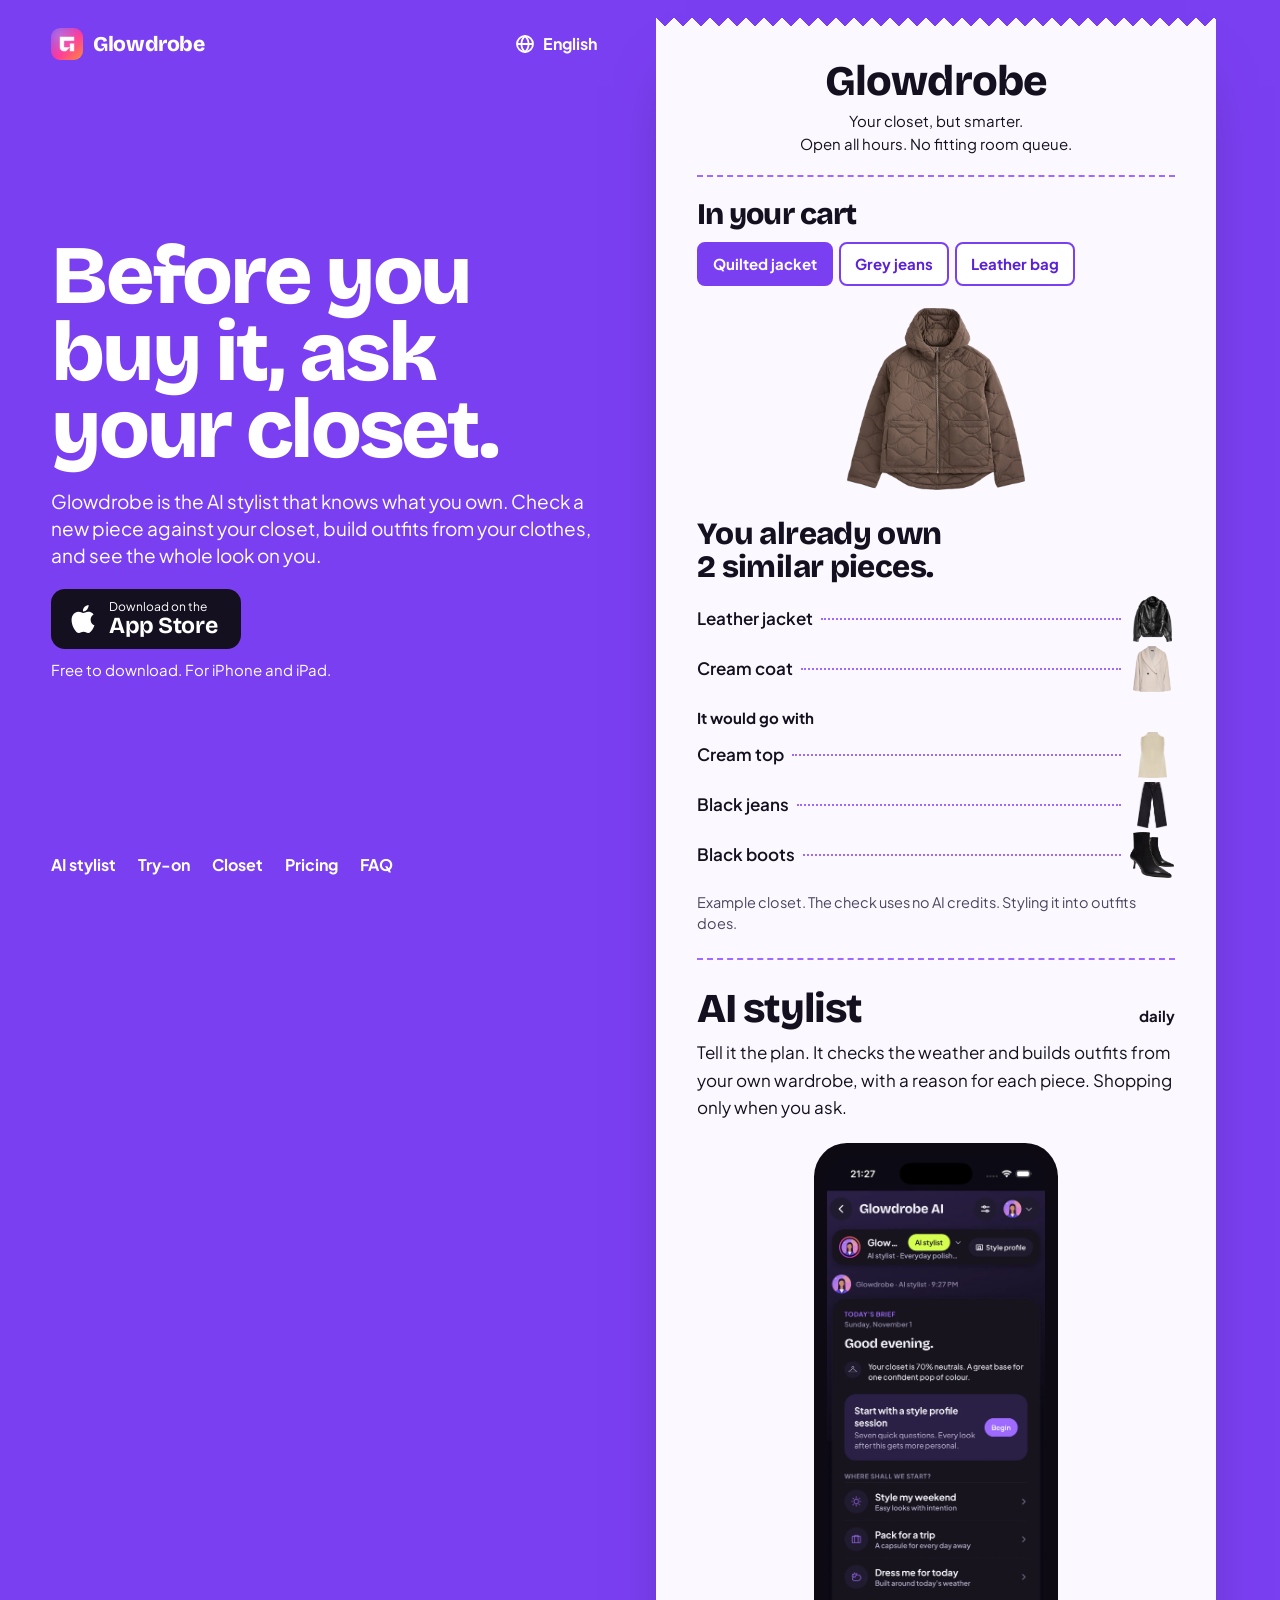
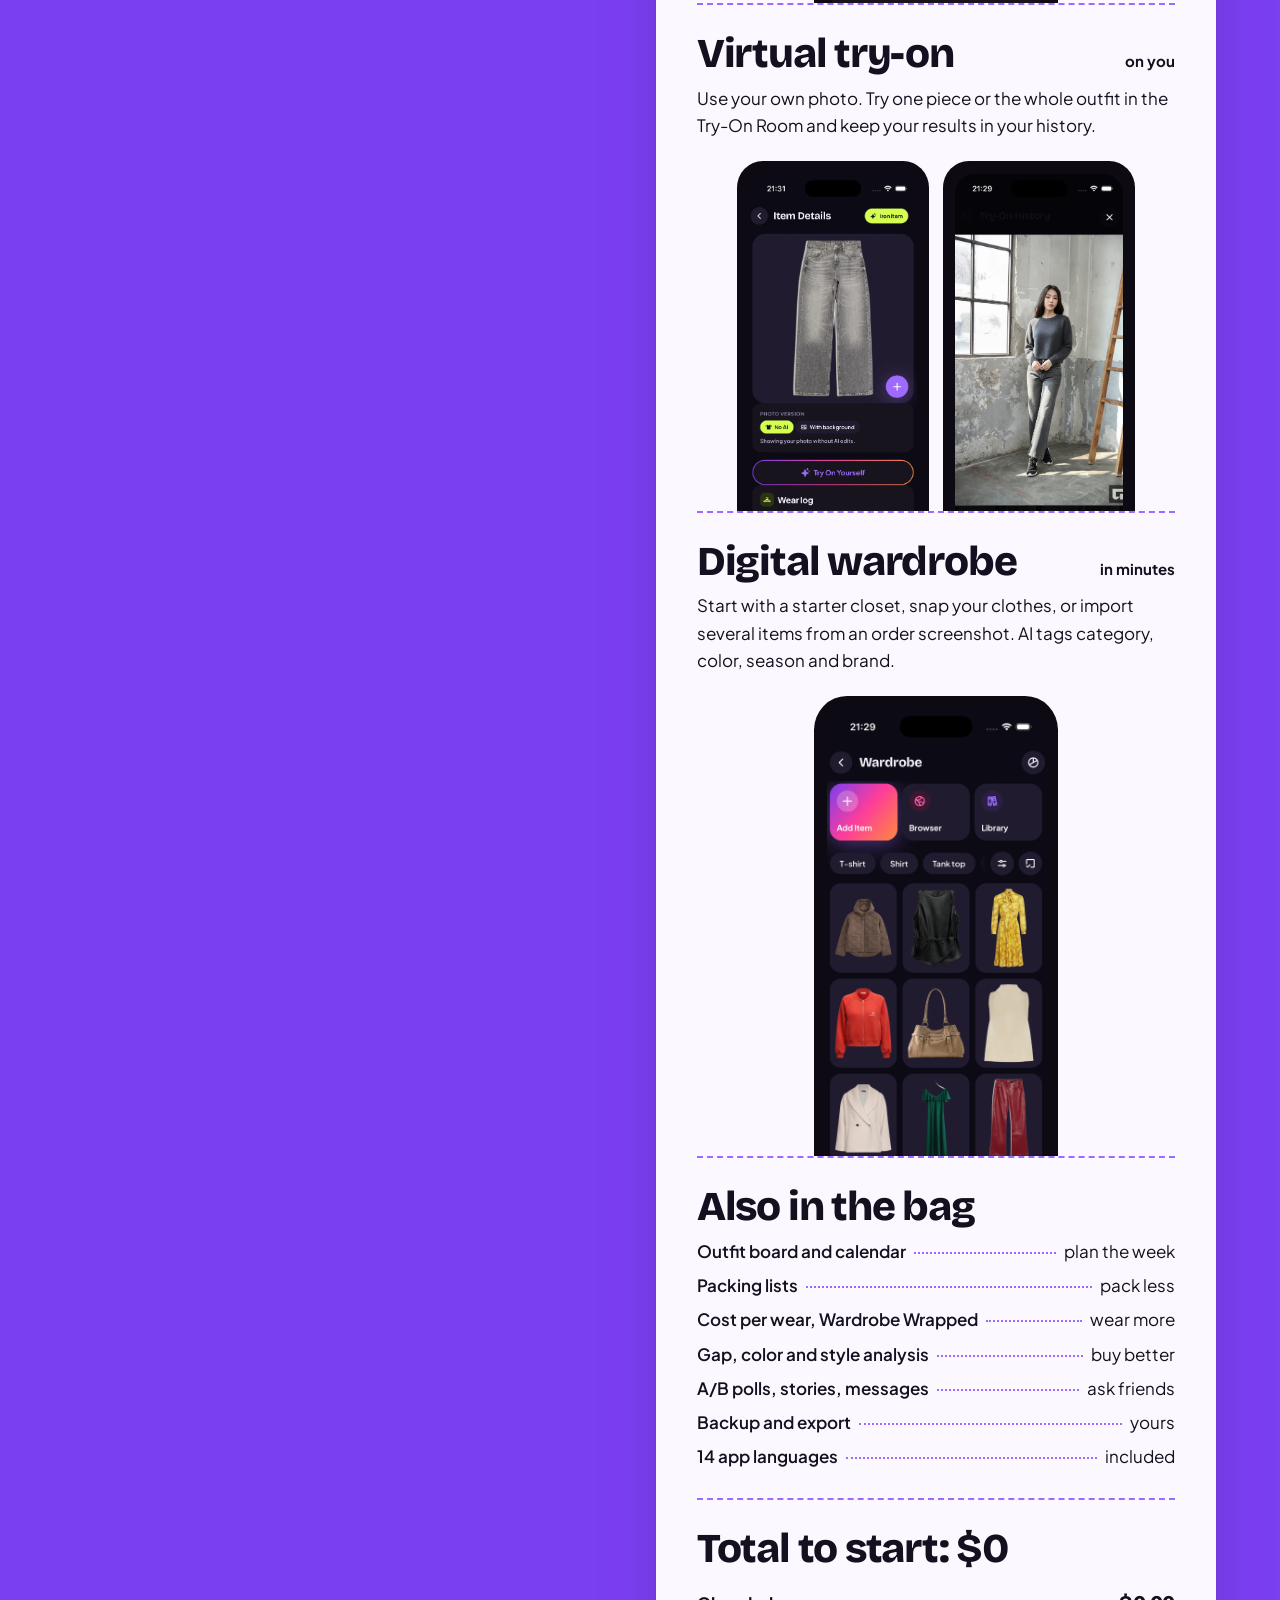
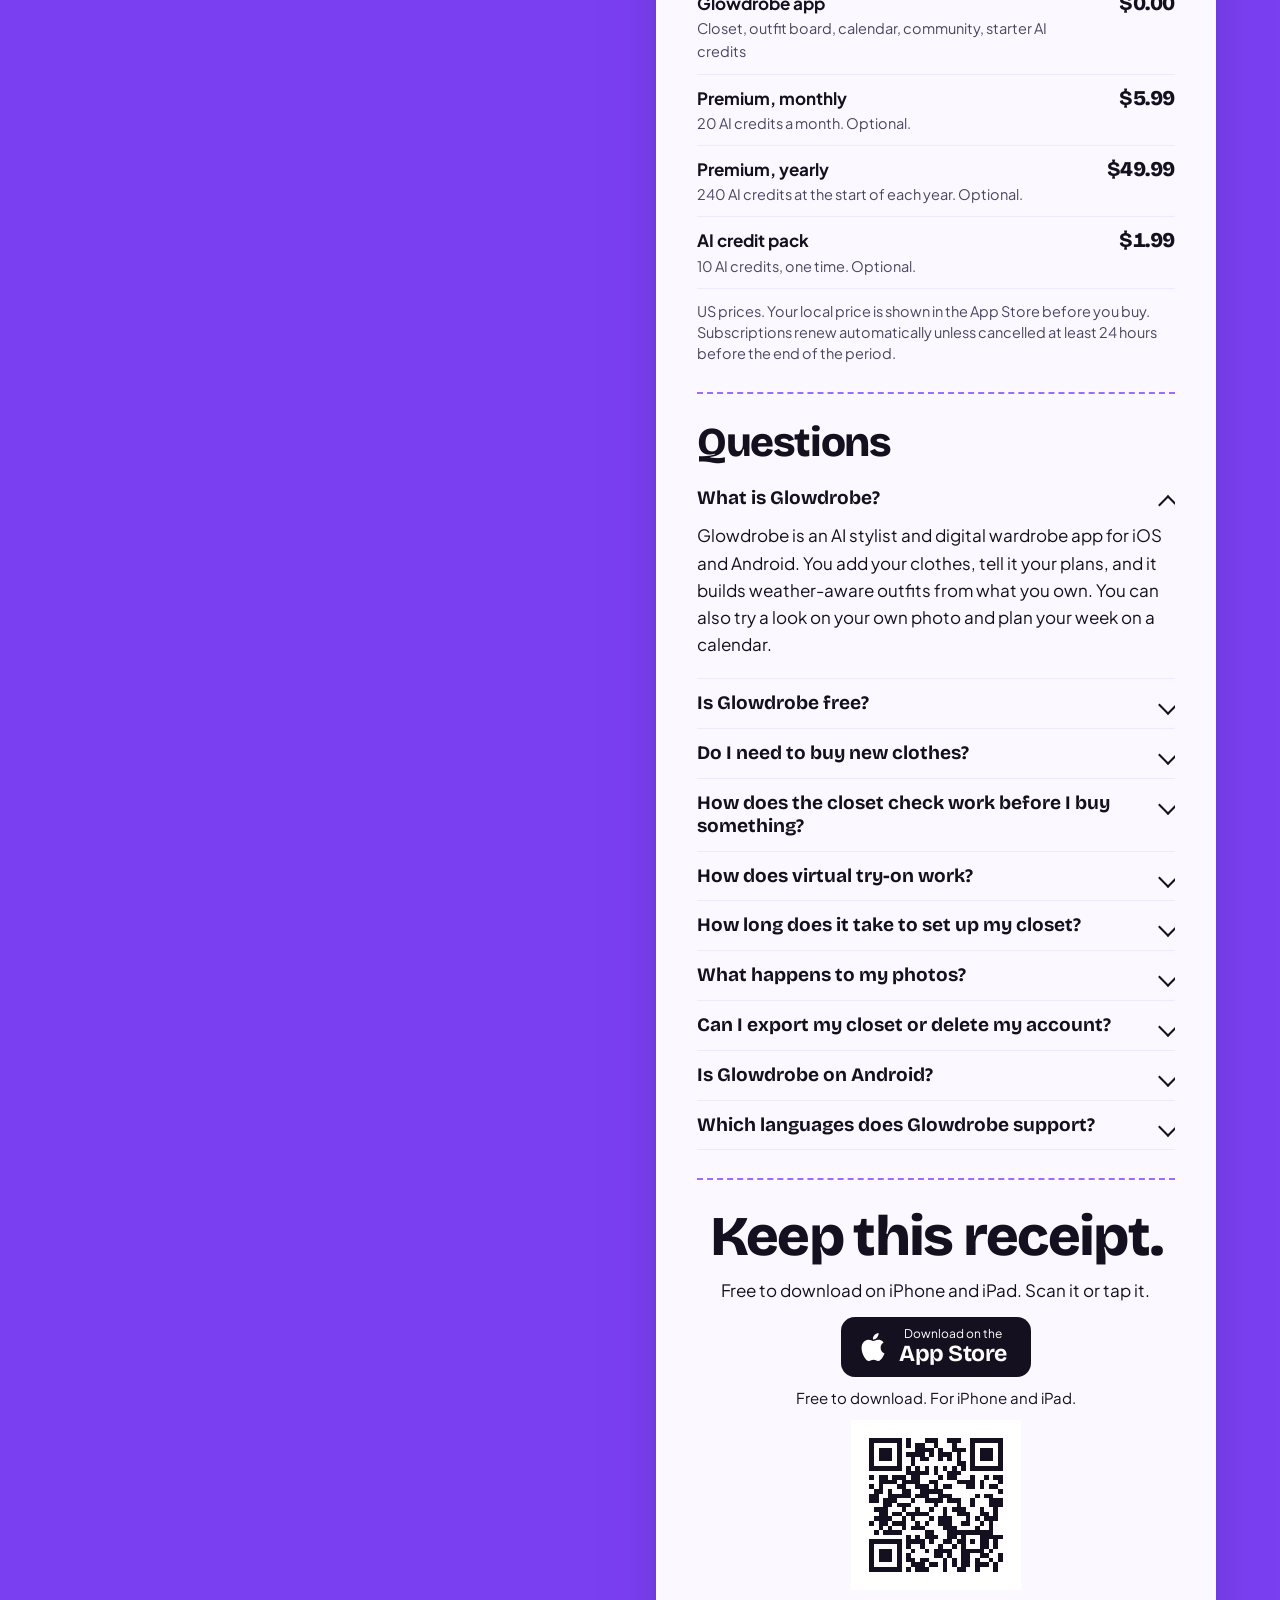
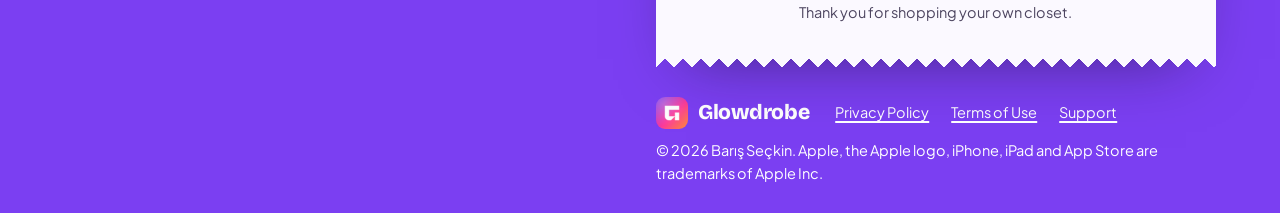
<file: index.html>
<!doctype html>
<html lang="en" dir="ltr" data-launch="live">
<head>
<meta charset="utf-8">
<meta name="viewport" content="width=device-width, initial-scale=1, viewport-fit=cover">
<title>Glowdrobe: AI Stylist &amp; Outfit Planner for Your Own Closet</title>
<meta name="description" content="Glowdrobe is an AI stylist for iOS and Android. Build outfits from clothes you own, check new pieces against your closet, and see the look on your photo.">
<meta name="theme-color" content="#7B3FF2">
<link rel="canonical" href="https://glowdrobe.ai/">
<link rel="alternate" hreflang="en" href="https://glowdrobe.ai/">
<link rel="alternate" hreflang="ar" href="https://glowdrobe.ai/ar/">
<link rel="alternate" hreflang="de" href="https://glowdrobe.ai/de/">
<link rel="alternate" hreflang="es" href="https://glowdrobe.ai/es/">
<link rel="alternate" hreflang="fr" href="https://glowdrobe.ai/fr/">
<link rel="alternate" hreflang="id" href="https://glowdrobe.ai/id/">
<link rel="alternate" hreflang="it" href="https://glowdrobe.ai/it/">
<link rel="alternate" hreflang="ja" href="https://glowdrobe.ai/ja/">
<link rel="alternate" hreflang="ko" href="https://glowdrobe.ai/ko/">
<link rel="alternate" hreflang="nl" href="https://glowdrobe.ai/nl/">
<link rel="alternate" hreflang="pl" href="https://glowdrobe.ai/pl/">
<link rel="alternate" hreflang="pt" href="https://glowdrobe.ai/pt/">
<link rel="alternate" hreflang="ru" href="https://glowdrobe.ai/ru/">
<link rel="alternate" hreflang="tr" href="https://glowdrobe.ai/tr/">
<link rel="alternate" hreflang="x-default" href="https://glowdrobe.ai/">
<meta property="og:type" content="website">
<meta property="og:site_name" content="Glowdrobe">
<meta property="og:url" content="https://glowdrobe.ai/">
<meta property="og:title" content="Glowdrobe: AI Stylist &amp; Outfit Planner for Your Own Closet">
<meta property="og:description" content="Glowdrobe is an AI stylist for iOS and Android. Build outfits from clothes you own, check new pieces against your closet, and see the look on your photo.">
<meta property="og:image" content="https://glowdrobe.ai/assets/og-image.jpg">
<meta property="og:image:width" content="1200">
<meta property="og:image:height" content="630">
<meta property="og:locale" content="en_US">
<meta name="twitter:card" content="summary_large_image">
<meta name="twitter:title" content="Glowdrobe: AI Stylist &amp; Outfit Planner for Your Own Closet">
<meta name="twitter:description" content="Glowdrobe is an AI stylist for iOS and Android. Build outfits from clothes you own, check new pieces against your closet, and see the look on your photo.">
<meta name="twitter:image" content="https://glowdrobe.ai/assets/og-image.jpg">
<meta name="apple-itunes-app" content="app-id=6757796829">
<link rel="icon" type="image/png" sizes="32x32" href="/assets/icons/icon-32.png">
<link rel="icon" type="image/png" sizes="192x192" href="/assets/icons/icon-192.png">
<link rel="apple-touch-icon" href="/assets/icons/icon-180.png">
<link rel="manifest" href="/site.webmanifest">
<link rel="preload" href="/assets/fonts/BricolageGrotesque_800ExtraBold.woff2" as="font" type="font/woff2" crossorigin>
<link rel="preload" href="/assets/fonts/PlusJakartaSans_400Regular.woff2" as="font" type="font/woff2" crossorigin>

<script src="/assets/js/config.js"></script>
<link rel="stylesheet" href="/assets/css/site.css">
<script src="/assets/js/site.js" defer></script>
<script src="/assets/js/pixels.js" defer></script>
<script type="application/ld+json">[{"@context": "https://schema.org", "@type": "MobileApplication", "name": "Glowdrobe", "alternateName": "Glowdrobe: AI Outfit Planner", "operatingSystem": "iOS, iPadOS", "applicationCategory": "LifestyleApplication", "description": "Glowdrobe is an AI stylist for iOS and Android. Build outfits from clothes you own, check new pieces against your closet, and see the look on your photo.", "url": "https://glowdrobe.ai/", "image": "https://glowdrobe.ai/assets/icons/icon-512.png", "inLanguage": "en", "offers": {"@type": "Offer", "price": "0", "priceCurrency": "USD"}, "author": {"@type": "Person", "name": "Barış Seçkin"}, "downloadUrl": "https://apps.apple.com/app/id6757796829", "installUrl": "https://apps.apple.com/app/id6757796829"}, {"@context": "https://schema.org", "@type": "FAQPage", "inLanguage": "en", "mainEntity": [{"@type": "Question", "name": "What is Glowdrobe?", "acceptedAnswer": {"@type": "Answer", "text": "Glowdrobe is an AI stylist and digital wardrobe app for iOS and Android. You add your clothes, tell it your plans, and it builds weather-aware outfits from what you own. You can also try a look on your own photo and plan your week on a calendar."}}, {"@type": "Question", "name": "Is Glowdrobe free?", "acceptedAnswer": {"@type": "Answer", "text": "It's free to download. AI features such as outfit suggestions and virtual try-on use AI credits. You can buy a one-time pack of 10 AI credits or subscribe to Premium."}}, {"@type": "Question", "name": "Do I need to buy new clothes?", "acceptedAnswer": {"@type": "Answer", "text": "No. Outfits are built from your closet, and shopping suggestions only appear when you ask for them."}}, {"@type": "Question", "name": "How does the closet check work before I buy something?", "acceptedAnswer": {"@type": "Answer", "text": "Add a product from your browser, a screenshot or your photo library. Glowdrobe compares it with your closet and tells you if you already own something similar. The check itself uses no AI credits."}}, {"@type": "Question", "name": "How does virtual try-on work?", "acceptedAnswer": {"@type": "Answer", "text": "Upload a photo of yourself, pick a piece or a whole outfit, and Glowdrobe generates a preview of the look on you. Results are saved in your try-on history."}}, {"@type": "Question", "name": "How long does it take to set up my closet?", "acceptedAnswer": {"@type": "Answer", "text": "Minutes, not a weekend. Start with a starter closet, photograph your clothes, or import several items from one order screenshot. AI tags each piece for you."}}, {"@type": "Question", "name": "What happens to my photos?", "acceptedAnswer": {"@type": "Answer", "text": "Photos are processed to deliver the feature you asked for, like tagging an item or generating a try-on. The full details are in our Privacy Policy."}}, {"@type": "Question", "name": "Can I export my closet or delete my account?", "acceptedAnswer": {"@type": "Answer", "text": "Yes to both. You can back up and export your data, and you can delete your account right inside the app."}}, {"@type": "Question", "name": "Is Glowdrobe on Android?", "acceptedAnswer": {"@type": "Answer", "text": "Yes, it's on the way. Glowdrobe is coming to both iOS and Android."}}, {"@type": "Question", "name": "Which languages does Glowdrobe support?", "acceptedAnswer": {"@type": "Answer", "text": "The app is available in 14 languages: Arabic, Dutch, English, French, German, Indonesian, Italian, Japanese, Korean, Polish, Portuguese, Russian, Spanish and Turkish."}}]}]</script>
<script>(function(){var l=new URLSearchParams(location.search).get('lang');if(l&&["ar", "de", "es", "fr", "id", "it", "ja", "ko", "nl", "pl", "pt", "ru", "tr"].indexOf(l)>-1)location.replace('/'+l+'/');})();</script>
</head>
<body id="top">
<a class="skip" href="#main">Skip to content</a>
<div class="split">
  <aside class="side" data-hero>
    <div class="side-top">
      <a class="brand" href="/" aria-label="Glowdrobe home"><img src="/assets/icons/icon-192.png" width="32" height="32" alt="">Glowdrobe</a>
      <details class="langs"><summary><span class="sr">Language: </span><svg viewBox="0 0 20 20" aria-hidden="true"><circle cx="10" cy="10" r="8" fill="none" stroke="currentColor" stroke-width="1.8"/><path d="M2 10h16M10 2c2.4 2.2 3.6 4.9 3.6 8s-1.2 5.8-3.6 8c-2.4-2.2-3.6-4.9-3.6-8S7.6 4.2 10 2z" fill="none" stroke="currentColor" stroke-width="1.8"/></svg><span>English</span></summary><ul><li><a href="/id/" hreflang="id" lang="id">Bahasa Indonesia</a></li><li><a href="/de/" hreflang="de" lang="de">Deutsch</a></li><li><a href="/" hreflang="en" lang="en" aria-current="true">English</a></li><li><a href="/es/" hreflang="es" lang="es">Español</a></li><li><a href="/fr/" hreflang="fr" lang="fr">Français</a></li><li><a href="/it/" hreflang="it" lang="it">Italiano</a></li><li><a href="/nl/" hreflang="nl" lang="nl">Nederlands</a></li><li><a href="/pl/" hreflang="pl" lang="pl">Polski</a></li><li><a href="/pt/" hreflang="pt" lang="pt">Português</a></li><li><a href="/tr/" hreflang="tr" lang="tr">Türkçe</a></li><li><a href="/ru/" hreflang="ru" lang="ru">Русский</a></li><li><a href="/ar/" hreflang="ar" lang="ar">العربية</a></li><li><a href="/ja/" hreflang="ja" lang="ja">日本語</a></li><li><a href="/ko/" hreflang="ko" lang="ko">한국어</a></li></ul></details>
    </div>
    <div class="side-mid">
      <h1 class="">Before you buy it, ask your closet.</h1>
      <p>Glowdrobe is the AI stylist that knows what you own. Check a new piece against your closet, build outfits from your clothes, and see the whole look on you.</p>
      <div class="cta">
  <form class="notify" data-when="prelaunch" data-source="hero" novalidate>
    <label class="sr" for="n-hero">Email address</label>
    <div class="notify-row"><input id="n-hero" type="email" required autocomplete="email" inputmode="email" dir="ltr" placeholder="Your email"><button type="submit">Notify me</button></div>
    <input class="hp" type="text" name="website" tabindex="-1" autocomplete="off" aria-hidden="true">
    <p class="notify-msg" role="status" aria-live="polite"></p>
  </form>
  <a class="store" data-when="live" data-store-link href="#" rel="noopener" aria-label="Download Glowdrobe on the App Store" dir="ltr"><svg viewBox="0 0 24 24" aria-hidden="true"><path fill="currentColor" d="M12.152 6.896c-.948 0-2.415-1.078-3.96-1.04-2.04.027-3.91 1.183-4.961 3.014-2.117 3.675-.546 9.103 1.519 12.09 1.013 1.454 2.208 3.09 3.792 3.039 1.52-.065 2.09-.987 3.935-.987 1.831 0 2.35.987 3.96.948 1.637-.026 2.676-1.48 3.676-2.948 1.156-1.688 1.636-3.325 1.662-3.415-.039-.013-3.182-1.221-3.22-4.857-.026-3.04 2.48-4.494 2.597-4.559-1.429-2.09-3.623-2.324-4.39-2.376-2-.156-3.675 1.09-4.61 1.09zM15.53 3.83c.843-1.012 1.4-2.427 1.245-3.83-1.207.052-2.662.805-3.532 1.818-.78.896-1.454 2.338-1.273 3.714 1.338.104 2.715-.688 3.559-1.701"/></svg><span><small>Download on the</small><strong>App Store</strong></span></a>
  <p class="cta-note" data-when="prelaunch">Coming soon to iOS and Android. One email the day it&#x27;s live.</p><p class="cta-note" data-when="live">Free to download. For iPhone and iPad.</p>
</div>
    </div>
    <nav class="side-nav" aria-label="On this receipt">
      <a href="#stylist">AI stylist</a><a href="#tryon">Try-on</a><a href="#closet">Closet</a><a href="#total">Pricing</a><a href="#faq">FAQ</a>
    </nav>
  </aside>

  <div class="col">
  <main id="main" class="paper">
    <section class="head">
      <p class="shop">Glowdrobe</p>
      <p>Your closet, but smarter.</p>
      <p>Open all hours. No fitting room queue.</p>
    </section>

    <section class="scan" aria-labelledby="scan-h">
      <h2 id="scan-h">In your cart</h2>
      <div class="tabs" role="tablist" aria-label="Choose an example product">
        <button type="button" role="tab" aria-selected="true" aria-controls="result" data-p="plaid">Quilted jacket</button>
        <button type="button" role="tab" aria-selected="false" aria-controls="result" data-p="jeans">Grey jeans</button>
        <button type="button" role="tab" aria-selected="false" aria-controls="result" data-p="hoodie">Leather bag</button>
      </div>
      <div class="scan-item">
        <img id="cart-img" src="/assets/items/quilted_jacket.webp" width="979" height="1000" alt="Quilted jacket" fetchpriority="high" decoding="async">
        <div class="beam" aria-hidden="true"></div>
        <p class="line-check" aria-hidden="true">Checking your closet</p>
      </div>
      <div class="result" id="result" role="tabpanel" aria-live="polite">
        <p class="verdict" id="r-head">You already own 2 similar pieces.</p>
        <ul class="print" id="r-similar">
          <li><span>Leather jacket</span><i></i><img src="/assets/items/leather_jacket.webp" width="443" height="522" alt="" loading="lazy"></li>
          <li><span>Cream coat</span><i></i><img src="/assets/items/cream_coat.webp" width="482" height="585" alt="" loading="lazy"></li>
        </ul>
        <p class="line">It would go with</p>
        <ul class="print" id="r-goes">
          <li><span>Cream top</span><i></i><img src="/assets/items/cream_top.webp" width="274" height="434" alt="" loading="lazy"></li>
          <li><span>Black jeans</span><i></i><img src="/assets/items/dark_jeans.webp" width="505" height="771" alt="" loading="lazy"></li>
          <li><span>Black boots</span><i></i><img src="/assets/items/boots.webp" width="589" height="610" alt="" loading="lazy"></li>
        </ul>
      </div>
      <p class="small">Example closet. The check uses no AI credits. Styling it into outfits does.</p>
    </section>

    <section class="li" id="stylist">
      <h2>AI stylist <span class="qty">daily</span></h2>
      <p>Tell it the plan. It checks the weather and builds outfits from your own wardrobe, with a reason for each piece. Shopping only when you ask.</p>
      <div class="art"><div class="phone"><img src="/assets/app/en/ai.webp" width="1000" height="2174" alt="Glowdrobe AI screen with options such as Dress me for today and Pack for a trip" decoding="async" loading="lazy"></div></div>
    </section>

    <section class="li" id="tryon">
      <h2>Virtual try-on <span class="qty">on you</span></h2>
      <p>Use your own photo. Try one piece or the whole outfit in the Try-On Room and keep your results in your history.</p>
      <div class="art art-2"><div class="phone"><img src="/assets/app/en/item.webp" width="1000" height="2174" alt="Grey jeans in the closet with a button to try them on yourself" decoding="async" loading="lazy"></div><div class="phone"><img src="/assets/app/en/tryon.webp" width="1000" height="2174" alt="Try-on result showing a sweater and grey jeans on a person" decoding="async" loading="lazy"></div></div>
    </section>

    <section class="li" id="closet">
      <h2>Digital wardrobe <span class="qty">in minutes</span></h2>
      <p>Start with a starter closet, snap your clothes, or import several items from an order screenshot. AI tags category, color, season and brand.</p>
      <div class="art"><div class="phone"><img src="/assets/app/en/wardrobe.webp" width="1000" height="2174" alt="Digital wardrobe with clothing tiles" decoding="async" loading="lazy"></div></div>
    </section>

    <section class="li">
      <h2>Also in the bag</h2>
      <ul class="extras">
        <li><span>Outfit board and calendar</span><i></i><span>plan the week</span></li>
        <li><span>Packing lists</span><i></i><span>pack less</span></li>
        <li><span>Cost per wear, Wardrobe Wrapped</span><i></i><span>wear more</span></li>
        <li><span>Gap, color and style analysis</span><i></i><span>buy better</span></li>
        <li><span>A/B polls, stories, messages</span><i></i><span>ask friends</span></li>
        <li><span>Backup and export</span><i></i><span>yours</span></li>
        <li><span>14 app languages</span><i></i><span>included</span></li>
      </ul>
    </section>

    <section class="li" id="total">
      <h2>Total to start: $0</h2>
      <table class="prices">
        <caption class="sr">Glowdrobe plans and prices in US dollars</caption>
        <thead class="sr"><tr><th scope="col">Plan</th><th scope="col">Price</th></tr></thead>
        <tbody>
          <tr><th scope="row">Glowdrobe app<small>Closet, outfit board, calendar, community, starter AI credits</small></th><td dir="ltr">$0.00</td></tr>
          <tr><th scope="row">Premium, monthly<small>20 AI credits a month. Optional.</small></th><td dir="ltr">$5.99</td></tr>
          <tr><th scope="row">Premium, yearly<small>240 AI credits at the start of each year. Optional.</small></th><td dir="ltr">$49.99</td></tr>
          <tr><th scope="row">AI credit pack<small>10 AI credits, one time. Optional.</small></th><td dir="ltr">$1.99</td></tr>
        </tbody>
      </table>
      <p class="small">US prices. Your local price is shown in the App Store before you buy. Subscriptions renew automatically unless cancelled at least 24 hours before the end of the period.</p>
    </section>

    <section class="li" id="faq">
      <h2>Questions</h2>
      <div class="faq"><details open><summary>What is Glowdrobe?</summary><p>Glowdrobe is an AI stylist and digital wardrobe app for iOS and Android. You add your clothes, tell it your plans, and it builds weather-aware outfits from what you own. You can also try a look on your own photo and plan your week on a calendar.</p></details>
<details><summary>Is Glowdrobe free?</summary><p>It's free to download. AI features such as outfit suggestions and virtual try-on use AI credits. You can buy a one-time pack of 10 AI credits or subscribe to Premium.</p></details>
<details><summary>Do I need to buy new clothes?</summary><p>No. Outfits are built from your closet, and shopping suggestions only appear when you ask for them.</p></details>
<details><summary>How does the closet check work before I buy something?</summary><p>Add a product from your browser, a screenshot or your photo library. Glowdrobe compares it with your closet and tells you if you already own something similar. The check itself uses no AI credits.</p></details>
<details><summary>How does virtual try-on work?</summary><p>Upload a photo of yourself, pick a piece or a whole outfit, and Glowdrobe generates a preview of the look on you. Results are saved in your try-on history.</p></details>
<details><summary>How long does it take to set up my closet?</summary><p>Minutes, not a weekend. Start with a starter closet, photograph your clothes, or import several items from one order screenshot. AI tags each piece for you.</p></details>
<details><summary>What happens to my photos?</summary><p>Photos are processed to deliver the feature you asked for, like tagging an item or generating a try-on. The full details are in our <a href="https://legal.glowdrobe.ai/privacy-policy" target="_blank" rel="noopener">Privacy Policy</a>.</p></details>
<details><summary>Can I export my closet or delete my account?</summary><p>Yes to both. You can back up and export your data, and you can delete your account right inside the app.</p></details>
<details><summary>Is Glowdrobe on Android?</summary><p>Yes, it's on the way. Glowdrobe is coming to both iOS and Android.</p></details>
<details><summary>Which languages does Glowdrobe support?</summary><p>The app is available in 14 languages: Arabic, Dutch, English, French, German, Indonesian, Italian, Japanese, Korean, Polish, Portuguese, Russian, Spanish and Turkish.</p></details></div>
    </section>

    <section class="li last" id="close" data-close>
      <h2>Keep this receipt.</h2>
      <p data-when="prelaunch">Glowdrobe is coming to iOS and Android. Leave your email and we&#x27;ll tell you the day it lands.</p>
      <p data-when="live">Free to download on iPhone and iPad. Scan it or tap it.</p>
      <div class="cta">
  <form class="notify" data-when="prelaunch" data-source="close" novalidate>
    <label class="sr" for="n-close">Email address</label>
    <div class="notify-row"><input id="n-close" type="email" required autocomplete="email" inputmode="email" dir="ltr" placeholder="Your email"><button type="submit">Notify me</button></div>
    <input class="hp" type="text" name="website" tabindex="-1" autocomplete="off" aria-hidden="true">
    <p class="notify-msg" role="status" aria-live="polite"></p>
  </form>
  <a class="store" data-when="live" data-store-link href="#" rel="noopener" aria-label="Download Glowdrobe on the App Store" dir="ltr"><svg viewBox="0 0 24 24" aria-hidden="true"><path fill="currentColor" d="M12.152 6.896c-.948 0-2.415-1.078-3.96-1.04-2.04.027-3.91 1.183-4.961 3.014-2.117 3.675-.546 9.103 1.519 12.09 1.013 1.454 2.208 3.09 3.792 3.039 1.52-.065 2.09-.987 3.935-.987 1.831 0 2.35.987 3.96.948 1.637-.026 2.676-1.48 3.676-2.948 1.156-1.688 1.636-3.325 1.662-3.415-.039-.013-3.182-1.221-3.22-4.857-.026-3.04 2.48-4.494 2.597-4.559-1.429-2.09-3.623-2.324-4.39-2.376-2-.156-3.675 1.09-4.61 1.09zM15.53 3.83c.843-1.012 1.4-2.427 1.245-3.83-1.207.052-2.662.805-3.532 1.818-.78.896-1.454 2.338-1.273 3.714 1.338.104 2.715-.688 3.559-1.701"/></svg><span><small>Download on the</small><strong>App Store</strong></span></a>
  <p class="cta-note" data-when="prelaunch">Coming soon to iOS and Android. One email the day it&#x27;s live.</p><p class="cta-note" data-when="live">Free to download. For iPhone and iPad.</p>
</div>
      <div class="barcode" data-when="prelaunch" aria-hidden="true"><svg viewBox="0 0 270 60" preserveAspectRatio="none" fill="currentColor"><rect x="0" width="2" height="60"/><rect x="4" width="1" height="60"/><rect x="7" width="1" height="60"/><rect x="11" width="4" height="60"/><rect x="17" width="1" height="60"/><rect x="20" width="2" height="60"/><rect x="25" width="4" height="60"/><rect x="30" width="1" height="60"/><rect x="33" width="1" height="60"/><rect x="35" width="1" height="60"/><rect x="38" width="4" height="60"/><rect x="43" width="3" height="60"/><rect x="47" width="4" height="60"/><rect x="54" width="3" height="60"/><rect x="60" width="1" height="60"/><rect x="63" width="1" height="60"/><rect x="66" width="3" height="60"/><rect x="72" width="4" height="60"/><rect x="77" width="1" height="60"/><rect x="81" width="1" height="60"/><rect x="83" width="1" height="60"/><rect x="85" width="4" height="60"/><rect x="92" width="1" height="60"/><rect x="96" width="1" height="60"/><rect x="100" width="2" height="60"/><rect x="104" width="1" height="60"/><rect x="108" width="4" height="60"/><rect x="113" width="3" height="60"/><rect x="118" width="2" height="60"/><rect x="122" width="3" height="60"/><rect x="127" width="2" height="60"/><rect x="131" width="1" height="60"/><rect x="135" width="2" height="60"/><rect x="139" width="1" height="60"/><rect x="142" width="1" height="60"/><rect x="146" width="4" height="60"/><rect x="152" width="1" height="60"/><rect x="155" width="2" height="60"/><rect x="160" width="4" height="60"/><rect x="165" width="1" height="60"/><rect x="168" width="1" height="60"/><rect x="170" width="1" height="60"/><rect x="173" width="4" height="60"/><rect x="178" width="3" height="60"/><rect x="182" width="4" height="60"/><rect x="189" width="3" height="60"/><rect x="195" width="1" height="60"/><rect x="198" width="1" height="60"/><rect x="201" width="3" height="60"/><rect x="207" width="4" height="60"/><rect x="212" width="1" height="60"/><rect x="216" width="1" height="60"/><rect x="218" width="1" height="60"/><rect x="220" width="4" height="60"/><rect x="227" width="1" height="60"/><rect x="231" width="1" height="60"/><rect x="235" width="2" height="60"/><rect x="239" width="1" height="60"/><rect x="243" width="4" height="60"/><rect x="248" width="3" height="60"/><rect x="253" width="2" height="60"/><rect x="257" width="3" height="60"/><rect x="262" width="2" height="60"/><rect x="266" width="1" height="60"/></svg></div>
      <figure class="qr" data-when="live"><img src="/assets/qr-appstore.svg" width="170" height="170" alt="QR code linking to Glowdrobe on the App Store" loading="lazy"></figure>
      <p class="small center">Thank you for shopping your own closet.</p>
    </section>

  </main>
    <footer class="foot"><div class="foot-in">
      <a class="brand" href="/"><img src="/assets/icons/icon-192.png" width="32" height="32" alt="" loading="lazy">Glowdrobe</a>
      <nav aria-label="Legal"><a href="https://legal.glowdrobe.ai/privacy-policy" target="_blank" rel="noopener">Privacy Policy</a><a href="https://legal.glowdrobe.ai/terms-of-use" target="_blank" rel="noopener">Terms of Use</a><a href="https://legal.glowdrobe.ai/support" target="_blank" rel="noopener">Support</a></nav>
      <p class="legal">© 2026 Barış Seçkin. Apple, the Apple logo, iPhone, iPad and App Store are trademarks of Apple Inc.</p>
    </div></footer>
  </div>
</div>
<div class="dock"><a href="#close" data-when="prelaunch">Tell me when it&#x27;s live</a><a data-when="live" data-store-link href="#" rel="noopener">Get it on the App Store</a></div>
<script id="gd-i18n" type="application/json">{"in_cart_suffix": "in the cart", "similar_two": "You already own 2 similar pieces.", "similar_none": "Nothing like this in your closet yet — it would be a new addition.", "p_plaid": "Quilted jacket", "p_jeans": "Grey jeans", "p_hoodie": "Leather bag", "i_leather": "Leather jacket", "i_shirt": "Cream coat", "i_tee": "Cream top", "i_navy": "Black jeans", "i_boots": "Black boots", "i_light": "Light jeans", "i_henley": "Black top", "i_sneakers": "Burgundy loafers", "i_bag": "Leather bag", "err_email": "That email doesn't look right. Check it and try again.", "mail_subject": "Glowdrobe launch list", "mail_body": "Please tell me when Glowdrobe launches:", "mail_opened": "If your mail app opened, hit send and you're on the list. If not, email contact@glowdrobe.ai.", "adding": "Adding you...", "added": "You're on the list. We'll email you the day it's live.", "err_send": "That didn't go through. Try again in a moment.", "consent_text": "We'd like to use Meta and TikTok cookies to measure our ads. Your choice.", "consent_accept": "Accept", "consent_decline": "No thanks", "consent_policy": "Privacy Policy"}</script>
</body>
</html>
</file>
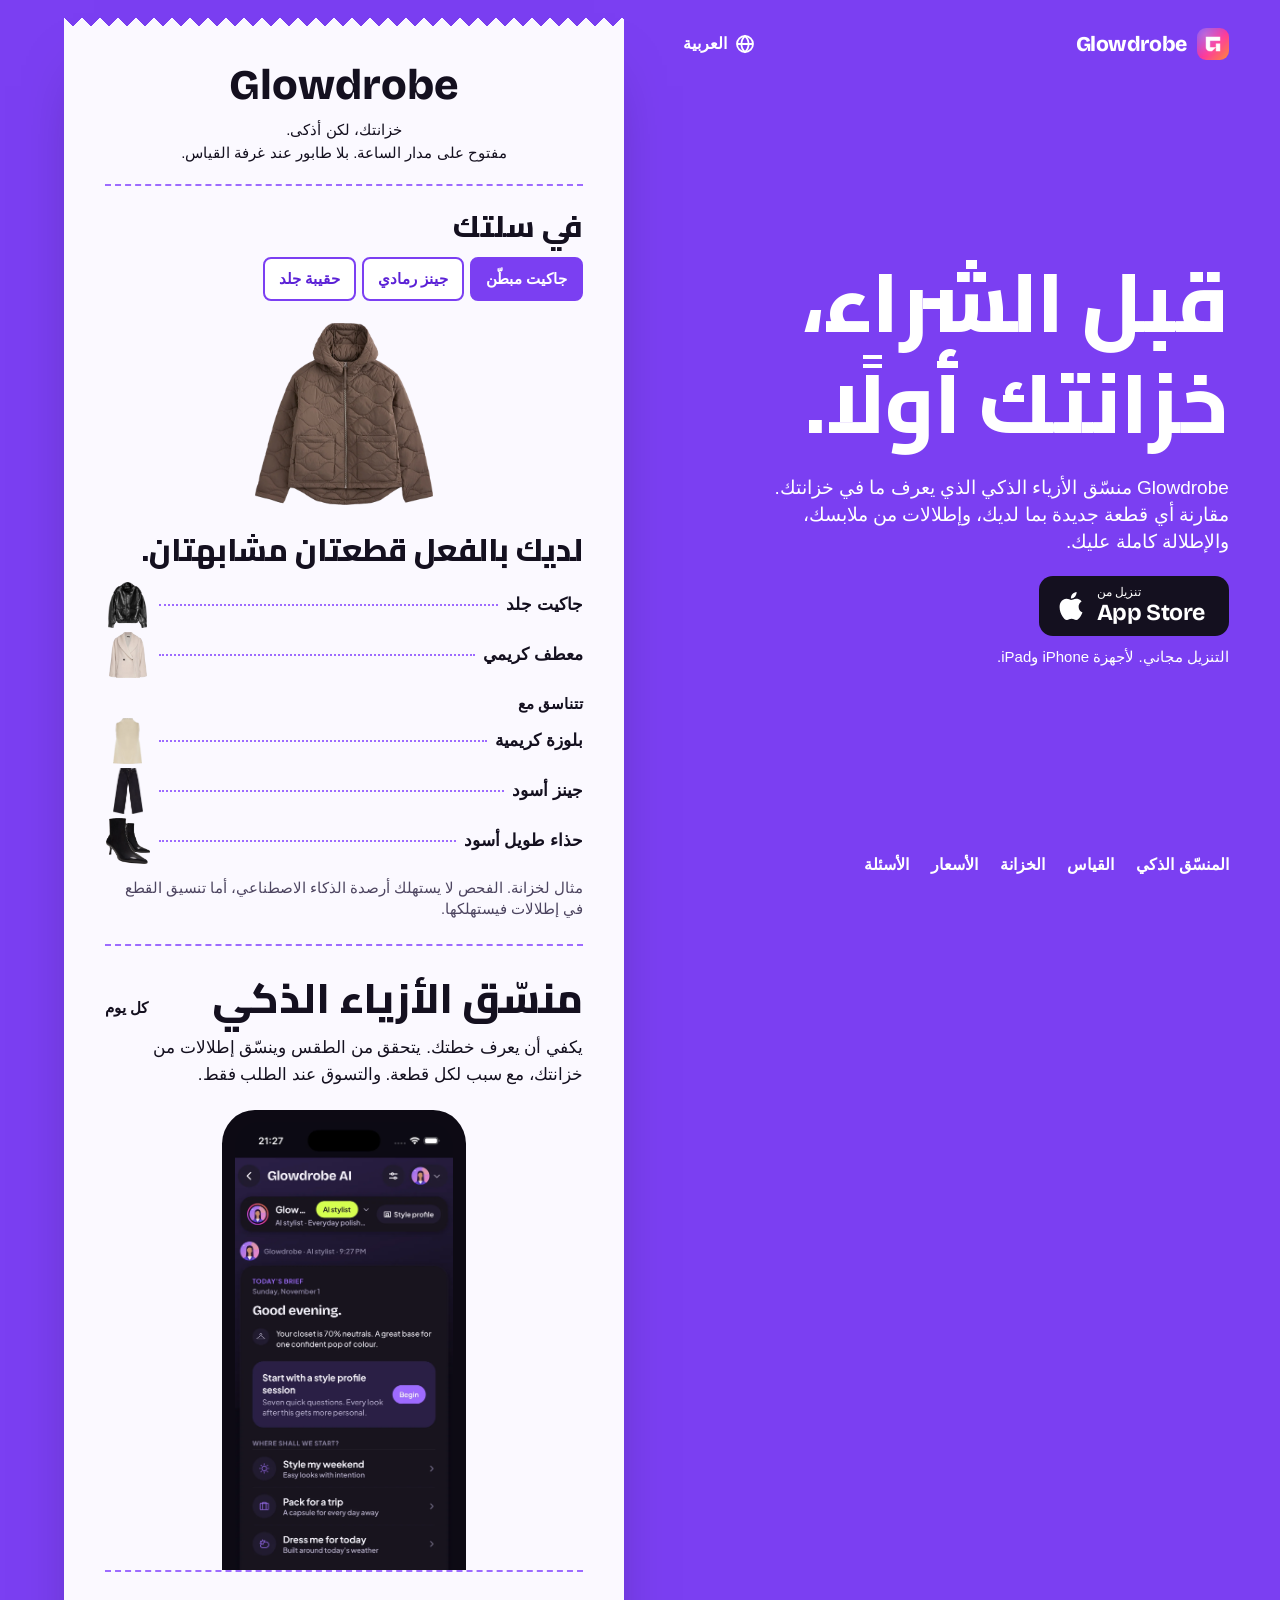
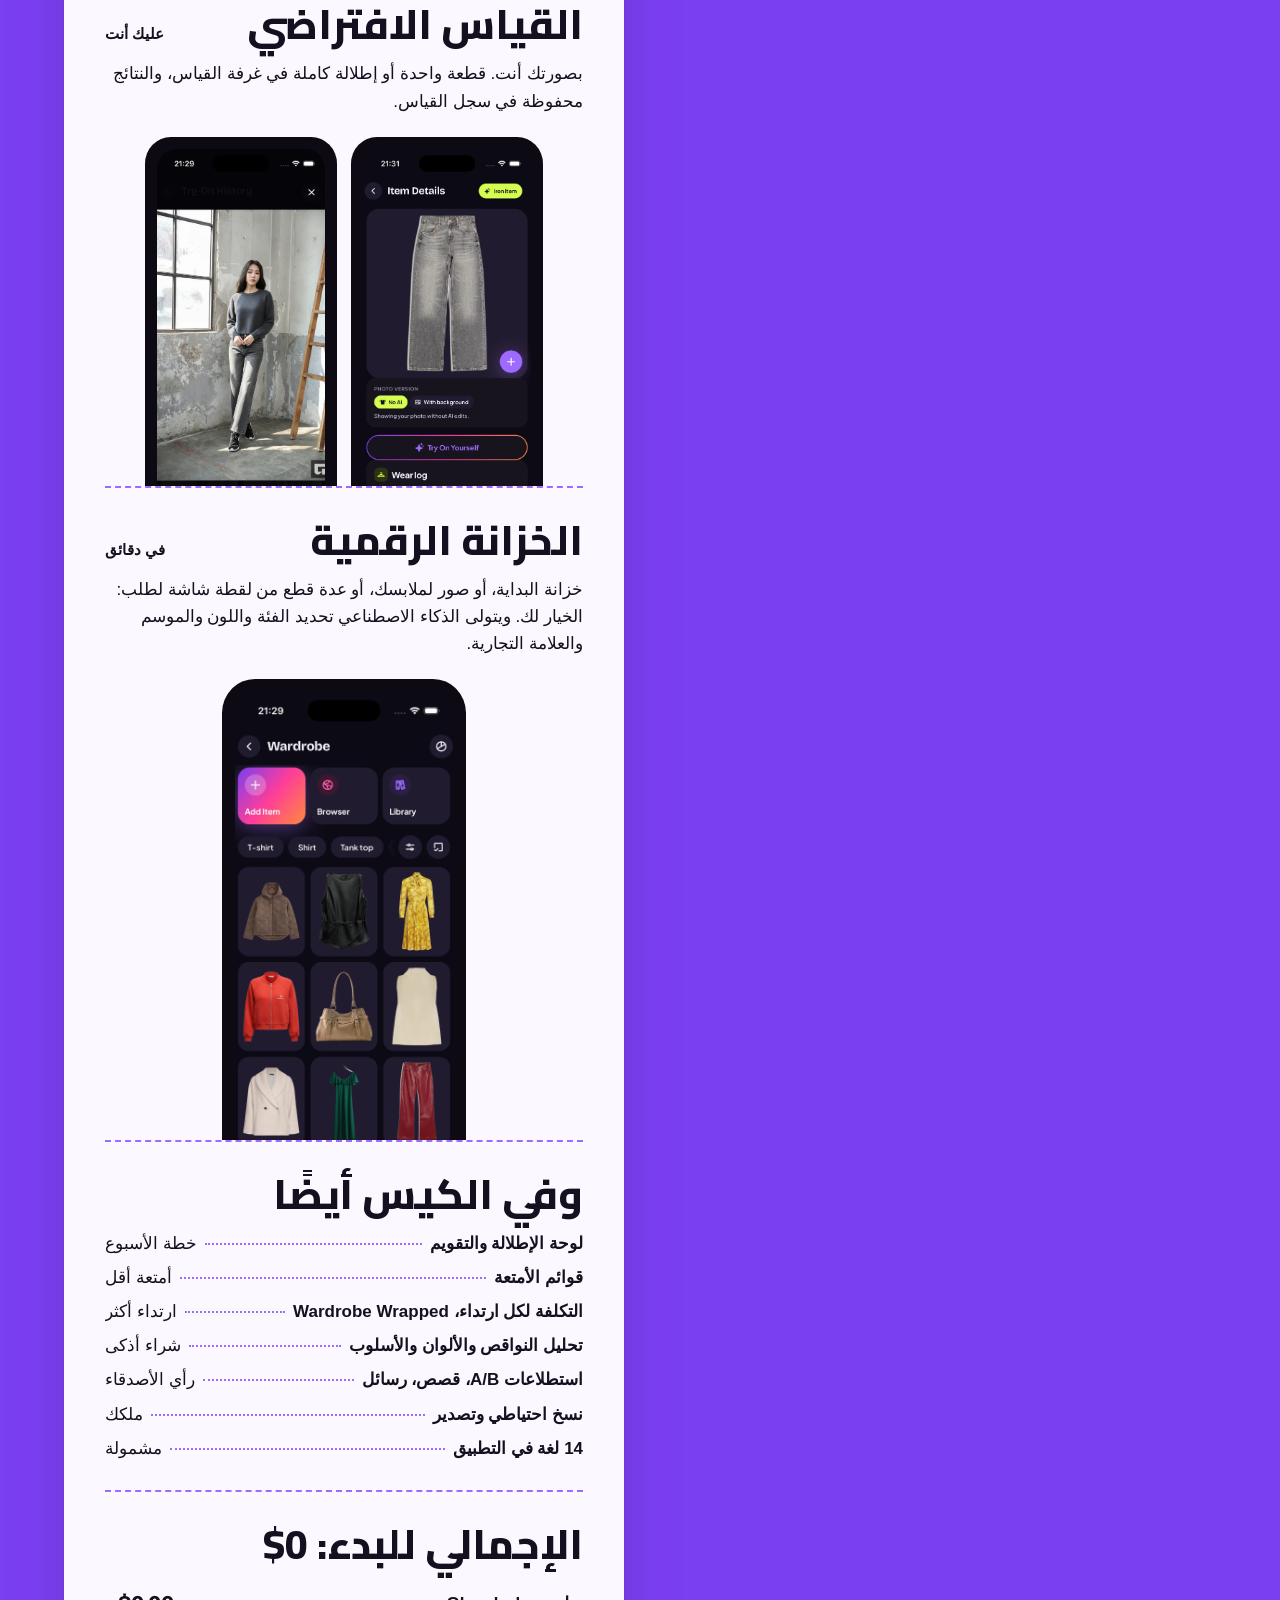
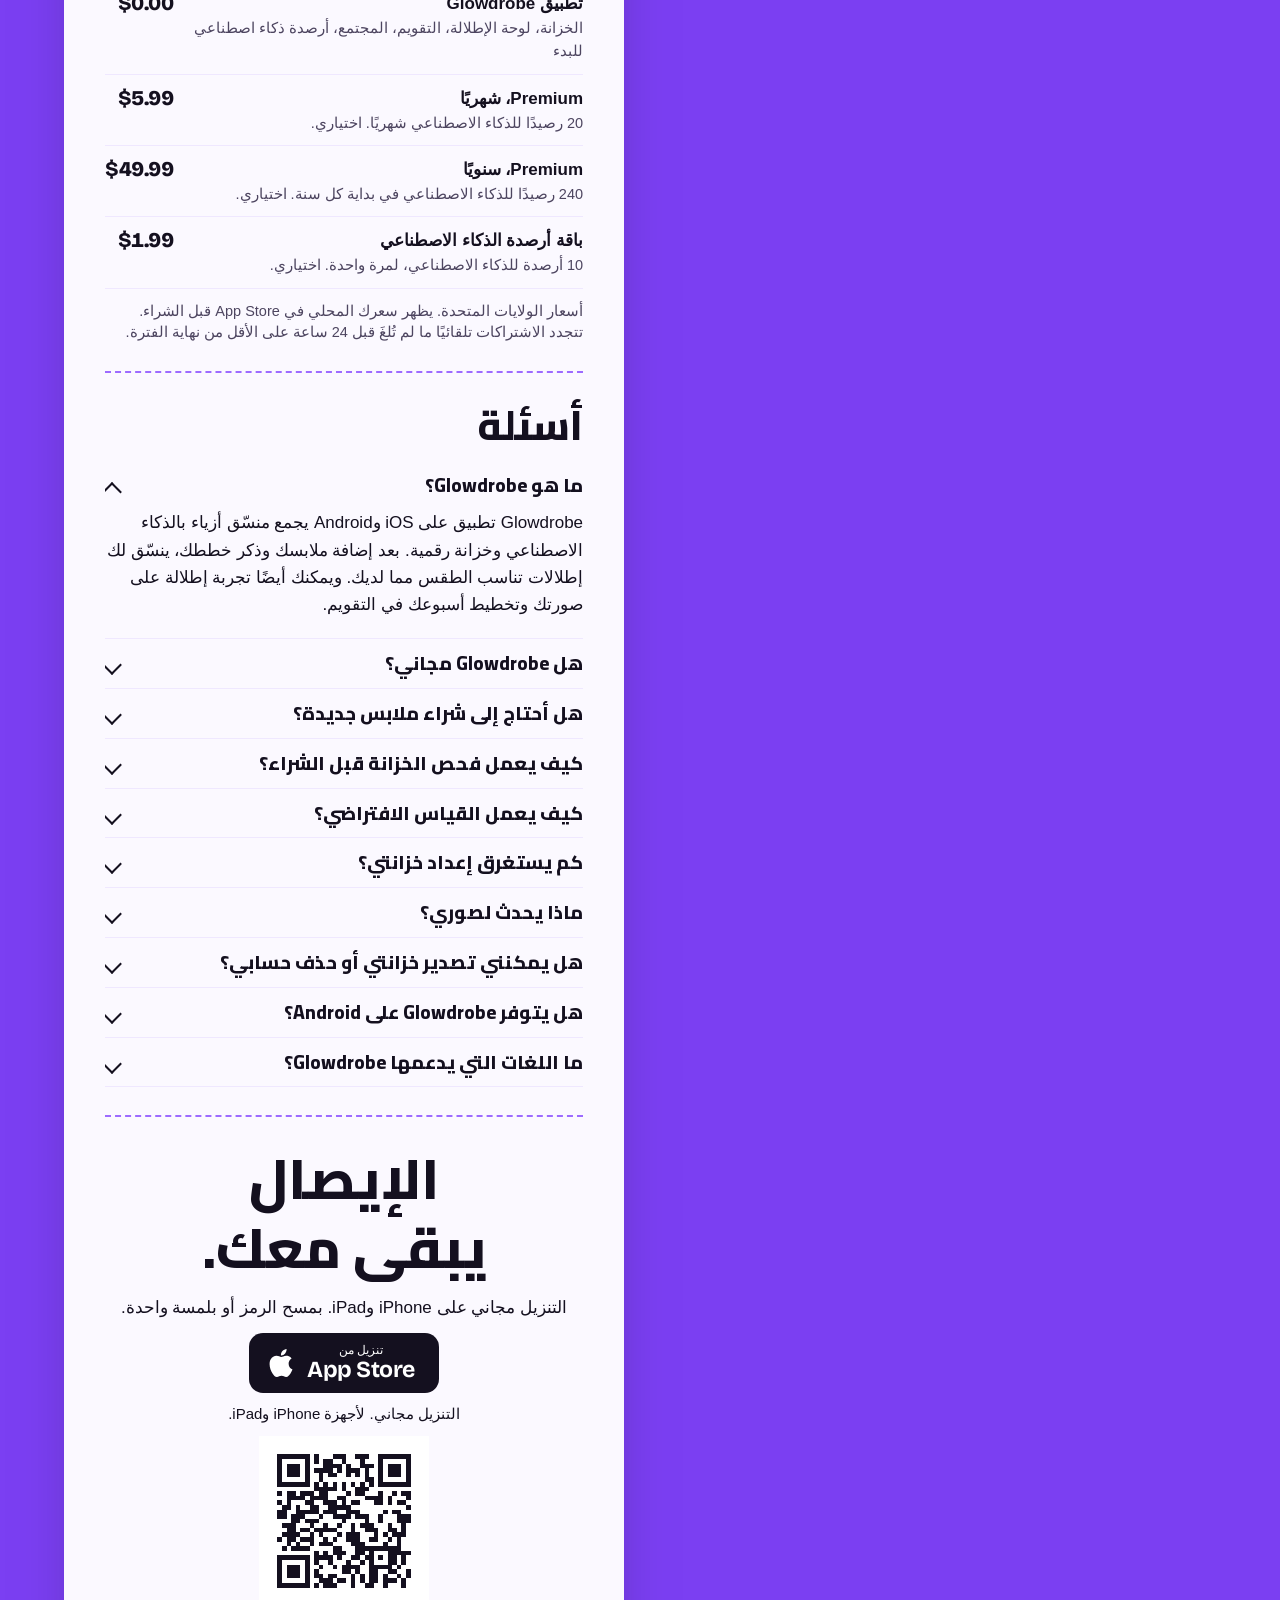
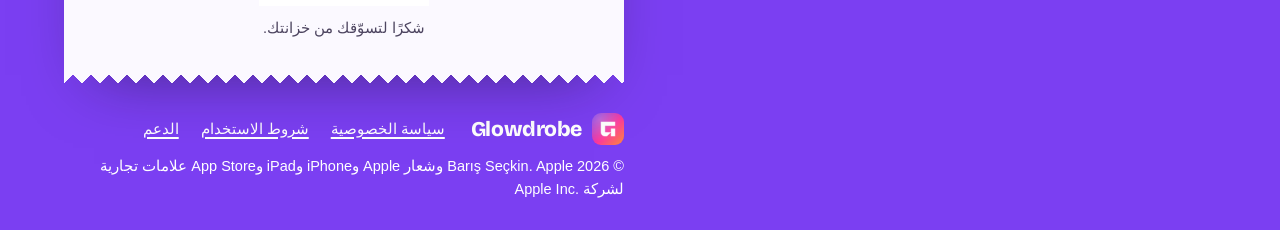
<file: ar/index.html>
<!doctype html>
<html lang="ar" dir="rtl" data-launch="live">
<head>
<meta charset="utf-8">
<meta name="viewport" content="width=device-width, initial-scale=1, viewport-fit=cover">
<title>Glowdrobe: تطبيق خزانة الملابس ومنسق أزياء بالذكاء الاصطناعي</title>
<meta name="description" content="Glowdrobe منسق أزياء بالذكاء الاصطناعي على iOS وAndroid: إطلالات من ملابسك، ومقارنة القطع الجديدة بخزانتك، ومعاينة الإطلالة على صورتك.">
<meta name="theme-color" content="#7B3FF2">
<link rel="canonical" href="https://glowdrobe.ai/ar/">
<link rel="alternate" hreflang="en" href="https://glowdrobe.ai/">
<link rel="alternate" hreflang="ar" href="https://glowdrobe.ai/ar/">
<link rel="alternate" hreflang="de" href="https://glowdrobe.ai/de/">
<link rel="alternate" hreflang="es" href="https://glowdrobe.ai/es/">
<link rel="alternate" hreflang="fr" href="https://glowdrobe.ai/fr/">
<link rel="alternate" hreflang="id" href="https://glowdrobe.ai/id/">
<link rel="alternate" hreflang="it" href="https://glowdrobe.ai/it/">
<link rel="alternate" hreflang="ja" href="https://glowdrobe.ai/ja/">
<link rel="alternate" hreflang="ko" href="https://glowdrobe.ai/ko/">
<link rel="alternate" hreflang="nl" href="https://glowdrobe.ai/nl/">
<link rel="alternate" hreflang="pl" href="https://glowdrobe.ai/pl/">
<link rel="alternate" hreflang="pt" href="https://glowdrobe.ai/pt/">
<link rel="alternate" hreflang="ru" href="https://glowdrobe.ai/ru/">
<link rel="alternate" hreflang="tr" href="https://glowdrobe.ai/tr/">
<link rel="alternate" hreflang="x-default" href="https://glowdrobe.ai/">
<meta property="og:type" content="website">
<meta property="og:site_name" content="Glowdrobe">
<meta property="og:url" content="https://glowdrobe.ai/ar/">
<meta property="og:title" content="Glowdrobe: تطبيق خزانة الملابس ومنسق أزياء بالذكاء الاصطناعي">
<meta property="og:description" content="Glowdrobe منسق أزياء بالذكاء الاصطناعي على iOS وAndroid: إطلالات من ملابسك، ومقارنة القطع الجديدة بخزانتك، ومعاينة الإطلالة على صورتك.">
<meta property="og:image" content="https://glowdrobe.ai/assets/og-image.jpg">
<meta property="og:image:width" content="1200">
<meta property="og:image:height" content="630">
<meta property="og:locale" content="ar_AR">
<meta name="twitter:card" content="summary_large_image">
<meta name="twitter:title" content="Glowdrobe: تطبيق خزانة الملابس ومنسق أزياء بالذكاء الاصطناعي">
<meta name="twitter:description" content="Glowdrobe منسق أزياء بالذكاء الاصطناعي على iOS وAndroid: إطلالات من ملابسك، ومقارنة القطع الجديدة بخزانتك، ومعاينة الإطلالة على صورتك.">
<meta name="twitter:image" content="https://glowdrobe.ai/assets/og-image.jpg">
<meta name="apple-itunes-app" content="app-id=6757796829">
<link rel="icon" type="image/png" sizes="32x32" href="/assets/icons/icon-32.png">
<link rel="icon" type="image/png" sizes="192x192" href="/assets/icons/icon-192.png">
<link rel="apple-touch-icon" href="/assets/icons/icon-180.png">
<link rel="manifest" href="/site.webmanifest">

<link rel="preload" href="/assets/fonts/display-ar.woff2" as="font" type="font/woff2" crossorigin>
<script src="/assets/js/config.js"></script>
<link rel="stylesheet" href="/assets/css/site.css">
<script src="/assets/js/site.js" defer></script>
<script src="/assets/js/pixels.js" defer></script>
<script type="application/ld+json">[{"@context": "https://schema.org", "@type": "MobileApplication", "name": "Glowdrobe", "alternateName": "Glowdrobe: AI Outfit Planner", "operatingSystem": "iOS, iPadOS", "applicationCategory": "LifestyleApplication", "description": "Glowdrobe منسق أزياء بالذكاء الاصطناعي على iOS وAndroid: إطلالات من ملابسك، ومقارنة القطع الجديدة بخزانتك، ومعاينة الإطلالة على صورتك.", "url": "https://glowdrobe.ai/ar/", "image": "https://glowdrobe.ai/assets/icons/icon-512.png", "inLanguage": "ar", "offers": {"@type": "Offer", "price": "0", "priceCurrency": "USD"}, "author": {"@type": "Person", "name": "Barış Seçkin"}, "downloadUrl": "https://apps.apple.com/app/id6757796829", "installUrl": "https://apps.apple.com/app/id6757796829"}, {"@context": "https://schema.org", "@type": "FAQPage", "inLanguage": "ar", "mainEntity": [{"@type": "Question", "name": "ما هو Glowdrobe؟", "acceptedAnswer": {"@type": "Answer", "text": "Glowdrobe تطبيق على iOS وAndroid يجمع منسّق أزياء بالذكاء الاصطناعي وخزانة رقمية. بعد إضافة ملابسك وذكر خططك، ينسّق لك إطلالات تناسب الطقس مما لديك. ويمكنك أيضًا تجربة إطلالة على صورتك وتخطيط أسبوعك في التقويم."}}, {"@type": "Question", "name": "هل Glowdrobe مجاني؟", "acceptedAnswer": {"@type": "Answer", "text": "التنزيل مجاني. أما ميزات الذكاء الاصطناعي، مثل اقتراحات الإطلالات والقياس الافتراضي، فتستهلك أرصدة الذكاء الاصطناعي. ويمكنك شراء باقة لمرة واحدة من 10 أرصدة أو الاشتراك في Premium."}}, {"@type": "Question", "name": "هل أحتاج إلى شراء ملابس جديدة؟", "acceptedAnswer": {"@type": "Answer", "text": "لا. الإطلالات تُنسَّق من خزانتك، واقتراحات التسوق لا تظهر إلا عند طلبها."}}, {"@type": "Question", "name": "كيف يعمل فحص الخزانة قبل الشراء؟", "acceptedAnswer": {"@type": "Answer", "text": "يمكنك إضافة منتج من المتصفح أو من لقطة شاشة أو من مكتبة الصور. يقارنه Glowdrobe بخزانتك ويخبرك إن كان لديك ما يشبهه. والفحص نفسه لا يستهلك أرصدة الذكاء الاصطناعي."}}, {"@type": "Question", "name": "كيف يعمل القياس الافتراضي؟", "acceptedAnswer": {"@type": "Answer", "text": "بعد رفع صورة لك واختيار قطعة أو إطلالة كاملة، يُنشئ Glowdrobe معاينة للإطلالة عليك. وتُحفظ النتائج في سجل القياس."}}, {"@type": "Question", "name": "كم يستغرق إعداد خزانتي؟", "acceptedAnswer": {"@type": "Answer", "text": "دقائق، لا عطلة نهاية أسبوع كاملة. يمكنك البدء بخزانة البداية أو تصوير ملابسك أو استيراد عدة قطع من لقطة شاشة لطلب واحد. والذكاء الاصطناعي يحدد تفاصيل كل قطعة نيابةً عنك."}}, {"@type": "Question", "name": "ماذا يحدث لصوري؟", "acceptedAnswer": {"@type": "Answer", "text": "تُعالَج الصور لتقديم الميزة التي طلبتها، مثل وسم قطعة أو إنشاء نتيجة قياس. التفاصيل كاملة في سياسة الخصوصية."}}, {"@type": "Question", "name": "هل يمكنني تصدير خزانتي أو حذف حسابي؟", "acceptedAnswer": {"@type": "Answer", "text": "نعم، كلاهما. يمكنك نسخ بياناتك احتياطيًا وتصديرها، ويمكنك حذف حسابك من داخل التطبيق مباشرة."}}, {"@type": "Question", "name": "هل يتوفر Glowdrobe على Android؟", "acceptedAnswer": {"@type": "Answer", "text": "نعم، قريبًا جدًا. سيتوفر Glowdrobe على iOS وAndroid."}}, {"@type": "Question", "name": "ما اللغات التي يدعمها Glowdrobe؟", "acceptedAnswer": {"@type": "Answer", "text": "التطبيق متاح بـ14 لغة: الإسبانية والألمانية والإنجليزية والإندونيسية والإيطالية والبرتغالية والبولندية والتركية والروسية والعربية والفرنسية والكورية والهولندية واليابانية."}}]}]</script>

</head>
<body id="top">
<a class="skip" href="#main">الانتقال إلى المحتوى</a>
<div class="split">
  <aside class="side" data-hero>
    <div class="side-top">
      <a class="brand" href="/ar/" aria-label="الصفحة الرئيسية لـGlowdrobe"><img src="/assets/icons/icon-192.png" width="32" height="32" alt="">Glowdrobe</a>
      <details class="langs"><summary><span class="sr">اللغة: </span><svg viewBox="0 0 20 20" aria-hidden="true"><circle cx="10" cy="10" r="8" fill="none" stroke="currentColor" stroke-width="1.8"/><path d="M2 10h16M10 2c2.4 2.2 3.6 4.9 3.6 8s-1.2 5.8-3.6 8c-2.4-2.2-3.6-4.9-3.6-8S7.6 4.2 10 2z" fill="none" stroke="currentColor" stroke-width="1.8"/></svg><span>العربية</span></summary><ul><li><a href="/id/" hreflang="id" lang="id">Bahasa Indonesia</a></li><li><a href="/de/" hreflang="de" lang="de">Deutsch</a></li><li><a href="/" hreflang="en" lang="en">English</a></li><li><a href="/es/" hreflang="es" lang="es">Español</a></li><li><a href="/fr/" hreflang="fr" lang="fr">Français</a></li><li><a href="/it/" hreflang="it" lang="it">Italiano</a></li><li><a href="/nl/" hreflang="nl" lang="nl">Nederlands</a></li><li><a href="/pl/" hreflang="pl" lang="pl">Polski</a></li><li><a href="/pt/" hreflang="pt" lang="pt">Português</a></li><li><a href="/tr/" hreflang="tr" lang="tr">Türkçe</a></li><li><a href="/ru/" hreflang="ru" lang="ru">Русский</a></li><li><a href="/ar/" hreflang="ar" lang="ar" aria-current="true">العربية</a></li><li><a href="/ja/" hreflang="ja" lang="ja">日本語</a></li><li><a href="/ko/" hreflang="ko" lang="ko">한국어</a></li></ul></details>
    </div>
    <div class="side-mid">
      <h1 class="">قبل الشراء، خزانتك أولًا.</h1>
      <p>Glowdrobe منسّق الأزياء الذكي الذي يعرف ما في خزانتك. مقارنة أي قطعة جديدة بما لديك، وإطلالات من ملابسك، والإطلالة كاملة عليك.</p>
      <div class="cta">
  <form class="notify" data-when="prelaunch" data-source="hero" novalidate>
    <label class="sr" for="n-hero">البريد الإلكتروني</label>
    <div class="notify-row"><input id="n-hero" type="email" required autocomplete="email" inputmode="email" dir="ltr" placeholder="بريدك الإلكتروني"><button type="submit">أبلغوني</button></div>
    <input class="hp" type="text" name="website" tabindex="-1" autocomplete="off" aria-hidden="true">
    <p class="notify-msg" role="status" aria-live="polite"></p>
  </form>
  <a class="store" data-when="live" data-store-link href="#" rel="noopener" aria-label="تنزيل Glowdrobe من App Store" dir="ltr"><svg viewBox="0 0 24 24" aria-hidden="true"><path fill="currentColor" d="M12.152 6.896c-.948 0-2.415-1.078-3.96-1.04-2.04.027-3.91 1.183-4.961 3.014-2.117 3.675-.546 9.103 1.519 12.09 1.013 1.454 2.208 3.09 3.792 3.039 1.52-.065 2.09-.987 3.935-.987 1.831 0 2.35.987 3.96.948 1.637-.026 2.676-1.48 3.676-2.948 1.156-1.688 1.636-3.325 1.662-3.415-.039-.013-3.182-1.221-3.22-4.857-.026-3.04 2.48-4.494 2.597-4.559-1.429-2.09-3.623-2.324-4.39-2.376-2-.156-3.675 1.09-4.61 1.09zM15.53 3.83c.843-1.012 1.4-2.427 1.245-3.83-1.207.052-2.662.805-3.532 1.818-.78.896-1.454 2.338-1.273 3.714 1.338.104 2.715-.688 3.559-1.701"/></svg><span><small>تنزيل من</small><strong>App Store</strong></span></a>
  <p class="cta-note" data-when="prelaunch">قريبًا على iOS وAndroid. رسالة واحدة في يوم الإطلاق.</p><p class="cta-note" data-when="live">التنزيل مجاني. لأجهزة iPhone وiPad.</p>
</div>
    </div>
    <nav class="side-nav" aria-label="في هذا الإيصال">
      <a href="#stylist">المنسّق الذكي</a><a href="#tryon">القياس</a><a href="#closet">الخزانة</a><a href="#total">الأسعار</a><a href="#faq">الأسئلة</a>
    </nav>
  </aside>

  <div class="col">
  <main id="main" class="paper">
    <section class="head">
      <p class="shop">Glowdrobe</p>
      <p>خزانتك، لكن أذكى.</p>
      <p>مفتوح على مدار الساعة. بلا طابور عند غرفة القياس.</p>
    </section>

    <section class="scan" aria-labelledby="scan-h">
      <h2 id="scan-h">في سلتك</h2>
      <div class="tabs" role="tablist" aria-label="اختيار منتج كمثال">
        <button type="button" role="tab" aria-selected="true" aria-controls="result" data-p="plaid">جاكيت مبطّن</button>
        <button type="button" role="tab" aria-selected="false" aria-controls="result" data-p="jeans">جينز رمادي</button>
        <button type="button" role="tab" aria-selected="false" aria-controls="result" data-p="hoodie">حقيبة جلد</button>
      </div>
      <div class="scan-item">
        <img id="cart-img" src="/assets/items/quilted_jacket.webp" width="979" height="1000" alt="جاكيت مبطّن" fetchpriority="high" decoding="async">
        <div class="beam" aria-hidden="true"></div>
        <p class="line-check" aria-hidden="true">جارٍ فحص خزانتك</p>
      </div>
      <div class="result" id="result" role="tabpanel" aria-live="polite">
        <p class="verdict" id="r-head">لديك بالفعل قطعتان مشابهتان.</p>
        <ul class="print" id="r-similar">
          <li><span>جاكيت جلد</span><i></i><img src="/assets/items/leather_jacket.webp" width="443" height="522" alt="" loading="lazy"></li>
          <li><span>معطف كريمي</span><i></i><img src="/assets/items/cream_coat.webp" width="482" height="585" alt="" loading="lazy"></li>
        </ul>
        <p class="line">تتناسق مع</p>
        <ul class="print" id="r-goes">
          <li><span>بلوزة كريمية</span><i></i><img src="/assets/items/cream_top.webp" width="274" height="434" alt="" loading="lazy"></li>
          <li><span>جينز أسود</span><i></i><img src="/assets/items/dark_jeans.webp" width="505" height="771" alt="" loading="lazy"></li>
          <li><span>حذاء طويل أسود</span><i></i><img src="/assets/items/boots.webp" width="589" height="610" alt="" loading="lazy"></li>
        </ul>
      </div>
      <p class="small">مثال لخزانة. الفحص لا يستهلك أرصدة الذكاء الاصطناعي، أما تنسيق القطع في إطلالات فيستهلكها.</p>
    </section>

    <section class="li" id="stylist">
      <h2>منسّق الأزياء الذكي <span class="qty">كل يوم</span></h2>
      <p>يكفي أن يعرف خطتك. يتحقق من الطقس وينسّق إطلالات من خزانتك، مع سبب لكل قطعة. والتسوق عند الطلب فقط.</p>
      <div class="art"><div class="phone"><img src="/assets/app/en/ai.webp" width="1000" height="2174" alt="شاشة Glowdrobe AI مع خيارات مثل إطلالة اليوم وتجهيز حقيبة السفر" decoding="async" loading="lazy"></div></div>
    </section>

    <section class="li" id="tryon">
      <h2>القياس الافتراضي <span class="qty">عليك أنت</span></h2>
      <p>بصورتك أنت. قطعة واحدة أو إطلالة كاملة في غرفة القياس، والنتائج محفوظة في سجل القياس.</p>
      <div class="art art-2"><div class="phone"><img src="/assets/app/en/item.webp" width="1000" height="2174" alt="جينز رمادي في الخزانة مع زر لتجربته" decoding="async" loading="lazy"></div><div class="phone"><img src="/assets/app/en/tryon.webp" width="1000" height="2174" alt="نتيجة التجربة الافتراضية: كنزة وجينز رمادي على شخص" decoding="async" loading="lazy"></div></div>
    </section>

    <section class="li" id="closet">
      <h2>الخزانة الرقمية <span class="qty">في دقائق</span></h2>
      <p>خزانة البداية، أو صور لملابسك، أو عدة قطع من لقطة شاشة لطلب: الخيار لك. ويتولى الذكاء الاصطناعي تحديد الفئة واللون والموسم والعلامة التجارية.</p>
      <div class="art"><div class="phone"><img src="/assets/app/en/wardrobe.webp" width="1000" height="2174" alt="خزانة رقمية ببطاقات للملابس" decoding="async" loading="lazy"></div></div>
    </section>

    <section class="li">
      <h2>وفي الكيس أيضًا</h2>
      <ul class="extras">
        <li><span>لوحة الإطلالة والتقويم</span><i></i><span>خطة الأسبوع</span></li>
        <li><span>قوائم الأمتعة</span><i></i><span>أمتعة أقل</span></li>
        <li><span>التكلفة لكل ارتداء، Wardrobe Wrapped</span><i></i><span>ارتداء أكثر</span></li>
        <li><span>تحليل النواقص والألوان والأسلوب</span><i></i><span>شراء أذكى</span></li>
        <li><span>استطلاعات A/B، قصص، رسائل</span><i></i><span>رأي الأصدقاء</span></li>
        <li><span>نسخ احتياطي وتصدير</span><i></i><span>ملكك</span></li>
        <li><span>14 لغة في التطبيق</span><i></i><span>مشمولة</span></li>
      </ul>
    </section>

    <section class="li" id="total">
      <h2>الإجمالي للبدء: ⁦$0⁩</h2>
      <table class="prices">
        <caption class="sr">خطط Glowdrobe وأسعارها بالدولار الأمريكي</caption>
        <thead class="sr"><tr><th scope="col">الخطة</th><th scope="col">السعر</th></tr></thead>
        <tbody>
          <tr><th scope="row">تطبيق Glowdrobe<small>الخزانة، لوحة الإطلالة، التقويم، المجتمع، أرصدة ذكاء اصطناعي للبدء</small></th><td dir="ltr">$0.00</td></tr>
          <tr><th scope="row">Premium، شهريًا<small>20 رصيدًا للذكاء الاصطناعي شهريًا. اختياري.</small></th><td dir="ltr">$5.99</td></tr>
          <tr><th scope="row">Premium، سنويًا<small>240 رصيدًا للذكاء الاصطناعي في بداية كل سنة. اختياري.</small></th><td dir="ltr">$49.99</td></tr>
          <tr><th scope="row">باقة أرصدة الذكاء الاصطناعي<small>10 أرصدة للذكاء الاصطناعي، لمرة واحدة. اختياري.</small></th><td dir="ltr">$1.99</td></tr>
        </tbody>
      </table>
      <p class="small">أسعار الولايات المتحدة. يظهر سعرك المحلي في App Store قبل الشراء. تتجدد الاشتراكات تلقائيًا ما لم تُلغَ قبل 24 ساعة على الأقل من نهاية الفترة.</p>
    </section>

    <section class="li" id="faq">
      <h2>أسئلة</h2>
      <div class="faq"><details open><summary>ما هو Glowdrobe؟</summary><p>Glowdrobe تطبيق على iOS وAndroid يجمع منسّق أزياء بالذكاء الاصطناعي وخزانة رقمية. بعد إضافة ملابسك وذكر خططك، ينسّق لك إطلالات تناسب الطقس مما لديك. ويمكنك أيضًا تجربة إطلالة على صورتك وتخطيط أسبوعك في التقويم.</p></details>
<details><summary>هل Glowdrobe مجاني؟</summary><p>التنزيل مجاني. أما ميزات الذكاء الاصطناعي، مثل اقتراحات الإطلالات والقياس الافتراضي، فتستهلك أرصدة الذكاء الاصطناعي. ويمكنك شراء باقة لمرة واحدة من 10 أرصدة أو الاشتراك في Premium.</p></details>
<details><summary>هل أحتاج إلى شراء ملابس جديدة؟</summary><p>لا. الإطلالات تُنسَّق من خزانتك، واقتراحات التسوق لا تظهر إلا عند طلبها.</p></details>
<details><summary>كيف يعمل فحص الخزانة قبل الشراء؟</summary><p>يمكنك إضافة منتج من المتصفح أو من لقطة شاشة أو من مكتبة الصور. يقارنه Glowdrobe بخزانتك ويخبرك إن كان لديك ما يشبهه. والفحص نفسه لا يستهلك أرصدة الذكاء الاصطناعي.</p></details>
<details><summary>كيف يعمل القياس الافتراضي؟</summary><p>بعد رفع صورة لك واختيار قطعة أو إطلالة كاملة، يُنشئ Glowdrobe معاينة للإطلالة عليك. وتُحفظ النتائج في سجل القياس.</p></details>
<details><summary>كم يستغرق إعداد خزانتي؟</summary><p>دقائق، لا عطلة نهاية أسبوع كاملة. يمكنك البدء بخزانة البداية أو تصوير ملابسك أو استيراد عدة قطع من لقطة شاشة لطلب واحد. والذكاء الاصطناعي يحدد تفاصيل كل قطعة نيابةً عنك.</p></details>
<details><summary>ماذا يحدث لصوري؟</summary><p>تُعالَج الصور لتقديم الميزة التي طلبتها، مثل وسم قطعة أو إنشاء نتيجة قياس. التفاصيل كاملة في <a href="https://legal.glowdrobe.ai/privacy-policy" target="_blank" rel="noopener">سياسة الخصوصية</a>.</p></details>
<details><summary>هل يمكنني تصدير خزانتي أو حذف حسابي؟</summary><p>نعم، كلاهما. يمكنك نسخ بياناتك احتياطيًا وتصديرها، ويمكنك حذف حسابك من داخل التطبيق مباشرة.</p></details>
<details><summary>هل يتوفر Glowdrobe على Android؟</summary><p>نعم، قريبًا جدًا. سيتوفر Glowdrobe على iOS وAndroid.</p></details>
<details><summary>ما اللغات التي يدعمها Glowdrobe؟</summary><p>التطبيق متاح بـ14 لغة: الإسبانية والألمانية والإنجليزية والإندونيسية والإيطالية والبرتغالية والبولندية والتركية والروسية والعربية والفرنسية والكورية والهولندية واليابانية.</p></details></div>
    </section>

    <section class="li last" id="close" data-close>
      <h2>الإيصال يبقى معك.</h2>
      <p data-when="prelaunch">Glowdrobe قادم إلى iOS وAndroid. يكفي بريدك الإلكتروني لنخبرك في يوم وصوله.</p>
      <p data-when="live">التنزيل مجاني على iPhone وiPad. بمسح الرمز أو بلمسة واحدة.</p>
      <div class="cta">
  <form class="notify" data-when="prelaunch" data-source="close" novalidate>
    <label class="sr" for="n-close">البريد الإلكتروني</label>
    <div class="notify-row"><input id="n-close" type="email" required autocomplete="email" inputmode="email" dir="ltr" placeholder="بريدك الإلكتروني"><button type="submit">أبلغوني</button></div>
    <input class="hp" type="text" name="website" tabindex="-1" autocomplete="off" aria-hidden="true">
    <p class="notify-msg" role="status" aria-live="polite"></p>
  </form>
  <a class="store" data-when="live" data-store-link href="#" rel="noopener" aria-label="تنزيل Glowdrobe من App Store" dir="ltr"><svg viewBox="0 0 24 24" aria-hidden="true"><path fill="currentColor" d="M12.152 6.896c-.948 0-2.415-1.078-3.96-1.04-2.04.027-3.91 1.183-4.961 3.014-2.117 3.675-.546 9.103 1.519 12.09 1.013 1.454 2.208 3.09 3.792 3.039 1.52-.065 2.09-.987 3.935-.987 1.831 0 2.35.987 3.96.948 1.637-.026 2.676-1.48 3.676-2.948 1.156-1.688 1.636-3.325 1.662-3.415-.039-.013-3.182-1.221-3.22-4.857-.026-3.04 2.48-4.494 2.597-4.559-1.429-2.09-3.623-2.324-4.39-2.376-2-.156-3.675 1.09-4.61 1.09zM15.53 3.83c.843-1.012 1.4-2.427 1.245-3.83-1.207.052-2.662.805-3.532 1.818-.78.896-1.454 2.338-1.273 3.714 1.338.104 2.715-.688 3.559-1.701"/></svg><span><small>تنزيل من</small><strong>App Store</strong></span></a>
  <p class="cta-note" data-when="prelaunch">قريبًا على iOS وAndroid. رسالة واحدة في يوم الإطلاق.</p><p class="cta-note" data-when="live">التنزيل مجاني. لأجهزة iPhone وiPad.</p>
</div>
      <div class="barcode" data-when="prelaunch" aria-hidden="true"><svg viewBox="0 0 270 60" preserveAspectRatio="none" fill="currentColor"><rect x="0" width="2" height="60"/><rect x="4" width="1" height="60"/><rect x="7" width="1" height="60"/><rect x="11" width="4" height="60"/><rect x="17" width="1" height="60"/><rect x="20" width="2" height="60"/><rect x="25" width="4" height="60"/><rect x="30" width="1" height="60"/><rect x="33" width="1" height="60"/><rect x="35" width="1" height="60"/><rect x="38" width="4" height="60"/><rect x="43" width="3" height="60"/><rect x="47" width="4" height="60"/><rect x="54" width="3" height="60"/><rect x="60" width="1" height="60"/><rect x="63" width="1" height="60"/><rect x="66" width="3" height="60"/><rect x="72" width="4" height="60"/><rect x="77" width="1" height="60"/><rect x="81" width="1" height="60"/><rect x="83" width="1" height="60"/><rect x="85" width="4" height="60"/><rect x="92" width="1" height="60"/><rect x="96" width="1" height="60"/><rect x="100" width="2" height="60"/><rect x="104" width="1" height="60"/><rect x="108" width="4" height="60"/><rect x="113" width="3" height="60"/><rect x="118" width="2" height="60"/><rect x="122" width="3" height="60"/><rect x="127" width="2" height="60"/><rect x="131" width="1" height="60"/><rect x="135" width="2" height="60"/><rect x="139" width="1" height="60"/><rect x="142" width="1" height="60"/><rect x="146" width="4" height="60"/><rect x="152" width="1" height="60"/><rect x="155" width="2" height="60"/><rect x="160" width="4" height="60"/><rect x="165" width="1" height="60"/><rect x="168" width="1" height="60"/><rect x="170" width="1" height="60"/><rect x="173" width="4" height="60"/><rect x="178" width="3" height="60"/><rect x="182" width="4" height="60"/><rect x="189" width="3" height="60"/><rect x="195" width="1" height="60"/><rect x="198" width="1" height="60"/><rect x="201" width="3" height="60"/><rect x="207" width="4" height="60"/><rect x="212" width="1" height="60"/><rect x="216" width="1" height="60"/><rect x="218" width="1" height="60"/><rect x="220" width="4" height="60"/><rect x="227" width="1" height="60"/><rect x="231" width="1" height="60"/><rect x="235" width="2" height="60"/><rect x="239" width="1" height="60"/><rect x="243" width="4" height="60"/><rect x="248" width="3" height="60"/><rect x="253" width="2" height="60"/><rect x="257" width="3" height="60"/><rect x="262" width="2" height="60"/><rect x="266" width="1" height="60"/></svg></div>
      <figure class="qr" data-when="live"><img src="/assets/qr-appstore.svg" width="170" height="170" alt="رمز QR يؤدي إلى Glowdrobe على App Store" loading="lazy"></figure>
      <p class="small center">شكرًا لتسوّقك من خزانتك.</p>
    </section>

  </main>
    <footer class="foot"><div class="foot-in">
      <a class="brand" href="/ar/"><img src="/assets/icons/icon-192.png" width="32" height="32" alt="" loading="lazy">Glowdrobe</a>
      <nav aria-label="الشؤون القانونية"><a href="https://legal.glowdrobe.ai/privacy-policy" target="_blank" rel="noopener">سياسة الخصوصية</a><a href="https://legal.glowdrobe.ai/terms-of-use" target="_blank" rel="noopener">شروط الاستخدام</a><a href="https://legal.glowdrobe.ai/support" target="_blank" rel="noopener">الدعم</a></nav>
      <p class="legal">© 2026 Barış Seçkin. Apple وشعار Apple وiPhone وiPad وApp Store علامات تجارية لشركة ⁦Apple Inc.⁩</p>
    </div></footer>
  </div>
</div>
<div class="dock"><a href="#close" data-when="prelaunch">أبلغوني عند الإطلاق</a><a data-when="live" data-store-link href="#" rel="noopener">التنزيل من App Store</a></div>
<script id="gd-i18n" type="application/json">{"in_cart_suffix": "في السلة", "similar_two": "لديك بالفعل قطعتان مشابهتان.", "similar_none": "لا يوجد في خزانتك ما يشبه هذه القطعة بعد، ستكون إضافة جديدة.", "p_plaid": "جاكيت مبطّن", "p_jeans": "جينز رمادي", "p_hoodie": "حقيبة جلد", "i_leather": "جاكيت جلد", "i_shirt": "معطف كريمي", "i_tee": "بلوزة كريمية", "i_navy": "جينز أسود", "i_boots": "حذاء طويل أسود", "i_light": "جينز فاتح", "i_henley": "بلوزة سوداء", "i_sneakers": "حذاء لوفر عنابي", "i_bag": "حقيبة جلد", "err_email": "هذا البريد لا يبدو صحيحًا. يُرجى التحقق منه والمحاولة مرة أخرى.", "mail_subject": "قائمة إطلاق Glowdrobe", "mail_body": "أبلغوني عند إطلاق Glowdrobe:", "mail_opened": "إذا فُتح تطبيق البريد، فاضغط على إرسال لتنضم إلى القائمة. وإن لم يُفتح، راسلنا على contact@glowdrobe.ai.", "adding": "جارٍ إضافتك...", "added": "تمت إضافتك إلى القائمة. سنراسلك في يوم الإطلاق.", "err_send": "لم يتم الإرسال. يُرجى المحاولة بعد قليل.", "consent_text": "نود استخدام ملفات تعريف الارتباط من Meta وTikTok لقياس إعلاناتنا. القرار لك.", "consent_accept": "قبول", "consent_decline": "لا، شكرًا", "consent_policy": "الخصوصية"}</script>
</body>
</html>
</file>
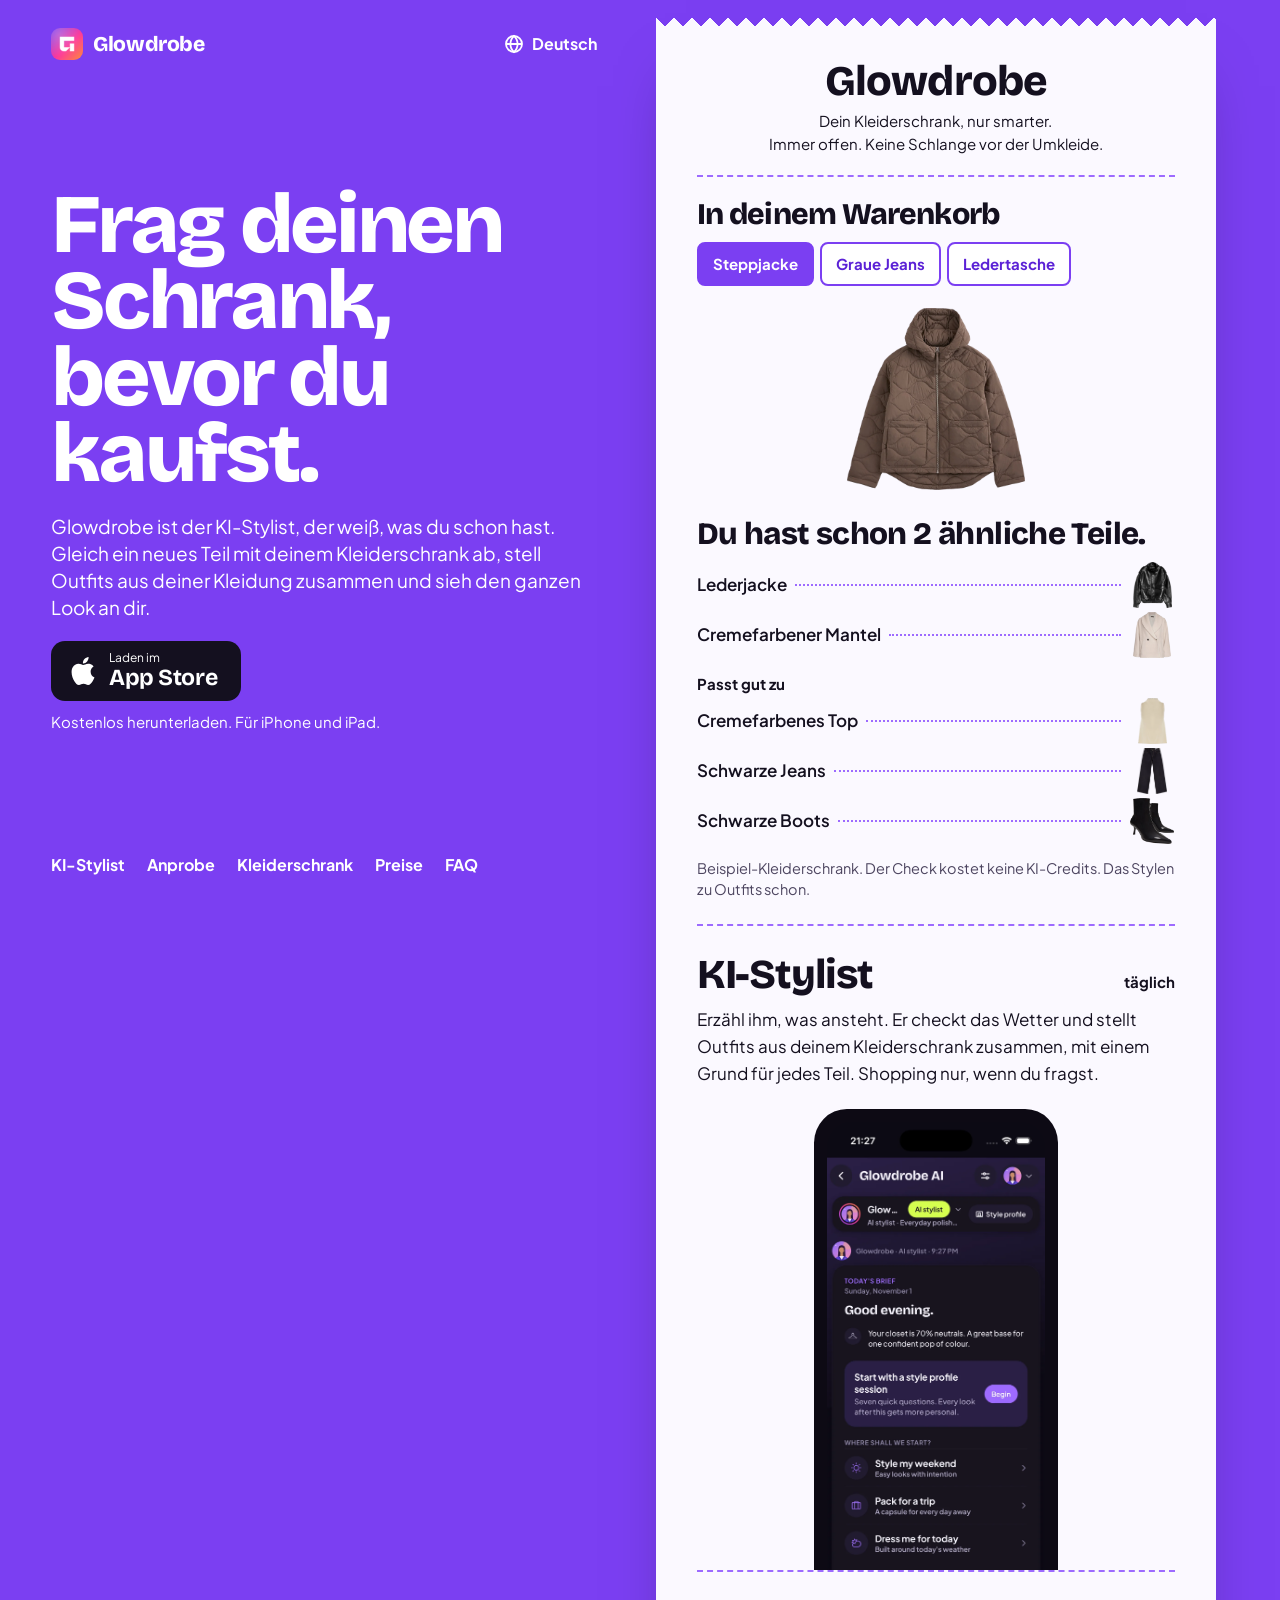
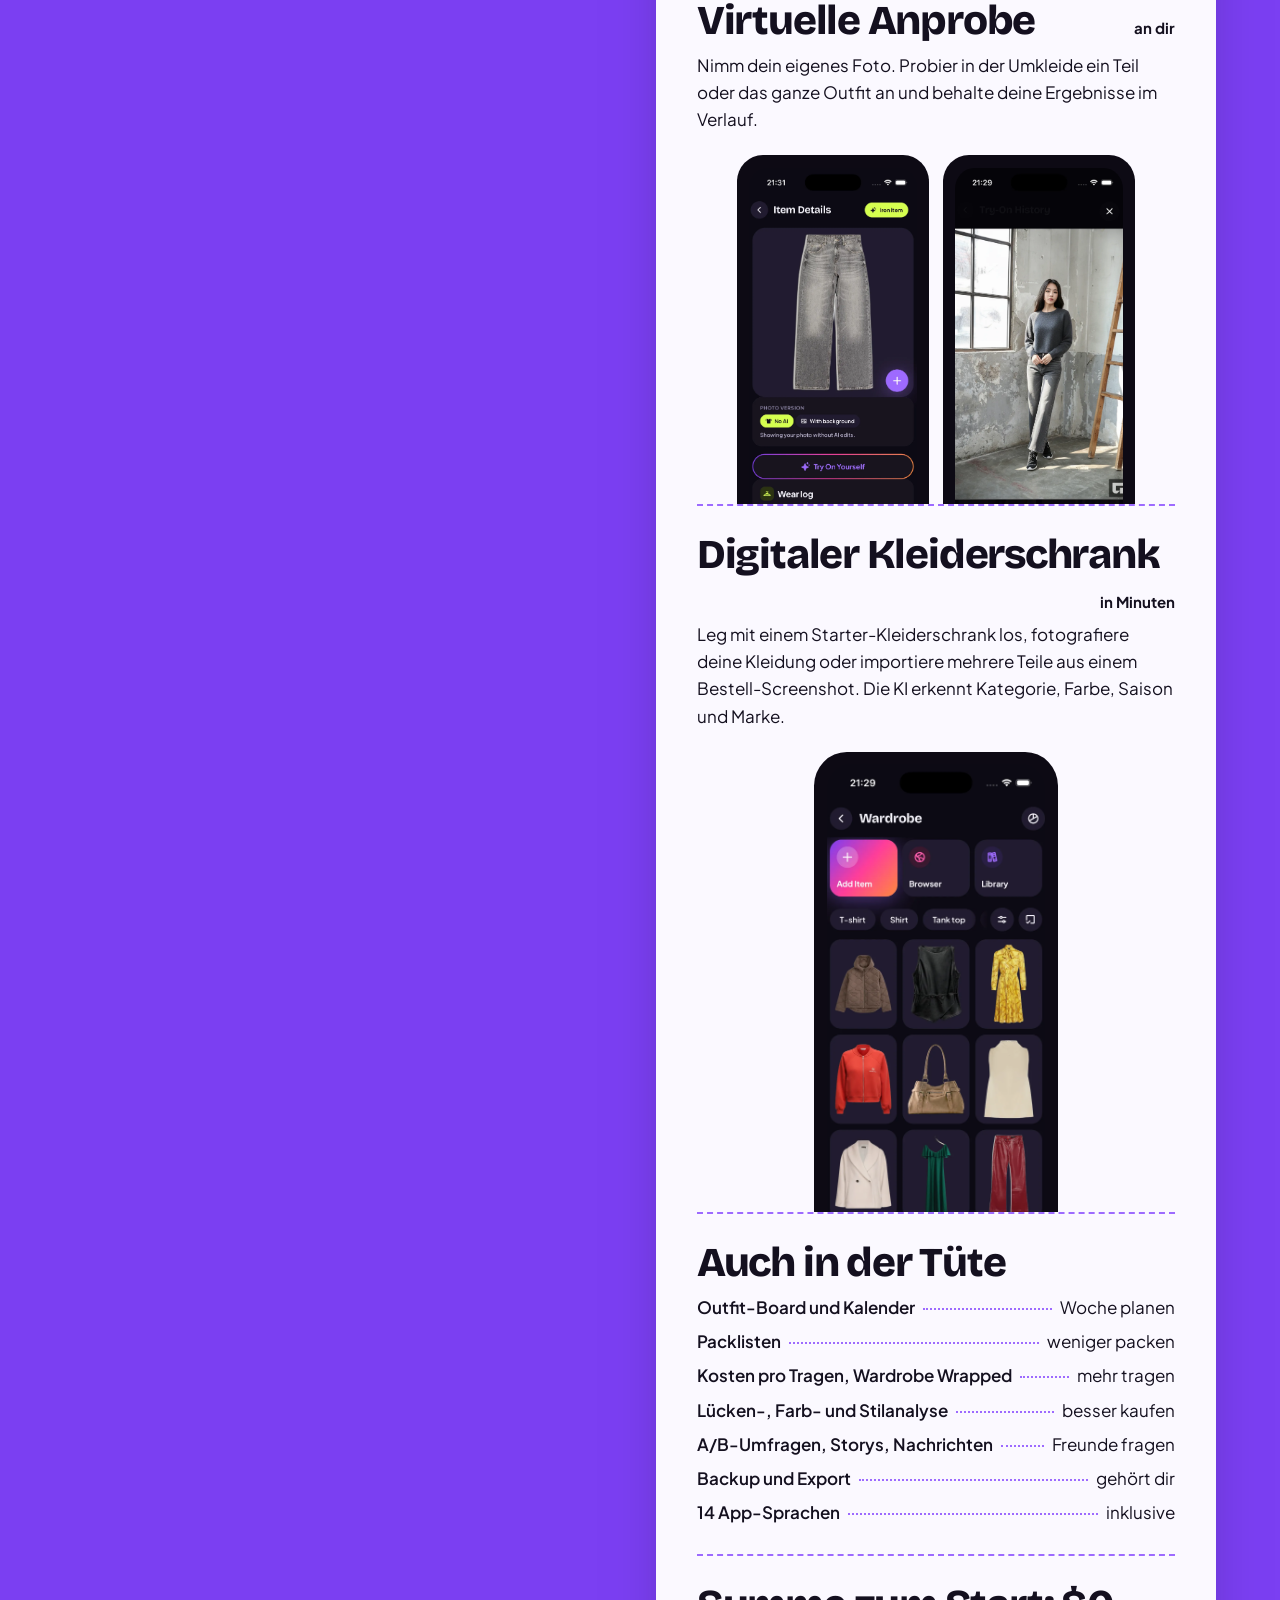
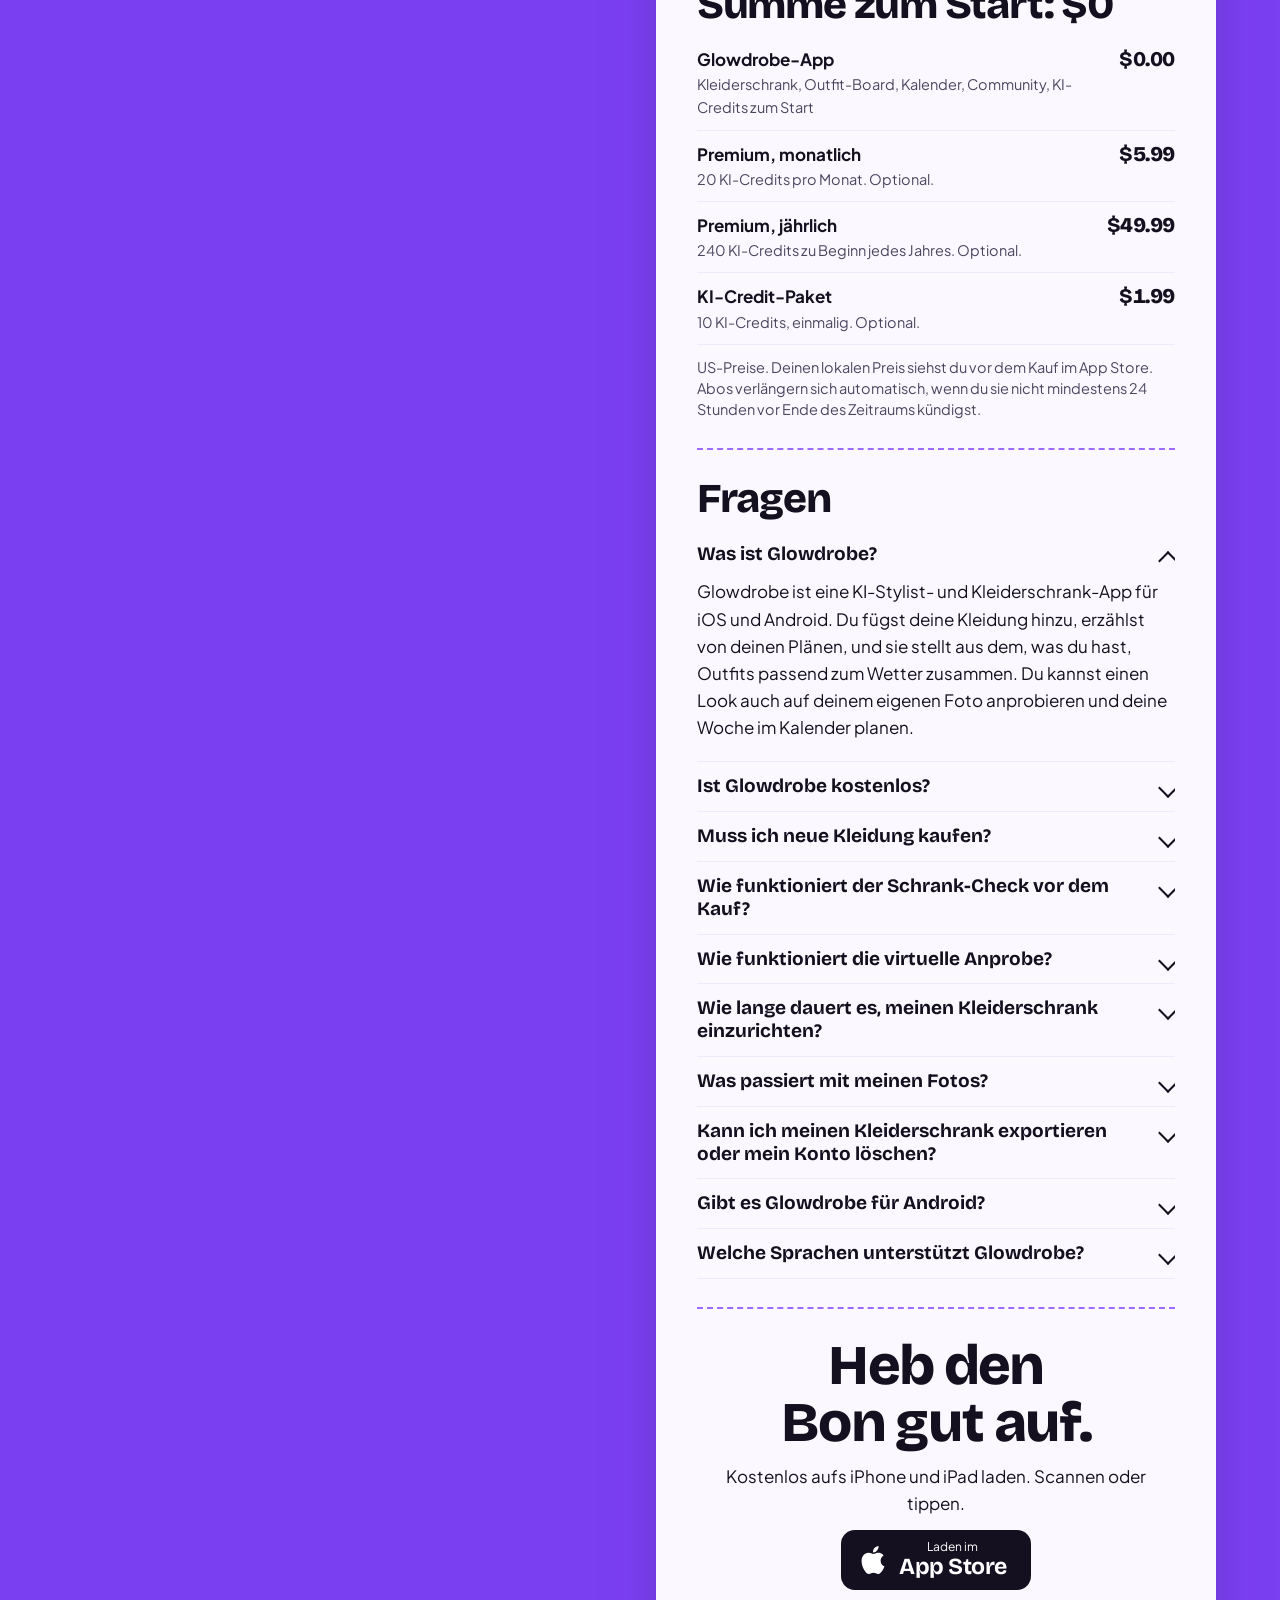
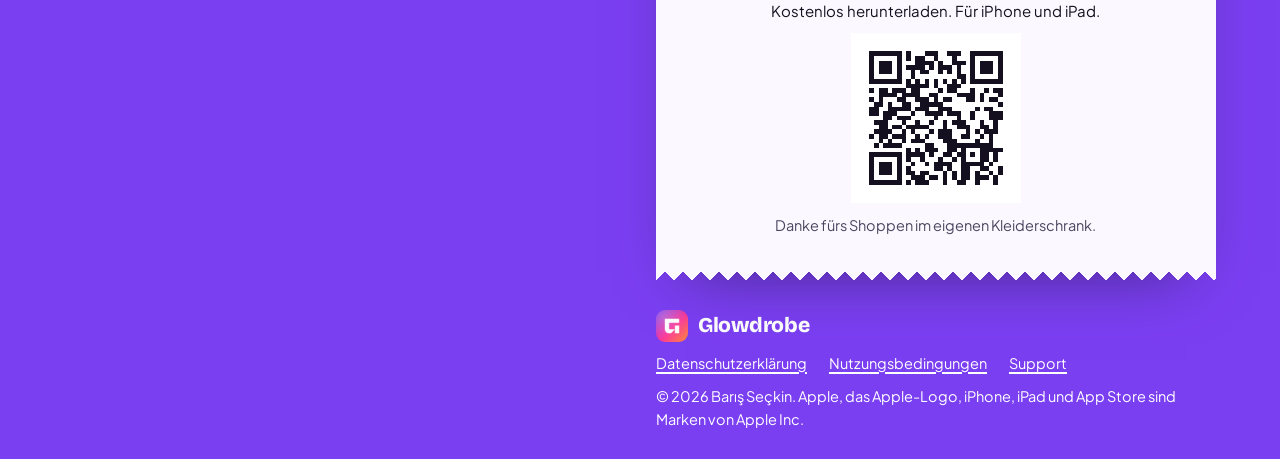
<file: de/index.html>
<!doctype html>
<html lang="de" dir="ltr" data-launch="live">
<head>
<meta charset="utf-8">
<meta name="viewport" content="width=device-width, initial-scale=1, viewport-fit=cover">
<title>Glowdrobe: Kleiderschrank-App mit KI-Stylist &amp; Outfit-Planer</title>
<meta name="description" content="Glowdrobe ist dein KI-Stylist für iOS und Android. Stell Outfits aus deiner Kleidung zusammen, gleich Neues mit dem Schrank ab und sieh den Look an dir.">
<meta name="theme-color" content="#7B3FF2">
<link rel="canonical" href="https://glowdrobe.ai/de/">
<link rel="alternate" hreflang="en" href="https://glowdrobe.ai/">
<link rel="alternate" hreflang="ar" href="https://glowdrobe.ai/ar/">
<link rel="alternate" hreflang="de" href="https://glowdrobe.ai/de/">
<link rel="alternate" hreflang="es" href="https://glowdrobe.ai/es/">
<link rel="alternate" hreflang="fr" href="https://glowdrobe.ai/fr/">
<link rel="alternate" hreflang="id" href="https://glowdrobe.ai/id/">
<link rel="alternate" hreflang="it" href="https://glowdrobe.ai/it/">
<link rel="alternate" hreflang="ja" href="https://glowdrobe.ai/ja/">
<link rel="alternate" hreflang="ko" href="https://glowdrobe.ai/ko/">
<link rel="alternate" hreflang="nl" href="https://glowdrobe.ai/nl/">
<link rel="alternate" hreflang="pl" href="https://glowdrobe.ai/pl/">
<link rel="alternate" hreflang="pt" href="https://glowdrobe.ai/pt/">
<link rel="alternate" hreflang="ru" href="https://glowdrobe.ai/ru/">
<link rel="alternate" hreflang="tr" href="https://glowdrobe.ai/tr/">
<link rel="alternate" hreflang="x-default" href="https://glowdrobe.ai/">
<meta property="og:type" content="website">
<meta property="og:site_name" content="Glowdrobe">
<meta property="og:url" content="https://glowdrobe.ai/de/">
<meta property="og:title" content="Glowdrobe: Kleiderschrank-App mit KI-Stylist &amp; Outfit-Planer">
<meta property="og:description" content="Glowdrobe ist dein KI-Stylist für iOS und Android. Stell Outfits aus deiner Kleidung zusammen, gleich Neues mit dem Schrank ab und sieh den Look an dir.">
<meta property="og:image" content="https://glowdrobe.ai/assets/og-image.jpg">
<meta property="og:image:width" content="1200">
<meta property="og:image:height" content="630">
<meta property="og:locale" content="de_DE">
<meta name="twitter:card" content="summary_large_image">
<meta name="twitter:title" content="Glowdrobe: Kleiderschrank-App mit KI-Stylist &amp; Outfit-Planer">
<meta name="twitter:description" content="Glowdrobe ist dein KI-Stylist für iOS und Android. Stell Outfits aus deiner Kleidung zusammen, gleich Neues mit dem Schrank ab und sieh den Look an dir.">
<meta name="twitter:image" content="https://glowdrobe.ai/assets/og-image.jpg">
<meta name="apple-itunes-app" content="app-id=6757796829">
<link rel="icon" type="image/png" sizes="32x32" href="/assets/icons/icon-32.png">
<link rel="icon" type="image/png" sizes="192x192" href="/assets/icons/icon-192.png">
<link rel="apple-touch-icon" href="/assets/icons/icon-180.png">
<link rel="manifest" href="/site.webmanifest">
<link rel="preload" href="/assets/fonts/BricolageGrotesque_800ExtraBold.woff2" as="font" type="font/woff2" crossorigin>
<link rel="preload" href="/assets/fonts/PlusJakartaSans_400Regular.woff2" as="font" type="font/woff2" crossorigin>

<script src="/assets/js/config.js"></script>
<link rel="stylesheet" href="/assets/css/site.css">
<script src="/assets/js/site.js" defer></script>
<script src="/assets/js/pixels.js" defer></script>
<script type="application/ld+json">[{"@context": "https://schema.org", "@type": "MobileApplication", "name": "Glowdrobe", "alternateName": "Glowdrobe: AI Outfit Planner", "operatingSystem": "iOS, iPadOS", "applicationCategory": "LifestyleApplication", "description": "Glowdrobe ist dein KI-Stylist für iOS und Android. Stell Outfits aus deiner Kleidung zusammen, gleich Neues mit dem Schrank ab und sieh den Look an dir.", "url": "https://glowdrobe.ai/de/", "image": "https://glowdrobe.ai/assets/icons/icon-512.png", "inLanguage": "de", "offers": {"@type": "Offer", "price": "0", "priceCurrency": "USD"}, "author": {"@type": "Person", "name": "Barış Seçkin"}, "downloadUrl": "https://apps.apple.com/app/id6757796829", "installUrl": "https://apps.apple.com/app/id6757796829"}, {"@context": "https://schema.org", "@type": "FAQPage", "inLanguage": "de", "mainEntity": [{"@type": "Question", "name": "Was ist Glowdrobe?", "acceptedAnswer": {"@type": "Answer", "text": "Glowdrobe ist eine KI-Stylist- und Kleiderschrank-App für iOS und Android. Du fügst deine Kleidung hinzu, erzählst von deinen Plänen, und sie stellt aus dem, was du hast, Outfits passend zum Wetter zusammen. Du kannst einen Look auch auf deinem eigenen Foto anprobieren und deine Woche im Kalender planen."}}, {"@type": "Question", "name": "Ist Glowdrobe kostenlos?", "acceptedAnswer": {"@type": "Answer", "text": "Der Download ist kostenlos. KI-Funktionen wie Outfit-Vorschläge und die virtuelle Anprobe verbrauchen KI-Credits. Du kannst ein einmaliges Paket mit 10 KI-Credits kaufen oder Premium abonnieren."}}, {"@type": "Question", "name": "Muss ich neue Kleidung kaufen?", "acceptedAnswer": {"@type": "Answer", "text": "Nein. Outfits entstehen aus deinem Kleiderschrank, und Shopping-Vorschläge erscheinen nur, wenn du danach fragst."}}, {"@type": "Question", "name": "Wie funktioniert der Schrank-Check vor dem Kauf?", "acceptedAnswer": {"@type": "Answer", "text": "Füg ein Produkt aus deinem Browser, einem Screenshot oder deiner Fotomediathek hinzu. Glowdrobe gleicht es mit deinem Kleiderschrank ab und sagt dir, ob du schon etwas Ähnliches hast. Der Check selbst kostet keine KI-Credits."}}, {"@type": "Question", "name": "Wie funktioniert die virtuelle Anprobe?", "acceptedAnswer": {"@type": "Answer", "text": "Lade ein Foto von dir hoch, wähl ein Teil oder ein ganzes Outfit, und Glowdrobe erstellt eine Vorschau des Looks an dir. Die Ergebnisse landen in deinem Anprobe-Verlauf."}}, {"@type": "Question", "name": "Wie lange dauert es, meinen Kleiderschrank einzurichten?", "acceptedAnswer": {"@type": "Answer", "text": "Minuten, kein ganzes Wochenende. Leg mit einem Starter-Kleiderschrank los, fotografiere deine Kleidung oder importiere mehrere Teile aus einem Bestell-Screenshot. Die KI verschlagwortet jedes Teil für dich."}}, {"@type": "Question", "name": "Was passiert mit meinen Fotos?", "acceptedAnswer": {"@type": "Answer", "text": "Fotos werden verarbeitet, um die Funktion bereitzustellen, die du angefordert hast, zum Beispiel um ein Teil zu verschlagworten oder eine Anprobe zu erstellen. Alle Details stehen in unserer Datenschutzerklärung."}}, {"@type": "Question", "name": "Kann ich meinen Kleiderschrank exportieren oder mein Konto löschen?", "acceptedAnswer": {"@type": "Answer", "text": "Beides ja. Du kannst deine Daten sichern und exportieren und dein Konto direkt in der App löschen."}}, {"@type": "Question", "name": "Gibt es Glowdrobe für Android?", "acceptedAnswer": {"@type": "Answer", "text": "Ja, es ist unterwegs. Glowdrobe kommt für iOS und Android."}}, {"@type": "Question", "name": "Welche Sprachen unterstützt Glowdrobe?", "acceptedAnswer": {"@type": "Answer", "text": "Die App gibt es in 14 Sprachen: Arabisch, Deutsch, Englisch, Französisch, Indonesisch, Italienisch, Japanisch, Koreanisch, Niederländisch, Polnisch, Portugiesisch, Russisch, Spanisch und Türkisch."}}]}]</script>

</head>
<body id="top">
<a class="skip" href="#main">Zum Inhalt springen</a>
<div class="split">
  <aside class="side" data-hero>
    <div class="side-top">
      <a class="brand" href="/de/" aria-label="Glowdrobe Startseite"><img src="/assets/icons/icon-192.png" width="32" height="32" alt="">Glowdrobe</a>
      <details class="langs"><summary><span class="sr">Sprache: </span><svg viewBox="0 0 20 20" aria-hidden="true"><circle cx="10" cy="10" r="8" fill="none" stroke="currentColor" stroke-width="1.8"/><path d="M2 10h16M10 2c2.4 2.2 3.6 4.9 3.6 8s-1.2 5.8-3.6 8c-2.4-2.2-3.6-4.9-3.6-8S7.6 4.2 10 2z" fill="none" stroke="currentColor" stroke-width="1.8"/></svg><span>Deutsch</span></summary><ul><li><a href="/id/" hreflang="id" lang="id">Bahasa Indonesia</a></li><li><a href="/de/" hreflang="de" lang="de" aria-current="true">Deutsch</a></li><li><a href="/" hreflang="en" lang="en">English</a></li><li><a href="/es/" hreflang="es" lang="es">Español</a></li><li><a href="/fr/" hreflang="fr" lang="fr">Français</a></li><li><a href="/it/" hreflang="it" lang="it">Italiano</a></li><li><a href="/nl/" hreflang="nl" lang="nl">Nederlands</a></li><li><a href="/pl/" hreflang="pl" lang="pl">Polski</a></li><li><a href="/pt/" hreflang="pt" lang="pt">Português</a></li><li><a href="/tr/" hreflang="tr" lang="tr">Türkçe</a></li><li><a href="/ru/" hreflang="ru" lang="ru">Русский</a></li><li><a href="/ar/" hreflang="ar" lang="ar">العربية</a></li><li><a href="/ja/" hreflang="ja" lang="ja">日本語</a></li><li><a href="/ko/" hreflang="ko" lang="ko">한국어</a></li></ul></details>
    </div>
    <div class="side-mid">
      <h1 class="">Frag deinen Schrank, bevor du kaufst.</h1>
      <p>Glowdrobe ist der KI-Stylist, der weiß, was du schon hast. Gleich ein neues Teil mit deinem Kleiderschrank ab, stell Outfits aus deiner Kleidung zusammen und sieh den ganzen Look an dir.</p>
      <div class="cta">
  <form class="notify" data-when="prelaunch" data-source="hero" novalidate>
    <label class="sr" for="n-hero">E-Mail-Adresse</label>
    <div class="notify-row"><input id="n-hero" type="email" required autocomplete="email" inputmode="email" dir="ltr" placeholder="Deine E-Mail"><button type="submit">Sag mir Bescheid</button></div>
    <input class="hp" type="text" name="website" tabindex="-1" autocomplete="off" aria-hidden="true">
    <p class="notify-msg" role="status" aria-live="polite"></p>
  </form>
  <a class="store" data-when="live" data-store-link href="#" rel="noopener" aria-label="Glowdrobe im App Store laden" dir="ltr"><svg viewBox="0 0 24 24" aria-hidden="true"><path fill="currentColor" d="M12.152 6.896c-.948 0-2.415-1.078-3.96-1.04-2.04.027-3.91 1.183-4.961 3.014-2.117 3.675-.546 9.103 1.519 12.09 1.013 1.454 2.208 3.09 3.792 3.039 1.52-.065 2.09-.987 3.935-.987 1.831 0 2.35.987 3.96.948 1.637-.026 2.676-1.48 3.676-2.948 1.156-1.688 1.636-3.325 1.662-3.415-.039-.013-3.182-1.221-3.22-4.857-.026-3.04 2.48-4.494 2.597-4.559-1.429-2.09-3.623-2.324-4.39-2.376-2-.156-3.675 1.09-4.61 1.09zM15.53 3.83c.843-1.012 1.4-2.427 1.245-3.83-1.207.052-2.662.805-3.532 1.818-.78.896-1.454 2.338-1.273 3.714 1.338.104 2.715-.688 3.559-1.701"/></svg><span><small>Laden im</small><strong>App Store</strong></span></a>
  <p class="cta-note" data-when="prelaunch">Bald für iOS und Android. Eine E-Mail am Tag des Starts.</p><p class="cta-note" data-when="live">Kostenlos herunterladen. Für iPhone und iPad.</p>
</div>
    </div>
    <nav class="side-nav" aria-label="Auf diesem Kassenbon">
      <a href="#stylist">KI-Stylist</a><a href="#tryon">Anprobe</a><a href="#closet">Kleiderschrank</a><a href="#total">Preise</a><a href="#faq">FAQ</a>
    </nav>
  </aside>

  <div class="col">
  <main id="main" class="paper">
    <section class="head">
      <p class="shop">Glowdrobe</p>
      <p>Dein Kleiderschrank, nur smarter.</p>
      <p>Immer offen. Keine Schlange vor der Umkleide.</p>
    </section>

    <section class="scan" aria-labelledby="scan-h">
      <h2 id="scan-h">In deinem Warenkorb</h2>
      <div class="tabs" role="tablist" aria-label="Beispielprodukt wählen">
        <button type="button" role="tab" aria-selected="true" aria-controls="result" data-p="plaid">Steppjacke</button>
        <button type="button" role="tab" aria-selected="false" aria-controls="result" data-p="jeans">Graue Jeans</button>
        <button type="button" role="tab" aria-selected="false" aria-controls="result" data-p="hoodie">Ledertasche</button>
      </div>
      <div class="scan-item">
        <img id="cart-img" src="/assets/items/quilted_jacket.webp" width="979" height="1000" alt="Steppjacke" fetchpriority="high" decoding="async">
        <div class="beam" aria-hidden="true"></div>
        <p class="line-check" aria-hidden="true">Dein Kleiderschrank wird geprüft</p>
      </div>
      <div class="result" id="result" role="tabpanel" aria-live="polite">
        <p class="verdict" id="r-head">Du hast schon 2 ähnliche Teile.</p>
        <ul class="print" id="r-similar">
          <li><span>Lederjacke</span><i></i><img src="/assets/items/leather_jacket.webp" width="443" height="522" alt="" loading="lazy"></li>
          <li><span>Cremefarbener Mantel</span><i></i><img src="/assets/items/cream_coat.webp" width="482" height="585" alt="" loading="lazy"></li>
        </ul>
        <p class="line">Passt gut zu</p>
        <ul class="print" id="r-goes">
          <li><span>Cremefarbenes Top</span><i></i><img src="/assets/items/cream_top.webp" width="274" height="434" alt="" loading="lazy"></li>
          <li><span>Schwarze Jeans</span><i></i><img src="/assets/items/dark_jeans.webp" width="505" height="771" alt="" loading="lazy"></li>
          <li><span>Schwarze Boots</span><i></i><img src="/assets/items/boots.webp" width="589" height="610" alt="" loading="lazy"></li>
        </ul>
      </div>
      <p class="small">Beispiel-Kleiderschrank. Der Check kostet keine KI-Credits. Das Stylen zu Outfits schon.</p>
    </section>

    <section class="li" id="stylist">
      <h2>KI-Stylist <span class="qty">täglich</span></h2>
      <p>Erzähl ihm, was ansteht. Er checkt das Wetter und stellt Outfits aus deinem Kleiderschrank zusammen, mit einem Grund für jedes Teil. Shopping nur, wenn du fragst.</p>
      <div class="art"><div class="phone"><img src="/assets/app/en/ai.webp" width="1000" height="2174" alt="Glowdrobe-KI-Bildschirm mit Optionen wie „Outfit für heute“ und „Reise packen“" decoding="async" loading="lazy"></div></div>
    </section>

    <section class="li" id="tryon">
      <h2>Virtuelle Anprobe <span class="qty">an dir</span></h2>
      <p>Nimm dein eigenes Foto. Probier in der Umkleide ein Teil oder das ganze Outfit an und behalte deine Ergebnisse im Verlauf.</p>
      <div class="art art-2"><div class="phone"><img src="/assets/app/en/item.webp" width="1000" height="2174" alt="Graue Jeans im Kleiderschrank mit einer Schaltfläche zum Anprobieren" decoding="async" loading="lazy"></div><div class="phone"><img src="/assets/app/en/tryon.webp" width="1000" height="2174" alt="Anprobe-Ergebnis mit Pullover und grauer Jeans an einer Person" decoding="async" loading="lazy"></div></div>
    </section>

    <section class="li" id="closet">
      <h2>Digitaler Kleiderschrank <span class="qty">in Minuten</span></h2>
      <p>Leg mit einem Starter-Kleiderschrank los, fotografiere deine Kleidung oder importiere mehrere Teile aus einem Bestell-Screenshot. Die KI erkennt Kategorie, Farbe, Saison und Marke.</p>
      <div class="art"><div class="phone"><img src="/assets/app/en/wardrobe.webp" width="1000" height="2174" alt="Digitaler Kleiderschrank mit Kleidungskacheln" decoding="async" loading="lazy"></div></div>
    </section>

    <section class="li">
      <h2>Auch in der Tüte</h2>
      <ul class="extras">
        <li><span>Outfit-Board und Kalender</span><i></i><span>Woche planen</span></li>
        <li><span>Packlisten</span><i></i><span>weniger packen</span></li>
        <li><span>Kosten pro Tragen, Wardrobe Wrapped</span><i></i><span>mehr tragen</span></li>
        <li><span>Lücken-, Farb- und Stilanalyse</span><i></i><span>besser kaufen</span></li>
        <li><span>A/B-Umfragen, Storys, Nachrichten</span><i></i><span>Freunde fragen</span></li>
        <li><span>Backup und Export</span><i></i><span>gehört dir</span></li>
        <li><span>14 App-Sprachen</span><i></i><span>inklusive</span></li>
      </ul>
    </section>

    <section class="li" id="total">
      <h2>Summe zum Start: $0</h2>
      <table class="prices">
        <caption class="sr">Glowdrobe-Tarife und Preise in US-Dollar</caption>
        <thead class="sr"><tr><th scope="col">Tarif</th><th scope="col">Preis</th></tr></thead>
        <tbody>
          <tr><th scope="row">Glowdrobe-App<small>Kleiderschrank, Outfit-Board, Kalender, Community, KI-Credits zum Start</small></th><td dir="ltr">$0.00</td></tr>
          <tr><th scope="row">Premium, monatlich<small>20 KI-Credits pro Monat. Optional.</small></th><td dir="ltr">$5.99</td></tr>
          <tr><th scope="row">Premium, jährlich<small>240 KI-Credits zu Beginn jedes Jahres. Optional.</small></th><td dir="ltr">$49.99</td></tr>
          <tr><th scope="row">KI-Credit-Paket<small>10 KI-Credits, einmalig. Optional.</small></th><td dir="ltr">$1.99</td></tr>
        </tbody>
      </table>
      <p class="small">US-Preise. Deinen lokalen Preis siehst du vor dem Kauf im App Store. Abos verlängern sich automatisch, wenn du sie nicht mindestens 24 Stunden vor Ende des Zeitraums kündigst.</p>
    </section>

    <section class="li" id="faq">
      <h2>Fragen</h2>
      <div class="faq"><details open><summary>Was ist Glowdrobe?</summary><p>Glowdrobe ist eine KI-Stylist- und Kleiderschrank-App für iOS und Android. Du fügst deine Kleidung hinzu, erzählst von deinen Plänen, und sie stellt aus dem, was du hast, Outfits passend zum Wetter zusammen. Du kannst einen Look auch auf deinem eigenen Foto anprobieren und deine Woche im Kalender planen.</p></details>
<details><summary>Ist Glowdrobe kostenlos?</summary><p>Der Download ist kostenlos. KI-Funktionen wie Outfit-Vorschläge und die virtuelle Anprobe verbrauchen KI-Credits. Du kannst ein einmaliges Paket mit 10 KI-Credits kaufen oder Premium abonnieren.</p></details>
<details><summary>Muss ich neue Kleidung kaufen?</summary><p>Nein. Outfits entstehen aus deinem Kleiderschrank, und Shopping-Vorschläge erscheinen nur, wenn du danach fragst.</p></details>
<details><summary>Wie funktioniert der Schrank-Check vor dem Kauf?</summary><p>Füg ein Produkt aus deinem Browser, einem Screenshot oder deiner Fotomediathek hinzu. Glowdrobe gleicht es mit deinem Kleiderschrank ab und sagt dir, ob du schon etwas Ähnliches hast. Der Check selbst kostet keine KI-Credits.</p></details>
<details><summary>Wie funktioniert die virtuelle Anprobe?</summary><p>Lade ein Foto von dir hoch, wähl ein Teil oder ein ganzes Outfit, und Glowdrobe erstellt eine Vorschau des Looks an dir. Die Ergebnisse landen in deinem Anprobe-Verlauf.</p></details>
<details><summary>Wie lange dauert es, meinen Kleiderschrank einzurichten?</summary><p>Minuten, kein ganzes Wochenende. Leg mit einem Starter-Kleiderschrank los, fotografiere deine Kleidung oder importiere mehrere Teile aus einem Bestell-Screenshot. Die KI verschlagwortet jedes Teil für dich.</p></details>
<details><summary>Was passiert mit meinen Fotos?</summary><p>Fotos werden verarbeitet, um die Funktion bereitzustellen, die du angefordert hast, zum Beispiel um ein Teil zu verschlagworten oder eine Anprobe zu erstellen. Alle Details stehen in unserer <a href="https://legal.glowdrobe.ai/privacy-policy" target="_blank" rel="noopener">Datenschutzerklärung</a>.</p></details>
<details><summary>Kann ich meinen Kleiderschrank exportieren oder mein Konto löschen?</summary><p>Beides ja. Du kannst deine Daten sichern und exportieren und dein Konto direkt in der App löschen.</p></details>
<details><summary>Gibt es Glowdrobe für Android?</summary><p>Ja, es ist unterwegs. Glowdrobe kommt für iOS und Android.</p></details>
<details><summary>Welche Sprachen unterstützt Glowdrobe?</summary><p>Die App gibt es in 14 Sprachen: Arabisch, Deutsch, Englisch, Französisch, Indonesisch, Italienisch, Japanisch, Koreanisch, Niederländisch, Polnisch, Portugiesisch, Russisch, Spanisch und Türkisch.</p></details></div>
    </section>

    <section class="li last" id="close" data-close>
      <h2>Heb den Bon gut auf.</h2>
      <p data-when="prelaunch">Glowdrobe kommt bald für iOS und Android. Lass deine E-Mail da, und wir sagen dir am Tag des Starts Bescheid.</p>
      <p data-when="live">Kostenlos aufs iPhone und iPad laden. Scannen oder tippen.</p>
      <div class="cta">
  <form class="notify" data-when="prelaunch" data-source="close" novalidate>
    <label class="sr" for="n-close">E-Mail-Adresse</label>
    <div class="notify-row"><input id="n-close" type="email" required autocomplete="email" inputmode="email" dir="ltr" placeholder="Deine E-Mail"><button type="submit">Sag mir Bescheid</button></div>
    <input class="hp" type="text" name="website" tabindex="-1" autocomplete="off" aria-hidden="true">
    <p class="notify-msg" role="status" aria-live="polite"></p>
  </form>
  <a class="store" data-when="live" data-store-link href="#" rel="noopener" aria-label="Glowdrobe im App Store laden" dir="ltr"><svg viewBox="0 0 24 24" aria-hidden="true"><path fill="currentColor" d="M12.152 6.896c-.948 0-2.415-1.078-3.96-1.04-2.04.027-3.91 1.183-4.961 3.014-2.117 3.675-.546 9.103 1.519 12.09 1.013 1.454 2.208 3.09 3.792 3.039 1.52-.065 2.09-.987 3.935-.987 1.831 0 2.35.987 3.96.948 1.637-.026 2.676-1.48 3.676-2.948 1.156-1.688 1.636-3.325 1.662-3.415-.039-.013-3.182-1.221-3.22-4.857-.026-3.04 2.48-4.494 2.597-4.559-1.429-2.09-3.623-2.324-4.39-2.376-2-.156-3.675 1.09-4.61 1.09zM15.53 3.83c.843-1.012 1.4-2.427 1.245-3.83-1.207.052-2.662.805-3.532 1.818-.78.896-1.454 2.338-1.273 3.714 1.338.104 2.715-.688 3.559-1.701"/></svg><span><small>Laden im</small><strong>App Store</strong></span></a>
  <p class="cta-note" data-when="prelaunch">Bald für iOS und Android. Eine E-Mail am Tag des Starts.</p><p class="cta-note" data-when="live">Kostenlos herunterladen. Für iPhone und iPad.</p>
</div>
      <div class="barcode" data-when="prelaunch" aria-hidden="true"><svg viewBox="0 0 270 60" preserveAspectRatio="none" fill="currentColor"><rect x="0" width="2" height="60"/><rect x="4" width="1" height="60"/><rect x="7" width="1" height="60"/><rect x="11" width="4" height="60"/><rect x="17" width="1" height="60"/><rect x="20" width="2" height="60"/><rect x="25" width="4" height="60"/><rect x="30" width="1" height="60"/><rect x="33" width="1" height="60"/><rect x="35" width="1" height="60"/><rect x="38" width="4" height="60"/><rect x="43" width="3" height="60"/><rect x="47" width="4" height="60"/><rect x="54" width="3" height="60"/><rect x="60" width="1" height="60"/><rect x="63" width="1" height="60"/><rect x="66" width="3" height="60"/><rect x="72" width="4" height="60"/><rect x="77" width="1" height="60"/><rect x="81" width="1" height="60"/><rect x="83" width="1" height="60"/><rect x="85" width="4" height="60"/><rect x="92" width="1" height="60"/><rect x="96" width="1" height="60"/><rect x="100" width="2" height="60"/><rect x="104" width="1" height="60"/><rect x="108" width="4" height="60"/><rect x="113" width="3" height="60"/><rect x="118" width="2" height="60"/><rect x="122" width="3" height="60"/><rect x="127" width="2" height="60"/><rect x="131" width="1" height="60"/><rect x="135" width="2" height="60"/><rect x="139" width="1" height="60"/><rect x="142" width="1" height="60"/><rect x="146" width="4" height="60"/><rect x="152" width="1" height="60"/><rect x="155" width="2" height="60"/><rect x="160" width="4" height="60"/><rect x="165" width="1" height="60"/><rect x="168" width="1" height="60"/><rect x="170" width="1" height="60"/><rect x="173" width="4" height="60"/><rect x="178" width="3" height="60"/><rect x="182" width="4" height="60"/><rect x="189" width="3" height="60"/><rect x="195" width="1" height="60"/><rect x="198" width="1" height="60"/><rect x="201" width="3" height="60"/><rect x="207" width="4" height="60"/><rect x="212" width="1" height="60"/><rect x="216" width="1" height="60"/><rect x="218" width="1" height="60"/><rect x="220" width="4" height="60"/><rect x="227" width="1" height="60"/><rect x="231" width="1" height="60"/><rect x="235" width="2" height="60"/><rect x="239" width="1" height="60"/><rect x="243" width="4" height="60"/><rect x="248" width="3" height="60"/><rect x="253" width="2" height="60"/><rect x="257" width="3" height="60"/><rect x="262" width="2" height="60"/><rect x="266" width="1" height="60"/></svg></div>
      <figure class="qr" data-when="live"><img src="/assets/qr-appstore.svg" width="170" height="170" alt="QR-Code, der zu Glowdrobe im App Store führt" loading="lazy"></figure>
      <p class="small center">Danke fürs Shoppen im eigenen Kleiderschrank.</p>
    </section>

  </main>
    <footer class="foot"><div class="foot-in">
      <a class="brand" href="/de/"><img src="/assets/icons/icon-192.png" width="32" height="32" alt="" loading="lazy">Glowdrobe</a>
      <nav aria-label="Rechtliches"><a href="https://legal.glowdrobe.ai/privacy-policy" target="_blank" rel="noopener">Datenschutzerklärung</a><a href="https://legal.glowdrobe.ai/terms-of-use" target="_blank" rel="noopener">Nutzungsbedingungen</a><a href="https://legal.glowdrobe.ai/support" target="_blank" rel="noopener">Support</a></nav>
      <p class="legal">© 2026 Barış Seçkin. Apple, das Apple-Logo, iPhone, iPad und App Store sind Marken von Apple Inc.</p>
    </div></footer>
  </div>
</div>
<div class="dock"><a href="#close" data-when="prelaunch">Sag Bescheid, wenn&#x27;s da ist</a><a data-when="live" data-store-link href="#" rel="noopener">Im App Store laden</a></div>
<script id="gd-i18n" type="application/json">{"in_cart_suffix": "im Warenkorb", "similar_two": "Du hast schon 2 ähnliche Teile.", "similar_none": "So etwas hast du noch nicht im Schrank – es wäre ein neues Teil.", "p_plaid": "Steppjacke", "p_jeans": "Graue Jeans", "p_hoodie": "Ledertasche", "i_leather": "Lederjacke", "i_shirt": "Cremefarbener Mantel", "i_tee": "Cremefarbenes Top", "i_navy": "Schwarze Jeans", "i_boots": "Schwarze Boots", "i_light": "Helle Jeans", "i_henley": "Schwarzes Top", "i_sneakers": "Bordeauxrote Loafer", "i_bag": "Ledertasche", "err_email": "Die E-Mail sieht nicht richtig aus. Prüf sie und versuch's nochmal.", "mail_subject": "Glowdrobe Launch-Liste", "mail_body": "Bitte sagt mir Bescheid, wenn Glowdrobe startet:", "mail_opened": "Wenn sich deine Mail-App geöffnet hat, tippe auf Senden und du bist auf der Liste. Falls nicht, schreib an contact@glowdrobe.ai.", "adding": "Wird eingetragen...", "added": "Du bist auf der Liste. Wir schreiben dir am Tag des Starts.", "err_send": "Das hat nicht geklappt. Versuch's gleich nochmal.", "consent_text": "Wir möchten Meta- und TikTok-Cookies nutzen, um unsere Werbung zu messen. Du entscheidest.", "consent_accept": "Akzeptieren", "consent_decline": "Nein, danke", "consent_policy": "Datenschutz"}</script>
</body>
</html>
</file>
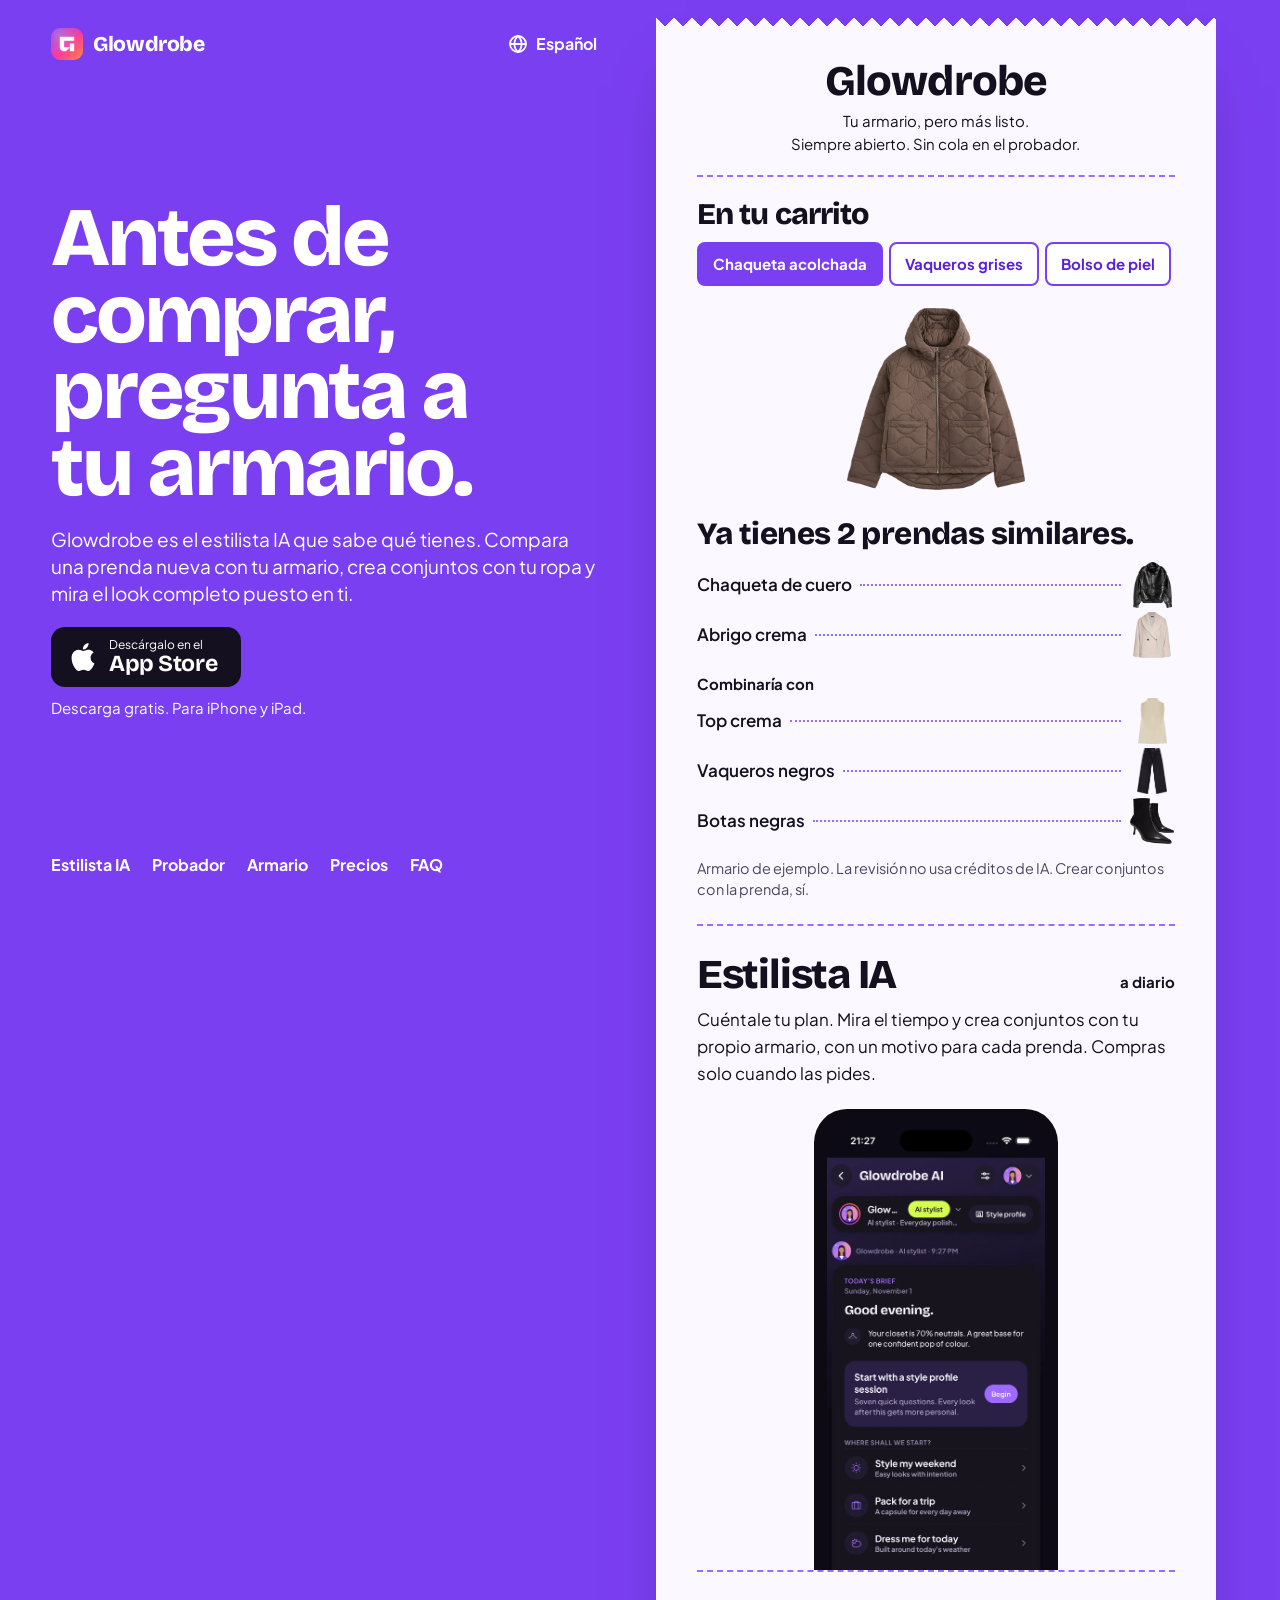
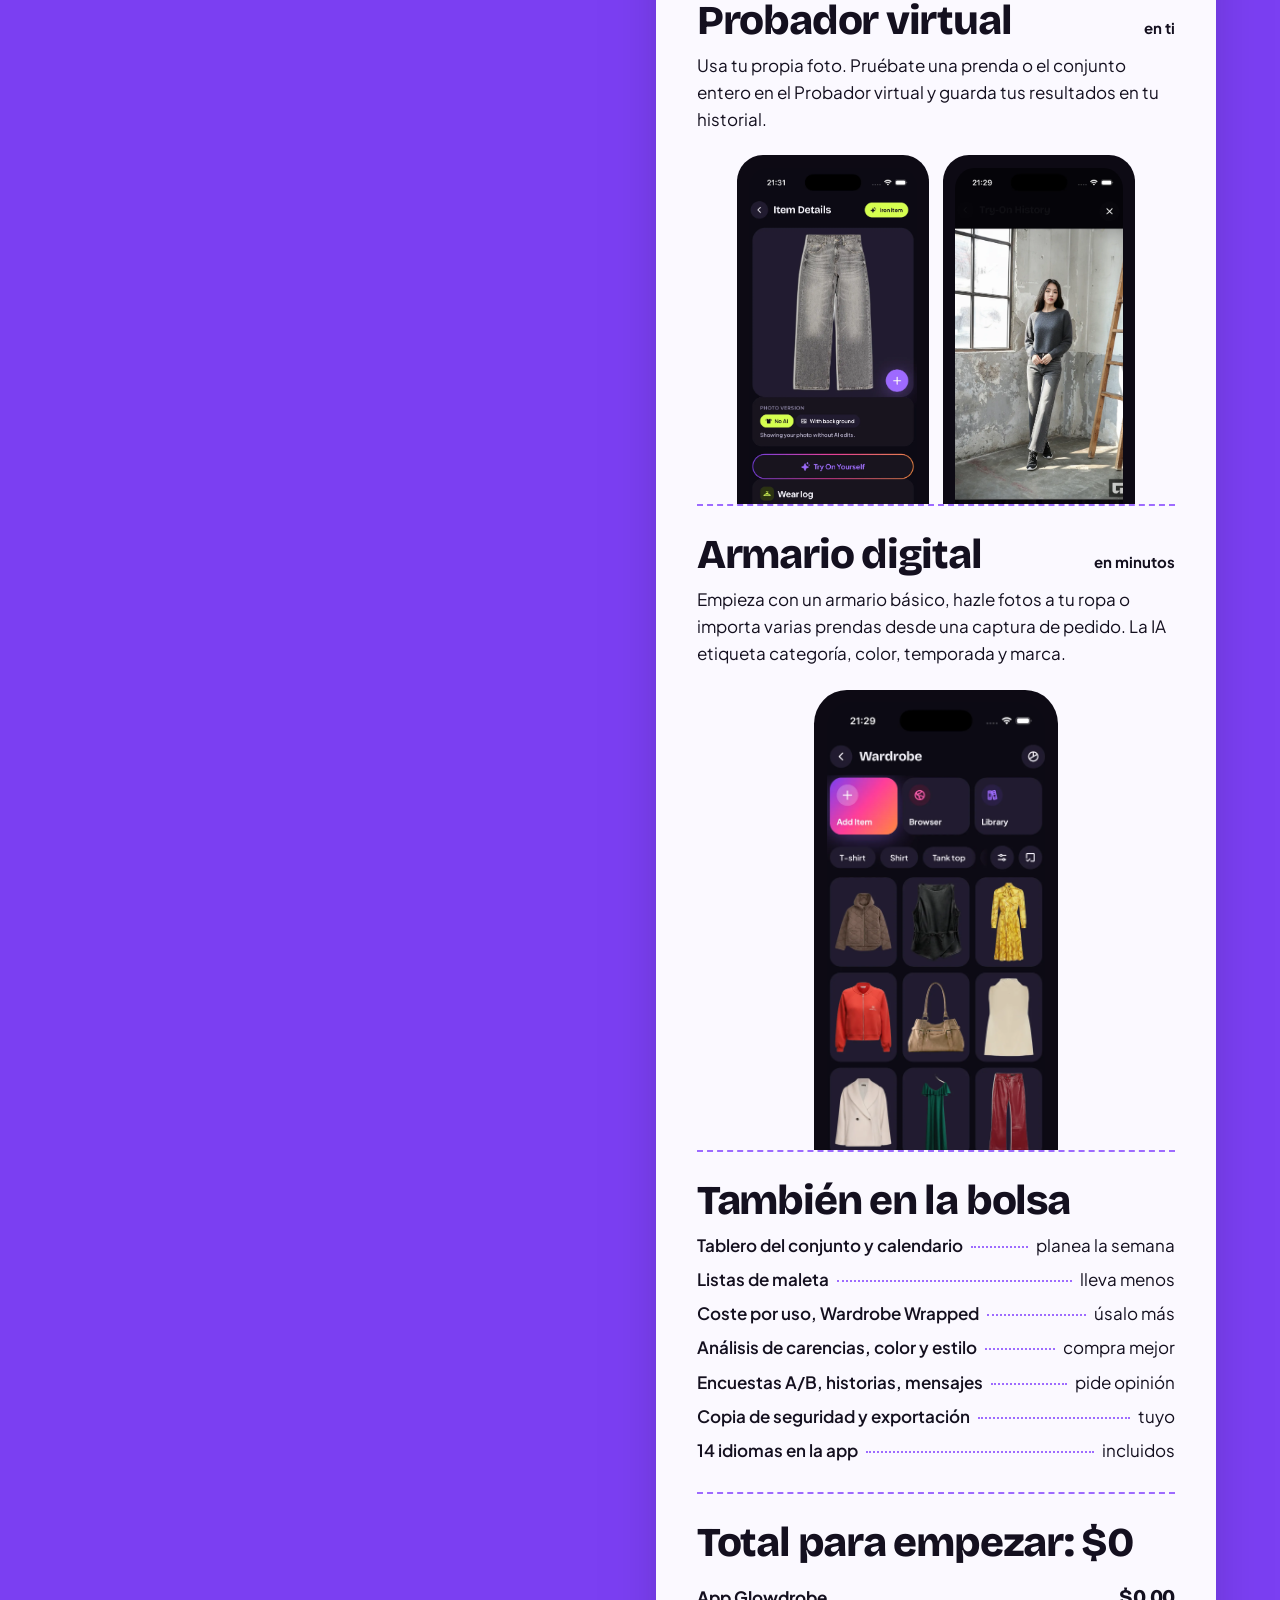
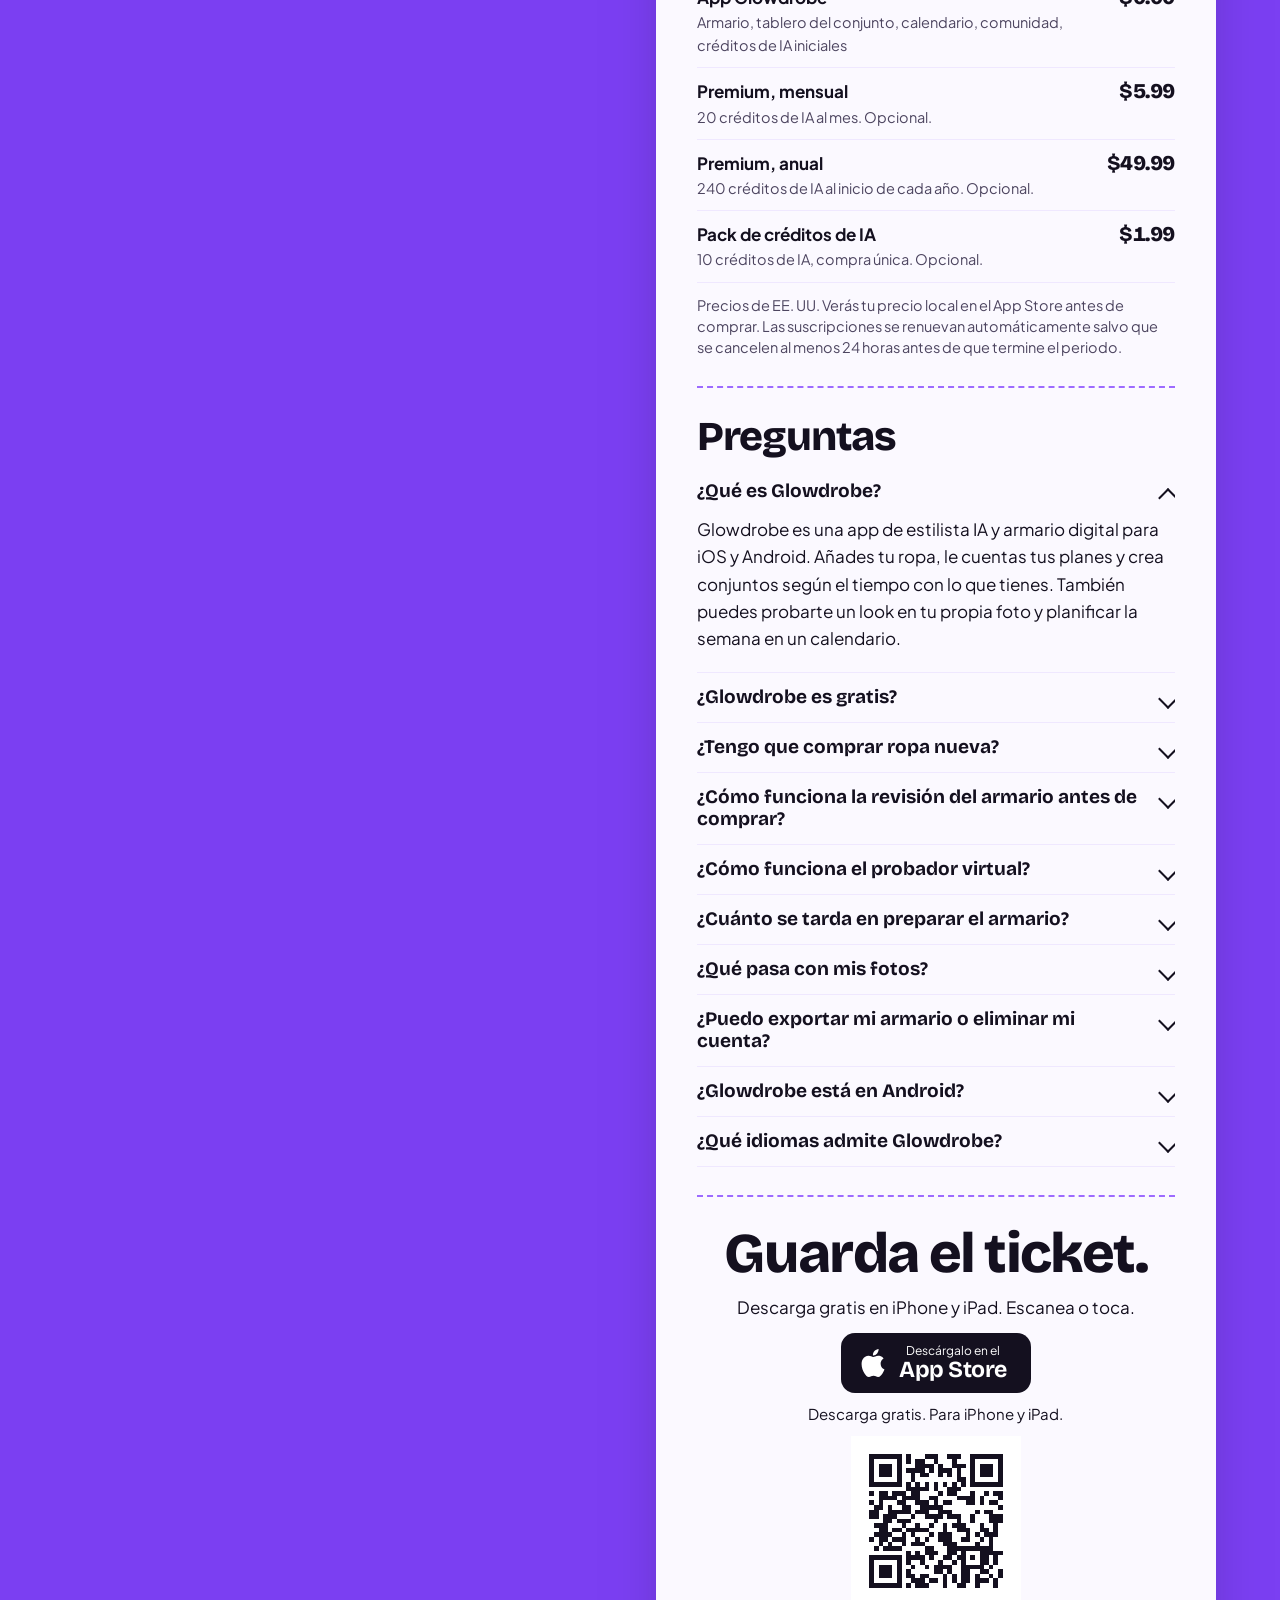
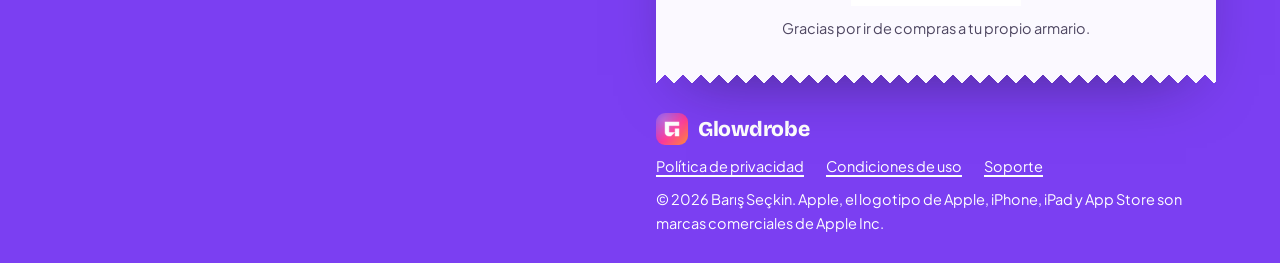
<file: es/index.html>
<!doctype html>
<html lang="es" dir="ltr" data-launch="live">
<head>
<meta charset="utf-8">
<meta name="viewport" content="width=device-width, initial-scale=1, viewport-fit=cover">
<title>Glowdrobe: estilista IA y app de armario para tus outfits</title>
<meta name="description" content="Glowdrobe es un estilista IA para iOS y Android. Crea conjuntos con tu ropa, compara prendas nuevas con tu armario y mira el look en tu propia foto.">
<meta name="theme-color" content="#7B3FF2">
<link rel="canonical" href="https://glowdrobe.ai/es/">
<link rel="alternate" hreflang="en" href="https://glowdrobe.ai/">
<link rel="alternate" hreflang="ar" href="https://glowdrobe.ai/ar/">
<link rel="alternate" hreflang="de" href="https://glowdrobe.ai/de/">
<link rel="alternate" hreflang="es" href="https://glowdrobe.ai/es/">
<link rel="alternate" hreflang="fr" href="https://glowdrobe.ai/fr/">
<link rel="alternate" hreflang="id" href="https://glowdrobe.ai/id/">
<link rel="alternate" hreflang="it" href="https://glowdrobe.ai/it/">
<link rel="alternate" hreflang="ja" href="https://glowdrobe.ai/ja/">
<link rel="alternate" hreflang="ko" href="https://glowdrobe.ai/ko/">
<link rel="alternate" hreflang="nl" href="https://glowdrobe.ai/nl/">
<link rel="alternate" hreflang="pl" href="https://glowdrobe.ai/pl/">
<link rel="alternate" hreflang="pt" href="https://glowdrobe.ai/pt/">
<link rel="alternate" hreflang="ru" href="https://glowdrobe.ai/ru/">
<link rel="alternate" hreflang="tr" href="https://glowdrobe.ai/tr/">
<link rel="alternate" hreflang="x-default" href="https://glowdrobe.ai/">
<meta property="og:type" content="website">
<meta property="og:site_name" content="Glowdrobe">
<meta property="og:url" content="https://glowdrobe.ai/es/">
<meta property="og:title" content="Glowdrobe: estilista IA y app de armario para tus outfits">
<meta property="og:description" content="Glowdrobe es un estilista IA para iOS y Android. Crea conjuntos con tu ropa, compara prendas nuevas con tu armario y mira el look en tu propia foto.">
<meta property="og:image" content="https://glowdrobe.ai/assets/og-image.jpg">
<meta property="og:image:width" content="1200">
<meta property="og:image:height" content="630">
<meta property="og:locale" content="es_ES">
<meta name="twitter:card" content="summary_large_image">
<meta name="twitter:title" content="Glowdrobe: estilista IA y app de armario para tus outfits">
<meta name="twitter:description" content="Glowdrobe es un estilista IA para iOS y Android. Crea conjuntos con tu ropa, compara prendas nuevas con tu armario y mira el look en tu propia foto.">
<meta name="twitter:image" content="https://glowdrobe.ai/assets/og-image.jpg">
<meta name="apple-itunes-app" content="app-id=6757796829">
<link rel="icon" type="image/png" sizes="32x32" href="/assets/icons/icon-32.png">
<link rel="icon" type="image/png" sizes="192x192" href="/assets/icons/icon-192.png">
<link rel="apple-touch-icon" href="/assets/icons/icon-180.png">
<link rel="manifest" href="/site.webmanifest">
<link rel="preload" href="/assets/fonts/BricolageGrotesque_800ExtraBold.woff2" as="font" type="font/woff2" crossorigin>
<link rel="preload" href="/assets/fonts/PlusJakartaSans_400Regular.woff2" as="font" type="font/woff2" crossorigin>

<script src="/assets/js/config.js"></script>
<link rel="stylesheet" href="/assets/css/site.css">
<script src="/assets/js/site.js" defer></script>
<script src="/assets/js/pixels.js" defer></script>
<script type="application/ld+json">[{"@context": "https://schema.org", "@type": "MobileApplication", "name": "Glowdrobe", "alternateName": "Glowdrobe: AI Outfit Planner", "operatingSystem": "iOS, iPadOS", "applicationCategory": "LifestyleApplication", "description": "Glowdrobe es un estilista IA para iOS y Android. Crea conjuntos con tu ropa, compara prendas nuevas con tu armario y mira el look en tu propia foto.", "url": "https://glowdrobe.ai/es/", "image": "https://glowdrobe.ai/assets/icons/icon-512.png", "inLanguage": "es", "offers": {"@type": "Offer", "price": "0", "priceCurrency": "USD"}, "author": {"@type": "Person", "name": "Barış Seçkin"}, "downloadUrl": "https://apps.apple.com/app/id6757796829", "installUrl": "https://apps.apple.com/app/id6757796829"}, {"@context": "https://schema.org", "@type": "FAQPage", "inLanguage": "es", "mainEntity": [{"@type": "Question", "name": "¿Qué es Glowdrobe?", "acceptedAnswer": {"@type": "Answer", "text": "Glowdrobe es una app de estilista IA y armario digital para iOS y Android. Añades tu ropa, le cuentas tus planes y crea conjuntos según el tiempo con lo que tienes. También puedes probarte un look en tu propia foto y planificar la semana en un calendario."}}, {"@type": "Question", "name": "¿Glowdrobe es gratis?", "acceptedAnswer": {"@type": "Answer", "text": "Se descarga gratis. Las funciones de IA, como las sugerencias de conjuntos y el probador virtual, usan créditos de IA. Puedes comprar un pack único de 10 créditos de IA o suscribirte a Premium."}}, {"@type": "Question", "name": "¿Tengo que comprar ropa nueva?", "acceptedAnswer": {"@type": "Answer", "text": "No. Los conjuntos se crean con tu armario, y las sugerencias de compra solo aparecen cuando las pides."}}, {"@type": "Question", "name": "¿Cómo funciona la revisión del armario antes de comprar?", "acceptedAnswer": {"@type": "Answer", "text": "Añade un producto desde tu navegador, una captura o tu fototeca. Glowdrobe lo compara con tu armario y te dice si ya tienes algo parecido. La revisión en sí no usa créditos de IA."}}, {"@type": "Question", "name": "¿Cómo funciona el probador virtual?", "acceptedAnswer": {"@type": "Answer", "text": "Sube una foto tuya, elige una prenda o un conjunto completo y Glowdrobe genera una vista previa del look puesto en ti. Los resultados se guardan en tu historial de pruebas."}}, {"@type": "Question", "name": "¿Cuánto se tarda en preparar el armario?", "acceptedAnswer": {"@type": "Answer", "text": "Minutos, no un fin de semana. Empieza con un armario básico, hazle fotos a tu ropa o importa varias prendas desde una sola captura de pedido. La IA etiqueta cada prenda por ti."}}, {"@type": "Question", "name": "¿Qué pasa con mis fotos?", "acceptedAnswer": {"@type": "Answer", "text": "Las fotos se procesan para darte la función que pediste, como etiquetar una prenda o generar una prueba. Tienes todos los detalles en nuestra Política de privacidad."}}, {"@type": "Question", "name": "¿Puedo exportar mi armario o eliminar mi cuenta?", "acceptedAnswer": {"@type": "Answer", "text": "Sí a las dos cosas. Puedes hacer una copia de seguridad y exportar tus datos, y eliminar tu cuenta dentro de la app."}}, {"@type": "Question", "name": "¿Glowdrobe está en Android?", "acceptedAnswer": {"@type": "Answer", "text": "Sí, ya casi. Glowdrobe llega muy pronto a iOS y Android."}}, {"@type": "Question", "name": "¿Qué idiomas admite Glowdrobe?", "acceptedAnswer": {"@type": "Answer", "text": "La app está disponible en 14 idiomas: alemán, árabe, coreano, español, francés, indonesio, inglés, italiano, japonés, neerlandés, polaco, portugués, ruso y turco."}}]}]</script>

</head>
<body id="top">
<a class="skip" href="#main">Saltar al contenido</a>
<div class="split">
  <aside class="side" data-hero>
    <div class="side-top">
      <a class="brand" href="/es/" aria-label="Inicio de Glowdrobe"><img src="/assets/icons/icon-192.png" width="32" height="32" alt="">Glowdrobe</a>
      <details class="langs"><summary><span class="sr">Idioma: </span><svg viewBox="0 0 20 20" aria-hidden="true"><circle cx="10" cy="10" r="8" fill="none" stroke="currentColor" stroke-width="1.8"/><path d="M2 10h16M10 2c2.4 2.2 3.6 4.9 3.6 8s-1.2 5.8-3.6 8c-2.4-2.2-3.6-4.9-3.6-8S7.6 4.2 10 2z" fill="none" stroke="currentColor" stroke-width="1.8"/></svg><span>Español</span></summary><ul><li><a href="/id/" hreflang="id" lang="id">Bahasa Indonesia</a></li><li><a href="/de/" hreflang="de" lang="de">Deutsch</a></li><li><a href="/" hreflang="en" lang="en">English</a></li><li><a href="/es/" hreflang="es" lang="es" aria-current="true">Español</a></li><li><a href="/fr/" hreflang="fr" lang="fr">Français</a></li><li><a href="/it/" hreflang="it" lang="it">Italiano</a></li><li><a href="/nl/" hreflang="nl" lang="nl">Nederlands</a></li><li><a href="/pl/" hreflang="pl" lang="pl">Polski</a></li><li><a href="/pt/" hreflang="pt" lang="pt">Português</a></li><li><a href="/tr/" hreflang="tr" lang="tr">Türkçe</a></li><li><a href="/ru/" hreflang="ru" lang="ru">Русский</a></li><li><a href="/ar/" hreflang="ar" lang="ar">العربية</a></li><li><a href="/ja/" hreflang="ja" lang="ja">日本語</a></li><li><a href="/ko/" hreflang="ko" lang="ko">한국어</a></li></ul></details>
    </div>
    <div class="side-mid">
      <h1 class="">Antes de comprar, pregunta a tu armario.</h1>
      <p>Glowdrobe es el estilista IA que sabe qué tienes. Compara una prenda nueva con tu armario, crea conjuntos con tu ropa y mira el look completo puesto en ti.</p>
      <div class="cta">
  <form class="notify" data-when="prelaunch" data-source="hero" novalidate>
    <label class="sr" for="n-hero">Correo electrónico</label>
    <div class="notify-row"><input id="n-hero" type="email" required autocomplete="email" inputmode="email" dir="ltr" placeholder="Tu email"><button type="submit">Avísame</button></div>
    <input class="hp" type="text" name="website" tabindex="-1" autocomplete="off" aria-hidden="true">
    <p class="notify-msg" role="status" aria-live="polite"></p>
  </form>
  <a class="store" data-when="live" data-store-link href="#" rel="noopener" aria-label="Descargar Glowdrobe en el App Store" dir="ltr"><svg viewBox="0 0 24 24" aria-hidden="true"><path fill="currentColor" d="M12.152 6.896c-.948 0-2.415-1.078-3.96-1.04-2.04.027-3.91 1.183-4.961 3.014-2.117 3.675-.546 9.103 1.519 12.09 1.013 1.454 2.208 3.09 3.792 3.039 1.52-.065 2.09-.987 3.935-.987 1.831 0 2.35.987 3.96.948 1.637-.026 2.676-1.48 3.676-2.948 1.156-1.688 1.636-3.325 1.662-3.415-.039-.013-3.182-1.221-3.22-4.857-.026-3.04 2.48-4.494 2.597-4.559-1.429-2.09-3.623-2.324-4.39-2.376-2-.156-3.675 1.09-4.61 1.09zM15.53 3.83c.843-1.012 1.4-2.427 1.245-3.83-1.207.052-2.662.805-3.532 1.818-.78.896-1.454 2.338-1.273 3.714 1.338.104 2.715-.688 3.559-1.701"/></svg><span><small>Descárgalo en el</small><strong>App Store</strong></span></a>
  <p class="cta-note" data-when="prelaunch">Muy pronto en iOS y Android. Un solo email, el día que salga.</p><p class="cta-note" data-when="live">Descarga gratis. Para iPhone y iPad.</p>
</div>
    </div>
    <nav class="side-nav" aria-label="En este ticket">
      <a href="#stylist">Estilista IA</a><a href="#tryon">Probador</a><a href="#closet">Armario</a><a href="#total">Precios</a><a href="#faq">FAQ</a>
    </nav>
  </aside>

  <div class="col">
  <main id="main" class="paper">
    <section class="head">
      <p class="shop">Glowdrobe</p>
      <p>Tu armario, pero más listo.</p>
      <p>Siempre abierto. Sin cola en el probador.</p>
    </section>

    <section class="scan" aria-labelledby="scan-h">
      <h2 id="scan-h">En tu carrito</h2>
      <div class="tabs" role="tablist" aria-label="Elige un producto de ejemplo">
        <button type="button" role="tab" aria-selected="true" aria-controls="result" data-p="plaid">Chaqueta acolchada</button>
        <button type="button" role="tab" aria-selected="false" aria-controls="result" data-p="jeans">Vaqueros grises</button>
        <button type="button" role="tab" aria-selected="false" aria-controls="result" data-p="hoodie">Bolso de piel</button>
      </div>
      <div class="scan-item">
        <img id="cart-img" src="/assets/items/quilted_jacket.webp" width="979" height="1000" alt="Chaqueta acolchada" fetchpriority="high" decoding="async">
        <div class="beam" aria-hidden="true"></div>
        <p class="line-check" aria-hidden="true">Revisando tu armario</p>
      </div>
      <div class="result" id="result" role="tabpanel" aria-live="polite">
        <p class="verdict" id="r-head">Ya tienes 2 prendas similares.</p>
        <ul class="print" id="r-similar">
          <li><span>Chaqueta de cuero</span><i></i><img src="/assets/items/leather_jacket.webp" width="443" height="522" alt="" loading="lazy"></li>
          <li><span>Abrigo crema</span><i></i><img src="/assets/items/cream_coat.webp" width="482" height="585" alt="" loading="lazy"></li>
        </ul>
        <p class="line">Combinaría con</p>
        <ul class="print" id="r-goes">
          <li><span>Top crema</span><i></i><img src="/assets/items/cream_top.webp" width="274" height="434" alt="" loading="lazy"></li>
          <li><span>Vaqueros negros</span><i></i><img src="/assets/items/dark_jeans.webp" width="505" height="771" alt="" loading="lazy"></li>
          <li><span>Botas negras</span><i></i><img src="/assets/items/boots.webp" width="589" height="610" alt="" loading="lazy"></li>
        </ul>
      </div>
      <p class="small">Armario de ejemplo. La revisión no usa créditos de IA. Crear conjuntos con la prenda, sí.</p>
    </section>

    <section class="li" id="stylist">
      <h2>Estilista IA <span class="qty">a diario</span></h2>
      <p>Cuéntale tu plan. Mira el tiempo y crea conjuntos con tu propio armario, con un motivo para cada prenda. Compras solo cuando las pides.</p>
      <div class="art"><div class="phone"><img src="/assets/app/en/ai.webp" width="1000" height="2174" alt="Pantalla de Glowdrobe IA con opciones como el conjunto de hoy o la maleta de viaje" decoding="async" loading="lazy"></div></div>
    </section>

    <section class="li" id="tryon">
      <h2>Probador virtual <span class="qty">en ti</span></h2>
      <p>Usa tu propia foto. Pruébate una prenda o el conjunto entero en el Probador virtual y guarda tus resultados en tu historial.</p>
      <div class="art art-2"><div class="phone"><img src="/assets/app/en/item.webp" width="1000" height="2174" alt="Vaqueros grises en el armario con un botón para probártelos" decoding="async" loading="lazy"></div><div class="phone"><img src="/assets/app/en/tryon.webp" width="1000" height="2174" alt="Resultado de la prueba virtual con un jersey y vaqueros grises en una persona" decoding="async" loading="lazy"></div></div>
    </section>

    <section class="li" id="closet">
      <h2>Armario digital <span class="qty">en minutos</span></h2>
      <p>Empieza con un armario básico, hazle fotos a tu ropa o importa varias prendas desde una captura de pedido. La IA etiqueta categoría, color, temporada y marca.</p>
      <div class="art"><div class="phone"><img src="/assets/app/en/wardrobe.webp" width="1000" height="2174" alt="Armario digital con fichas de ropa" decoding="async" loading="lazy"></div></div>
    </section>

    <section class="li">
      <h2>También en la bolsa</h2>
      <ul class="extras">
        <li><span>Tablero del conjunto y calendario</span><i></i><span>planea la semana</span></li>
        <li><span>Listas de maleta</span><i></i><span>lleva menos</span></li>
        <li><span>Coste por uso, Wardrobe Wrapped</span><i></i><span>úsalo más</span></li>
        <li><span>Análisis de carencias, color y estilo</span><i></i><span>compra mejor</span></li>
        <li><span>Encuestas A/B, historias, mensajes</span><i></i><span>pide opinión</span></li>
        <li><span>Copia de seguridad y exportación</span><i></i><span>tuyo</span></li>
        <li><span>14 idiomas en la app</span><i></i><span>incluidos</span></li>
      </ul>
    </section>

    <section class="li" id="total">
      <h2>Total para empezar: $0</h2>
      <table class="prices">
        <caption class="sr">Planes y precios de Glowdrobe en dólares estadounidenses</caption>
        <thead class="sr"><tr><th scope="col">Plan</th><th scope="col">Precio</th></tr></thead>
        <tbody>
          <tr><th scope="row">App Glowdrobe<small>Armario, tablero del conjunto, calendario, comunidad, créditos de IA iniciales</small></th><td dir="ltr">$0.00</td></tr>
          <tr><th scope="row">Premium, mensual<small>20 créditos de IA al mes. Opcional.</small></th><td dir="ltr">$5.99</td></tr>
          <tr><th scope="row">Premium, anual<small>240 créditos de IA al inicio de cada año. Opcional.</small></th><td dir="ltr">$49.99</td></tr>
          <tr><th scope="row">Pack de créditos de IA<small>10 créditos de IA, compra única. Opcional.</small></th><td dir="ltr">$1.99</td></tr>
        </tbody>
      </table>
      <p class="small">Precios de EE. UU. Verás tu precio local en el App Store antes de comprar. Las suscripciones se renuevan automáticamente salvo que se cancelen al menos 24 horas antes de que termine el periodo.</p>
    </section>

    <section class="li" id="faq">
      <h2>Preguntas</h2>
      <div class="faq"><details open><summary>¿Qué es Glowdrobe?</summary><p>Glowdrobe es una app de estilista IA y armario digital para iOS y Android. Añades tu ropa, le cuentas tus planes y crea conjuntos según el tiempo con lo que tienes. También puedes probarte un look en tu propia foto y planificar la semana en un calendario.</p></details>
<details><summary>¿Glowdrobe es gratis?</summary><p>Se descarga gratis. Las funciones de IA, como las sugerencias de conjuntos y el probador virtual, usan créditos de IA. Puedes comprar un pack único de 10 créditos de IA o suscribirte a Premium.</p></details>
<details><summary>¿Tengo que comprar ropa nueva?</summary><p>No. Los conjuntos se crean con tu armario, y las sugerencias de compra solo aparecen cuando las pides.</p></details>
<details><summary>¿Cómo funciona la revisión del armario antes de comprar?</summary><p>Añade un producto desde tu navegador, una captura o tu fototeca. Glowdrobe lo compara con tu armario y te dice si ya tienes algo parecido. La revisión en sí no usa créditos de IA.</p></details>
<details><summary>¿Cómo funciona el probador virtual?</summary><p>Sube una foto tuya, elige una prenda o un conjunto completo y Glowdrobe genera una vista previa del look puesto en ti. Los resultados se guardan en tu historial de pruebas.</p></details>
<details><summary>¿Cuánto se tarda en preparar el armario?</summary><p>Minutos, no un fin de semana. Empieza con un armario básico, hazle fotos a tu ropa o importa varias prendas desde una sola captura de pedido. La IA etiqueta cada prenda por ti.</p></details>
<details><summary>¿Qué pasa con mis fotos?</summary><p>Las fotos se procesan para darte la función que pediste, como etiquetar una prenda o generar una prueba. Tienes todos los detalles en nuestra <a href="https://legal.glowdrobe.ai/privacy-policy" target="_blank" rel="noopener">Política de privacidad</a>.</p></details>
<details><summary>¿Puedo exportar mi armario o eliminar mi cuenta?</summary><p>Sí a las dos cosas. Puedes hacer una copia de seguridad y exportar tus datos, y eliminar tu cuenta dentro de la app.</p></details>
<details><summary>¿Glowdrobe está en Android?</summary><p>Sí, ya casi. Glowdrobe llega muy pronto a iOS y Android.</p></details>
<details><summary>¿Qué idiomas admite Glowdrobe?</summary><p>La app está disponible en 14 idiomas: alemán, árabe, coreano, español, francés, indonesio, inglés, italiano, japonés, neerlandés, polaco, portugués, ruso y turco.</p></details></div>
    </section>

    <section class="li last" id="close" data-close>
      <h2>Guarda el ticket.</h2>
      <p data-when="prelaunch">Glowdrobe llega a iOS y Android. Déjanos tu email y te avisamos el día que salga.</p>
      <p data-when="live">Descarga gratis en iPhone y iPad. Escanea o toca.</p>
      <div class="cta">
  <form class="notify" data-when="prelaunch" data-source="close" novalidate>
    <label class="sr" for="n-close">Correo electrónico</label>
    <div class="notify-row"><input id="n-close" type="email" required autocomplete="email" inputmode="email" dir="ltr" placeholder="Tu email"><button type="submit">Avísame</button></div>
    <input class="hp" type="text" name="website" tabindex="-1" autocomplete="off" aria-hidden="true">
    <p class="notify-msg" role="status" aria-live="polite"></p>
  </form>
  <a class="store" data-when="live" data-store-link href="#" rel="noopener" aria-label="Descargar Glowdrobe en el App Store" dir="ltr"><svg viewBox="0 0 24 24" aria-hidden="true"><path fill="currentColor" d="M12.152 6.896c-.948 0-2.415-1.078-3.96-1.04-2.04.027-3.91 1.183-4.961 3.014-2.117 3.675-.546 9.103 1.519 12.09 1.013 1.454 2.208 3.09 3.792 3.039 1.52-.065 2.09-.987 3.935-.987 1.831 0 2.35.987 3.96.948 1.637-.026 2.676-1.48 3.676-2.948 1.156-1.688 1.636-3.325 1.662-3.415-.039-.013-3.182-1.221-3.22-4.857-.026-3.04 2.48-4.494 2.597-4.559-1.429-2.09-3.623-2.324-4.39-2.376-2-.156-3.675 1.09-4.61 1.09zM15.53 3.83c.843-1.012 1.4-2.427 1.245-3.83-1.207.052-2.662.805-3.532 1.818-.78.896-1.454 2.338-1.273 3.714 1.338.104 2.715-.688 3.559-1.701"/></svg><span><small>Descárgalo en el</small><strong>App Store</strong></span></a>
  <p class="cta-note" data-when="prelaunch">Muy pronto en iOS y Android. Un solo email, el día que salga.</p><p class="cta-note" data-when="live">Descarga gratis. Para iPhone y iPad.</p>
</div>
      <div class="barcode" data-when="prelaunch" aria-hidden="true"><svg viewBox="0 0 270 60" preserveAspectRatio="none" fill="currentColor"><rect x="0" width="2" height="60"/><rect x="4" width="1" height="60"/><rect x="7" width="1" height="60"/><rect x="11" width="4" height="60"/><rect x="17" width="1" height="60"/><rect x="20" width="2" height="60"/><rect x="25" width="4" height="60"/><rect x="30" width="1" height="60"/><rect x="33" width="1" height="60"/><rect x="35" width="1" height="60"/><rect x="38" width="4" height="60"/><rect x="43" width="3" height="60"/><rect x="47" width="4" height="60"/><rect x="54" width="3" height="60"/><rect x="60" width="1" height="60"/><rect x="63" width="1" height="60"/><rect x="66" width="3" height="60"/><rect x="72" width="4" height="60"/><rect x="77" width="1" height="60"/><rect x="81" width="1" height="60"/><rect x="83" width="1" height="60"/><rect x="85" width="4" height="60"/><rect x="92" width="1" height="60"/><rect x="96" width="1" height="60"/><rect x="100" width="2" height="60"/><rect x="104" width="1" height="60"/><rect x="108" width="4" height="60"/><rect x="113" width="3" height="60"/><rect x="118" width="2" height="60"/><rect x="122" width="3" height="60"/><rect x="127" width="2" height="60"/><rect x="131" width="1" height="60"/><rect x="135" width="2" height="60"/><rect x="139" width="1" height="60"/><rect x="142" width="1" height="60"/><rect x="146" width="4" height="60"/><rect x="152" width="1" height="60"/><rect x="155" width="2" height="60"/><rect x="160" width="4" height="60"/><rect x="165" width="1" height="60"/><rect x="168" width="1" height="60"/><rect x="170" width="1" height="60"/><rect x="173" width="4" height="60"/><rect x="178" width="3" height="60"/><rect x="182" width="4" height="60"/><rect x="189" width="3" height="60"/><rect x="195" width="1" height="60"/><rect x="198" width="1" height="60"/><rect x="201" width="3" height="60"/><rect x="207" width="4" height="60"/><rect x="212" width="1" height="60"/><rect x="216" width="1" height="60"/><rect x="218" width="1" height="60"/><rect x="220" width="4" height="60"/><rect x="227" width="1" height="60"/><rect x="231" width="1" height="60"/><rect x="235" width="2" height="60"/><rect x="239" width="1" height="60"/><rect x="243" width="4" height="60"/><rect x="248" width="3" height="60"/><rect x="253" width="2" height="60"/><rect x="257" width="3" height="60"/><rect x="262" width="2" height="60"/><rect x="266" width="1" height="60"/></svg></div>
      <figure class="qr" data-when="live"><img src="/assets/qr-appstore.svg" width="170" height="170" alt="Código QR que lleva a Glowdrobe en el App Store" loading="lazy"></figure>
      <p class="small center">Gracias por ir de compras a tu propio armario.</p>
    </section>

  </main>
    <footer class="foot"><div class="foot-in">
      <a class="brand" href="/es/"><img src="/assets/icons/icon-192.png" width="32" height="32" alt="" loading="lazy">Glowdrobe</a>
      <nav aria-label="Legal"><a href="https://legal.glowdrobe.ai/privacy-policy" target="_blank" rel="noopener">Política de privacidad</a><a href="https://legal.glowdrobe.ai/terms-of-use" target="_blank" rel="noopener">Condiciones de uso</a><a href="https://legal.glowdrobe.ai/support" target="_blank" rel="noopener">Soporte</a></nav>
      <p class="legal">© 2026 Barış Seçkin. Apple, el logotipo de Apple, iPhone, iPad y App Store son marcas comerciales de Apple Inc.</p>
    </div></footer>
  </div>
</div>
<div class="dock"><a href="#close" data-when="prelaunch">Avísame cuando salga</a><a data-when="live" data-store-link href="#" rel="noopener">Descárgalo en el App Store</a></div>
<script id="gd-i18n" type="application/json">{"in_cart_suffix": "en el carrito", "similar_two": "Ya tienes 2 prendas similares.", "similar_none": "Aún no tienes nada parecido en tu armario: sería una novedad.", "p_plaid": "Chaqueta acolchada", "p_jeans": "Vaqueros grises", "p_hoodie": "Bolso de piel", "i_leather": "Chaqueta de cuero", "i_shirt": "Abrigo crema", "i_tee": "Top crema", "i_navy": "Vaqueros negros", "i_boots": "Botas negras", "i_light": "Vaqueros claros", "i_henley": "Top negro", "i_sneakers": "Mocasines burdeos", "i_bag": "Bolso de piel", "err_email": "Ese email no parece correcto. Revísalo e inténtalo de nuevo.", "mail_subject": "Lista de lanzamiento de Glowdrobe", "mail_body": "Avisadme cuando salga Glowdrobe, por favor:", "mail_opened": "Si se abrió tu app de correo, pulsa enviar y ya estás en la lista. Si no, escribe a contact@glowdrobe.ai.", "adding": "Apuntándote...", "added": "Ya estás en la lista. Te escribimos el día que salga.", "err_send": "No se ha podido enviar. Inténtalo de nuevo en un momento.", "consent_text": "Queremos usar cookies de Meta y TikTok para medir nuestros anuncios. Tú decides.", "consent_accept": "Aceptar", "consent_decline": "No, gracias", "consent_policy": "Privacidad"}</script>
</body>
</html>
</file>
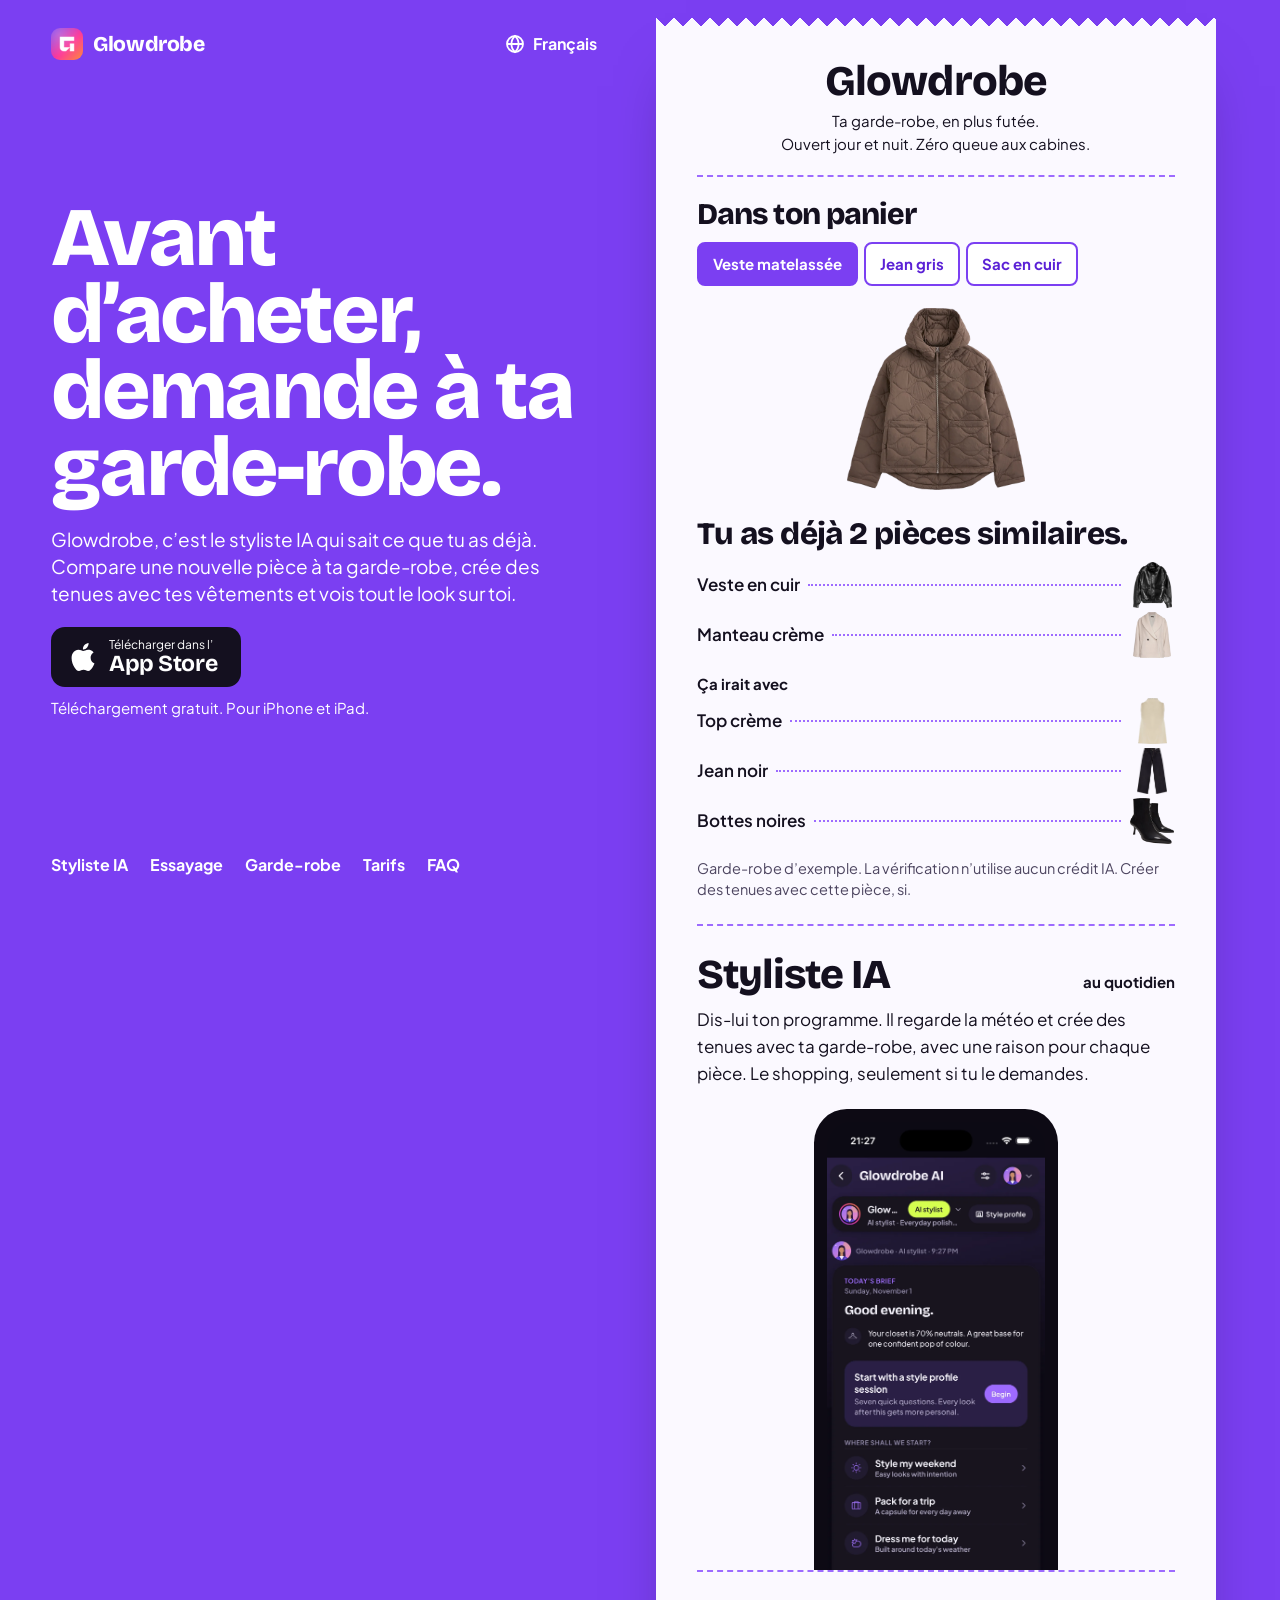
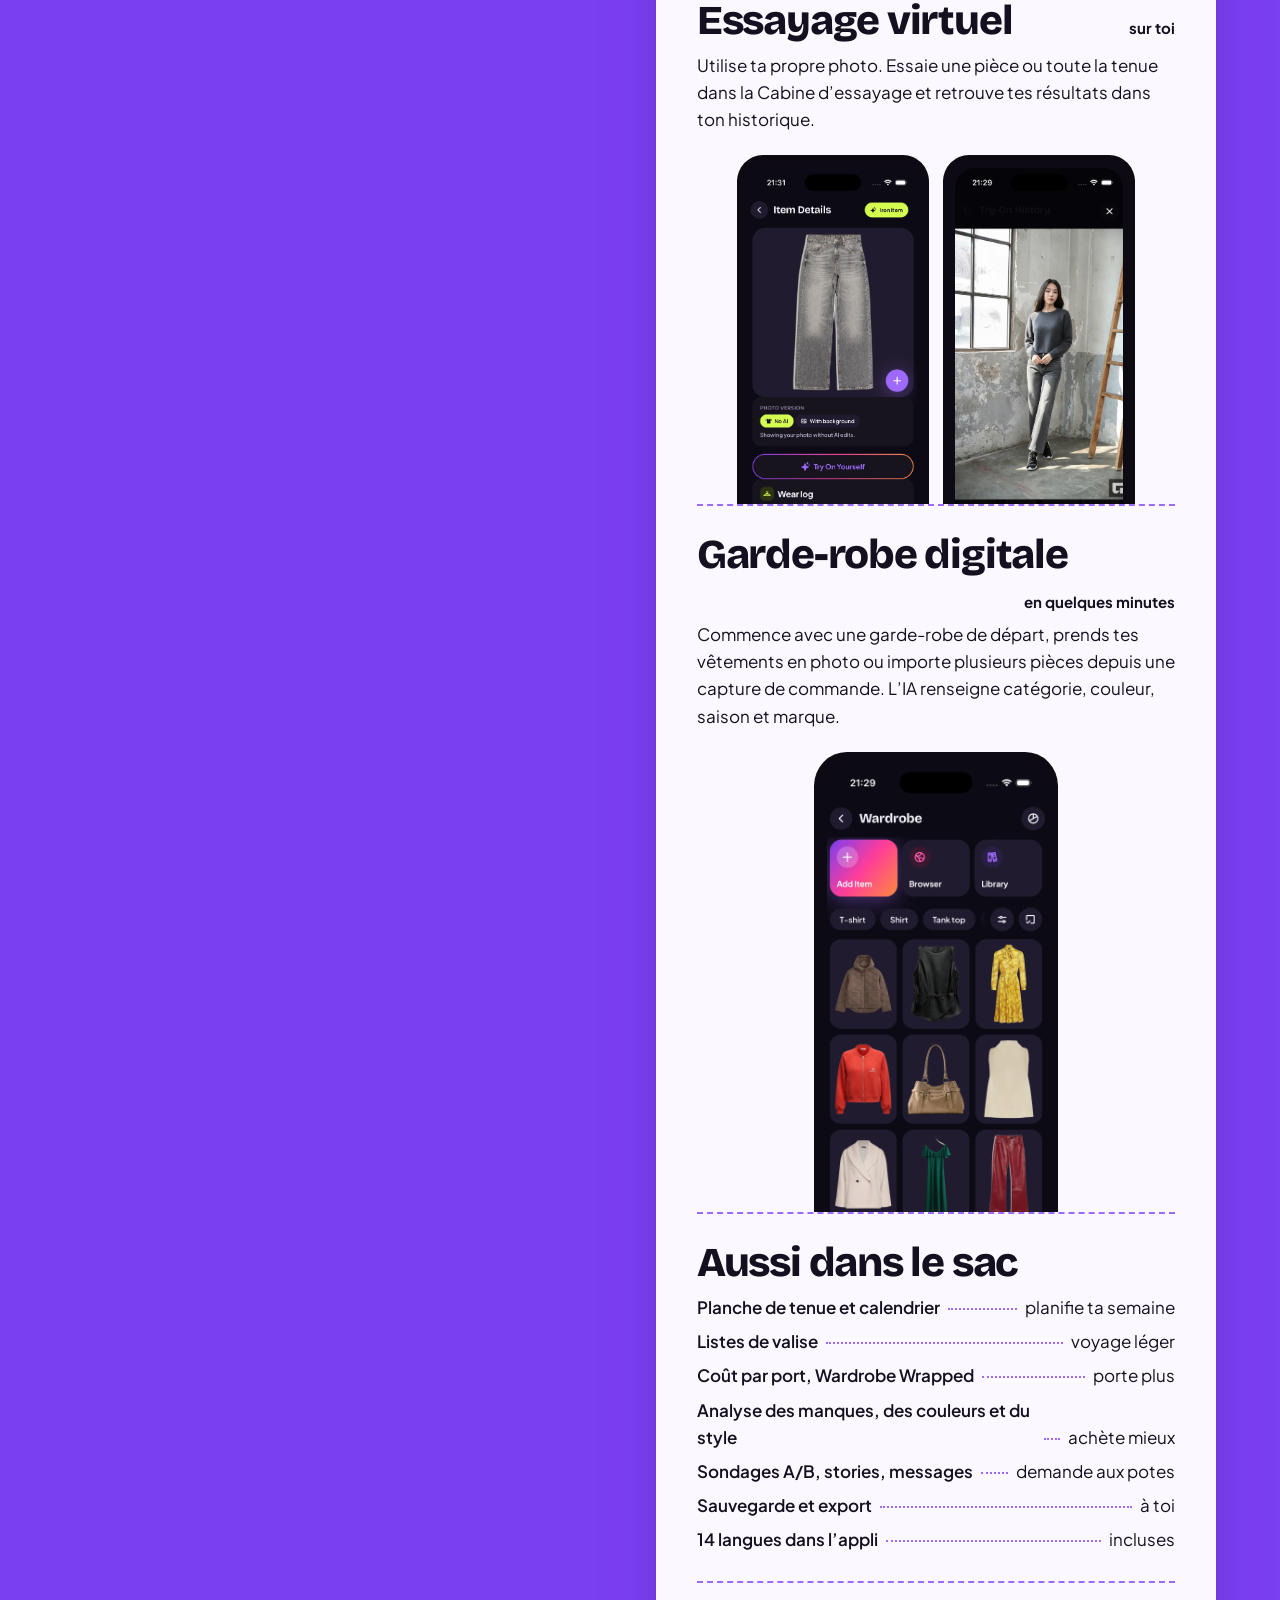
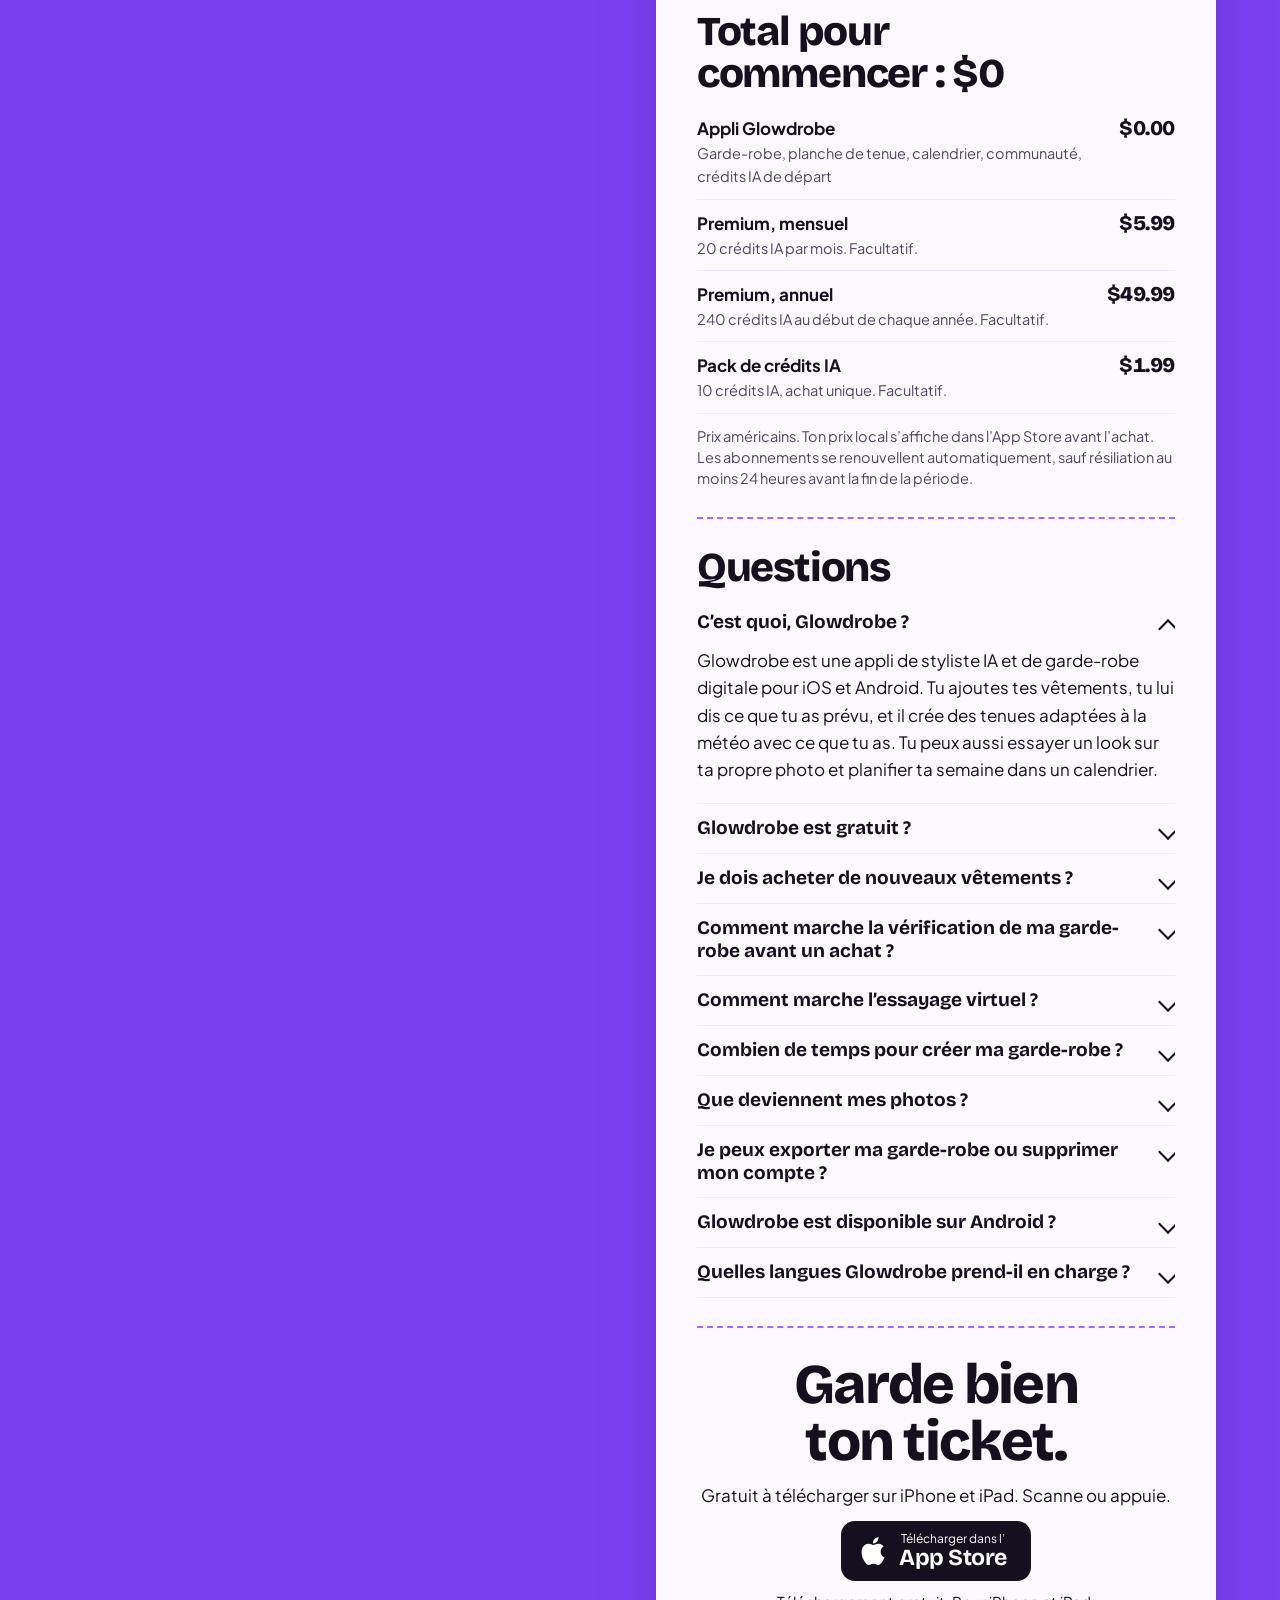
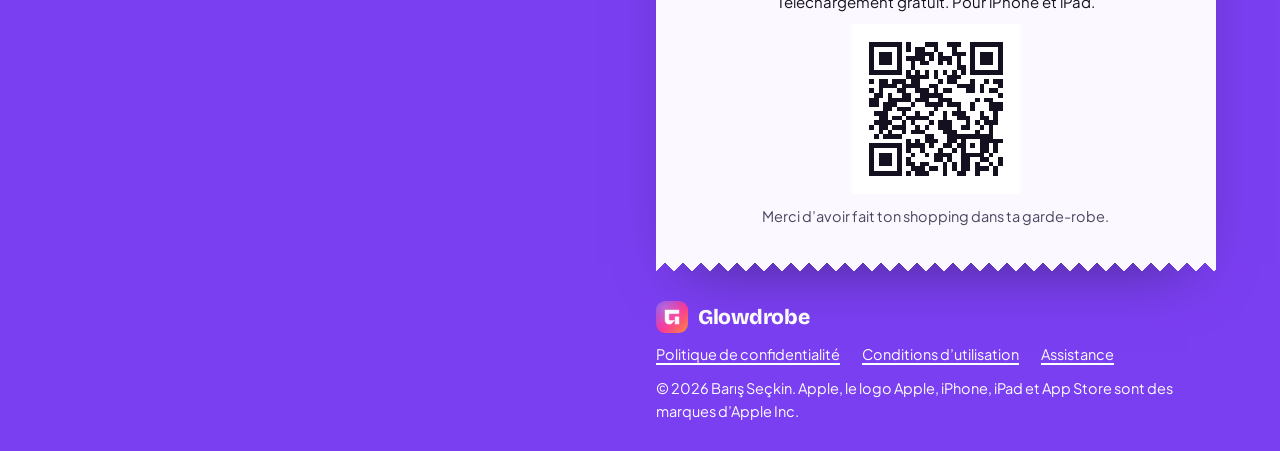
<file: fr/index.html>
<!doctype html>
<html lang="fr" dir="ltr" data-launch="live">
<head>
<meta charset="utf-8">
<meta name="viewport" content="width=device-width, initial-scale=1, viewport-fit=cover">
<title>Glowdrobe : styliste IA et appli dressing pour tes tenues</title>
<meta name="description" content="Glowdrobe, le styliste IA sur iOS et Android. Crée des tenues avec tes vêtements, compare une pièce à ta garde-robe et vois le look sur ta photo.">
<meta name="theme-color" content="#7B3FF2">
<link rel="canonical" href="https://glowdrobe.ai/fr/">
<link rel="alternate" hreflang="en" href="https://glowdrobe.ai/">
<link rel="alternate" hreflang="ar" href="https://glowdrobe.ai/ar/">
<link rel="alternate" hreflang="de" href="https://glowdrobe.ai/de/">
<link rel="alternate" hreflang="es" href="https://glowdrobe.ai/es/">
<link rel="alternate" hreflang="fr" href="https://glowdrobe.ai/fr/">
<link rel="alternate" hreflang="id" href="https://glowdrobe.ai/id/">
<link rel="alternate" hreflang="it" href="https://glowdrobe.ai/it/">
<link rel="alternate" hreflang="ja" href="https://glowdrobe.ai/ja/">
<link rel="alternate" hreflang="ko" href="https://glowdrobe.ai/ko/">
<link rel="alternate" hreflang="nl" href="https://glowdrobe.ai/nl/">
<link rel="alternate" hreflang="pl" href="https://glowdrobe.ai/pl/">
<link rel="alternate" hreflang="pt" href="https://glowdrobe.ai/pt/">
<link rel="alternate" hreflang="ru" href="https://glowdrobe.ai/ru/">
<link rel="alternate" hreflang="tr" href="https://glowdrobe.ai/tr/">
<link rel="alternate" hreflang="x-default" href="https://glowdrobe.ai/">
<meta property="og:type" content="website">
<meta property="og:site_name" content="Glowdrobe">
<meta property="og:url" content="https://glowdrobe.ai/fr/">
<meta property="og:title" content="Glowdrobe : styliste IA et appli dressing pour tes tenues">
<meta property="og:description" content="Glowdrobe, le styliste IA sur iOS et Android. Crée des tenues avec tes vêtements, compare une pièce à ta garde-robe et vois le look sur ta photo.">
<meta property="og:image" content="https://glowdrobe.ai/assets/og-image.jpg">
<meta property="og:image:width" content="1200">
<meta property="og:image:height" content="630">
<meta property="og:locale" content="fr_FR">
<meta name="twitter:card" content="summary_large_image">
<meta name="twitter:title" content="Glowdrobe : styliste IA et appli dressing pour tes tenues">
<meta name="twitter:description" content="Glowdrobe, le styliste IA sur iOS et Android. Crée des tenues avec tes vêtements, compare une pièce à ta garde-robe et vois le look sur ta photo.">
<meta name="twitter:image" content="https://glowdrobe.ai/assets/og-image.jpg">
<meta name="apple-itunes-app" content="app-id=6757796829">
<link rel="icon" type="image/png" sizes="32x32" href="/assets/icons/icon-32.png">
<link rel="icon" type="image/png" sizes="192x192" href="/assets/icons/icon-192.png">
<link rel="apple-touch-icon" href="/assets/icons/icon-180.png">
<link rel="manifest" href="/site.webmanifest">
<link rel="preload" href="/assets/fonts/BricolageGrotesque_800ExtraBold.woff2" as="font" type="font/woff2" crossorigin>
<link rel="preload" href="/assets/fonts/PlusJakartaSans_400Regular.woff2" as="font" type="font/woff2" crossorigin>

<script src="/assets/js/config.js"></script>
<link rel="stylesheet" href="/assets/css/site.css">
<script src="/assets/js/site.js" defer></script>
<script src="/assets/js/pixels.js" defer></script>
<script type="application/ld+json">[{"@context": "https://schema.org", "@type": "MobileApplication", "name": "Glowdrobe", "alternateName": "Glowdrobe: AI Outfit Planner", "operatingSystem": "iOS, iPadOS", "applicationCategory": "LifestyleApplication", "description": "Glowdrobe, le styliste IA sur iOS et Android. Crée des tenues avec tes vêtements, compare une pièce à ta garde-robe et vois le look sur ta photo.", "url": "https://glowdrobe.ai/fr/", "image": "https://glowdrobe.ai/assets/icons/icon-512.png", "inLanguage": "fr", "offers": {"@type": "Offer", "price": "0", "priceCurrency": "USD"}, "author": {"@type": "Person", "name": "Barış Seçkin"}, "downloadUrl": "https://apps.apple.com/app/id6757796829", "installUrl": "https://apps.apple.com/app/id6757796829"}, {"@context": "https://schema.org", "@type": "FAQPage", "inLanguage": "fr", "mainEntity": [{"@type": "Question", "name": "C’est quoi, Glowdrobe ?", "acceptedAnswer": {"@type": "Answer", "text": "Glowdrobe est une appli de styliste IA et de garde-robe digitale pour iOS et Android. Tu ajoutes tes vêtements, tu lui dis ce que tu as prévu, et il crée des tenues adaptées à la météo avec ce que tu as. Tu peux aussi essayer un look sur ta propre photo et planifier ta semaine dans un calendrier."}}, {"@type": "Question", "name": "Glowdrobe est gratuit ?", "acceptedAnswer": {"@type": "Answer", "text": "Il est gratuit à télécharger. Les fonctions IA, comme les suggestions de tenues et l’essayage virtuel, utilisent des crédits IA. Tu peux acheter un pack unique de 10 crédits IA ou t’abonner à Premium."}}, {"@type": "Question", "name": "Je dois acheter de nouveaux vêtements ?", "acceptedAnswer": {"@type": "Answer", "text": "Non. Les tenues sont créées à partir de ta garde-robe, et les suggestions de shopping n’apparaissent que si tu les demandes."}}, {"@type": "Question", "name": "Comment marche la vérification de ma garde-robe avant un achat ?", "acceptedAnswer": {"@type": "Answer", "text": "Ajoute un produit depuis ton navigateur, une capture d’écran ou ta photothèque. Glowdrobe le compare à ta garde-robe et te dit si tu as déjà quelque chose de similaire. La vérification elle-même n’utilise aucun crédit IA."}}, {"@type": "Question", "name": "Comment marche l’essayage virtuel ?", "acceptedAnswer": {"@type": "Answer", "text": "Importe une photo de toi, choisis une pièce ou une tenue complète, et Glowdrobe génère un aperçu du look sur toi. Les résultats sont enregistrés dans ton historique d’essayage."}}, {"@type": "Question", "name": "Combien de temps pour créer ma garde-robe ?", "acceptedAnswer": {"@type": "Answer", "text": "Quelques minutes, pas tout un week-end. Commence avec une garde-robe de départ, prends tes vêtements en photo ou importe plusieurs pièces depuis une seule capture de commande. L’IA renseigne chaque pièce pour toi."}}, {"@type": "Question", "name": "Que deviennent mes photos ?", "acceptedAnswer": {"@type": "Answer", "text": "Tes photos sont traitées pour te fournir la fonction demandée, comme renseigner une pièce ou générer un essayage. Tous les détails sont dans notre Politique de confidentialité."}}, {"@type": "Question", "name": "Je peux exporter ma garde-robe ou supprimer mon compte ?", "acceptedAnswer": {"@type": "Answer", "text": "Oui, les deux. Tu peux sauvegarder et exporter tes données, et supprimer ton compte directement dans l’appli."}}, {"@type": "Question", "name": "Glowdrobe est disponible sur Android ?", "acceptedAnswer": {"@type": "Answer", "text": "Oui, ça arrive. Glowdrobe sort bientôt sur iOS et Android."}}, {"@type": "Question", "name": "Quelles langues Glowdrobe prend-il en charge ?", "acceptedAnswer": {"@type": "Answer", "text": "L’appli est disponible en 14 langues : allemand, anglais, arabe, coréen, espagnol, français, indonésien, italien, japonais, néerlandais, polonais, portugais, russe et turc."}}]}]</script>

</head>
<body id="top">
<a class="skip" href="#main">Aller au contenu</a>
<div class="split">
  <aside class="side" data-hero>
    <div class="side-top">
      <a class="brand" href="/fr/" aria-label="Accueil Glowdrobe"><img src="/assets/icons/icon-192.png" width="32" height="32" alt="">Glowdrobe</a>
      <details class="langs"><summary><span class="sr">Langue: </span><svg viewBox="0 0 20 20" aria-hidden="true"><circle cx="10" cy="10" r="8" fill="none" stroke="currentColor" stroke-width="1.8"/><path d="M2 10h16M10 2c2.4 2.2 3.6 4.9 3.6 8s-1.2 5.8-3.6 8c-2.4-2.2-3.6-4.9-3.6-8S7.6 4.2 10 2z" fill="none" stroke="currentColor" stroke-width="1.8"/></svg><span>Français</span></summary><ul><li><a href="/id/" hreflang="id" lang="id">Bahasa Indonesia</a></li><li><a href="/de/" hreflang="de" lang="de">Deutsch</a></li><li><a href="/" hreflang="en" lang="en">English</a></li><li><a href="/es/" hreflang="es" lang="es">Español</a></li><li><a href="/fr/" hreflang="fr" lang="fr" aria-current="true">Français</a></li><li><a href="/it/" hreflang="it" lang="it">Italiano</a></li><li><a href="/nl/" hreflang="nl" lang="nl">Nederlands</a></li><li><a href="/pl/" hreflang="pl" lang="pl">Polski</a></li><li><a href="/pt/" hreflang="pt" lang="pt">Português</a></li><li><a href="/tr/" hreflang="tr" lang="tr">Türkçe</a></li><li><a href="/ru/" hreflang="ru" lang="ru">Русский</a></li><li><a href="/ar/" hreflang="ar" lang="ar">العربية</a></li><li><a href="/ja/" hreflang="ja" lang="ja">日本語</a></li><li><a href="/ko/" hreflang="ko" lang="ko">한국어</a></li></ul></details>
    </div>
    <div class="side-mid">
      <h1 class="">Avant d’acheter, demande à ta garde-robe.</h1>
      <p>Glowdrobe, c’est le styliste IA qui sait ce que tu as déjà. Compare une nouvelle pièce à ta garde-robe, crée des tenues avec tes vêtements et vois tout le look sur toi.</p>
      <div class="cta">
  <form class="notify" data-when="prelaunch" data-source="hero" novalidate>
    <label class="sr" for="n-hero">Adresse e-mail</label>
    <div class="notify-row"><input id="n-hero" type="email" required autocomplete="email" inputmode="email" dir="ltr" placeholder="Ton e-mail"><button type="submit">Préviens-moi</button></div>
    <input class="hp" type="text" name="website" tabindex="-1" autocomplete="off" aria-hidden="true">
    <p class="notify-msg" role="status" aria-live="polite"></p>
  </form>
  <a class="store" data-when="live" data-store-link href="#" rel="noopener" aria-label="Télécharger Glowdrobe sur l’App Store" dir="ltr"><svg viewBox="0 0 24 24" aria-hidden="true"><path fill="currentColor" d="M12.152 6.896c-.948 0-2.415-1.078-3.96-1.04-2.04.027-3.91 1.183-4.961 3.014-2.117 3.675-.546 9.103 1.519 12.09 1.013 1.454 2.208 3.09 3.792 3.039 1.52-.065 2.09-.987 3.935-.987 1.831 0 2.35.987 3.96.948 1.637-.026 2.676-1.48 3.676-2.948 1.156-1.688 1.636-3.325 1.662-3.415-.039-.013-3.182-1.221-3.22-4.857-.026-3.04 2.48-4.494 2.597-4.559-1.429-2.09-3.623-2.324-4.39-2.376-2-.156-3.675 1.09-4.61 1.09zM15.53 3.83c.843-1.012 1.4-2.427 1.245-3.83-1.207.052-2.662.805-3.532 1.818-.78.896-1.454 2.338-1.273 3.714 1.338.104 2.715-.688 3.559-1.701"/></svg><span><small>Télécharger dans l’</small><strong>App Store</strong></span></a>
  <p class="cta-note" data-when="prelaunch">Bientôt sur iOS et Android. Un seul e-mail, le jour de la sortie.</p><p class="cta-note" data-when="live">Téléchargement gratuit. Pour iPhone et iPad.</p>
</div>
    </div>
    <nav class="side-nav" aria-label="Sur ce ticket">
      <a href="#stylist">Styliste IA</a><a href="#tryon">Essayage</a><a href="#closet">Garde-robe</a><a href="#total">Tarifs</a><a href="#faq">FAQ</a>
    </nav>
  </aside>

  <div class="col">
  <main id="main" class="paper">
    <section class="head">
      <p class="shop">Glowdrobe</p>
      <p>Ta garde-robe, en plus futée.</p>
      <p>Ouvert jour et nuit. Zéro queue aux cabines.</p>
    </section>

    <section class="scan" aria-labelledby="scan-h">
      <h2 id="scan-h">Dans ton panier</h2>
      <div class="tabs" role="tablist" aria-label="Choisis un produit d’exemple">
        <button type="button" role="tab" aria-selected="true" aria-controls="result" data-p="plaid">Veste matelassée</button>
        <button type="button" role="tab" aria-selected="false" aria-controls="result" data-p="jeans">Jean gris</button>
        <button type="button" role="tab" aria-selected="false" aria-controls="result" data-p="hoodie">Sac en cuir</button>
      </div>
      <div class="scan-item">
        <img id="cart-img" src="/assets/items/quilted_jacket.webp" width="979" height="1000" alt="Veste matelassée" fetchpriority="high" decoding="async">
        <div class="beam" aria-hidden="true"></div>
        <p class="line-check" aria-hidden="true">Vérification de ta garde-robe</p>
      </div>
      <div class="result" id="result" role="tabpanel" aria-live="polite">
        <p class="verdict" id="r-head">Tu as déjà 2 pièces similaires.</p>
        <ul class="print" id="r-similar">
          <li><span>Veste en cuir</span><i></i><img src="/assets/items/leather_jacket.webp" width="443" height="522" alt="" loading="lazy"></li>
          <li><span>Manteau crème</span><i></i><img src="/assets/items/cream_coat.webp" width="482" height="585" alt="" loading="lazy"></li>
        </ul>
        <p class="line">Ça irait avec</p>
        <ul class="print" id="r-goes">
          <li><span>Top crème</span><i></i><img src="/assets/items/cream_top.webp" width="274" height="434" alt="" loading="lazy"></li>
          <li><span>Jean noir</span><i></i><img src="/assets/items/dark_jeans.webp" width="505" height="771" alt="" loading="lazy"></li>
          <li><span>Bottes noires</span><i></i><img src="/assets/items/boots.webp" width="589" height="610" alt="" loading="lazy"></li>
        </ul>
      </div>
      <p class="small">Garde-robe d’exemple. La vérification n’utilise aucun crédit IA. Créer des tenues avec cette pièce, si.</p>
    </section>

    <section class="li" id="stylist">
      <h2>Styliste IA <span class="qty">au quotidien</span></h2>
      <p>Dis-lui ton programme. Il regarde la météo et crée des tenues avec ta garde-robe, avec une raison pour chaque pièce. Le shopping, seulement si tu le demandes.</p>
      <div class="art"><div class="phone"><img src="/assets/app/en/ai.webp" width="1000" height="2174" alt="Écran Glowdrobe IA avec des options comme la tenue du jour ou la valise de voyage" decoding="async" loading="lazy"></div></div>
    </section>

    <section class="li" id="tryon">
      <h2>Essayage virtuel <span class="qty">sur toi</span></h2>
      <p>Utilise ta propre photo. Essaie une pièce ou toute la tenue dans la Cabine d’essayage et retrouve tes résultats dans ton historique.</p>
      <div class="art art-2"><div class="phone"><img src="/assets/app/en/item.webp" width="1000" height="2174" alt="Jean gris dans la garde-robe avec un bouton pour l’essayer sur soi" decoding="async" loading="lazy"></div><div class="phone"><img src="/assets/app/en/tryon.webp" width="1000" height="2174" alt="Résultat d’essayage avec un pull et un jean gris sur une personne" decoding="async" loading="lazy"></div></div>
    </section>

    <section class="li" id="closet">
      <h2>Garde-robe digitale <span class="qty">en quelques minutes</span></h2>
      <p>Commence avec une garde-robe de départ, prends tes vêtements en photo ou importe plusieurs pièces depuis une capture de commande. L’IA renseigne catégorie, couleur, saison et marque.</p>
      <div class="art"><div class="phone"><img src="/assets/app/en/wardrobe.webp" width="1000" height="2174" alt="Garde-robe digitale avec des vignettes de vêtements" decoding="async" loading="lazy"></div></div>
    </section>

    <section class="li">
      <h2>Aussi dans le sac</h2>
      <ul class="extras">
        <li><span>Planche de tenue et calendrier</span><i></i><span>planifie ta semaine</span></li>
        <li><span>Listes de valise</span><i></i><span>voyage léger</span></li>
        <li><span>Coût par port, Wardrobe Wrapped</span><i></i><span>porte plus</span></li>
        <li><span>Analyse des manques, des couleurs et du style</span><i></i><span>achète mieux</span></li>
        <li><span>Sondages A/B, stories, messages</span><i></i><span>demande aux potes</span></li>
        <li><span>Sauvegarde et export</span><i></i><span>à toi</span></li>
        <li><span>14 langues dans l’appli</span><i></i><span>incluses</span></li>
      </ul>
    </section>

    <section class="li" id="total">
      <h2>Total pour commencer : $0</h2>
      <table class="prices">
        <caption class="sr">Formules et prix Glowdrobe en dollars américains</caption>
        <thead class="sr"><tr><th scope="col">Formule</th><th scope="col">Prix</th></tr></thead>
        <tbody>
          <tr><th scope="row">Appli Glowdrobe<small>Garde-robe, planche de tenue, calendrier, communauté, crédits IA de départ</small></th><td dir="ltr">$0.00</td></tr>
          <tr><th scope="row">Premium, mensuel<small>20 crédits IA par mois. Facultatif.</small></th><td dir="ltr">$5.99</td></tr>
          <tr><th scope="row">Premium, annuel<small>240 crédits IA au début de chaque année. Facultatif.</small></th><td dir="ltr">$49.99</td></tr>
          <tr><th scope="row">Pack de crédits IA<small>10 crédits IA, achat unique. Facultatif.</small></th><td dir="ltr">$1.99</td></tr>
        </tbody>
      </table>
      <p class="small">Prix américains. Ton prix local s’affiche dans l’App Store avant l’achat. Les abonnements se renouvellent automatiquement, sauf résiliation au moins 24 heures avant la fin de la période.</p>
    </section>

    <section class="li" id="faq">
      <h2>Questions</h2>
      <div class="faq"><details open><summary>C’est quoi, Glowdrobe ?</summary><p>Glowdrobe est une appli de styliste IA et de garde-robe digitale pour iOS et Android. Tu ajoutes tes vêtements, tu lui dis ce que tu as prévu, et il crée des tenues adaptées à la météo avec ce que tu as. Tu peux aussi essayer un look sur ta propre photo et planifier ta semaine dans un calendrier.</p></details>
<details><summary>Glowdrobe est gratuit ?</summary><p>Il est gratuit à télécharger. Les fonctions IA, comme les suggestions de tenues et l’essayage virtuel, utilisent des crédits IA. Tu peux acheter un pack unique de 10 crédits IA ou t’abonner à Premium.</p></details>
<details><summary>Je dois acheter de nouveaux vêtements ?</summary><p>Non. Les tenues sont créées à partir de ta garde-robe, et les suggestions de shopping n’apparaissent que si tu les demandes.</p></details>
<details><summary>Comment marche la vérification de ma garde-robe avant un achat ?</summary><p>Ajoute un produit depuis ton navigateur, une capture d’écran ou ta photothèque. Glowdrobe le compare à ta garde-robe et te dit si tu as déjà quelque chose de similaire. La vérification elle-même n’utilise aucun crédit IA.</p></details>
<details><summary>Comment marche l’essayage virtuel ?</summary><p>Importe une photo de toi, choisis une pièce ou une tenue complète, et Glowdrobe génère un aperçu du look sur toi. Les résultats sont enregistrés dans ton historique d’essayage.</p></details>
<details><summary>Combien de temps pour créer ma garde-robe ?</summary><p>Quelques minutes, pas tout un week-end. Commence avec une garde-robe de départ, prends tes vêtements en photo ou importe plusieurs pièces depuis une seule capture de commande. L’IA renseigne chaque pièce pour toi.</p></details>
<details><summary>Que deviennent mes photos ?</summary><p>Tes photos sont traitées pour te fournir la fonction demandée, comme renseigner une pièce ou générer un essayage. Tous les détails sont dans notre <a href="https://legal.glowdrobe.ai/privacy-policy" target="_blank" rel="noopener">Politique de confidentialité</a>.</p></details>
<details><summary>Je peux exporter ma garde-robe ou supprimer mon compte ?</summary><p>Oui, les deux. Tu peux sauvegarder et exporter tes données, et supprimer ton compte directement dans l’appli.</p></details>
<details><summary>Glowdrobe est disponible sur Android ?</summary><p>Oui, ça arrive. Glowdrobe sort bientôt sur iOS et Android.</p></details>
<details><summary>Quelles langues Glowdrobe prend-il en charge ?</summary><p>L’appli est disponible en 14 langues : allemand, anglais, arabe, coréen, espagnol, français, indonésien, italien, japonais, néerlandais, polonais, portugais, russe et turc.</p></details></div>
    </section>

    <section class="li last" id="close" data-close>
      <h2>Garde bien ton ticket.</h2>
      <p data-when="prelaunch">Glowdrobe arrive sur iOS et Android. Laisse ton e-mail et on te prévient le jour J.</p>
      <p data-when="live">Gratuit à télécharger sur iPhone et iPad. Scanne ou appuie.</p>
      <div class="cta">
  <form class="notify" data-when="prelaunch" data-source="close" novalidate>
    <label class="sr" for="n-close">Adresse e-mail</label>
    <div class="notify-row"><input id="n-close" type="email" required autocomplete="email" inputmode="email" dir="ltr" placeholder="Ton e-mail"><button type="submit">Préviens-moi</button></div>
    <input class="hp" type="text" name="website" tabindex="-1" autocomplete="off" aria-hidden="true">
    <p class="notify-msg" role="status" aria-live="polite"></p>
  </form>
  <a class="store" data-when="live" data-store-link href="#" rel="noopener" aria-label="Télécharger Glowdrobe sur l’App Store" dir="ltr"><svg viewBox="0 0 24 24" aria-hidden="true"><path fill="currentColor" d="M12.152 6.896c-.948 0-2.415-1.078-3.96-1.04-2.04.027-3.91 1.183-4.961 3.014-2.117 3.675-.546 9.103 1.519 12.09 1.013 1.454 2.208 3.09 3.792 3.039 1.52-.065 2.09-.987 3.935-.987 1.831 0 2.35.987 3.96.948 1.637-.026 2.676-1.48 3.676-2.948 1.156-1.688 1.636-3.325 1.662-3.415-.039-.013-3.182-1.221-3.22-4.857-.026-3.04 2.48-4.494 2.597-4.559-1.429-2.09-3.623-2.324-4.39-2.376-2-.156-3.675 1.09-4.61 1.09zM15.53 3.83c.843-1.012 1.4-2.427 1.245-3.83-1.207.052-2.662.805-3.532 1.818-.78.896-1.454 2.338-1.273 3.714 1.338.104 2.715-.688 3.559-1.701"/></svg><span><small>Télécharger dans l’</small><strong>App Store</strong></span></a>
  <p class="cta-note" data-when="prelaunch">Bientôt sur iOS et Android. Un seul e-mail, le jour de la sortie.</p><p class="cta-note" data-when="live">Téléchargement gratuit. Pour iPhone et iPad.</p>
</div>
      <div class="barcode" data-when="prelaunch" aria-hidden="true"><svg viewBox="0 0 270 60" preserveAspectRatio="none" fill="currentColor"><rect x="0" width="2" height="60"/><rect x="4" width="1" height="60"/><rect x="7" width="1" height="60"/><rect x="11" width="4" height="60"/><rect x="17" width="1" height="60"/><rect x="20" width="2" height="60"/><rect x="25" width="4" height="60"/><rect x="30" width="1" height="60"/><rect x="33" width="1" height="60"/><rect x="35" width="1" height="60"/><rect x="38" width="4" height="60"/><rect x="43" width="3" height="60"/><rect x="47" width="4" height="60"/><rect x="54" width="3" height="60"/><rect x="60" width="1" height="60"/><rect x="63" width="1" height="60"/><rect x="66" width="3" height="60"/><rect x="72" width="4" height="60"/><rect x="77" width="1" height="60"/><rect x="81" width="1" height="60"/><rect x="83" width="1" height="60"/><rect x="85" width="4" height="60"/><rect x="92" width="1" height="60"/><rect x="96" width="1" height="60"/><rect x="100" width="2" height="60"/><rect x="104" width="1" height="60"/><rect x="108" width="4" height="60"/><rect x="113" width="3" height="60"/><rect x="118" width="2" height="60"/><rect x="122" width="3" height="60"/><rect x="127" width="2" height="60"/><rect x="131" width="1" height="60"/><rect x="135" width="2" height="60"/><rect x="139" width="1" height="60"/><rect x="142" width="1" height="60"/><rect x="146" width="4" height="60"/><rect x="152" width="1" height="60"/><rect x="155" width="2" height="60"/><rect x="160" width="4" height="60"/><rect x="165" width="1" height="60"/><rect x="168" width="1" height="60"/><rect x="170" width="1" height="60"/><rect x="173" width="4" height="60"/><rect x="178" width="3" height="60"/><rect x="182" width="4" height="60"/><rect x="189" width="3" height="60"/><rect x="195" width="1" height="60"/><rect x="198" width="1" height="60"/><rect x="201" width="3" height="60"/><rect x="207" width="4" height="60"/><rect x="212" width="1" height="60"/><rect x="216" width="1" height="60"/><rect x="218" width="1" height="60"/><rect x="220" width="4" height="60"/><rect x="227" width="1" height="60"/><rect x="231" width="1" height="60"/><rect x="235" width="2" height="60"/><rect x="239" width="1" height="60"/><rect x="243" width="4" height="60"/><rect x="248" width="3" height="60"/><rect x="253" width="2" height="60"/><rect x="257" width="3" height="60"/><rect x="262" width="2" height="60"/><rect x="266" width="1" height="60"/></svg></div>
      <figure class="qr" data-when="live"><img src="/assets/qr-appstore.svg" width="170" height="170" alt="QR code vers Glowdrobe sur l’App Store" loading="lazy"></figure>
      <p class="small center">Merci d’avoir fait ton shopping dans ta garde-robe.</p>
    </section>

  </main>
    <footer class="foot"><div class="foot-in">
      <a class="brand" href="/fr/"><img src="/assets/icons/icon-192.png" width="32" height="32" alt="" loading="lazy">Glowdrobe</a>
      <nav aria-label="Mentions légales"><a href="https://legal.glowdrobe.ai/privacy-policy" target="_blank" rel="noopener">Politique de confidentialité</a><a href="https://legal.glowdrobe.ai/terms-of-use" target="_blank" rel="noopener">Conditions d’utilisation</a><a href="https://legal.glowdrobe.ai/support" target="_blank" rel="noopener">Assistance</a></nav>
      <p class="legal">© 2026 Barış Seçkin. Apple, le logo Apple, iPhone, iPad et App Store sont des marques d’Apple Inc.</p>
    </div></footer>
  </div>
</div>
<div class="dock"><a href="#close" data-when="prelaunch">Préviens-moi à la sortie</a><a data-when="live" data-store-link href="#" rel="noopener">Télécharger sur l’App Store</a></div>
<script id="gd-i18n" type="application/json">{"in_cart_suffix": "dans le panier", "similar_two": "Tu as déjà 2 pièces similaires.", "similar_none": "Rien de semblable dans ta garde-robe — ce serait une vraie nouveauté.", "p_plaid": "Veste matelassée", "p_jeans": "Jean gris", "p_hoodie": "Sac en cuir", "i_leather": "Veste en cuir", "i_shirt": "Manteau crème", "i_tee": "Top crème", "i_navy": "Jean noir", "i_boots": "Bottes noires", "i_light": "Jean clair", "i_henley": "Top noir", "i_sneakers": "Mocassins bordeaux", "i_bag": "Sac en cuir", "err_email": "Cet e-mail a l’air bizarre. Vérifie-le et réessaie.", "mail_subject": "Liste de lancement Glowdrobe", "mail_body": "Merci de me prévenir à la sortie de Glowdrobe :", "mail_opened": "Si ton appli mail s’est ouverte, appuie sur Envoyer et tu es sur la liste. Sinon, écris à contact@glowdrobe.ai.", "adding": "On t’ajoute...", "added": "Tu es sur la liste. On t’écrit le jour de la sortie.", "err_send": "Ça n’a pas marché. Réessaie dans un instant.", "consent_text": "Nous aimerions utiliser les cookies de Meta et TikTok pour mesurer nos publicités. À toi de choisir.", "consent_accept": "Accepter", "consent_decline": "Non merci", "consent_policy": "Confidentialité"}</script>
</body>
</html>
</file>
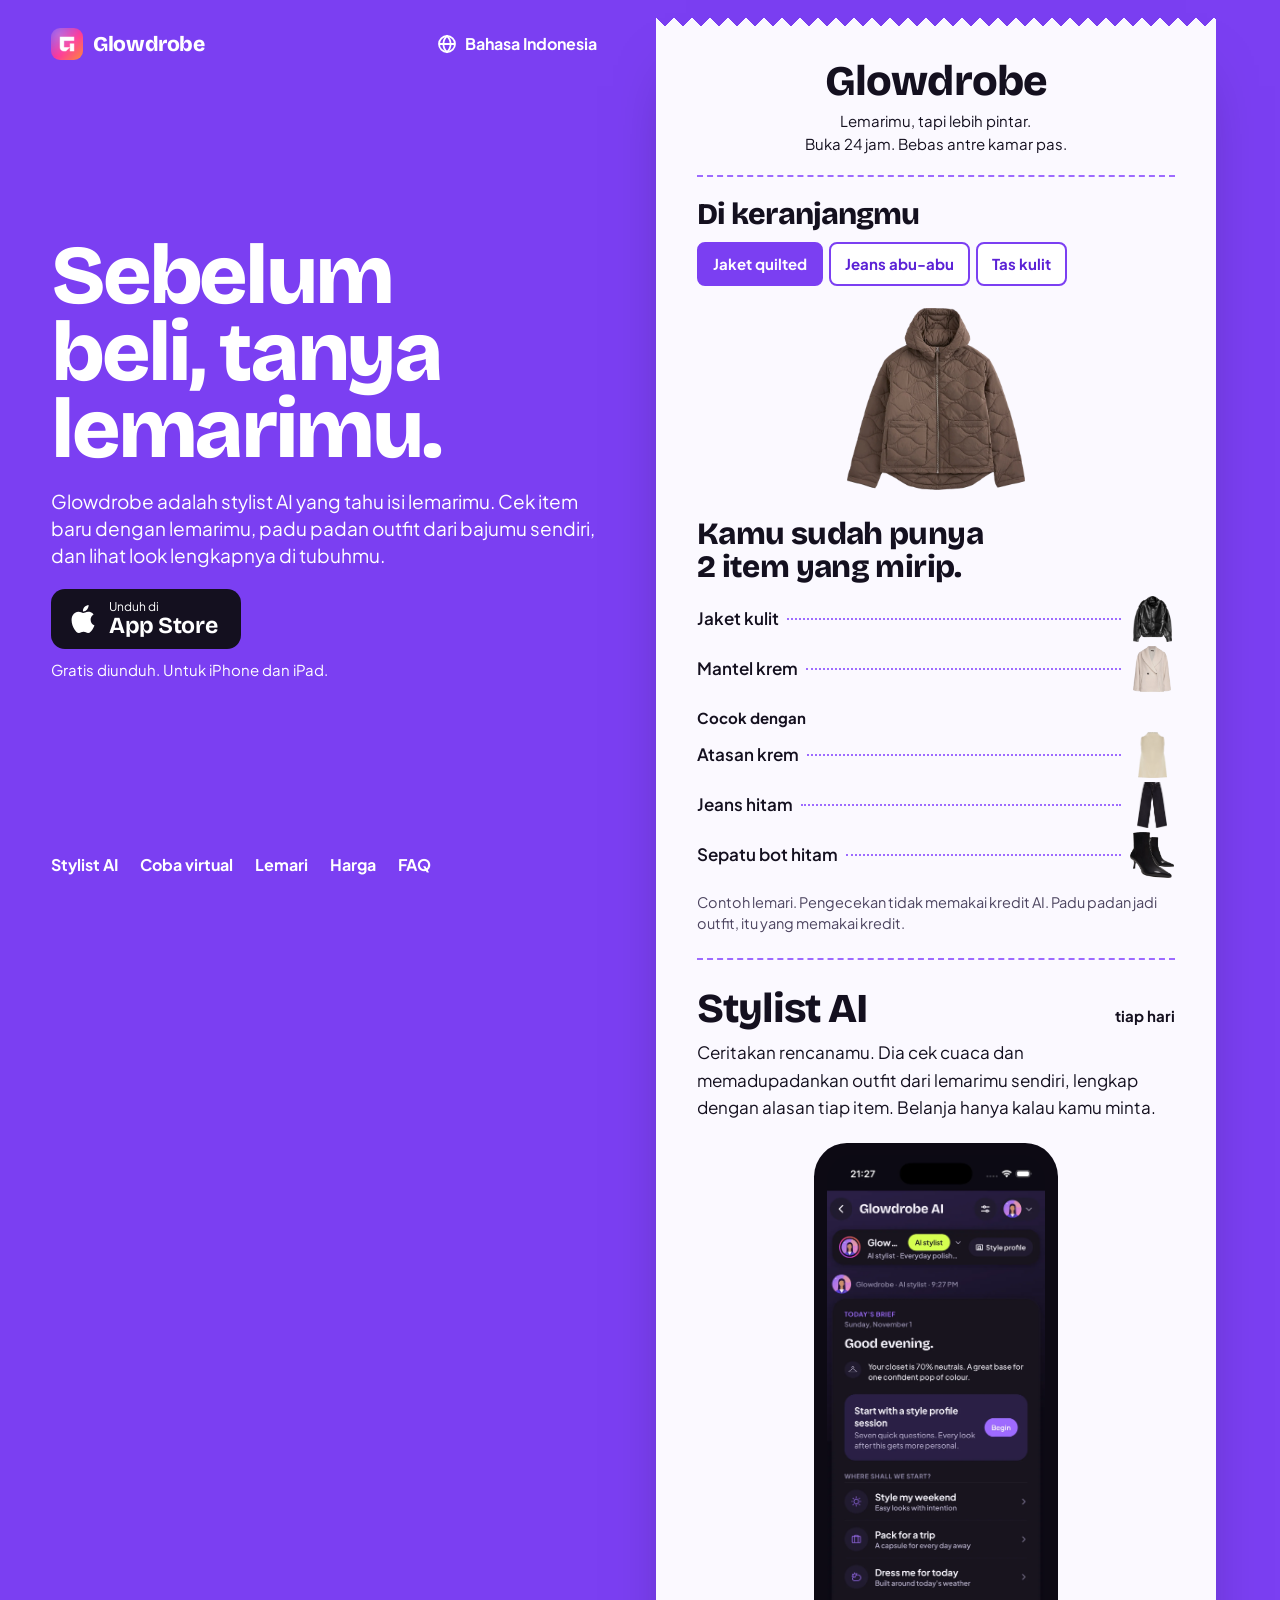
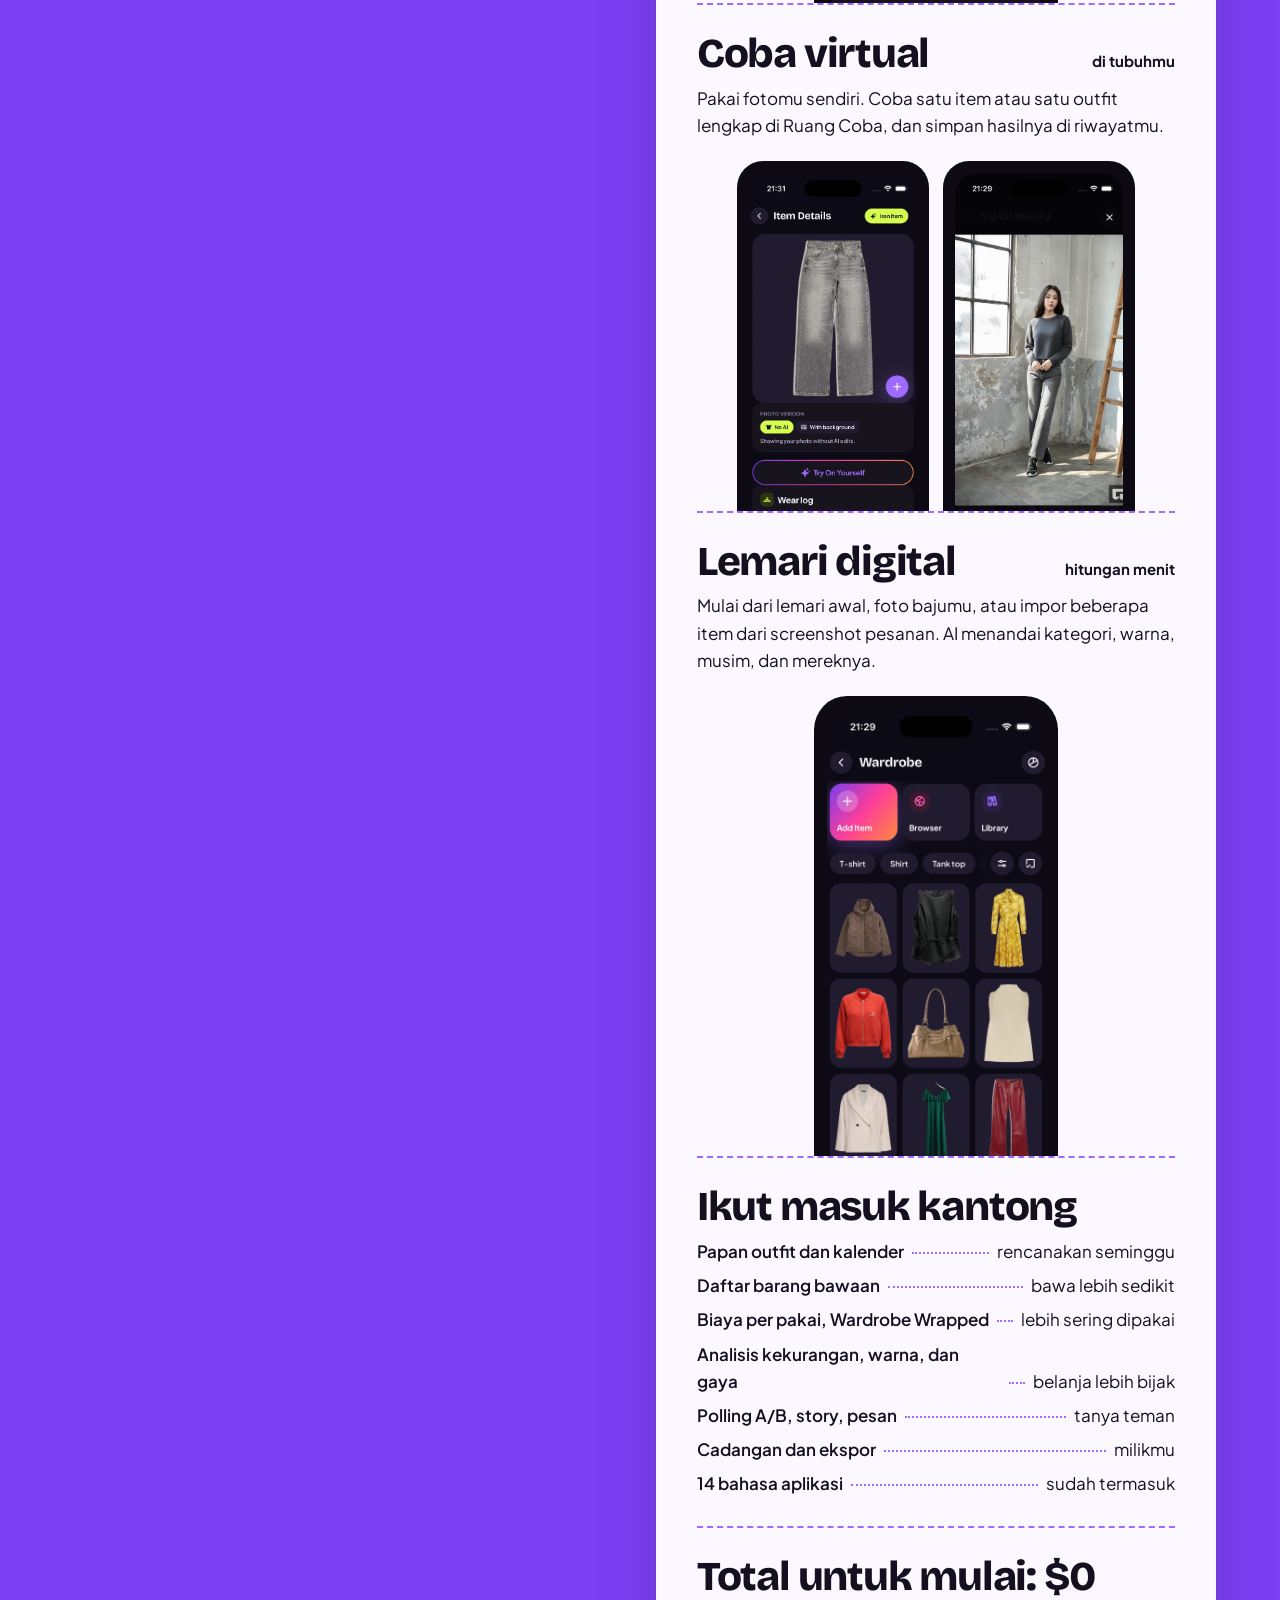
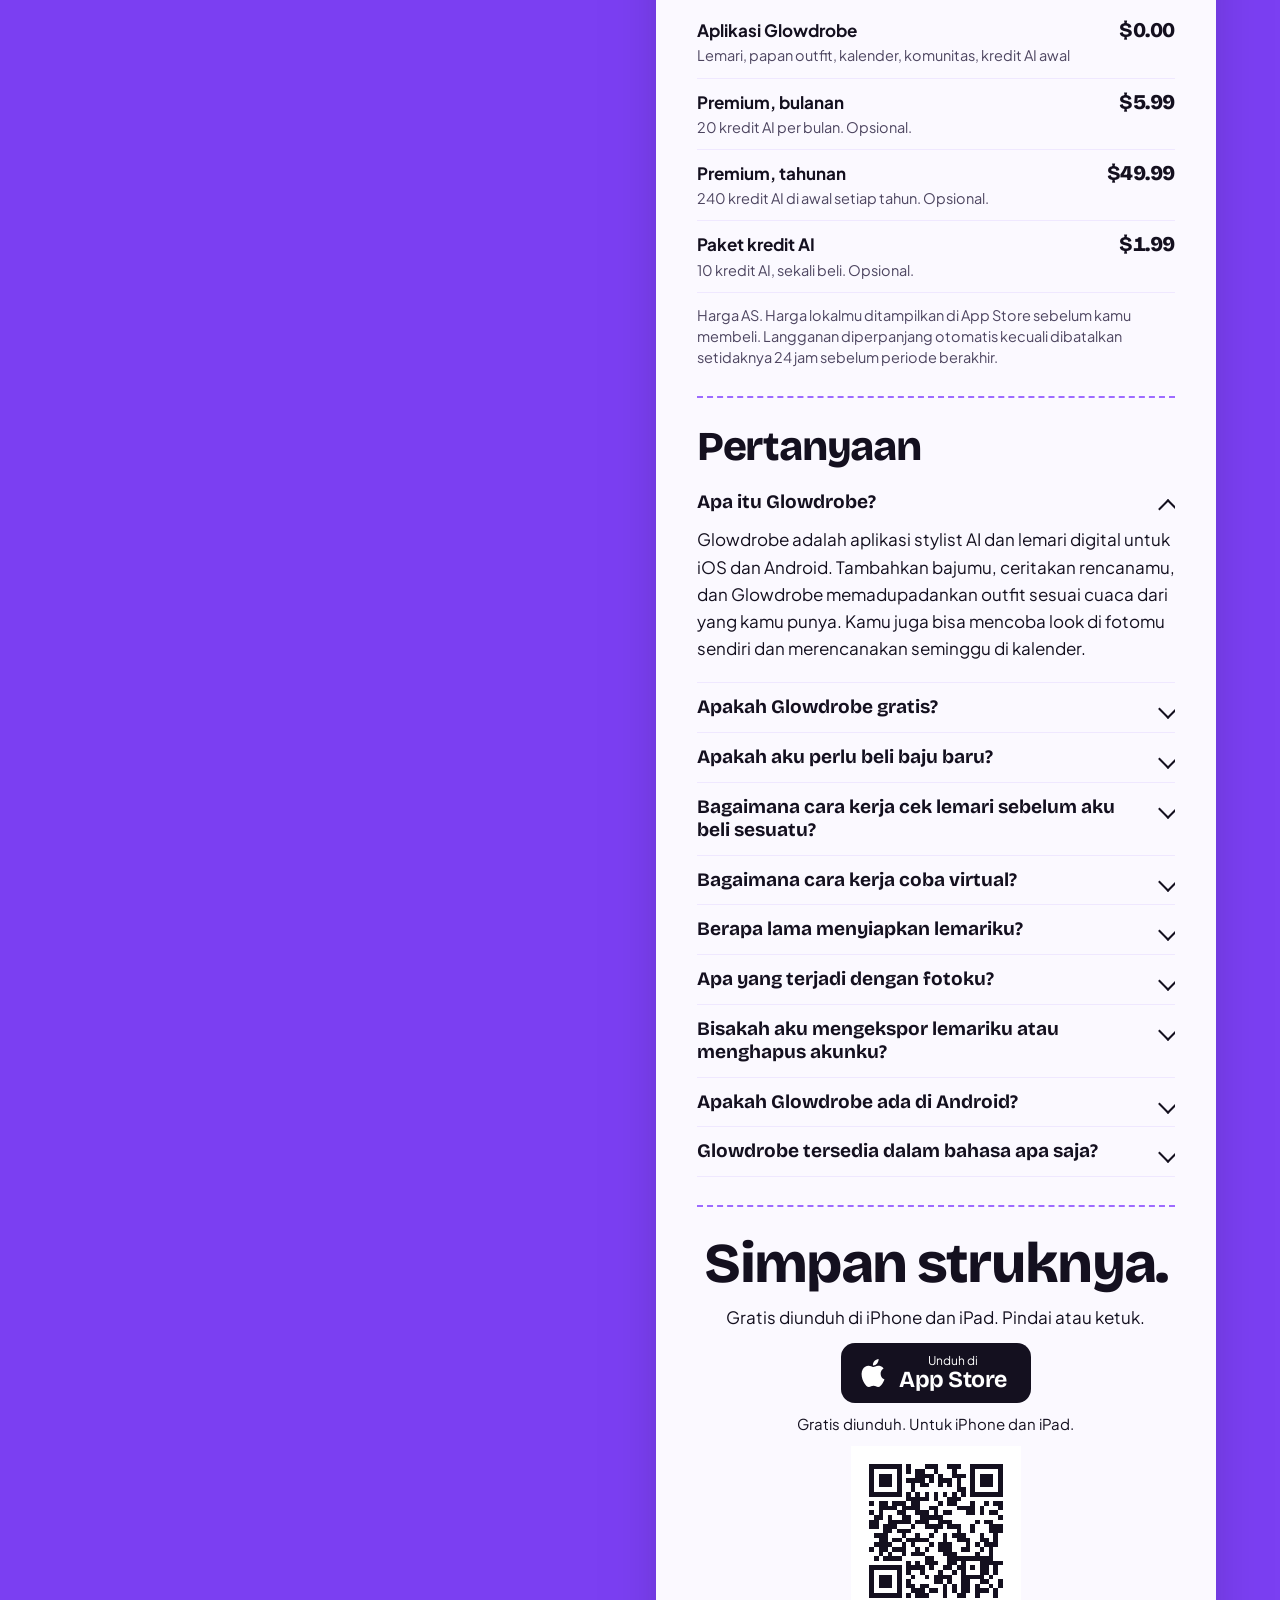
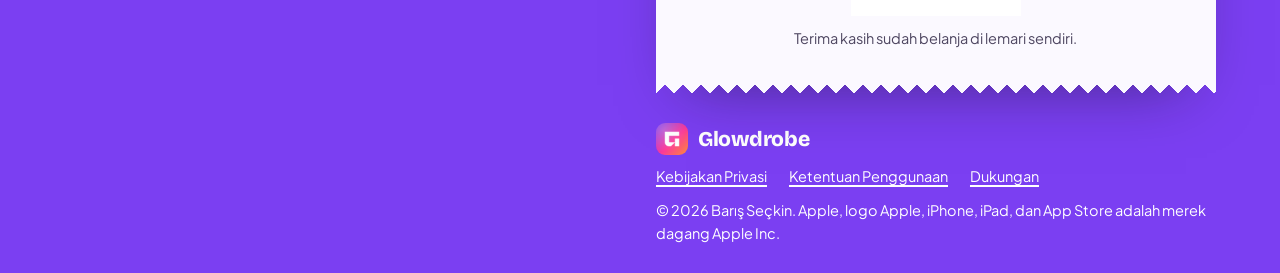
<file: id/index.html>
<!doctype html>
<html lang="id" dir="ltr" data-launch="live">
<head>
<meta charset="utf-8">
<meta name="viewport" content="width=device-width, initial-scale=1, viewport-fit=cover">
<title>Glowdrobe: Stylist AI, Lemari Digital &amp; Padu Padan Outfit</title>
<meta name="description" content="Glowdrobe adalah stylist AI untuk iOS dan Android. Padu padan outfit dari bajumu, cek item baru dengan lemarimu, dan lihat look-nya di fotomu.">
<meta name="theme-color" content="#7B3FF2">
<link rel="canonical" href="https://glowdrobe.ai/id/">
<link rel="alternate" hreflang="en" href="https://glowdrobe.ai/">
<link rel="alternate" hreflang="ar" href="https://glowdrobe.ai/ar/">
<link rel="alternate" hreflang="de" href="https://glowdrobe.ai/de/">
<link rel="alternate" hreflang="es" href="https://glowdrobe.ai/es/">
<link rel="alternate" hreflang="fr" href="https://glowdrobe.ai/fr/">
<link rel="alternate" hreflang="id" href="https://glowdrobe.ai/id/">
<link rel="alternate" hreflang="it" href="https://glowdrobe.ai/it/">
<link rel="alternate" hreflang="ja" href="https://glowdrobe.ai/ja/">
<link rel="alternate" hreflang="ko" href="https://glowdrobe.ai/ko/">
<link rel="alternate" hreflang="nl" href="https://glowdrobe.ai/nl/">
<link rel="alternate" hreflang="pl" href="https://glowdrobe.ai/pl/">
<link rel="alternate" hreflang="pt" href="https://glowdrobe.ai/pt/">
<link rel="alternate" hreflang="ru" href="https://glowdrobe.ai/ru/">
<link rel="alternate" hreflang="tr" href="https://glowdrobe.ai/tr/">
<link rel="alternate" hreflang="x-default" href="https://glowdrobe.ai/">
<meta property="og:type" content="website">
<meta property="og:site_name" content="Glowdrobe">
<meta property="og:url" content="https://glowdrobe.ai/id/">
<meta property="og:title" content="Glowdrobe: Stylist AI, Lemari Digital &amp; Padu Padan Outfit">
<meta property="og:description" content="Glowdrobe adalah stylist AI untuk iOS dan Android. Padu padan outfit dari bajumu, cek item baru dengan lemarimu, dan lihat look-nya di fotomu.">
<meta property="og:image" content="https://glowdrobe.ai/assets/og-image.jpg">
<meta property="og:image:width" content="1200">
<meta property="og:image:height" content="630">
<meta property="og:locale" content="id_ID">
<meta name="twitter:card" content="summary_large_image">
<meta name="twitter:title" content="Glowdrobe: Stylist AI, Lemari Digital &amp; Padu Padan Outfit">
<meta name="twitter:description" content="Glowdrobe adalah stylist AI untuk iOS dan Android. Padu padan outfit dari bajumu, cek item baru dengan lemarimu, dan lihat look-nya di fotomu.">
<meta name="twitter:image" content="https://glowdrobe.ai/assets/og-image.jpg">
<meta name="apple-itunes-app" content="app-id=6757796829">
<link rel="icon" type="image/png" sizes="32x32" href="/assets/icons/icon-32.png">
<link rel="icon" type="image/png" sizes="192x192" href="/assets/icons/icon-192.png">
<link rel="apple-touch-icon" href="/assets/icons/icon-180.png">
<link rel="manifest" href="/site.webmanifest">
<link rel="preload" href="/assets/fonts/BricolageGrotesque_800ExtraBold.woff2" as="font" type="font/woff2" crossorigin>
<link rel="preload" href="/assets/fonts/PlusJakartaSans_400Regular.woff2" as="font" type="font/woff2" crossorigin>

<script src="/assets/js/config.js"></script>
<link rel="stylesheet" href="/assets/css/site.css">
<script src="/assets/js/site.js" defer></script>
<script src="/assets/js/pixels.js" defer></script>
<script type="application/ld+json">[{"@context": "https://schema.org", "@type": "MobileApplication", "name": "Glowdrobe", "alternateName": "Glowdrobe: AI Outfit Planner", "operatingSystem": "iOS, iPadOS", "applicationCategory": "LifestyleApplication", "description": "Glowdrobe adalah stylist AI untuk iOS dan Android. Padu padan outfit dari bajumu, cek item baru dengan lemarimu, dan lihat look-nya di fotomu.", "url": "https://glowdrobe.ai/id/", "image": "https://glowdrobe.ai/assets/icons/icon-512.png", "inLanguage": "id", "offers": {"@type": "Offer", "price": "0", "priceCurrency": "USD"}, "author": {"@type": "Person", "name": "Barış Seçkin"}, "downloadUrl": "https://apps.apple.com/app/id6757796829", "installUrl": "https://apps.apple.com/app/id6757796829"}, {"@context": "https://schema.org", "@type": "FAQPage", "inLanguage": "id", "mainEntity": [{"@type": "Question", "name": "Apa itu Glowdrobe?", "acceptedAnswer": {"@type": "Answer", "text": "Glowdrobe adalah aplikasi stylist AI dan lemari digital untuk iOS dan Android. Tambahkan bajumu, ceritakan rencanamu, dan Glowdrobe memadupadankan outfit sesuai cuaca dari yang kamu punya. Kamu juga bisa mencoba look di fotomu sendiri dan merencanakan seminggu di kalender."}}, {"@type": "Question", "name": "Apakah Glowdrobe gratis?", "acceptedAnswer": {"@type": "Answer", "text": "Gratis diunduh. Fitur AI seperti saran outfit dan coba virtual memakai kredit AI. Kamu bisa membeli paket sekali beli berisi 10 kredit AI atau berlangganan Premium."}}, {"@type": "Question", "name": "Apakah aku perlu beli baju baru?", "acceptedAnswer": {"@type": "Answer", "text": "Tidak. Outfit dibuat dari isi lemarimu, dan saran belanja hanya muncul kalau kamu memintanya."}}, {"@type": "Question", "name": "Bagaimana cara kerja cek lemari sebelum aku beli sesuatu?", "acceptedAnswer": {"@type": "Answer", "text": "Tambahkan produk dari browser, screenshot, atau galeri fotomu. Glowdrobe membandingkannya dengan lemarimu dan memberi tahu kalau kamu sudah punya yang mirip. Pengecekannya sendiri tidak memakai kredit AI."}}, {"@type": "Question", "name": "Bagaimana cara kerja coba virtual?", "acceptedAnswer": {"@type": "Answer", "text": "Unggah fotomu, pilih satu item atau satu outfit lengkap, dan Glowdrobe membuat pratinjau look-nya di tubuhmu. Hasilnya tersimpan di riwayat coba virtual."}}, {"@type": "Question", "name": "Berapa lama menyiapkan lemariku?", "acceptedAnswer": {"@type": "Answer", "text": "Hitungan menit, bukan seharian di akhir pekan. Mulai dari lemari awal, foto bajumu, atau impor beberapa item dari satu screenshot pesanan. AI menandai tiap item untukmu."}}, {"@type": "Question", "name": "Apa yang terjadi dengan fotoku?", "acceptedAnswer": {"@type": "Answer", "text": "Foto diproses untuk menjalankan fitur yang kamu minta, seperti menandai item atau membuat hasil coba virtual. Detail lengkapnya ada di Kebijakan Privasi kami."}}, {"@type": "Question", "name": "Bisakah aku mengekspor lemariku atau menghapus akunku?", "acceptedAnswer": {"@type": "Answer", "text": "Bisa dua-duanya. Kamu bisa mencadangkan dan mengekspor datamu, dan menghapus akunmu langsung di dalam aplikasi."}}, {"@type": "Question", "name": "Apakah Glowdrobe ada di Android?", "acceptedAnswer": {"@type": "Answer", "text": "Ya, sedang disiapkan. Glowdrobe segera hadir di iOS dan Android."}}, {"@type": "Question", "name": "Glowdrobe tersedia dalam bahasa apa saja?", "acceptedAnswer": {"@type": "Answer", "text": "Aplikasinya tersedia dalam 14 bahasa: Arab, Belanda, Indonesia, Inggris, Italia, Jepang, Jerman, Korea, Polandia, Portugis, Prancis, Rusia, Spanyol, dan Turki."}}]}]</script>

</head>
<body id="top">
<a class="skip" href="#main">Lewati ke konten</a>
<div class="split">
  <aside class="side" data-hero>
    <div class="side-top">
      <a class="brand" href="/id/" aria-label="Beranda Glowdrobe"><img src="/assets/icons/icon-192.png" width="32" height="32" alt="">Glowdrobe</a>
      <details class="langs"><summary><span class="sr">Bahasa: </span><svg viewBox="0 0 20 20" aria-hidden="true"><circle cx="10" cy="10" r="8" fill="none" stroke="currentColor" stroke-width="1.8"/><path d="M2 10h16M10 2c2.4 2.2 3.6 4.9 3.6 8s-1.2 5.8-3.6 8c-2.4-2.2-3.6-4.9-3.6-8S7.6 4.2 10 2z" fill="none" stroke="currentColor" stroke-width="1.8"/></svg><span>Bahasa Indonesia</span></summary><ul><li><a href="/id/" hreflang="id" lang="id" aria-current="true">Bahasa Indonesia</a></li><li><a href="/de/" hreflang="de" lang="de">Deutsch</a></li><li><a href="/" hreflang="en" lang="en">English</a></li><li><a href="/es/" hreflang="es" lang="es">Español</a></li><li><a href="/fr/" hreflang="fr" lang="fr">Français</a></li><li><a href="/it/" hreflang="it" lang="it">Italiano</a></li><li><a href="/nl/" hreflang="nl" lang="nl">Nederlands</a></li><li><a href="/pl/" hreflang="pl" lang="pl">Polski</a></li><li><a href="/pt/" hreflang="pt" lang="pt">Português</a></li><li><a href="/tr/" hreflang="tr" lang="tr">Türkçe</a></li><li><a href="/ru/" hreflang="ru" lang="ru">Русский</a></li><li><a href="/ar/" hreflang="ar" lang="ar">العربية</a></li><li><a href="/ja/" hreflang="ja" lang="ja">日本語</a></li><li><a href="/ko/" hreflang="ko" lang="ko">한국어</a></li></ul></details>
    </div>
    <div class="side-mid">
      <h1 class="">Sebelum beli, tanya lemarimu.</h1>
      <p>Glowdrobe adalah stylist AI yang tahu isi lemarimu. Cek item baru dengan lemarimu, padu padan outfit dari bajumu sendiri, dan lihat look lengkapnya di tubuhmu.</p>
      <div class="cta">
  <form class="notify" data-when="prelaunch" data-source="hero" novalidate>
    <label class="sr" for="n-hero">Alamat email</label>
    <div class="notify-row"><input id="n-hero" type="email" required autocomplete="email" inputmode="email" dir="ltr" placeholder="Email kamu"><button type="submit">Kabari aku</button></div>
    <input class="hp" type="text" name="website" tabindex="-1" autocomplete="off" aria-hidden="true">
    <p class="notify-msg" role="status" aria-live="polite"></p>
  </form>
  <a class="store" data-when="live" data-store-link href="#" rel="noopener" aria-label="Unduh Glowdrobe di App Store" dir="ltr"><svg viewBox="0 0 24 24" aria-hidden="true"><path fill="currentColor" d="M12.152 6.896c-.948 0-2.415-1.078-3.96-1.04-2.04.027-3.91 1.183-4.961 3.014-2.117 3.675-.546 9.103 1.519 12.09 1.013 1.454 2.208 3.09 3.792 3.039 1.52-.065 2.09-.987 3.935-.987 1.831 0 2.35.987 3.96.948 1.637-.026 2.676-1.48 3.676-2.948 1.156-1.688 1.636-3.325 1.662-3.415-.039-.013-3.182-1.221-3.22-4.857-.026-3.04 2.48-4.494 2.597-4.559-1.429-2.09-3.623-2.324-4.39-2.376-2-.156-3.675 1.09-4.61 1.09zM15.53 3.83c.843-1.012 1.4-2.427 1.245-3.83-1.207.052-2.662.805-3.532 1.818-.78.896-1.454 2.338-1.273 3.714 1.338.104 2.715-.688 3.559-1.701"/></svg><span><small>Unduh di</small><strong>App Store</strong></span></a>
  <p class="cta-note" data-when="prelaunch">Segera hadir di iOS dan Android. Satu email di hari rilisnya.</p><p class="cta-note" data-when="live">Gratis diunduh. Untuk iPhone dan iPad.</p>
</div>
    </div>
    <nav class="side-nav" aria-label="Di struk ini">
      <a href="#stylist">Stylist AI</a><a href="#tryon">Coba virtual</a><a href="#closet">Lemari</a><a href="#total">Harga</a><a href="#faq">FAQ</a>
    </nav>
  </aside>

  <div class="col">
  <main id="main" class="paper">
    <section class="head">
      <p class="shop">Glowdrobe</p>
      <p>Lemarimu, tapi lebih pintar.</p>
      <p>Buka 24 jam. Bebas antre kamar pas.</p>
    </section>

    <section class="scan" aria-labelledby="scan-h">
      <h2 id="scan-h">Di keranjangmu</h2>
      <div class="tabs" role="tablist" aria-label="Pilih contoh produk">
        <button type="button" role="tab" aria-selected="true" aria-controls="result" data-p="plaid">Jaket quilted</button>
        <button type="button" role="tab" aria-selected="false" aria-controls="result" data-p="jeans">Jeans abu-abu</button>
        <button type="button" role="tab" aria-selected="false" aria-controls="result" data-p="hoodie">Tas kulit</button>
      </div>
      <div class="scan-item">
        <img id="cart-img" src="/assets/items/quilted_jacket.webp" width="979" height="1000" alt="Jaket quilted" fetchpriority="high" decoding="async">
        <div class="beam" aria-hidden="true"></div>
        <p class="line-check" aria-hidden="true">Mengecek lemarimu</p>
      </div>
      <div class="result" id="result" role="tabpanel" aria-live="polite">
        <p class="verdict" id="r-head">Kamu sudah punya 2 item yang mirip.</p>
        <ul class="print" id="r-similar">
          <li><span>Jaket kulit</span><i></i><img src="/assets/items/leather_jacket.webp" width="443" height="522" alt="" loading="lazy"></li>
          <li><span>Mantel krem</span><i></i><img src="/assets/items/cream_coat.webp" width="482" height="585" alt="" loading="lazy"></li>
        </ul>
        <p class="line">Cocok dengan</p>
        <ul class="print" id="r-goes">
          <li><span>Atasan krem</span><i></i><img src="/assets/items/cream_top.webp" width="274" height="434" alt="" loading="lazy"></li>
          <li><span>Jeans hitam</span><i></i><img src="/assets/items/dark_jeans.webp" width="505" height="771" alt="" loading="lazy"></li>
          <li><span>Sepatu bot hitam</span><i></i><img src="/assets/items/boots.webp" width="589" height="610" alt="" loading="lazy"></li>
        </ul>
      </div>
      <p class="small">Contoh lemari. Pengecekan tidak memakai kredit AI. Padu padan jadi outfit, itu yang memakai kredit.</p>
    </section>

    <section class="li" id="stylist">
      <h2>Stylist AI <span class="qty">tiap hari</span></h2>
      <p>Ceritakan rencanamu. Dia cek cuaca dan memadupadankan outfit dari lemarimu sendiri, lengkap dengan alasan tiap item. Belanja hanya kalau kamu minta.</p>
      <div class="art"><div class="phone"><img src="/assets/app/en/ai.webp" width="1000" height="2174" alt="Layar Glowdrobe AI dengan pilihan seperti outfit hari ini dan berkemas untuk perjalanan" decoding="async" loading="lazy"></div></div>
    </section>

    <section class="li" id="tryon">
      <h2>Coba virtual <span class="qty">di tubuhmu</span></h2>
      <p>Pakai fotomu sendiri. Coba satu item atau satu outfit lengkap di Ruang Coba, dan simpan hasilnya di riwayatmu.</p>
      <div class="art art-2"><div class="phone"><img src="/assets/app/en/item.webp" width="1000" height="2174" alt="Jeans abu-abu di lemari dengan tombol untuk mencobanya" decoding="async" loading="lazy"></div><div class="phone"><img src="/assets/app/en/tryon.webp" width="1000" height="2174" alt="Hasil coba virtual dengan sweter dan jeans abu-abu pada seseorang" decoding="async" loading="lazy"></div></div>
    </section>

    <section class="li" id="closet">
      <h2>Lemari digital <span class="qty">hitungan menit</span></h2>
      <p>Mulai dari lemari awal, foto bajumu, atau impor beberapa item dari screenshot pesanan. AI menandai kategori, warna, musim, dan mereknya.</p>
      <div class="art"><div class="phone"><img src="/assets/app/en/wardrobe.webp" width="1000" height="2174" alt="Lemari digital dengan kotak-kotak pakaian" decoding="async" loading="lazy"></div></div>
    </section>

    <section class="li">
      <h2>Ikut masuk kantong</h2>
      <ul class="extras">
        <li><span>Papan outfit dan kalender</span><i></i><span>rencanakan seminggu</span></li>
        <li><span>Daftar barang bawaan</span><i></i><span>bawa lebih sedikit</span></li>
        <li><span>Biaya per pakai, Wardrobe Wrapped</span><i></i><span>lebih sering dipakai</span></li>
        <li><span>Analisis kekurangan, warna, dan gaya</span><i></i><span>belanja lebih bijak</span></li>
        <li><span>Polling A/B, story, pesan</span><i></i><span>tanya teman</span></li>
        <li><span>Cadangan dan ekspor</span><i></i><span>milikmu</span></li>
        <li><span>14 bahasa aplikasi</span><i></i><span>sudah termasuk</span></li>
      </ul>
    </section>

    <section class="li" id="total">
      <h2>Total untuk mulai: $0</h2>
      <table class="prices">
        <caption class="sr">Paket dan harga Glowdrobe dalam dolar AS</caption>
        <thead class="sr"><tr><th scope="col">Paket</th><th scope="col">Harga</th></tr></thead>
        <tbody>
          <tr><th scope="row">Aplikasi Glowdrobe<small>Lemari, papan outfit, kalender, komunitas, kredit AI awal</small></th><td dir="ltr">$0.00</td></tr>
          <tr><th scope="row">Premium, bulanan<small>20 kredit AI per bulan. Opsional.</small></th><td dir="ltr">$5.99</td></tr>
          <tr><th scope="row">Premium, tahunan<small>240 kredit AI di awal setiap tahun. Opsional.</small></th><td dir="ltr">$49.99</td></tr>
          <tr><th scope="row">Paket kredit AI<small>10 kredit AI, sekali beli. Opsional.</small></th><td dir="ltr">$1.99</td></tr>
        </tbody>
      </table>
      <p class="small">Harga AS. Harga lokalmu ditampilkan di App Store sebelum kamu membeli. Langganan diperpanjang otomatis kecuali dibatalkan setidaknya 24 jam sebelum periode berakhir.</p>
    </section>

    <section class="li" id="faq">
      <h2>Pertanyaan</h2>
      <div class="faq"><details open><summary>Apa itu Glowdrobe?</summary><p>Glowdrobe adalah aplikasi stylist AI dan lemari digital untuk iOS dan Android. Tambahkan bajumu, ceritakan rencanamu, dan Glowdrobe memadupadankan outfit sesuai cuaca dari yang kamu punya. Kamu juga bisa mencoba look di fotomu sendiri dan merencanakan seminggu di kalender.</p></details>
<details><summary>Apakah Glowdrobe gratis?</summary><p>Gratis diunduh. Fitur AI seperti saran outfit dan coba virtual memakai kredit AI. Kamu bisa membeli paket sekali beli berisi 10 kredit AI atau berlangganan Premium.</p></details>
<details><summary>Apakah aku perlu beli baju baru?</summary><p>Tidak. Outfit dibuat dari isi lemarimu, dan saran belanja hanya muncul kalau kamu memintanya.</p></details>
<details><summary>Bagaimana cara kerja cek lemari sebelum aku beli sesuatu?</summary><p>Tambahkan produk dari browser, screenshot, atau galeri fotomu. Glowdrobe membandingkannya dengan lemarimu dan memberi tahu kalau kamu sudah punya yang mirip. Pengecekannya sendiri tidak memakai kredit AI.</p></details>
<details><summary>Bagaimana cara kerja coba virtual?</summary><p>Unggah fotomu, pilih satu item atau satu outfit lengkap, dan Glowdrobe membuat pratinjau look-nya di tubuhmu. Hasilnya tersimpan di riwayat coba virtual.</p></details>
<details><summary>Berapa lama menyiapkan lemariku?</summary><p>Hitungan menit, bukan seharian di akhir pekan. Mulai dari lemari awal, foto bajumu, atau impor beberapa item dari satu screenshot pesanan. AI menandai tiap item untukmu.</p></details>
<details><summary>Apa yang terjadi dengan fotoku?</summary><p>Foto diproses untuk menjalankan fitur yang kamu minta, seperti menandai item atau membuat hasil coba virtual. Detail lengkapnya ada di <a href="https://legal.glowdrobe.ai/privacy-policy" target="_blank" rel="noopener">Kebijakan Privasi</a> kami.</p></details>
<details><summary>Bisakah aku mengekspor lemariku atau menghapus akunku?</summary><p>Bisa dua-duanya. Kamu bisa mencadangkan dan mengekspor datamu, dan menghapus akunmu langsung di dalam aplikasi.</p></details>
<details><summary>Apakah Glowdrobe ada di Android?</summary><p>Ya, sedang disiapkan. Glowdrobe segera hadir di iOS dan Android.</p></details>
<details><summary>Glowdrobe tersedia dalam bahasa apa saja?</summary><p>Aplikasinya tersedia dalam 14 bahasa: Arab, Belanda, Indonesia, Inggris, Italia, Jepang, Jerman, Korea, Polandia, Portugis, Prancis, Rusia, Spanyol, dan Turki.</p></details></div>
    </section>

    <section class="li last" id="close" data-close>
      <h2>Simpan struknya.</h2>
      <p data-when="prelaunch">Glowdrobe segera hadir di iOS dan Android. Tinggalkan emailmu, nanti kami kabari di hari rilisnya.</p>
      <p data-when="live">Gratis diunduh di iPhone dan iPad. Pindai atau ketuk.</p>
      <div class="cta">
  <form class="notify" data-when="prelaunch" data-source="close" novalidate>
    <label class="sr" for="n-close">Alamat email</label>
    <div class="notify-row"><input id="n-close" type="email" required autocomplete="email" inputmode="email" dir="ltr" placeholder="Email kamu"><button type="submit">Kabari aku</button></div>
    <input class="hp" type="text" name="website" tabindex="-1" autocomplete="off" aria-hidden="true">
    <p class="notify-msg" role="status" aria-live="polite"></p>
  </form>
  <a class="store" data-when="live" data-store-link href="#" rel="noopener" aria-label="Unduh Glowdrobe di App Store" dir="ltr"><svg viewBox="0 0 24 24" aria-hidden="true"><path fill="currentColor" d="M12.152 6.896c-.948 0-2.415-1.078-3.96-1.04-2.04.027-3.91 1.183-4.961 3.014-2.117 3.675-.546 9.103 1.519 12.09 1.013 1.454 2.208 3.09 3.792 3.039 1.52-.065 2.09-.987 3.935-.987 1.831 0 2.35.987 3.96.948 1.637-.026 2.676-1.48 3.676-2.948 1.156-1.688 1.636-3.325 1.662-3.415-.039-.013-3.182-1.221-3.22-4.857-.026-3.04 2.48-4.494 2.597-4.559-1.429-2.09-3.623-2.324-4.39-2.376-2-.156-3.675 1.09-4.61 1.09zM15.53 3.83c.843-1.012 1.4-2.427 1.245-3.83-1.207.052-2.662.805-3.532 1.818-.78.896-1.454 2.338-1.273 3.714 1.338.104 2.715-.688 3.559-1.701"/></svg><span><small>Unduh di</small><strong>App Store</strong></span></a>
  <p class="cta-note" data-when="prelaunch">Segera hadir di iOS dan Android. Satu email di hari rilisnya.</p><p class="cta-note" data-when="live">Gratis diunduh. Untuk iPhone dan iPad.</p>
</div>
      <div class="barcode" data-when="prelaunch" aria-hidden="true"><svg viewBox="0 0 270 60" preserveAspectRatio="none" fill="currentColor"><rect x="0" width="2" height="60"/><rect x="4" width="1" height="60"/><rect x="7" width="1" height="60"/><rect x="11" width="4" height="60"/><rect x="17" width="1" height="60"/><rect x="20" width="2" height="60"/><rect x="25" width="4" height="60"/><rect x="30" width="1" height="60"/><rect x="33" width="1" height="60"/><rect x="35" width="1" height="60"/><rect x="38" width="4" height="60"/><rect x="43" width="3" height="60"/><rect x="47" width="4" height="60"/><rect x="54" width="3" height="60"/><rect x="60" width="1" height="60"/><rect x="63" width="1" height="60"/><rect x="66" width="3" height="60"/><rect x="72" width="4" height="60"/><rect x="77" width="1" height="60"/><rect x="81" width="1" height="60"/><rect x="83" width="1" height="60"/><rect x="85" width="4" height="60"/><rect x="92" width="1" height="60"/><rect x="96" width="1" height="60"/><rect x="100" width="2" height="60"/><rect x="104" width="1" height="60"/><rect x="108" width="4" height="60"/><rect x="113" width="3" height="60"/><rect x="118" width="2" height="60"/><rect x="122" width="3" height="60"/><rect x="127" width="2" height="60"/><rect x="131" width="1" height="60"/><rect x="135" width="2" height="60"/><rect x="139" width="1" height="60"/><rect x="142" width="1" height="60"/><rect x="146" width="4" height="60"/><rect x="152" width="1" height="60"/><rect x="155" width="2" height="60"/><rect x="160" width="4" height="60"/><rect x="165" width="1" height="60"/><rect x="168" width="1" height="60"/><rect x="170" width="1" height="60"/><rect x="173" width="4" height="60"/><rect x="178" width="3" height="60"/><rect x="182" width="4" height="60"/><rect x="189" width="3" height="60"/><rect x="195" width="1" height="60"/><rect x="198" width="1" height="60"/><rect x="201" width="3" height="60"/><rect x="207" width="4" height="60"/><rect x="212" width="1" height="60"/><rect x="216" width="1" height="60"/><rect x="218" width="1" height="60"/><rect x="220" width="4" height="60"/><rect x="227" width="1" height="60"/><rect x="231" width="1" height="60"/><rect x="235" width="2" height="60"/><rect x="239" width="1" height="60"/><rect x="243" width="4" height="60"/><rect x="248" width="3" height="60"/><rect x="253" width="2" height="60"/><rect x="257" width="3" height="60"/><rect x="262" width="2" height="60"/><rect x="266" width="1" height="60"/></svg></div>
      <figure class="qr" data-when="live"><img src="/assets/qr-appstore.svg" width="170" height="170" alt="Kode QR menuju Glowdrobe di App Store" loading="lazy"></figure>
      <p class="small center">Terima kasih sudah belanja di lemari sendiri.</p>
    </section>

  </main>
    <footer class="foot"><div class="foot-in">
      <a class="brand" href="/id/"><img src="/assets/icons/icon-192.png" width="32" height="32" alt="" loading="lazy">Glowdrobe</a>
      <nav aria-label="Legal"><a href="https://legal.glowdrobe.ai/privacy-policy" target="_blank" rel="noopener">Kebijakan Privasi</a><a href="https://legal.glowdrobe.ai/terms-of-use" target="_blank" rel="noopener">Ketentuan Penggunaan</a><a href="https://legal.glowdrobe.ai/support" target="_blank" rel="noopener">Dukungan</a></nav>
      <p class="legal">© 2026 Barış Seçkin. Apple, logo Apple, iPhone, iPad, dan App Store adalah merek dagang Apple Inc.</p>
    </div></footer>
  </div>
</div>
<div class="dock"><a href="#close" data-when="prelaunch">Kabari kalau sudah rilis</a><a data-when="live" data-store-link href="#" rel="noopener">Unduh di App Store</a></div>
<script id="gd-i18n" type="application/json">{"in_cart_suffix": "di keranjang", "similar_two": "Kamu sudah punya 2 item yang mirip.", "similar_none": "Belum ada yang seperti ini di lemarimu — ini bakal jadi koleksi baru.", "p_plaid": "Jaket quilted", "p_jeans": "Jeans abu-abu", "p_hoodie": "Tas kulit", "i_leather": "Jaket kulit", "i_shirt": "Mantel krem", "i_tee": "Atasan krem", "i_navy": "Jeans hitam", "i_boots": "Sepatu bot hitam", "i_light": "Jeans terang", "i_henley": "Atasan hitam", "i_sneakers": "Loafer merah marun", "i_bag": "Tas kulit", "err_email": "Sepertinya emailnya salah. Cek lagi, lalu coba sekali lagi.", "mail_subject": "Daftar tunggu Glowdrobe", "mail_body": "Tolong kabari aku kalau Glowdrobe sudah rilis:", "mail_opened": "Kalau aplikasi emailmu terbuka, tekan kirim dan kamu masuk daftar. Kalau tidak, kirim email ke contact@glowdrobe.ai.", "adding": "Menambahkanmu...", "added": "Kamu sudah masuk daftar. Kami kabari lewat email di hari rilisnya.", "err_send": "Gagal terkirim. Coba lagi sebentar lagi.", "consent_text": "Kami ingin memakai cookie Meta dan TikTok untuk mengukur iklan kami. Kamu yang memutuskan.", "consent_accept": "Terima", "consent_decline": "Tidak, terima kasih", "consent_policy": "Privasi"}</script>
</body>
</html>
</file>
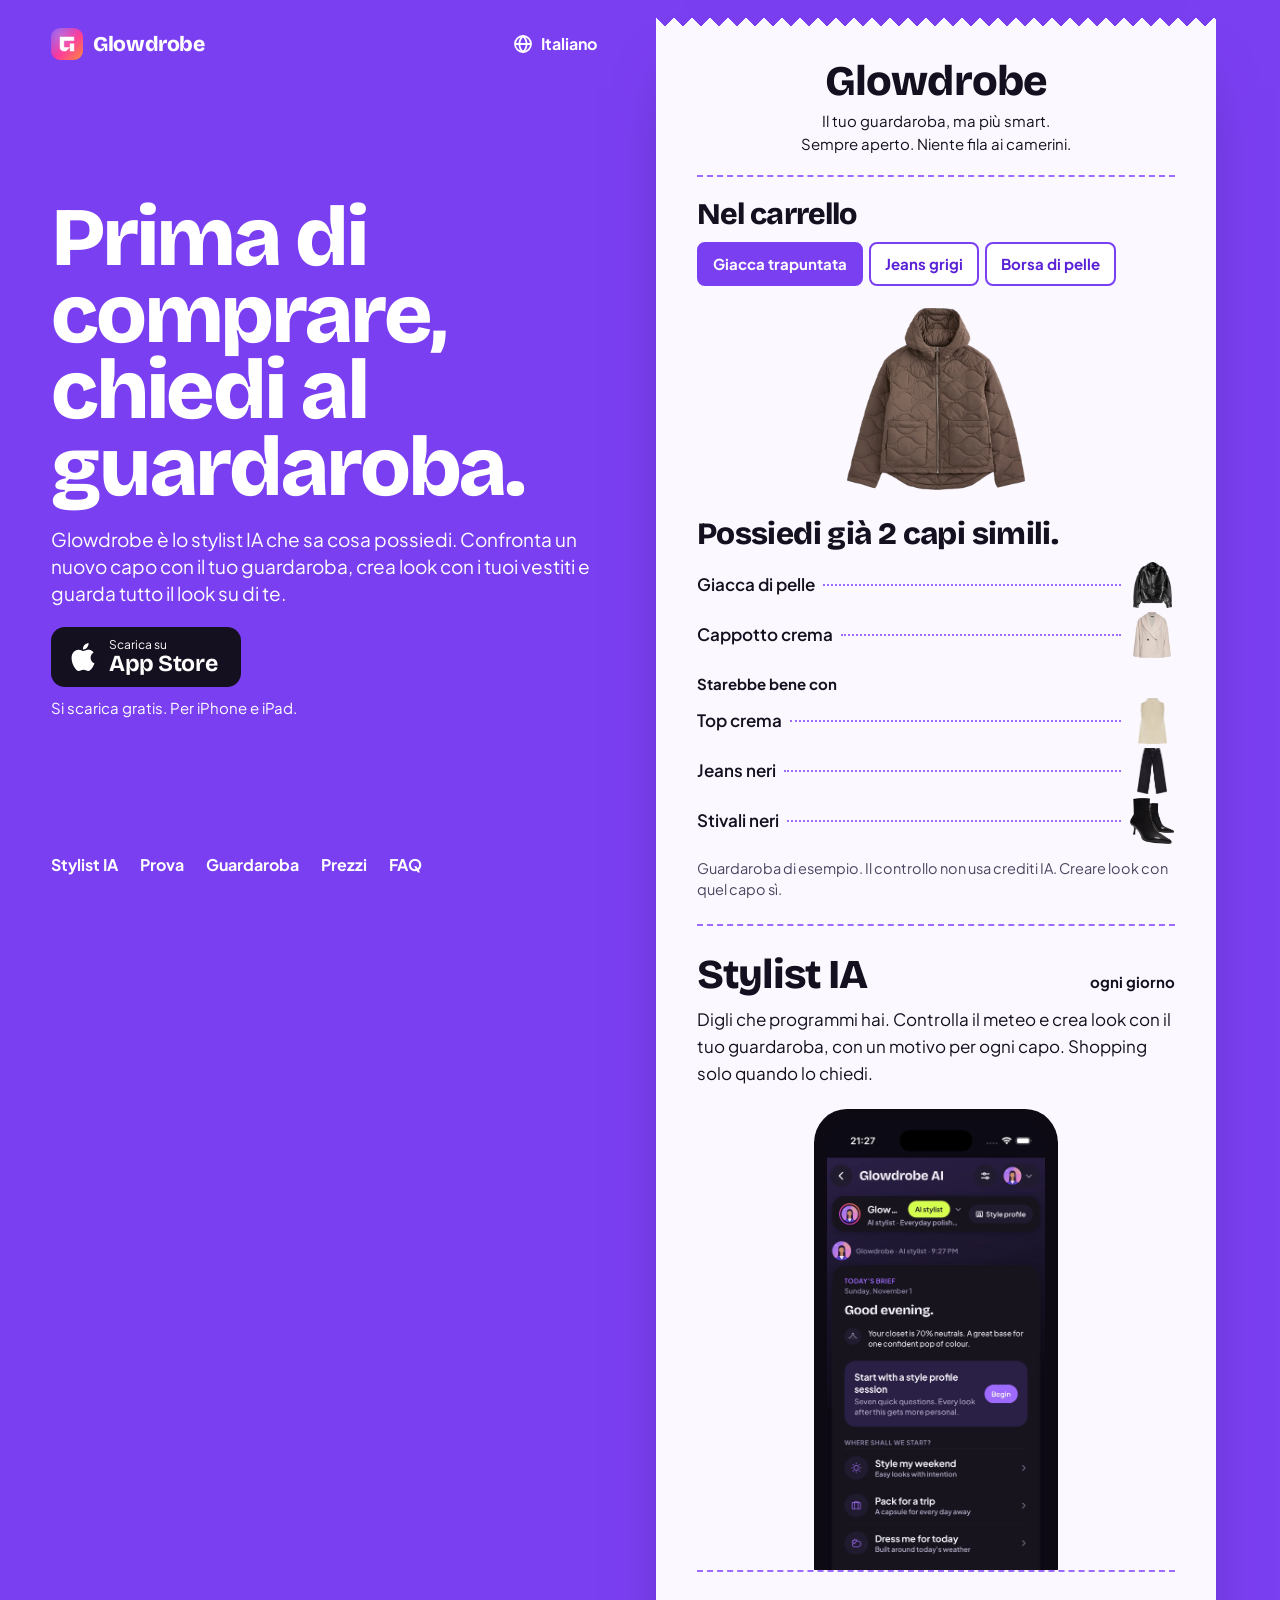
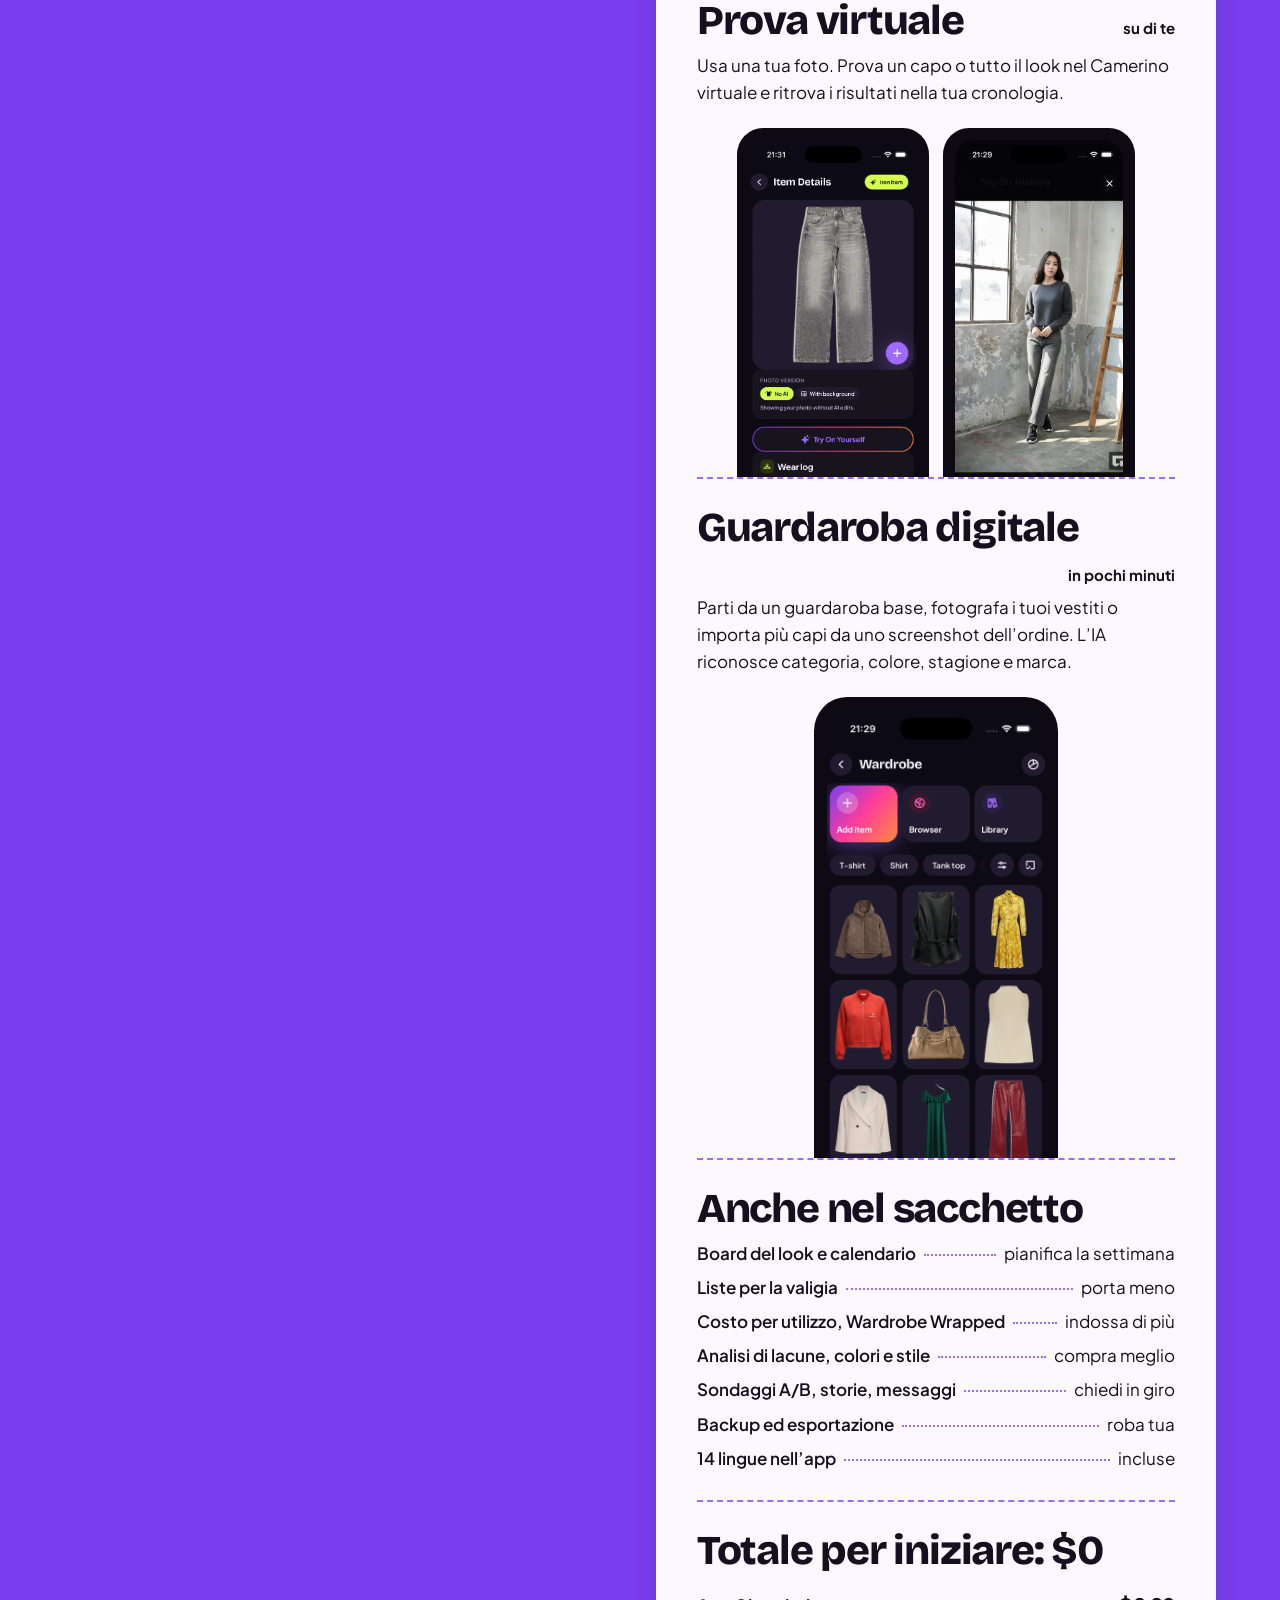
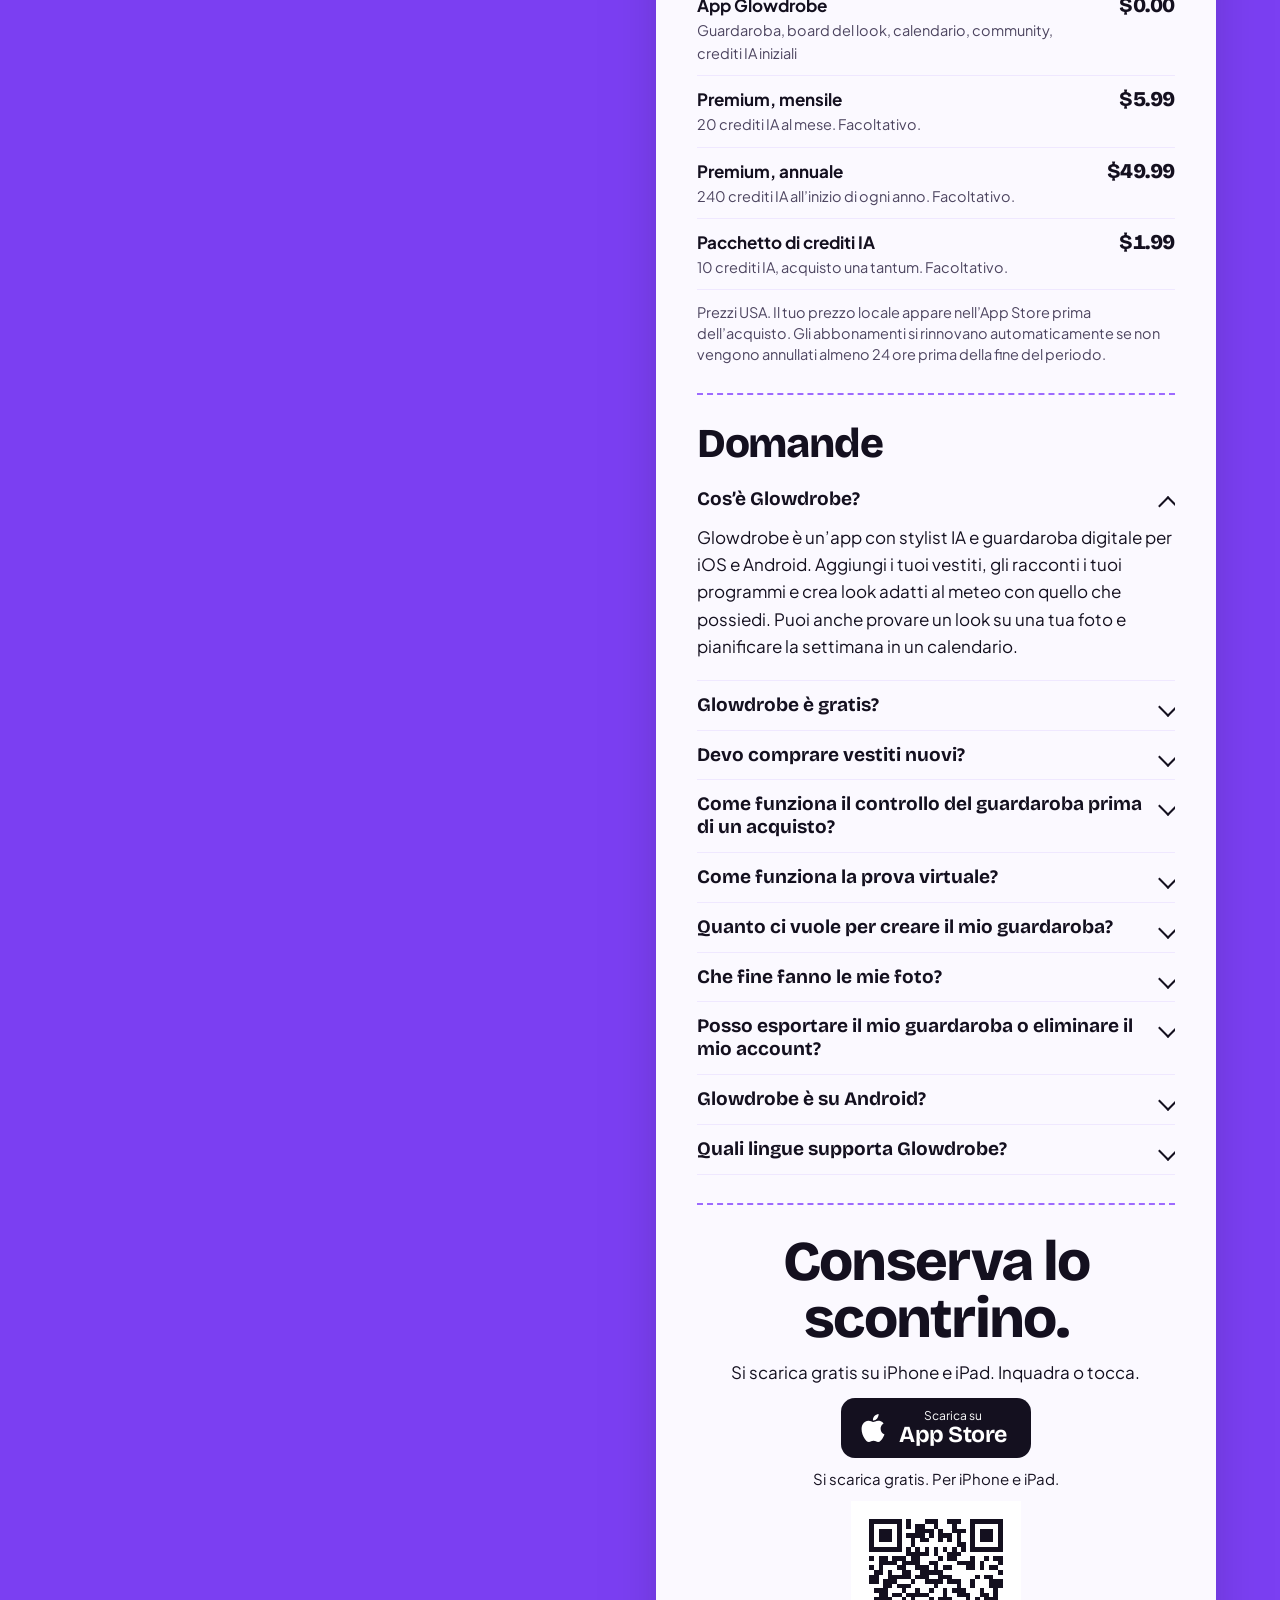
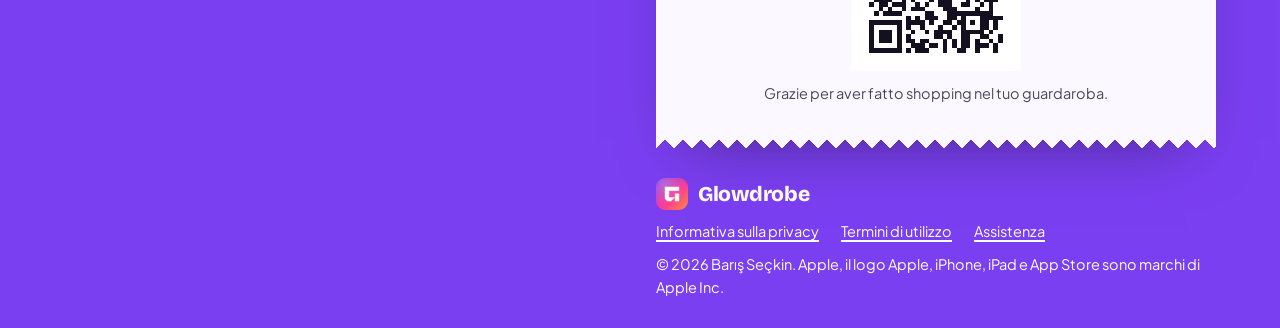
<file: it/index.html>
<!doctype html>
<html lang="it" dir="ltr" data-launch="live">
<head>
<meta charset="utf-8">
<meta name="viewport" content="width=device-width, initial-scale=1, viewport-fit=cover">
<title>Glowdrobe: stylist IA e app per armadio e outfit</title>
<meta name="description" content="Glowdrobe è lo stylist IA per iOS e Android. Crea outfit con i tuoi vestiti, confronta un nuovo capo con il guardaroba e vedi il look sulla tua foto.">
<meta name="theme-color" content="#7B3FF2">
<link rel="canonical" href="https://glowdrobe.ai/it/">
<link rel="alternate" hreflang="en" href="https://glowdrobe.ai/">
<link rel="alternate" hreflang="ar" href="https://glowdrobe.ai/ar/">
<link rel="alternate" hreflang="de" href="https://glowdrobe.ai/de/">
<link rel="alternate" hreflang="es" href="https://glowdrobe.ai/es/">
<link rel="alternate" hreflang="fr" href="https://glowdrobe.ai/fr/">
<link rel="alternate" hreflang="id" href="https://glowdrobe.ai/id/">
<link rel="alternate" hreflang="it" href="https://glowdrobe.ai/it/">
<link rel="alternate" hreflang="ja" href="https://glowdrobe.ai/ja/">
<link rel="alternate" hreflang="ko" href="https://glowdrobe.ai/ko/">
<link rel="alternate" hreflang="nl" href="https://glowdrobe.ai/nl/">
<link rel="alternate" hreflang="pl" href="https://glowdrobe.ai/pl/">
<link rel="alternate" hreflang="pt" href="https://glowdrobe.ai/pt/">
<link rel="alternate" hreflang="ru" href="https://glowdrobe.ai/ru/">
<link rel="alternate" hreflang="tr" href="https://glowdrobe.ai/tr/">
<link rel="alternate" hreflang="x-default" href="https://glowdrobe.ai/">
<meta property="og:type" content="website">
<meta property="og:site_name" content="Glowdrobe">
<meta property="og:url" content="https://glowdrobe.ai/it/">
<meta property="og:title" content="Glowdrobe: stylist IA e app per armadio e outfit">
<meta property="og:description" content="Glowdrobe è lo stylist IA per iOS e Android. Crea outfit con i tuoi vestiti, confronta un nuovo capo con il guardaroba e vedi il look sulla tua foto.">
<meta property="og:image" content="https://glowdrobe.ai/assets/og-image.jpg">
<meta property="og:image:width" content="1200">
<meta property="og:image:height" content="630">
<meta property="og:locale" content="it_IT">
<meta name="twitter:card" content="summary_large_image">
<meta name="twitter:title" content="Glowdrobe: stylist IA e app per armadio e outfit">
<meta name="twitter:description" content="Glowdrobe è lo stylist IA per iOS e Android. Crea outfit con i tuoi vestiti, confronta un nuovo capo con il guardaroba e vedi il look sulla tua foto.">
<meta name="twitter:image" content="https://glowdrobe.ai/assets/og-image.jpg">
<meta name="apple-itunes-app" content="app-id=6757796829">
<link rel="icon" type="image/png" sizes="32x32" href="/assets/icons/icon-32.png">
<link rel="icon" type="image/png" sizes="192x192" href="/assets/icons/icon-192.png">
<link rel="apple-touch-icon" href="/assets/icons/icon-180.png">
<link rel="manifest" href="/site.webmanifest">
<link rel="preload" href="/assets/fonts/BricolageGrotesque_800ExtraBold.woff2" as="font" type="font/woff2" crossorigin>
<link rel="preload" href="/assets/fonts/PlusJakartaSans_400Regular.woff2" as="font" type="font/woff2" crossorigin>

<script src="/assets/js/config.js"></script>
<link rel="stylesheet" href="/assets/css/site.css">
<script src="/assets/js/site.js" defer></script>
<script src="/assets/js/pixels.js" defer></script>
<script type="application/ld+json">[{"@context": "https://schema.org", "@type": "MobileApplication", "name": "Glowdrobe", "alternateName": "Glowdrobe: AI Outfit Planner", "operatingSystem": "iOS, iPadOS", "applicationCategory": "LifestyleApplication", "description": "Glowdrobe è lo stylist IA per iOS e Android. Crea outfit con i tuoi vestiti, confronta un nuovo capo con il guardaroba e vedi il look sulla tua foto.", "url": "https://glowdrobe.ai/it/", "image": "https://glowdrobe.ai/assets/icons/icon-512.png", "inLanguage": "it", "offers": {"@type": "Offer", "price": "0", "priceCurrency": "USD"}, "author": {"@type": "Person", "name": "Barış Seçkin"}, "downloadUrl": "https://apps.apple.com/app/id6757796829", "installUrl": "https://apps.apple.com/app/id6757796829"}, {"@context": "https://schema.org", "@type": "FAQPage", "inLanguage": "it", "mainEntity": [{"@type": "Question", "name": "Cos’è Glowdrobe?", "acceptedAnswer": {"@type": "Answer", "text": "Glowdrobe è un’app con stylist IA e guardaroba digitale per iOS e Android. Aggiungi i tuoi vestiti, gli racconti i tuoi programmi e crea look adatti al meteo con quello che possiedi. Puoi anche provare un look su una tua foto e pianificare la settimana in un calendario."}}, {"@type": "Question", "name": "Glowdrobe è gratis?", "acceptedAnswer": {"@type": "Answer", "text": "Si scarica gratis. Le funzioni IA, come i suggerimenti di look e la prova virtuale, usano crediti IA. Puoi acquistare un pacchetto una tantum da 10 crediti IA o abbonarti a Premium."}}, {"@type": "Question", "name": "Devo comprare vestiti nuovi?", "acceptedAnswer": {"@type": "Answer", "text": "No. I look nascono dal tuo guardaroba e i suggerimenti di shopping appaiono solo quando li chiedi."}}, {"@type": "Question", "name": "Come funziona il controllo del guardaroba prima di un acquisto?", "acceptedAnswer": {"@type": "Answer", "text": "Aggiungi un prodotto dal browser, da uno screenshot o dalla tua libreria foto. Glowdrobe lo confronta con il tuo guardaroba e ti dice se possiedi già qualcosa di simile. Il controllo in sé non usa crediti IA."}}, {"@type": "Question", "name": "Come funziona la prova virtuale?", "acceptedAnswer": {"@type": "Answer", "text": "Carica una tua foto, scegli un capo o un look completo e Glowdrobe genera un’anteprima del look su di te. I risultati vengono salvati nella tua cronologia prove."}}, {"@type": "Question", "name": "Quanto ci vuole per creare il mio guardaroba?", "acceptedAnswer": {"@type": "Answer", "text": "Minuti, non un weekend. Parti da un guardaroba base, fotografa i tuoi vestiti o importa più capi da un solo screenshot dell’ordine. L’IA cataloga ogni capo per te."}}, {"@type": "Question", "name": "Che fine fanno le mie foto?", "acceptedAnswer": {"@type": "Answer", "text": "Le foto vengono elaborate per offrirti la funzione che hai chiesto, come catalogare un capo o generare una prova. Tutti i dettagli sono nella nostra Informativa sulla privacy."}}, {"@type": "Question", "name": "Posso esportare il mio guardaroba o eliminare il mio account?", "acceptedAnswer": {"@type": "Answer", "text": "Sì, entrambe le cose. Puoi fare il backup ed esportare i tuoi dati, e puoi eliminare l’account direttamente nell’app."}}, {"@type": "Question", "name": "Glowdrobe è su Android?", "acceptedAnswer": {"@type": "Answer", "text": "Sì, sta arrivando. Glowdrobe sarà presto su iOS e Android."}}, {"@type": "Question", "name": "Quali lingue supporta Glowdrobe?", "acceptedAnswer": {"@type": "Answer", "text": "L’app è disponibile in 14 lingue: arabo, coreano, francese, giapponese, indonesiano, inglese, italiano, olandese, polacco, portoghese, russo, spagnolo, tedesco e turco."}}]}]</script>

</head>
<body id="top">
<a class="skip" href="#main">Vai al contenuto</a>
<div class="split">
  <aside class="side" data-hero>
    <div class="side-top">
      <a class="brand" href="/it/" aria-label="Home di Glowdrobe"><img src="/assets/icons/icon-192.png" width="32" height="32" alt="">Glowdrobe</a>
      <details class="langs"><summary><span class="sr">Lingua: </span><svg viewBox="0 0 20 20" aria-hidden="true"><circle cx="10" cy="10" r="8" fill="none" stroke="currentColor" stroke-width="1.8"/><path d="M2 10h16M10 2c2.4 2.2 3.6 4.9 3.6 8s-1.2 5.8-3.6 8c-2.4-2.2-3.6-4.9-3.6-8S7.6 4.2 10 2z" fill="none" stroke="currentColor" stroke-width="1.8"/></svg><span>Italiano</span></summary><ul><li><a href="/id/" hreflang="id" lang="id">Bahasa Indonesia</a></li><li><a href="/de/" hreflang="de" lang="de">Deutsch</a></li><li><a href="/" hreflang="en" lang="en">English</a></li><li><a href="/es/" hreflang="es" lang="es">Español</a></li><li><a href="/fr/" hreflang="fr" lang="fr">Français</a></li><li><a href="/it/" hreflang="it" lang="it" aria-current="true">Italiano</a></li><li><a href="/nl/" hreflang="nl" lang="nl">Nederlands</a></li><li><a href="/pl/" hreflang="pl" lang="pl">Polski</a></li><li><a href="/pt/" hreflang="pt" lang="pt">Português</a></li><li><a href="/tr/" hreflang="tr" lang="tr">Türkçe</a></li><li><a href="/ru/" hreflang="ru" lang="ru">Русский</a></li><li><a href="/ar/" hreflang="ar" lang="ar">العربية</a></li><li><a href="/ja/" hreflang="ja" lang="ja">日本語</a></li><li><a href="/ko/" hreflang="ko" lang="ko">한국어</a></li></ul></details>
    </div>
    <div class="side-mid">
      <h1 class="">Prima di comprare, chiedi al guardaroba.</h1>
      <p>Glowdrobe è lo stylist IA che sa cosa possiedi. Confronta un nuovo capo con il tuo guardaroba, crea look con i tuoi vestiti e guarda tutto il look su di te.</p>
      <div class="cta">
  <form class="notify" data-when="prelaunch" data-source="hero" novalidate>
    <label class="sr" for="n-hero">Indirizzo email</label>
    <div class="notify-row"><input id="n-hero" type="email" required autocomplete="email" inputmode="email" dir="ltr" placeholder="La tua email"><button type="submit">Avvisami</button></div>
    <input class="hp" type="text" name="website" tabindex="-1" autocomplete="off" aria-hidden="true">
    <p class="notify-msg" role="status" aria-live="polite"></p>
  </form>
  <a class="store" data-when="live" data-store-link href="#" rel="noopener" aria-label="Scarica Glowdrobe dall’App Store" dir="ltr"><svg viewBox="0 0 24 24" aria-hidden="true"><path fill="currentColor" d="M12.152 6.896c-.948 0-2.415-1.078-3.96-1.04-2.04.027-3.91 1.183-4.961 3.014-2.117 3.675-.546 9.103 1.519 12.09 1.013 1.454 2.208 3.09 3.792 3.039 1.52-.065 2.09-.987 3.935-.987 1.831 0 2.35.987 3.96.948 1.637-.026 2.676-1.48 3.676-2.948 1.156-1.688 1.636-3.325 1.662-3.415-.039-.013-3.182-1.221-3.22-4.857-.026-3.04 2.48-4.494 2.597-4.559-1.429-2.09-3.623-2.324-4.39-2.376-2-.156-3.675 1.09-4.61 1.09zM15.53 3.83c.843-1.012 1.4-2.427 1.245-3.83-1.207.052-2.662.805-3.532 1.818-.78.896-1.454 2.338-1.273 3.714 1.338.104 2.715-.688 3.559-1.701"/></svg><span><small>Scarica su</small><strong>App Store</strong></span></a>
  <p class="cta-note" data-when="prelaunch">Presto su iOS e Android. Una sola email, il giorno del lancio.</p><p class="cta-note" data-when="live">Si scarica gratis. Per iPhone e iPad.</p>
</div>
    </div>
    <nav class="side-nav" aria-label="In questo scontrino">
      <a href="#stylist">Stylist IA</a><a href="#tryon">Prova</a><a href="#closet">Guardaroba</a><a href="#total">Prezzi</a><a href="#faq">FAQ</a>
    </nav>
  </aside>

  <div class="col">
  <main id="main" class="paper">
    <section class="head">
      <p class="shop">Glowdrobe</p>
      <p>Il tuo guardaroba, ma più smart.</p>
      <p>Sempre aperto. Niente fila ai camerini.</p>
    </section>

    <section class="scan" aria-labelledby="scan-h">
      <h2 id="scan-h">Nel carrello</h2>
      <div class="tabs" role="tablist" aria-label="Scegli un prodotto di esempio">
        <button type="button" role="tab" aria-selected="true" aria-controls="result" data-p="plaid">Giacca trapuntata</button>
        <button type="button" role="tab" aria-selected="false" aria-controls="result" data-p="jeans">Jeans grigi</button>
        <button type="button" role="tab" aria-selected="false" aria-controls="result" data-p="hoodie">Borsa di pelle</button>
      </div>
      <div class="scan-item">
        <img id="cart-img" src="/assets/items/quilted_jacket.webp" width="979" height="1000" alt="Giacca trapuntata" fetchpriority="high" decoding="async">
        <div class="beam" aria-hidden="true"></div>
        <p class="line-check" aria-hidden="true">Controllo il tuo guardaroba</p>
      </div>
      <div class="result" id="result" role="tabpanel" aria-live="polite">
        <p class="verdict" id="r-head">Possiedi già 2 capi simili.</p>
        <ul class="print" id="r-similar">
          <li><span>Giacca di pelle</span><i></i><img src="/assets/items/leather_jacket.webp" width="443" height="522" alt="" loading="lazy"></li>
          <li><span>Cappotto crema</span><i></i><img src="/assets/items/cream_coat.webp" width="482" height="585" alt="" loading="lazy"></li>
        </ul>
        <p class="line">Starebbe bene con</p>
        <ul class="print" id="r-goes">
          <li><span>Top crema</span><i></i><img src="/assets/items/cream_top.webp" width="274" height="434" alt="" loading="lazy"></li>
          <li><span>Jeans neri</span><i></i><img src="/assets/items/dark_jeans.webp" width="505" height="771" alt="" loading="lazy"></li>
          <li><span>Stivali neri</span><i></i><img src="/assets/items/boots.webp" width="589" height="610" alt="" loading="lazy"></li>
        </ul>
      </div>
      <p class="small">Guardaroba di esempio. Il controllo non usa crediti IA. Creare look con quel capo sì.</p>
    </section>

    <section class="li" id="stylist">
      <h2>Stylist IA <span class="qty">ogni giorno</span></h2>
      <p>Digli che programmi hai. Controlla il meteo e crea look con il tuo guardaroba, con un motivo per ogni capo. Shopping solo quando lo chiedi.</p>
      <div class="art"><div class="phone"><img src="/assets/app/en/ai.webp" width="1000" height="2174" alt="Schermata di Glowdrobe IA con opzioni come il look di oggi e la valigia" decoding="async" loading="lazy"></div></div>
    </section>

    <section class="li" id="tryon">
      <h2>Prova virtuale <span class="qty">su di te</span></h2>
      <p>Usa una tua foto. Prova un capo o tutto il look nel Camerino virtuale e ritrova i risultati nella tua cronologia.</p>
      <div class="art art-2"><div class="phone"><img src="/assets/app/en/item.webp" width="1000" height="2174" alt="Jeans grigi nel guardaroba con un pulsante per provarli" decoding="async" loading="lazy"></div><div class="phone"><img src="/assets/app/en/tryon.webp" width="1000" height="2174" alt="Risultato della prova virtuale con maglione e jeans grigi su una persona" decoding="async" loading="lazy"></div></div>
    </section>

    <section class="li" id="closet">
      <h2>Guardaroba digitale <span class="qty">in pochi minuti</span></h2>
      <p>Parti da un guardaroba base, fotografa i tuoi vestiti o importa più capi da uno screenshot dell’ordine. L’IA riconosce categoria, colore, stagione e marca.</p>
      <div class="art"><div class="phone"><img src="/assets/app/en/wardrobe.webp" width="1000" height="2174" alt="Guardaroba digitale con le schede dei vestiti" decoding="async" loading="lazy"></div></div>
    </section>

    <section class="li">
      <h2>Anche nel sacchetto</h2>
      <ul class="extras">
        <li><span>Board del look e calendario</span><i></i><span>pianifica la settimana</span></li>
        <li><span>Liste per la valigia</span><i></i><span>porta meno</span></li>
        <li><span>Costo per utilizzo, Wardrobe Wrapped</span><i></i><span>indossa di più</span></li>
        <li><span>Analisi di lacune, colori e stile</span><i></i><span>compra meglio</span></li>
        <li><span>Sondaggi A/B, storie, messaggi</span><i></i><span>chiedi in giro</span></li>
        <li><span>Backup ed esportazione</span><i></i><span>roba tua</span></li>
        <li><span>14 lingue nell’app</span><i></i><span>incluse</span></li>
      </ul>
    </section>

    <section class="li" id="total">
      <h2>Totale per iniziare: $0</h2>
      <table class="prices">
        <caption class="sr">Piani e prezzi di Glowdrobe in dollari USA</caption>
        <thead class="sr"><tr><th scope="col">Piano</th><th scope="col">Prezzo</th></tr></thead>
        <tbody>
          <tr><th scope="row">App Glowdrobe<small>Guardaroba, board del look, calendario, community, crediti IA iniziali</small></th><td dir="ltr">$0.00</td></tr>
          <tr><th scope="row">Premium, mensile<small>20 crediti IA al mese. Facoltativo.</small></th><td dir="ltr">$5.99</td></tr>
          <tr><th scope="row">Premium, annuale<small>240 crediti IA all’inizio di ogni anno. Facoltativo.</small></th><td dir="ltr">$49.99</td></tr>
          <tr><th scope="row">Pacchetto di crediti IA<small>10 crediti IA, acquisto una tantum. Facoltativo.</small></th><td dir="ltr">$1.99</td></tr>
        </tbody>
      </table>
      <p class="small">Prezzi USA. Il tuo prezzo locale appare nell’App Store prima dell’acquisto. Gli abbonamenti si rinnovano automaticamente se non vengono annullati almeno 24 ore prima della fine del periodo.</p>
    </section>

    <section class="li" id="faq">
      <h2>Domande</h2>
      <div class="faq"><details open><summary>Cos’è Glowdrobe?</summary><p>Glowdrobe è un’app con stylist IA e guardaroba digitale per iOS e Android. Aggiungi i tuoi vestiti, gli racconti i tuoi programmi e crea look adatti al meteo con quello che possiedi. Puoi anche provare un look su una tua foto e pianificare la settimana in un calendario.</p></details>
<details><summary>Glowdrobe è gratis?</summary><p>Si scarica gratis. Le funzioni IA, come i suggerimenti di look e la prova virtuale, usano crediti IA. Puoi acquistare un pacchetto una tantum da 10 crediti IA o abbonarti a Premium.</p></details>
<details><summary>Devo comprare vestiti nuovi?</summary><p>No. I look nascono dal tuo guardaroba e i suggerimenti di shopping appaiono solo quando li chiedi.</p></details>
<details><summary>Come funziona il controllo del guardaroba prima di un acquisto?</summary><p>Aggiungi un prodotto dal browser, da uno screenshot o dalla tua libreria foto. Glowdrobe lo confronta con il tuo guardaroba e ti dice se possiedi già qualcosa di simile. Il controllo in sé non usa crediti IA.</p></details>
<details><summary>Come funziona la prova virtuale?</summary><p>Carica una tua foto, scegli un capo o un look completo e Glowdrobe genera un’anteprima del look su di te. I risultati vengono salvati nella tua cronologia prove.</p></details>
<details><summary>Quanto ci vuole per creare il mio guardaroba?</summary><p>Minuti, non un weekend. Parti da un guardaroba base, fotografa i tuoi vestiti o importa più capi da un solo screenshot dell’ordine. L’IA cataloga ogni capo per te.</p></details>
<details><summary>Che fine fanno le mie foto?</summary><p>Le foto vengono elaborate per offrirti la funzione che hai chiesto, come catalogare un capo o generare una prova. Tutti i dettagli sono nella nostra <a href="https://legal.glowdrobe.ai/privacy-policy" target="_blank" rel="noopener">Informativa sulla privacy</a>.</p></details>
<details><summary>Posso esportare il mio guardaroba o eliminare il mio account?</summary><p>Sì, entrambe le cose. Puoi fare il backup ed esportare i tuoi dati, e puoi eliminare l’account direttamente nell’app.</p></details>
<details><summary>Glowdrobe è su Android?</summary><p>Sì, sta arrivando. Glowdrobe sarà presto su iOS e Android.</p></details>
<details><summary>Quali lingue supporta Glowdrobe?</summary><p>L’app è disponibile in 14 lingue: arabo, coreano, francese, giapponese, indonesiano, inglese, italiano, olandese, polacco, portoghese, russo, spagnolo, tedesco e turco.</p></details></div>
    </section>

    <section class="li last" id="close" data-close>
      <h2>Conserva lo scontrino.</h2>
      <p data-when="prelaunch">Glowdrobe sta arrivando su iOS e Android. Lasciaci la tua email e ti avvisiamo il giorno del lancio.</p>
      <p data-when="live">Si scarica gratis su iPhone e iPad. Inquadra o tocca.</p>
      <div class="cta">
  <form class="notify" data-when="prelaunch" data-source="close" novalidate>
    <label class="sr" for="n-close">Indirizzo email</label>
    <div class="notify-row"><input id="n-close" type="email" required autocomplete="email" inputmode="email" dir="ltr" placeholder="La tua email"><button type="submit">Avvisami</button></div>
    <input class="hp" type="text" name="website" tabindex="-1" autocomplete="off" aria-hidden="true">
    <p class="notify-msg" role="status" aria-live="polite"></p>
  </form>
  <a class="store" data-when="live" data-store-link href="#" rel="noopener" aria-label="Scarica Glowdrobe dall’App Store" dir="ltr"><svg viewBox="0 0 24 24" aria-hidden="true"><path fill="currentColor" d="M12.152 6.896c-.948 0-2.415-1.078-3.96-1.04-2.04.027-3.91 1.183-4.961 3.014-2.117 3.675-.546 9.103 1.519 12.09 1.013 1.454 2.208 3.09 3.792 3.039 1.52-.065 2.09-.987 3.935-.987 1.831 0 2.35.987 3.96.948 1.637-.026 2.676-1.48 3.676-2.948 1.156-1.688 1.636-3.325 1.662-3.415-.039-.013-3.182-1.221-3.22-4.857-.026-3.04 2.48-4.494 2.597-4.559-1.429-2.09-3.623-2.324-4.39-2.376-2-.156-3.675 1.09-4.61 1.09zM15.53 3.83c.843-1.012 1.4-2.427 1.245-3.83-1.207.052-2.662.805-3.532 1.818-.78.896-1.454 2.338-1.273 3.714 1.338.104 2.715-.688 3.559-1.701"/></svg><span><small>Scarica su</small><strong>App Store</strong></span></a>
  <p class="cta-note" data-when="prelaunch">Presto su iOS e Android. Una sola email, il giorno del lancio.</p><p class="cta-note" data-when="live">Si scarica gratis. Per iPhone e iPad.</p>
</div>
      <div class="barcode" data-when="prelaunch" aria-hidden="true"><svg viewBox="0 0 270 60" preserveAspectRatio="none" fill="currentColor"><rect x="0" width="2" height="60"/><rect x="4" width="1" height="60"/><rect x="7" width="1" height="60"/><rect x="11" width="4" height="60"/><rect x="17" width="1" height="60"/><rect x="20" width="2" height="60"/><rect x="25" width="4" height="60"/><rect x="30" width="1" height="60"/><rect x="33" width="1" height="60"/><rect x="35" width="1" height="60"/><rect x="38" width="4" height="60"/><rect x="43" width="3" height="60"/><rect x="47" width="4" height="60"/><rect x="54" width="3" height="60"/><rect x="60" width="1" height="60"/><rect x="63" width="1" height="60"/><rect x="66" width="3" height="60"/><rect x="72" width="4" height="60"/><rect x="77" width="1" height="60"/><rect x="81" width="1" height="60"/><rect x="83" width="1" height="60"/><rect x="85" width="4" height="60"/><rect x="92" width="1" height="60"/><rect x="96" width="1" height="60"/><rect x="100" width="2" height="60"/><rect x="104" width="1" height="60"/><rect x="108" width="4" height="60"/><rect x="113" width="3" height="60"/><rect x="118" width="2" height="60"/><rect x="122" width="3" height="60"/><rect x="127" width="2" height="60"/><rect x="131" width="1" height="60"/><rect x="135" width="2" height="60"/><rect x="139" width="1" height="60"/><rect x="142" width="1" height="60"/><rect x="146" width="4" height="60"/><rect x="152" width="1" height="60"/><rect x="155" width="2" height="60"/><rect x="160" width="4" height="60"/><rect x="165" width="1" height="60"/><rect x="168" width="1" height="60"/><rect x="170" width="1" height="60"/><rect x="173" width="4" height="60"/><rect x="178" width="3" height="60"/><rect x="182" width="4" height="60"/><rect x="189" width="3" height="60"/><rect x="195" width="1" height="60"/><rect x="198" width="1" height="60"/><rect x="201" width="3" height="60"/><rect x="207" width="4" height="60"/><rect x="212" width="1" height="60"/><rect x="216" width="1" height="60"/><rect x="218" width="1" height="60"/><rect x="220" width="4" height="60"/><rect x="227" width="1" height="60"/><rect x="231" width="1" height="60"/><rect x="235" width="2" height="60"/><rect x="239" width="1" height="60"/><rect x="243" width="4" height="60"/><rect x="248" width="3" height="60"/><rect x="253" width="2" height="60"/><rect x="257" width="3" height="60"/><rect x="262" width="2" height="60"/><rect x="266" width="1" height="60"/></svg></div>
      <figure class="qr" data-when="live"><img src="/assets/qr-appstore.svg" width="170" height="170" alt="Codice QR per Glowdrobe sull’App Store" loading="lazy"></figure>
      <p class="small center">Grazie per aver fatto shopping nel tuo guardaroba.</p>
    </section>

  </main>
    <footer class="foot"><div class="foot-in">
      <a class="brand" href="/it/"><img src="/assets/icons/icon-192.png" width="32" height="32" alt="" loading="lazy">Glowdrobe</a>
      <nav aria-label="Note legali"><a href="https://legal.glowdrobe.ai/privacy-policy" target="_blank" rel="noopener">Informativa sulla privacy</a><a href="https://legal.glowdrobe.ai/terms-of-use" target="_blank" rel="noopener">Termini di utilizzo</a><a href="https://legal.glowdrobe.ai/support" target="_blank" rel="noopener">Assistenza</a></nav>
      <p class="legal">© 2026 Barış Seçkin. Apple, il logo Apple, iPhone, iPad e App Store sono marchi di Apple Inc.</p>
    </div></footer>
  </div>
</div>
<div class="dock"><a href="#close" data-when="prelaunch">Avvisami quando esce</a><a data-when="live" data-store-link href="#" rel="noopener">Scaricala dall’App Store</a></div>
<script id="gd-i18n" type="application/json">{"in_cart_suffix": "nel carrello", "similar_two": "Possiedi già 2 capi simili.", "similar_none": "Ancora niente di simile nel tuo guardaroba — sarebbe una novità.", "p_plaid": "Giacca trapuntata", "p_jeans": "Jeans grigi", "p_hoodie": "Borsa di pelle", "i_leather": "Giacca di pelle", "i_shirt": "Cappotto crema", "i_tee": "Top crema", "i_navy": "Jeans neri", "i_boots": "Stivali neri", "i_light": "Jeans chiari", "i_henley": "Top nero", "i_sneakers": "Mocassini bordeaux", "i_bag": "Borsa di pelle", "err_email": "Questa email non sembra giusta. Controllala e riprova.", "mail_subject": "Lista di lancio di Glowdrobe", "mail_body": "Avvisatemi quando esce Glowdrobe:", "mail_opened": "Se si è aperta l’app di posta, premi invia e sei in lista. Altrimenti scrivi a contact@glowdrobe.ai.", "adding": "Ti aggiungiamo...", "added": "Sei in lista. Ti scriviamo il giorno del lancio.", "err_send": "Non è andata. Riprova tra poco.", "consent_text": "Vorremmo usare i cookie di Meta e TikTok per misurare i nostri annunci. Decidi tu.", "consent_accept": "Accetta", "consent_decline": "No, grazie", "consent_policy": "Privacy"}</script>
</body>
</html>
</file>
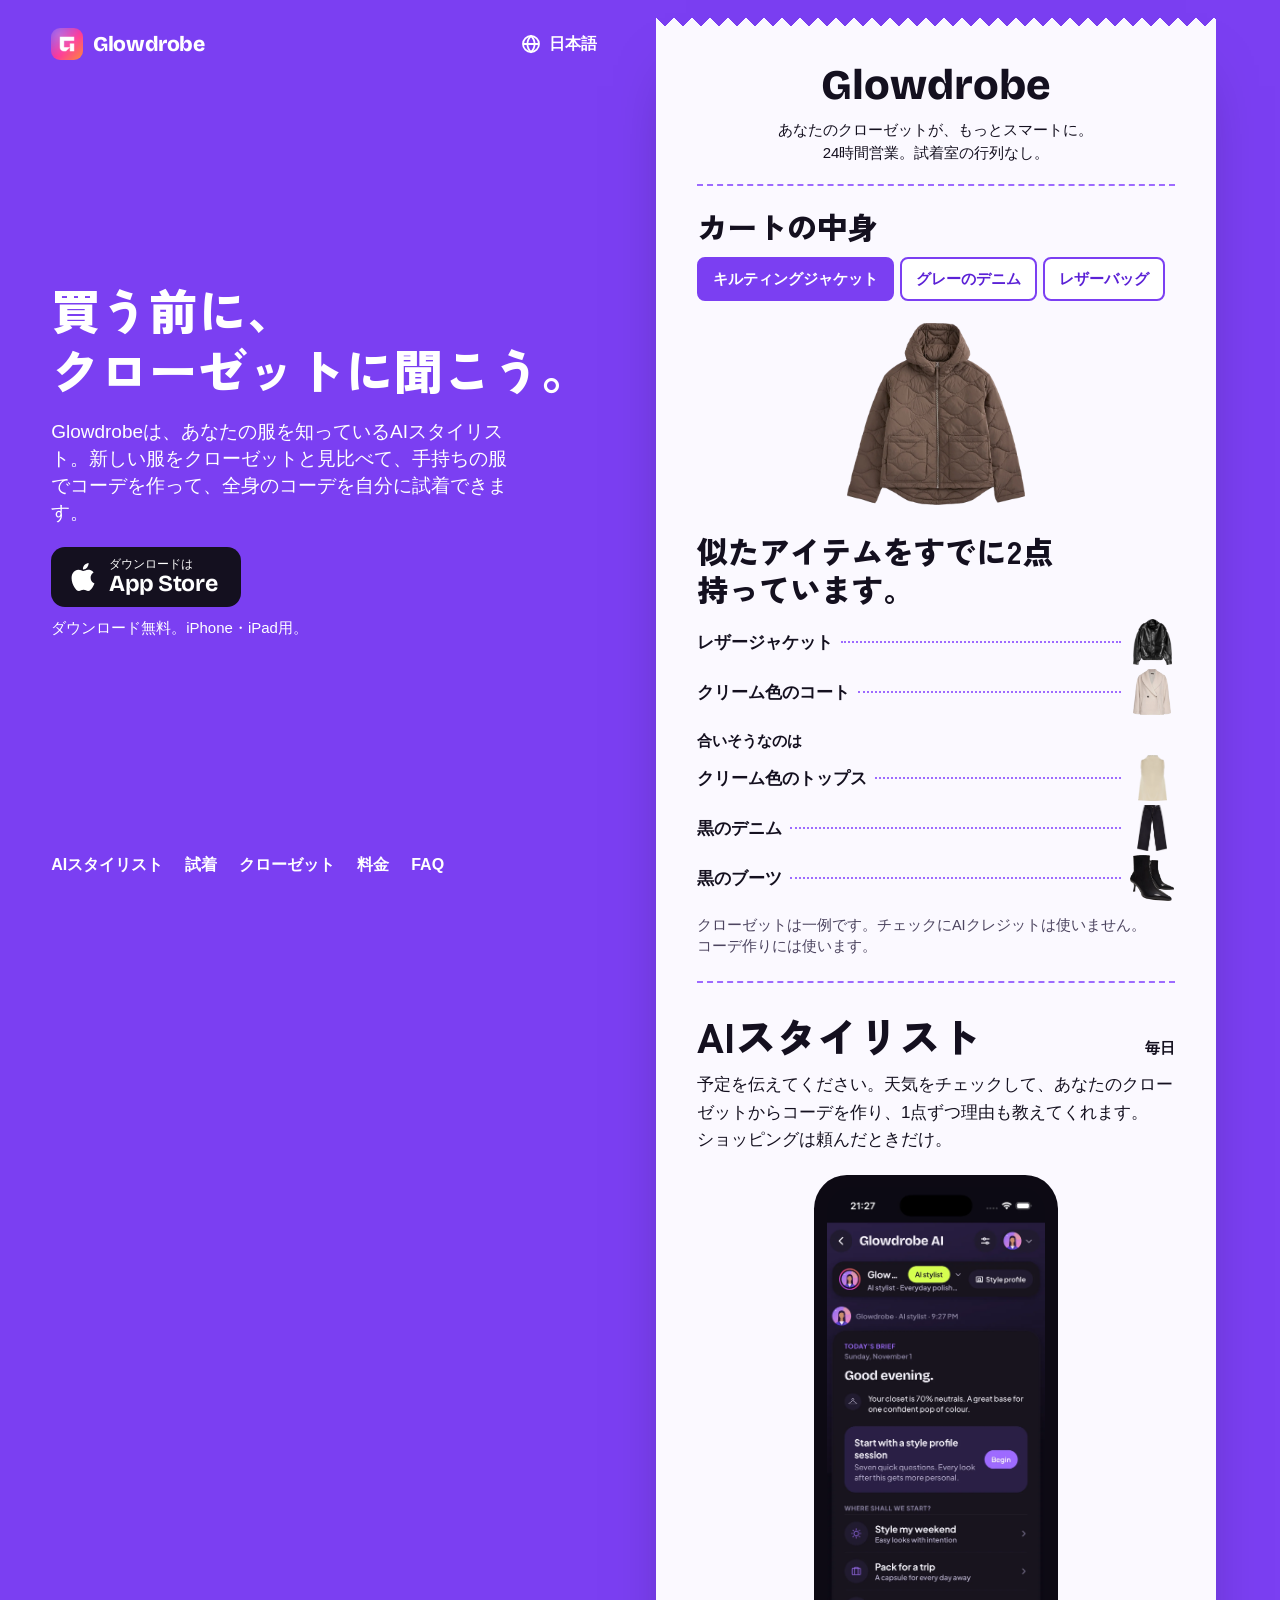
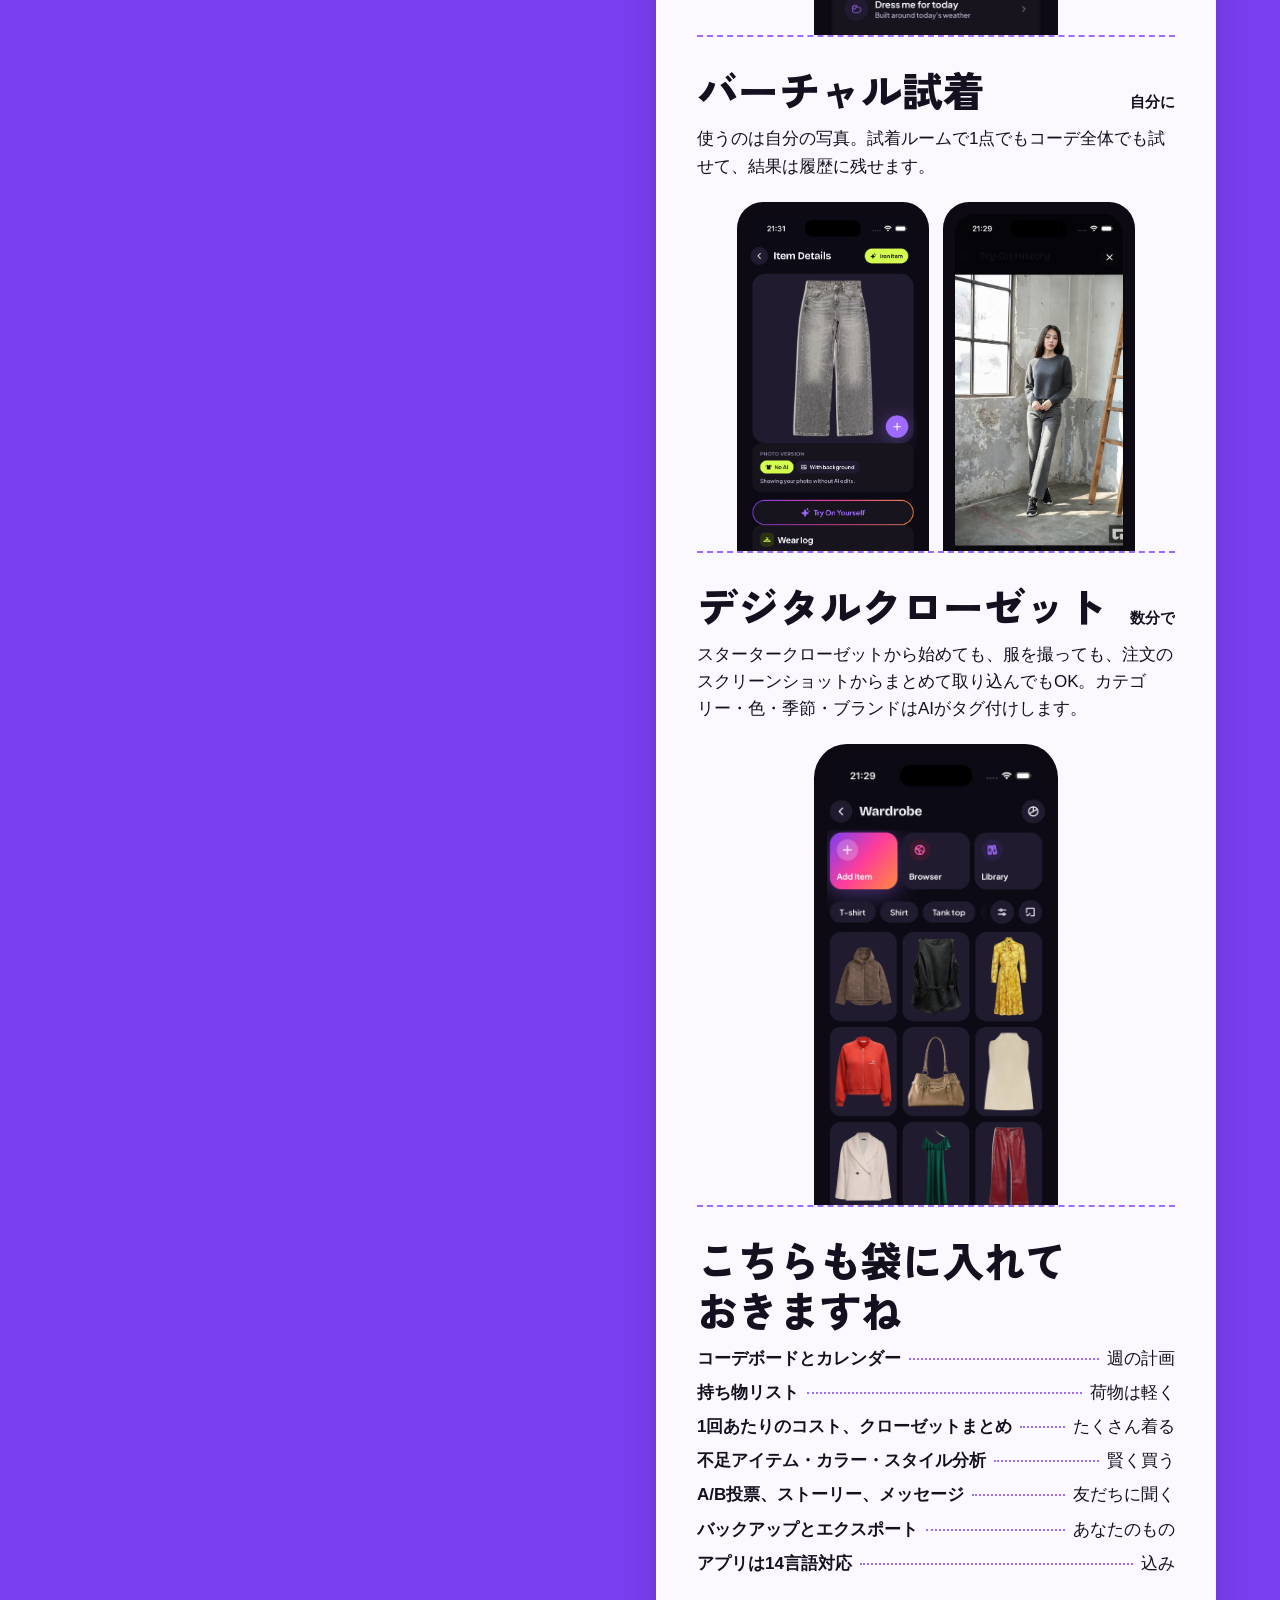
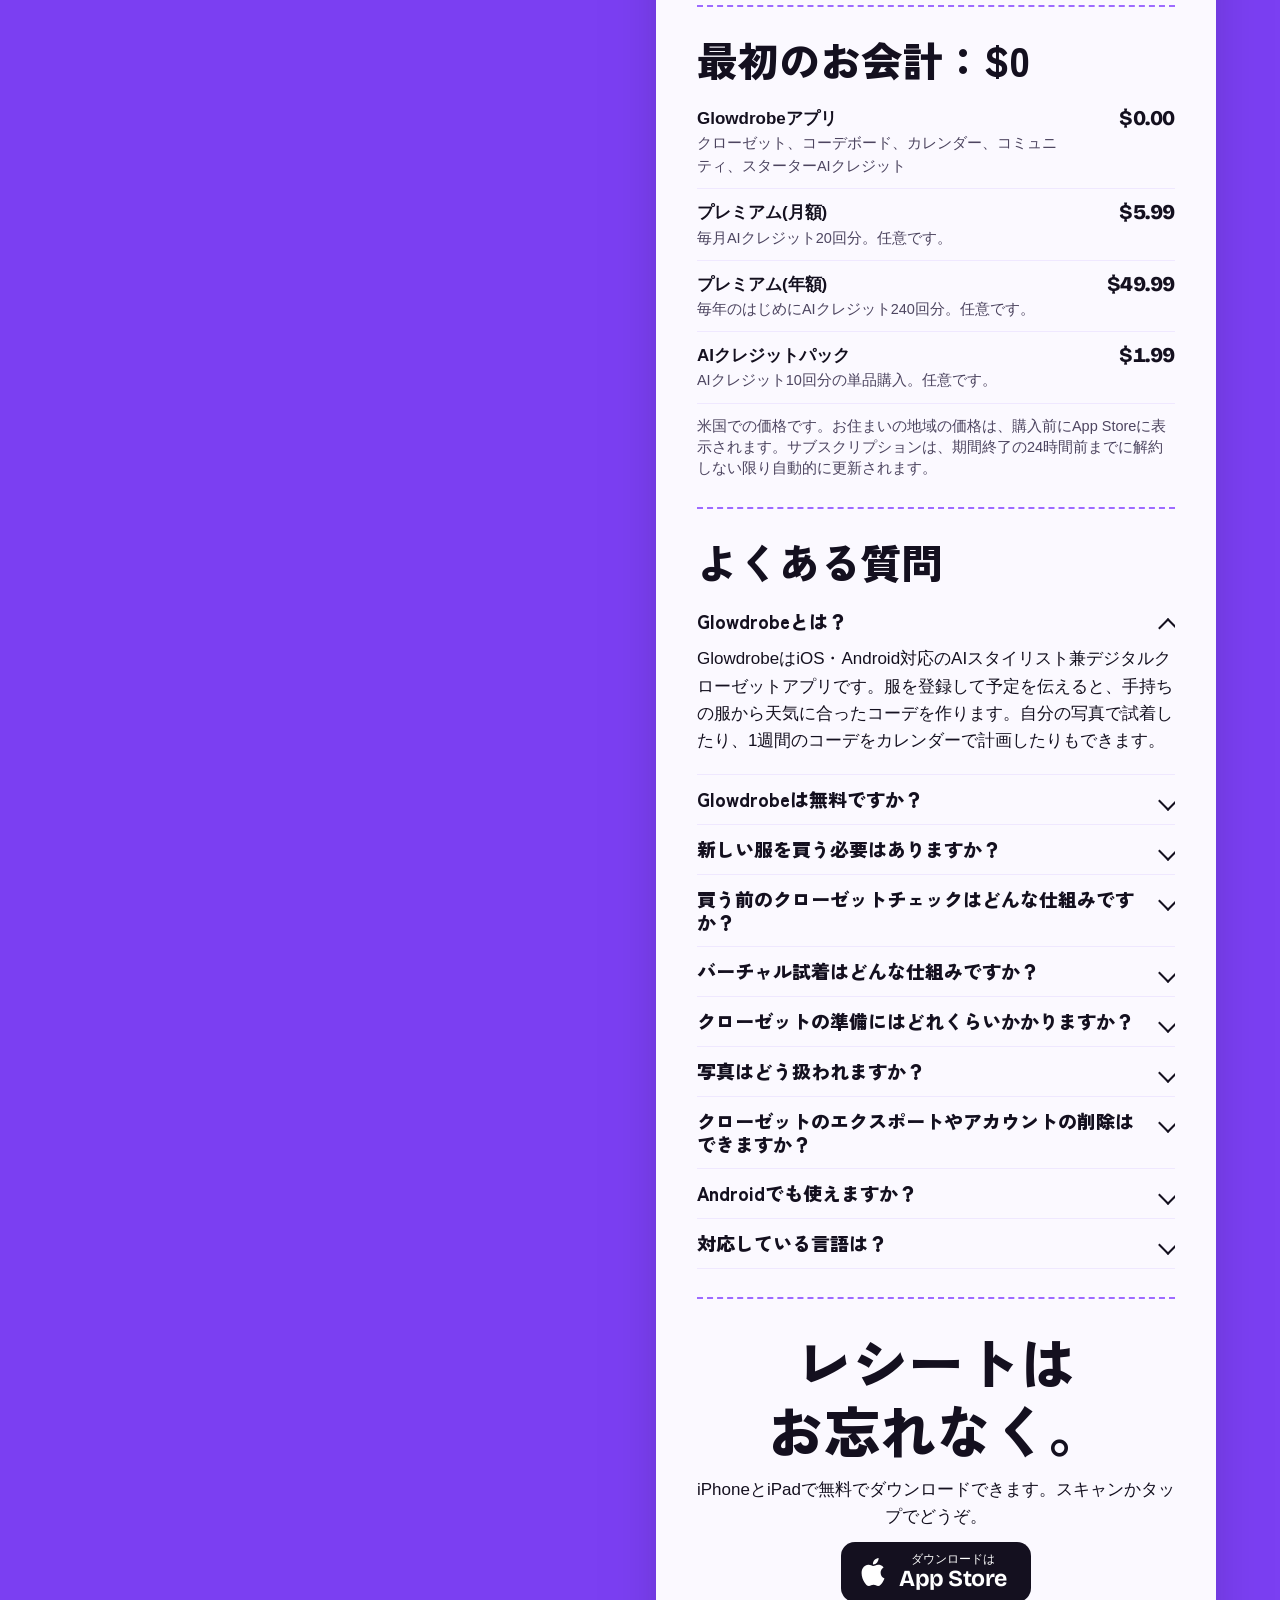
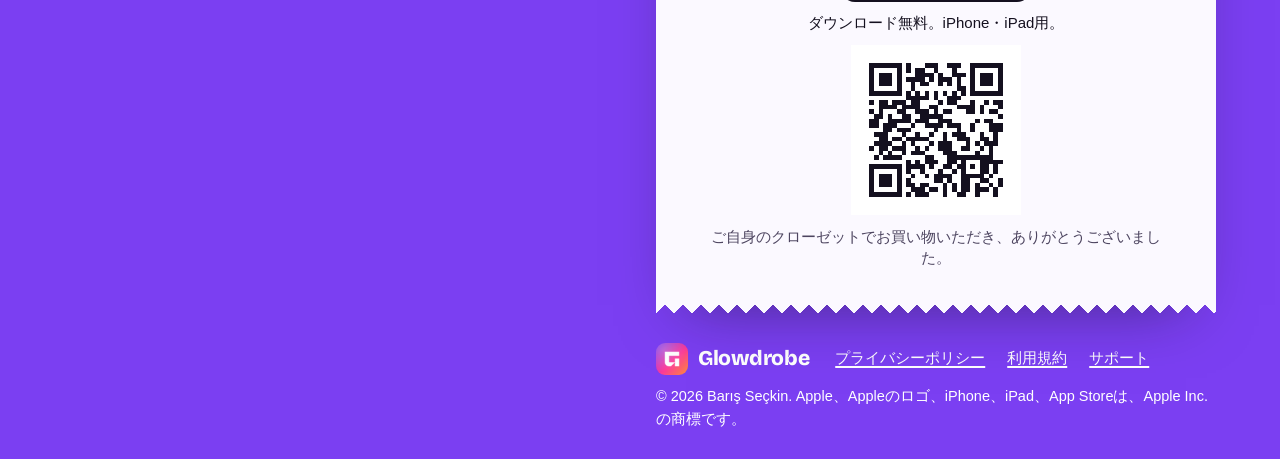
<file: ja/index.html>
<!doctype html>
<html lang="ja" dir="ltr" data-launch="live">
<head>
<meta charset="utf-8">
<meta name="viewport" content="width=device-width, initial-scale=1, viewport-fit=cover">
<title>Glowdrobe: AIスタイリストのコーデ・クローゼット管理アプリ</title>
<meta name="description" content="GlowdrobeはiOS・Android対応のAIスタイリスト・服管理アプリ。手持ちの服でコーデを作り、新しい服をクローゼットと見比べて、自分の写真で試着できます。">
<meta name="theme-color" content="#7B3FF2">
<link rel="canonical" href="https://glowdrobe.ai/ja/">
<link rel="alternate" hreflang="en" href="https://glowdrobe.ai/">
<link rel="alternate" hreflang="ar" href="https://glowdrobe.ai/ar/">
<link rel="alternate" hreflang="de" href="https://glowdrobe.ai/de/">
<link rel="alternate" hreflang="es" href="https://glowdrobe.ai/es/">
<link rel="alternate" hreflang="fr" href="https://glowdrobe.ai/fr/">
<link rel="alternate" hreflang="id" href="https://glowdrobe.ai/id/">
<link rel="alternate" hreflang="it" href="https://glowdrobe.ai/it/">
<link rel="alternate" hreflang="ja" href="https://glowdrobe.ai/ja/">
<link rel="alternate" hreflang="ko" href="https://glowdrobe.ai/ko/">
<link rel="alternate" hreflang="nl" href="https://glowdrobe.ai/nl/">
<link rel="alternate" hreflang="pl" href="https://glowdrobe.ai/pl/">
<link rel="alternate" hreflang="pt" href="https://glowdrobe.ai/pt/">
<link rel="alternate" hreflang="ru" href="https://glowdrobe.ai/ru/">
<link rel="alternate" hreflang="tr" href="https://glowdrobe.ai/tr/">
<link rel="alternate" hreflang="x-default" href="https://glowdrobe.ai/">
<meta property="og:type" content="website">
<meta property="og:site_name" content="Glowdrobe">
<meta property="og:url" content="https://glowdrobe.ai/ja/">
<meta property="og:title" content="Glowdrobe: AIスタイリストのコーデ・クローゼット管理アプリ">
<meta property="og:description" content="GlowdrobeはiOS・Android対応のAIスタイリスト・服管理アプリ。手持ちの服でコーデを作り、新しい服をクローゼットと見比べて、自分の写真で試着できます。">
<meta property="og:image" content="https://glowdrobe.ai/assets/og-image.jpg">
<meta property="og:image:width" content="1200">
<meta property="og:image:height" content="630">
<meta property="og:locale" content="ja_JP">
<meta name="twitter:card" content="summary_large_image">
<meta name="twitter:title" content="Glowdrobe: AIスタイリストのコーデ・クローゼット管理アプリ">
<meta name="twitter:description" content="GlowdrobeはiOS・Android対応のAIスタイリスト・服管理アプリ。手持ちの服でコーデを作り、新しい服をクローゼットと見比べて、自分の写真で試着できます。">
<meta name="twitter:image" content="https://glowdrobe.ai/assets/og-image.jpg">
<meta name="apple-itunes-app" content="app-id=6757796829">
<link rel="icon" type="image/png" sizes="32x32" href="/assets/icons/icon-32.png">
<link rel="icon" type="image/png" sizes="192x192" href="/assets/icons/icon-192.png">
<link rel="apple-touch-icon" href="/assets/icons/icon-180.png">
<link rel="manifest" href="/site.webmanifest">

<link rel="preload" href="/assets/fonts/display-ja.woff2" as="font" type="font/woff2" crossorigin>
<script src="/assets/js/config.js"></script>
<link rel="stylesheet" href="/assets/css/site.css">
<script src="/assets/js/site.js" defer></script>
<script src="/assets/js/pixels.js" defer></script>
<script type="application/ld+json">[{"@context": "https://schema.org", "@type": "MobileApplication", "name": "Glowdrobe", "alternateName": "Glowdrobe: AI Outfit Planner", "operatingSystem": "iOS, iPadOS", "applicationCategory": "LifestyleApplication", "description": "GlowdrobeはiOS・Android対応のAIスタイリスト・服管理アプリ。手持ちの服でコーデを作り、新しい服をクローゼットと見比べて、自分の写真で試着できます。", "url": "https://glowdrobe.ai/ja/", "image": "https://glowdrobe.ai/assets/icons/icon-512.png", "inLanguage": "ja", "offers": {"@type": "Offer", "price": "0", "priceCurrency": "USD"}, "author": {"@type": "Person", "name": "Barış Seçkin"}, "downloadUrl": "https://apps.apple.com/app/id6757796829", "installUrl": "https://apps.apple.com/app/id6757796829"}, {"@context": "https://schema.org", "@type": "FAQPage", "inLanguage": "ja", "mainEntity": [{"@type": "Question", "name": "Glowdrobeとは？", "acceptedAnswer": {"@type": "Answer", "text": "GlowdrobeはiOS・Android対応のAIスタイリスト兼デジタルクローゼットアプリです。服を登録して予定を伝えると、手持ちの服から天気に合ったコーデを作ります。自分の写真で試着したり、1週間のコーデをカレンダーで計画したりもできます。"}}, {"@type": "Question", "name": "Glowdrobeは無料ですか？", "acceptedAnswer": {"@type": "Answer", "text": "ダウンロードは無料です。コーデの提案やバーチャル試着などのAI機能にはAIクレジットを使います。AIクレジット10回分の単品パックを購入するか、プレミアムに登録できます。"}}, {"@type": "Question", "name": "新しい服を買う必要はありますか？", "acceptedAnswer": {"@type": "Answer", "text": "ありません。コーデはあなたのクローゼットから作り、ショッピングの提案は頼んだときだけ表示されます。"}}, {"@type": "Question", "name": "買う前のクローゼットチェックはどんな仕組みですか？", "acceptedAnswer": {"@type": "Answer", "text": "ブラウザ、スクリーンショット、写真ライブラリから商品を追加します。Glowdrobeがクローゼットと見比べて、似たアイテムをすでに持っているか教えてくれます。チェック自体にAIクレジットは使いません。"}}, {"@type": "Question", "name": "バーチャル試着はどんな仕組みですか？", "acceptedAnswer": {"@type": "Answer", "text": "自分の写真をアップロードして、アイテムかコーデ全体を選ぶと、Glowdrobeが着用イメージのプレビューを生成します。結果は試着履歴に保存されます。"}}, {"@type": "Question", "name": "クローゼットの準備にはどれくらいかかりますか？", "acceptedAnswer": {"@type": "Answer", "text": "週末はつぶれません。数分で済みます。スタータークローゼットから始めても、服を撮影しても、注文のスクリーンショット1枚から複数のアイテムを取り込んでもOK。タグ付けはAIにおまかせです。"}}, {"@type": "Question", "name": "写真はどう扱われますか？", "acceptedAnswer": {"@type": "Answer", "text": "写真は、アイテムのタグ付けや試着画像の生成など、ご希望の機能を提供するために処理されます。詳しくはプライバシーポリシーをご覧ください。"}}, {"@type": "Question", "name": "クローゼットのエクスポートやアカウントの削除はできますか？", "acceptedAnswer": {"@type": "Answer", "text": "どちらもできます。データのバックアップとエクスポートができ、アカウントはアプリ内から削除できます。"}}, {"@type": "Question", "name": "Androidでも使えますか？", "acceptedAnswer": {"@type": "Answer", "text": "はい、もうすぐです。GlowdrobeはiOSとAndroidの両方で登場します。"}}, {"@type": "Question", "name": "対応している言語は？", "acceptedAnswer": {"@type": "Answer", "text": "アプリは14言語に対応しています：アラビア語、イタリア語、インドネシア語、英語、オランダ語、韓国語、スペイン語、ドイツ語、トルコ語、日本語、フランス語、ポーランド語、ポルトガル語、ロシア語。"}}]}]</script>

</head>
<body id="top">
<a class="skip" href="#main">本文へスキップ</a>
<div class="split">
  <aside class="side" data-hero>
    <div class="side-top">
      <a class="brand" href="/ja/" aria-label="Glowdrobeホーム"><img src="/assets/icons/icon-192.png" width="32" height="32" alt="">Glowdrobe</a>
      <details class="langs"><summary><span class="sr">言語: </span><svg viewBox="0 0 20 20" aria-hidden="true"><circle cx="10" cy="10" r="8" fill="none" stroke="currentColor" stroke-width="1.8"/><path d="M2 10h16M10 2c2.4 2.2 3.6 4.9 3.6 8s-1.2 5.8-3.6 8c-2.4-2.2-3.6-4.9-3.6-8S7.6 4.2 10 2z" fill="none" stroke="currentColor" stroke-width="1.8"/></svg><span>日本語</span></summary><ul><li><a href="/id/" hreflang="id" lang="id">Bahasa Indonesia</a></li><li><a href="/de/" hreflang="de" lang="de">Deutsch</a></li><li><a href="/" hreflang="en" lang="en">English</a></li><li><a href="/es/" hreflang="es" lang="es">Español</a></li><li><a href="/fr/" hreflang="fr" lang="fr">Français</a></li><li><a href="/it/" hreflang="it" lang="it">Italiano</a></li><li><a href="/nl/" hreflang="nl" lang="nl">Nederlands</a></li><li><a href="/pl/" hreflang="pl" lang="pl">Polski</a></li><li><a href="/pt/" hreflang="pt" lang="pt">Português</a></li><li><a href="/tr/" hreflang="tr" lang="tr">Türkçe</a></li><li><a href="/ru/" hreflang="ru" lang="ru">Русский</a></li><li><a href="/ar/" hreflang="ar" lang="ar">العربية</a></li><li><a href="/ja/" hreflang="ja" lang="ja" aria-current="true">日本語</a></li><li><a href="/ko/" hreflang="ko" lang="ko">한국어</a></li></ul></details>
    </div>
    <div class="side-mid">
      <h1 class="">買う前に、​クローゼットに​聞こう。</h1>
      <p>Glowdrobeは、あなたの服を知っているAIスタイリスト。新しい服をクローゼットと見比べて、手持ちの服でコーデを作って、全身のコーデを自分に試着できます。</p>
      <div class="cta">
  <form class="notify" data-when="prelaunch" data-source="hero" novalidate>
    <label class="sr" for="n-hero">メールアドレス</label>
    <div class="notify-row"><input id="n-hero" type="email" required autocomplete="email" inputmode="email" dir="ltr" placeholder="メールアドレス"><button type="submit">お知らせを受け取る</button></div>
    <input class="hp" type="text" name="website" tabindex="-1" autocomplete="off" aria-hidden="true">
    <p class="notify-msg" role="status" aria-live="polite"></p>
  </form>
  <a class="store" data-when="live" data-store-link href="#" rel="noopener" aria-label="App StoreでGlowdrobeをダウンロード" dir="ltr"><svg viewBox="0 0 24 24" aria-hidden="true"><path fill="currentColor" d="M12.152 6.896c-.948 0-2.415-1.078-3.96-1.04-2.04.027-3.91 1.183-4.961 3.014-2.117 3.675-.546 9.103 1.519 12.09 1.013 1.454 2.208 3.09 3.792 3.039 1.52-.065 2.09-.987 3.935-.987 1.831 0 2.35.987 3.96.948 1.637-.026 2.676-1.48 3.676-2.948 1.156-1.688 1.636-3.325 1.662-3.415-.039-.013-3.182-1.221-3.22-4.857-.026-3.04 2.48-4.494 2.597-4.559-1.429-2.09-3.623-2.324-4.39-2.376-2-.156-3.675 1.09-4.61 1.09zM15.53 3.83c.843-1.012 1.4-2.427 1.245-3.83-1.207.052-2.662.805-3.532 1.818-.78.896-1.454 2.338-1.273 3.714 1.338.104 2.715-.688 3.559-1.701"/></svg><span><small>ダウンロードは</small><strong>App Store</strong></span></a>
  <p class="cta-note" data-when="prelaunch">iOS・Android版、もうすぐ登場。​公開日に​メールを​1通だけ​お送りします。</p><p class="cta-note" data-when="live">ダウンロード無料。iPhone・iPad用。</p>
</div>
    </div>
    <nav class="side-nav" aria-label="このレシートの明細">
      <a href="#stylist">AIスタイリスト</a><a href="#tryon">試着</a><a href="#closet">クローゼット</a><a href="#total">料金</a><a href="#faq">FAQ</a>
    </nav>
  </aside>

  <div class="col">
  <main id="main" class="paper">
    <section class="head">
      <p class="shop">Glowdrobe</p>
      <p>あなたのクローゼットが、もっとスマートに。</p>
      <p>24時間営業。試着室の行列なし。</p>
    </section>

    <section class="scan" aria-labelledby="scan-h">
      <h2 id="scan-h">カートの中身</h2>
      <div class="tabs" role="tablist" aria-label="サンプル商品を選ぶ">
        <button type="button" role="tab" aria-selected="true" aria-controls="result" data-p="plaid">キルティングジャケット</button>
        <button type="button" role="tab" aria-selected="false" aria-controls="result" data-p="jeans">グレーのデニム</button>
        <button type="button" role="tab" aria-selected="false" aria-controls="result" data-p="hoodie">レザーバッグ</button>
      </div>
      <div class="scan-item">
        <img id="cart-img" src="/assets/items/quilted_jacket.webp" width="979" height="1000" alt="キルティングジャケット" fetchpriority="high" decoding="async">
        <div class="beam" aria-hidden="true"></div>
        <p class="line-check" aria-hidden="true">クローゼットを確認中</p>
      </div>
      <div class="result" id="result" role="tabpanel" aria-live="polite">
        <p class="verdict" id="r-head">似たアイテムを​すでに2点​持っています。</p>
        <ul class="print" id="r-similar">
          <li><span>レザージャケット</span><i></i><img src="/assets/items/leather_jacket.webp" width="443" height="522" alt="" loading="lazy"></li>
          <li><span>クリーム色のコート</span><i></i><img src="/assets/items/cream_coat.webp" width="482" height="585" alt="" loading="lazy"></li>
        </ul>
        <p class="line">合いそうなのは</p>
        <ul class="print" id="r-goes">
          <li><span>クリーム色のトップス</span><i></i><img src="/assets/items/cream_top.webp" width="274" height="434" alt="" loading="lazy"></li>
          <li><span>黒のデニム</span><i></i><img src="/assets/items/dark_jeans.webp" width="505" height="771" alt="" loading="lazy"></li>
          <li><span>黒のブーツ</span><i></i><img src="/assets/items/boots.webp" width="589" height="610" alt="" loading="lazy"></li>
        </ul>
      </div>
      <p class="small">クローゼットは一例です。チェックにAIクレジットは使いません。コーデ作りには使います。</p>
    </section>

    <section class="li" id="stylist">
      <h2>AIスタイリスト <span class="qty">毎日</span></h2>
      <p>予定を伝えてください。天気をチェックして、あなたのクローゼットからコーデを作り、1点ずつ理由も教えてくれます。ショッピングは頼んだときだけ。</p>
      <div class="art"><div class="phone"><img src="/assets/app/en/ai.webp" width="1000" height="2174" alt="今日のコーデや旅行の荷造りなどを選べるGlowdrobe AIの画面" decoding="async" loading="lazy"></div></div>
    </section>

    <section class="li" id="tryon">
      <h2>バーチャル試着 <span class="qty">自分に</span></h2>
      <p>使うのは自分の写真。試着ルームで1点でもコーデ全体でも試せて、結果は履歴に残せます。</p>
      <div class="art art-2"><div class="phone"><img src="/assets/app/en/item.webp" width="1000" height="2174" alt="試着ボタン付きのクローゼット内のグレーのデニム" decoding="async" loading="lazy"></div><div class="phone"><img src="/assets/app/en/tryon.webp" width="1000" height="2174" alt="セーターとグレーのデニムを着た人物の試着結果" decoding="async" loading="lazy"></div></div>
    </section>

    <section class="li" id="closet">
      <h2>デジタルクローゼット <span class="qty">数分で</span></h2>
      <p>スタータークローゼットから始めても、服を撮っても、注文のスクリーンショットからまとめて取り込んでもOK。カテゴリー・色・季節・ブランドはAIがタグ付けします。</p>
      <div class="art"><div class="phone"><img src="/assets/app/en/wardrobe.webp" width="1000" height="2174" alt="服のタイルが並ぶデジタルクローゼット" decoding="async" loading="lazy"></div></div>
    </section>

    <section class="li">
      <h2>こちらも​袋に入れて​おきますね</h2>
      <ul class="extras">
        <li><span>コーデボードとカレンダー</span><i></i><span>週の計画</span></li>
        <li><span>持ち物リスト</span><i></i><span>荷物は軽く</span></li>
        <li><span>1回あたりのコスト、クローゼットまとめ</span><i></i><span>たくさん着る</span></li>
        <li><span>不足アイテム・カラー・スタイル分析</span><i></i><span>賢く買う</span></li>
        <li><span>A/B投票、ストーリー、メッセージ</span><i></i><span>友だちに聞く</span></li>
        <li><span>バックアップとエクスポート</span><i></i><span>あなたのもの</span></li>
        <li><span>アプリは14言語対応</span><i></i><span>込み</span></li>
      </ul>
    </section>

    <section class="li" id="total">
      <h2>最初のお会計：$0</h2>
      <table class="prices">
        <caption class="sr">Glowdrobeのプランと料金(米ドル)</caption>
        <thead class="sr"><tr><th scope="col">プラン</th><th scope="col">料金</th></tr></thead>
        <tbody>
          <tr><th scope="row">Glowdrobeアプリ<small>クローゼット、コーデボード、カレンダー、コミュニティ、スターターAIクレジット</small></th><td dir="ltr">$0.00</td></tr>
          <tr><th scope="row">プレミアム(月額)<small>毎月AIクレジット20回分。任意です。</small></th><td dir="ltr">$5.99</td></tr>
          <tr><th scope="row">プレミアム(年額)<small>毎年のはじめにAIクレジット240回分。任意です。</small></th><td dir="ltr">$49.99</td></tr>
          <tr><th scope="row">AIクレジットパック<small>AIクレジット10回分の単品購入。任意です。</small></th><td dir="ltr">$1.99</td></tr>
        </tbody>
      </table>
      <p class="small">米国での価格です。お住まいの地域の価格は、購入前にApp Storeに表示されます。サブスクリプションは、期間終了の24時間前までに解約しない限り自動的に更新されます。</p>
    </section>

    <section class="li" id="faq">
      <h2>よくある質問</h2>
      <div class="faq"><details open><summary>Glowdrobeとは？</summary><p>GlowdrobeはiOS・Android対応のAIスタイリスト兼デジタルクローゼットアプリです。服を登録して予定を伝えると、手持ちの服から天気に合ったコーデを作ります。自分の写真で試着したり、1週間のコーデをカレンダーで計画したりもできます。</p></details>
<details><summary>Glowdrobeは無料ですか？</summary><p>ダウンロードは無料です。コーデの提案やバーチャル試着などのAI機能にはAIクレジットを使います。AIクレジット10回分の単品パックを購入するか、プレミアムに登録できます。</p></details>
<details><summary>新しい服を買う必要はありますか？</summary><p>ありません。コーデはあなたのクローゼットから作り、ショッピングの提案は頼んだときだけ表示されます。</p></details>
<details><summary>買う前のクローゼットチェックはどんな仕組みですか？</summary><p>ブラウザ、スクリーンショット、写真ライブラリから商品を追加します。Glowdrobeがクローゼットと見比べて、似たアイテムをすでに持っているか教えてくれます。チェック自体にAIクレジットは使いません。</p></details>
<details><summary>バーチャル試着はどんな仕組みですか？</summary><p>自分の写真をアップロードして、アイテムかコーデ全体を選ぶと、Glowdrobeが着用イメージのプレビューを生成します。結果は試着履歴に保存されます。</p></details>
<details><summary>クローゼットの準備にはどれくらいかかりますか？</summary><p>週末はつぶれません。数分で済みます。スタータークローゼットから始めても、服を撮影しても、注文のスクリーンショット1枚から複数のアイテムを取り込んでもOK。タグ付けはAIにおまかせです。</p></details>
<details><summary>写真はどう扱われますか？</summary><p>写真は、アイテムのタグ付けや試着画像の生成など、ご希望の機能を提供するために処理されます。詳しくは<a href="https://legal.glowdrobe.ai/privacy-policy" target="_blank" rel="noopener">プライバシーポリシー</a>をご覧ください。</p></details>
<details><summary>クローゼットのエクスポートやアカウントの削除はできますか？</summary><p>どちらもできます。データのバックアップとエクスポートができ、アカウントはアプリ内から削除できます。</p></details>
<details><summary>Androidでも使えますか？</summary><p>はい、もうすぐです。GlowdrobeはiOSとAndroidの両方で登場します。</p></details>
<details><summary>対応している言語は？</summary><p>アプリは14言語に対応しています：アラビア語、イタリア語、インドネシア語、英語、オランダ語、韓国語、スペイン語、ドイツ語、トルコ語、日本語、フランス語、ポーランド語、ポルトガル語、ロシア語。</p></details></div>
    </section>

    <section class="li last" id="close" data-close>
      <h2>レシートは​お忘れなく。</h2>
      <p data-when="prelaunch">GlowdrobeはまもなくiOSとAndroidに登場します。メールアドレスを残していただければ、公開日にお知らせします。</p>
      <p data-when="live">iPhoneとiPadで無料でダウンロードできます。スキャンかタップでどうぞ。</p>
      <div class="cta">
  <form class="notify" data-when="prelaunch" data-source="close" novalidate>
    <label class="sr" for="n-close">メールアドレス</label>
    <div class="notify-row"><input id="n-close" type="email" required autocomplete="email" inputmode="email" dir="ltr" placeholder="メールアドレス"><button type="submit">お知らせを受け取る</button></div>
    <input class="hp" type="text" name="website" tabindex="-1" autocomplete="off" aria-hidden="true">
    <p class="notify-msg" role="status" aria-live="polite"></p>
  </form>
  <a class="store" data-when="live" data-store-link href="#" rel="noopener" aria-label="App StoreでGlowdrobeをダウンロード" dir="ltr"><svg viewBox="0 0 24 24" aria-hidden="true"><path fill="currentColor" d="M12.152 6.896c-.948 0-2.415-1.078-3.96-1.04-2.04.027-3.91 1.183-4.961 3.014-2.117 3.675-.546 9.103 1.519 12.09 1.013 1.454 2.208 3.09 3.792 3.039 1.52-.065 2.09-.987 3.935-.987 1.831 0 2.35.987 3.96.948 1.637-.026 2.676-1.48 3.676-2.948 1.156-1.688 1.636-3.325 1.662-3.415-.039-.013-3.182-1.221-3.22-4.857-.026-3.04 2.48-4.494 2.597-4.559-1.429-2.09-3.623-2.324-4.39-2.376-2-.156-3.675 1.09-4.61 1.09zM15.53 3.83c.843-1.012 1.4-2.427 1.245-3.83-1.207.052-2.662.805-3.532 1.818-.78.896-1.454 2.338-1.273 3.714 1.338.104 2.715-.688 3.559-1.701"/></svg><span><small>ダウンロードは</small><strong>App Store</strong></span></a>
  <p class="cta-note" data-when="prelaunch">iOS・Android版、もうすぐ登場。​公開日に​メールを​1通だけ​お送りします。</p><p class="cta-note" data-when="live">ダウンロード無料。iPhone・iPad用。</p>
</div>
      <div class="barcode" data-when="prelaunch" aria-hidden="true"><svg viewBox="0 0 270 60" preserveAspectRatio="none" fill="currentColor"><rect x="0" width="2" height="60"/><rect x="4" width="1" height="60"/><rect x="7" width="1" height="60"/><rect x="11" width="4" height="60"/><rect x="17" width="1" height="60"/><rect x="20" width="2" height="60"/><rect x="25" width="4" height="60"/><rect x="30" width="1" height="60"/><rect x="33" width="1" height="60"/><rect x="35" width="1" height="60"/><rect x="38" width="4" height="60"/><rect x="43" width="3" height="60"/><rect x="47" width="4" height="60"/><rect x="54" width="3" height="60"/><rect x="60" width="1" height="60"/><rect x="63" width="1" height="60"/><rect x="66" width="3" height="60"/><rect x="72" width="4" height="60"/><rect x="77" width="1" height="60"/><rect x="81" width="1" height="60"/><rect x="83" width="1" height="60"/><rect x="85" width="4" height="60"/><rect x="92" width="1" height="60"/><rect x="96" width="1" height="60"/><rect x="100" width="2" height="60"/><rect x="104" width="1" height="60"/><rect x="108" width="4" height="60"/><rect x="113" width="3" height="60"/><rect x="118" width="2" height="60"/><rect x="122" width="3" height="60"/><rect x="127" width="2" height="60"/><rect x="131" width="1" height="60"/><rect x="135" width="2" height="60"/><rect x="139" width="1" height="60"/><rect x="142" width="1" height="60"/><rect x="146" width="4" height="60"/><rect x="152" width="1" height="60"/><rect x="155" width="2" height="60"/><rect x="160" width="4" height="60"/><rect x="165" width="1" height="60"/><rect x="168" width="1" height="60"/><rect x="170" width="1" height="60"/><rect x="173" width="4" height="60"/><rect x="178" width="3" height="60"/><rect x="182" width="4" height="60"/><rect x="189" width="3" height="60"/><rect x="195" width="1" height="60"/><rect x="198" width="1" height="60"/><rect x="201" width="3" height="60"/><rect x="207" width="4" height="60"/><rect x="212" width="1" height="60"/><rect x="216" width="1" height="60"/><rect x="218" width="1" height="60"/><rect x="220" width="4" height="60"/><rect x="227" width="1" height="60"/><rect x="231" width="1" height="60"/><rect x="235" width="2" height="60"/><rect x="239" width="1" height="60"/><rect x="243" width="4" height="60"/><rect x="248" width="3" height="60"/><rect x="253" width="2" height="60"/><rect x="257" width="3" height="60"/><rect x="262" width="2" height="60"/><rect x="266" width="1" height="60"/></svg></div>
      <figure class="qr" data-when="live"><img src="/assets/qr-appstore.svg" width="170" height="170" alt="App StoreのGlowdrobeにつながるQRコード" loading="lazy"></figure>
      <p class="small center">ご自身のクローゼットでお買い物いただき、ありがとうございました。</p>
    </section>

  </main>
    <footer class="foot"><div class="foot-in">
      <a class="brand" href="/ja/"><img src="/assets/icons/icon-192.png" width="32" height="32" alt="" loading="lazy">Glowdrobe</a>
      <nav aria-label="法的情報"><a href="https://legal.glowdrobe.ai/privacy-policy" target="_blank" rel="noopener">プライバシーポリシー</a><a href="https://legal.glowdrobe.ai/terms-of-use" target="_blank" rel="noopener">利用規約</a><a href="https://legal.glowdrobe.ai/support" target="_blank" rel="noopener">サポート</a></nav>
      <p class="legal">© 2026 Barış Seçkin. Apple、Appleのロゴ、iPhone、iPad、App Storeは、Apple Inc.の商標です。</p>
    </div></footer>
  </div>
</div>
<div class="dock"><a href="#close" data-when="prelaunch">公開されたら教えて</a><a data-when="live" data-store-link href="#" rel="noopener">App Storeで入手</a></div>
<script id="gd-i18n" type="application/json">{"in_cart_suffix": "カートの中", "similar_two": "似たアイテムを​すでに2点​持っています。", "similar_none": "クローゼットに似たアイテムはまだありません。新しい仲間入りになりそうです。", "p_plaid": "キルティングジャケット", "p_jeans": "グレーのデニム", "p_hoodie": "レザーバッグ", "i_leather": "レザージャケット", "i_shirt": "クリーム色のコート", "i_tee": "クリーム色のトップス", "i_navy": "黒のデニム", "i_boots": "黒のブーツ", "i_light": "ライトブルーのデニム", "i_henley": "黒のトップス", "i_sneakers": "ボルドーのローファー", "i_bag": "レザーバッグ", "err_email": "メールアドレスが正しくないようです。確認して、もう一度お試しください。", "mail_subject": "Glowdrobe公開のお知らせリスト", "mail_body": "Glowdrobeが公開されたら教えてください：", "mail_opened": "メールアプリが開いたら、そのまま送信すれば登録完了です。開かない場合は contact@glowdrobe.ai までご連絡ください。", "adding": "登録中...", "added": "登録しました。公開日にメールでお知らせします。", "err_send": "送信できませんでした。少し待ってから、もう一度お試しください。", "consent_text": "広告の効果測定のため、MetaとTikTokのCookieを使用したいと考えています。ご判断はお任せします。", "consent_accept": "同意する", "consent_decline": "同意しない", "consent_policy": "プライバシー"}</script>
</body>
</html>
</file>
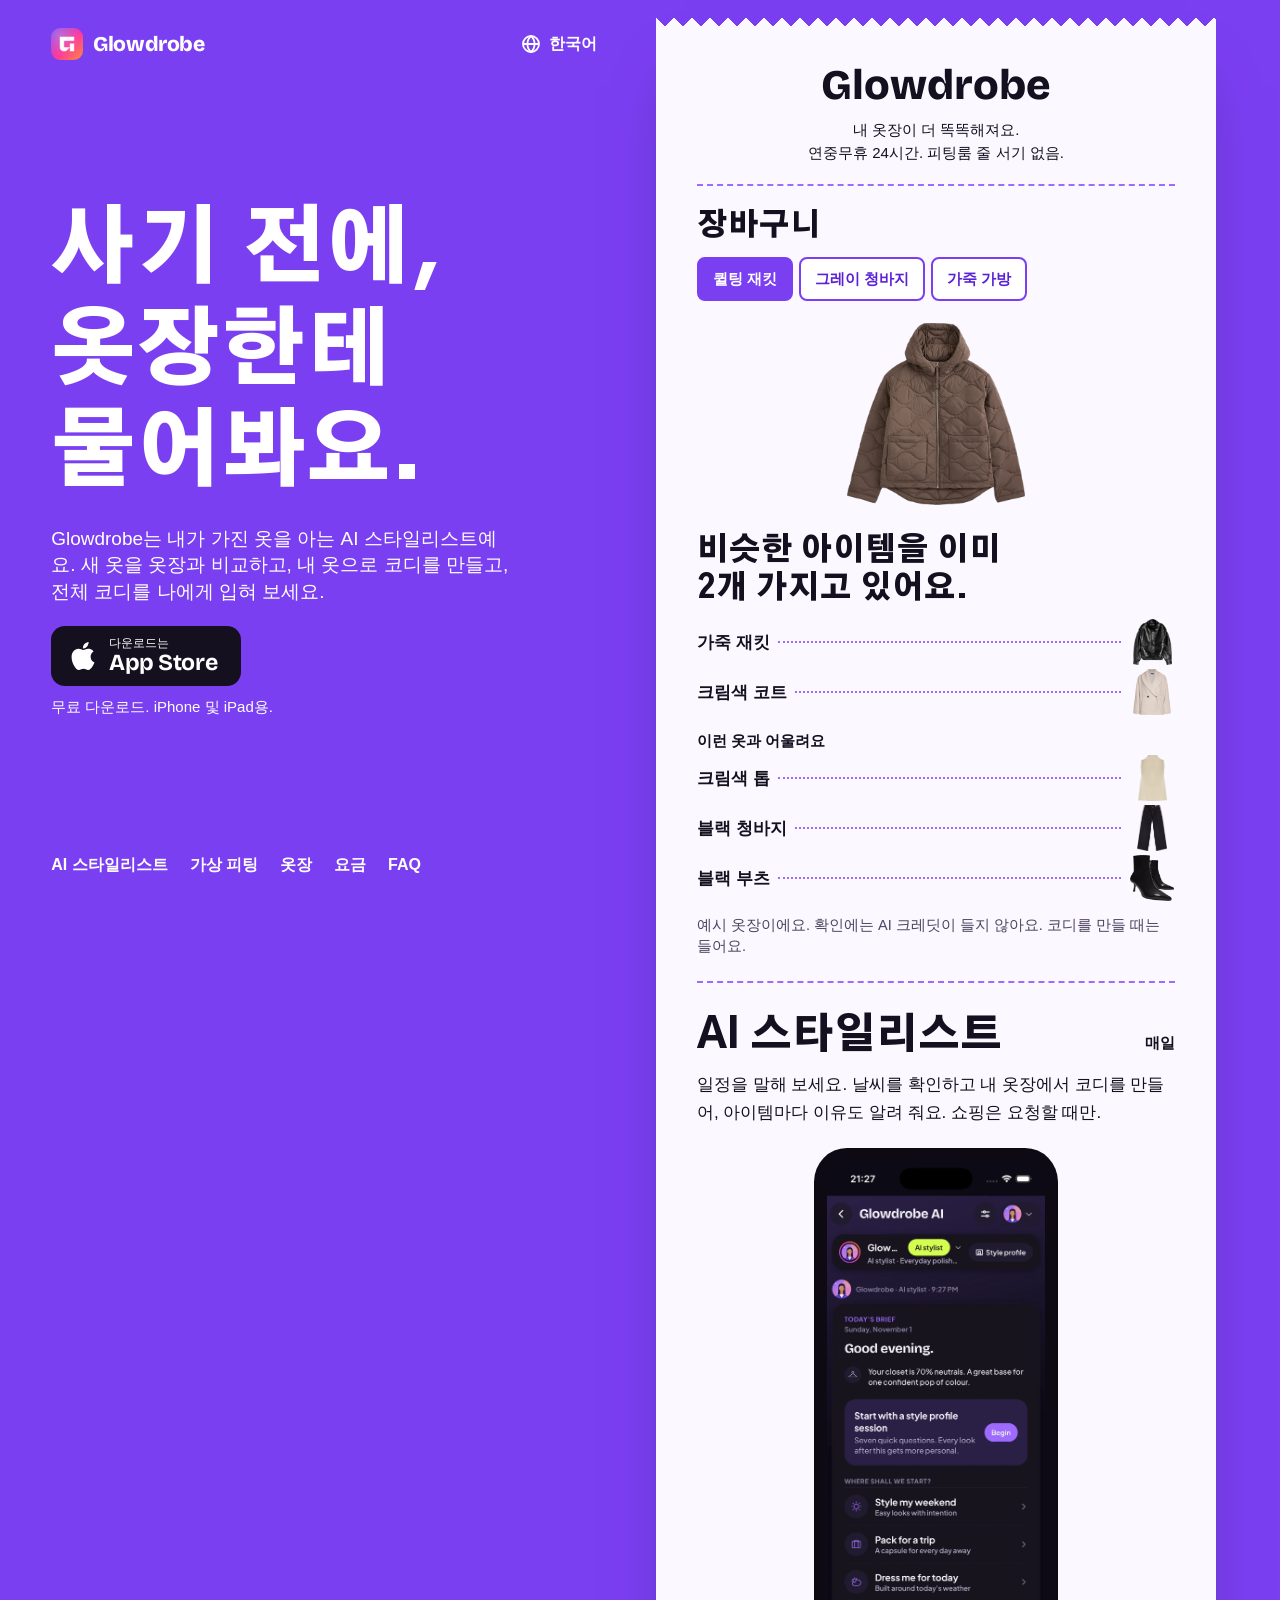
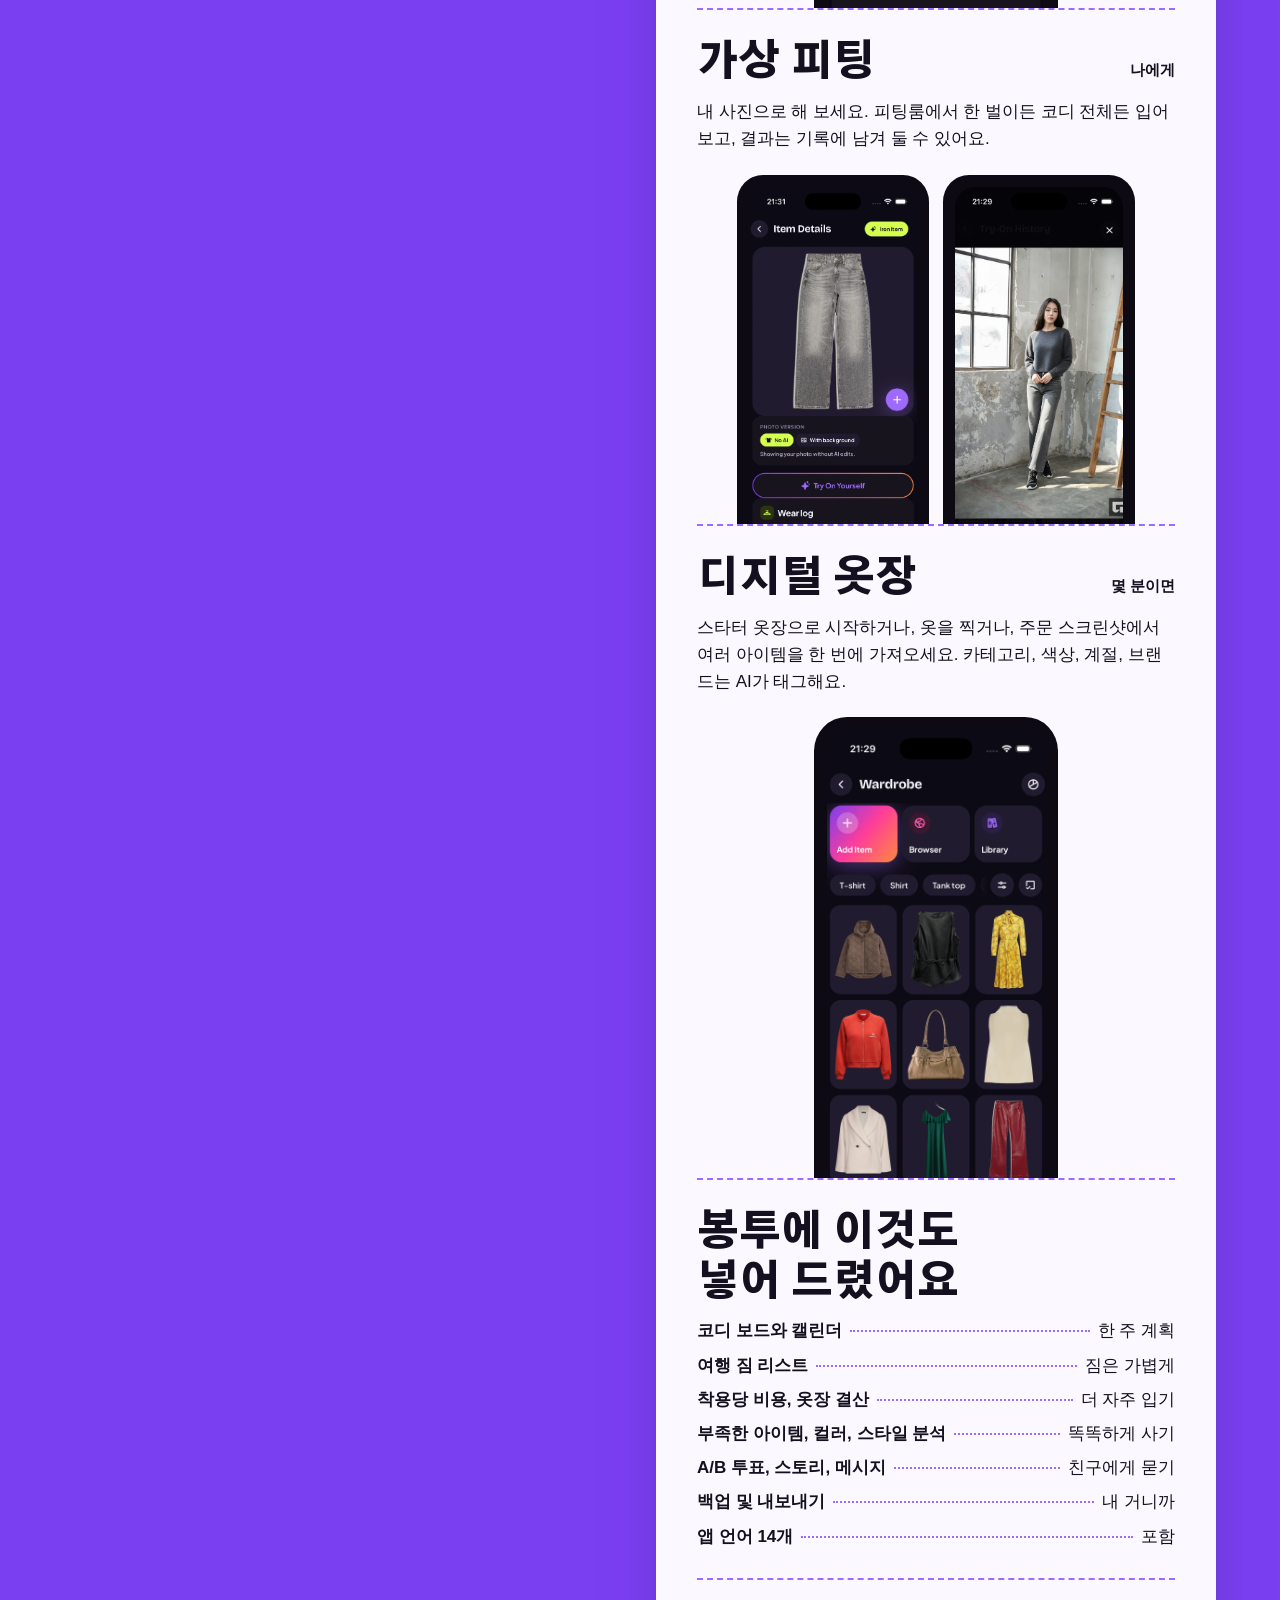
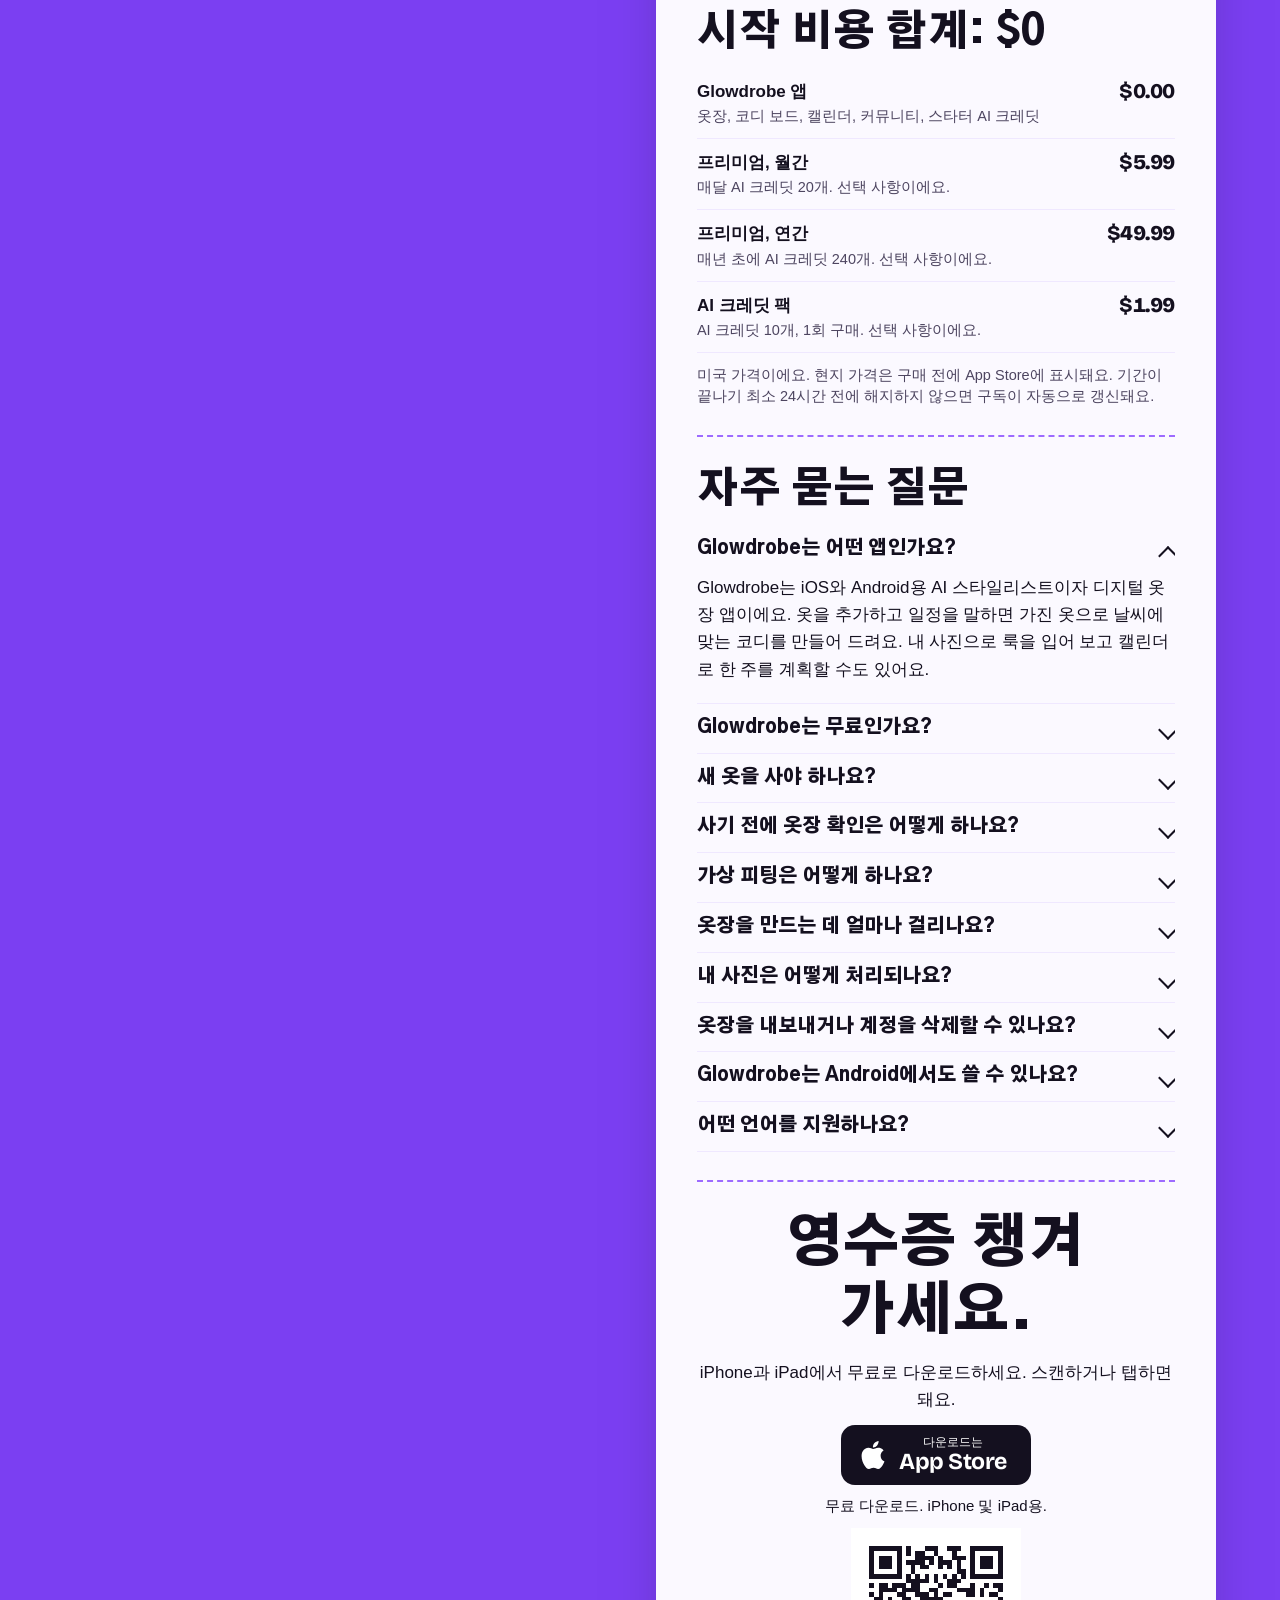
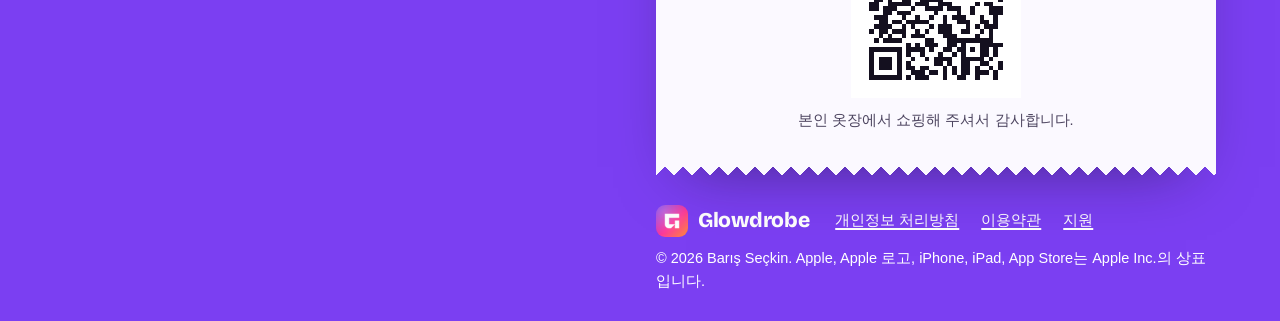
<file: ko/index.html>
<!doctype html>
<html lang="ko" dir="ltr" data-launch="live">
<head>
<meta charset="utf-8">
<meta name="viewport" content="width=device-width, initial-scale=1, viewport-fit=cover">
<title>Glowdrobe: AI 스타일리스트 코디 추천·옷장 정리 앱</title>
<meta name="description" content="Glowdrobe는 iOS와 Android용 AI 스타일리스트예요. 내 옷으로 코디를 만들고, 새 옷을 옷장과 비교하고, 내 사진에 입혀 볼 수 있어요.">
<meta name="theme-color" content="#7B3FF2">
<link rel="canonical" href="https://glowdrobe.ai/ko/">
<link rel="alternate" hreflang="en" href="https://glowdrobe.ai/">
<link rel="alternate" hreflang="ar" href="https://glowdrobe.ai/ar/">
<link rel="alternate" hreflang="de" href="https://glowdrobe.ai/de/">
<link rel="alternate" hreflang="es" href="https://glowdrobe.ai/es/">
<link rel="alternate" hreflang="fr" href="https://glowdrobe.ai/fr/">
<link rel="alternate" hreflang="id" href="https://glowdrobe.ai/id/">
<link rel="alternate" hreflang="it" href="https://glowdrobe.ai/it/">
<link rel="alternate" hreflang="ja" href="https://glowdrobe.ai/ja/">
<link rel="alternate" hreflang="ko" href="https://glowdrobe.ai/ko/">
<link rel="alternate" hreflang="nl" href="https://glowdrobe.ai/nl/">
<link rel="alternate" hreflang="pl" href="https://glowdrobe.ai/pl/">
<link rel="alternate" hreflang="pt" href="https://glowdrobe.ai/pt/">
<link rel="alternate" hreflang="ru" href="https://glowdrobe.ai/ru/">
<link rel="alternate" hreflang="tr" href="https://glowdrobe.ai/tr/">
<link rel="alternate" hreflang="x-default" href="https://glowdrobe.ai/">
<meta property="og:type" content="website">
<meta property="og:site_name" content="Glowdrobe">
<meta property="og:url" content="https://glowdrobe.ai/ko/">
<meta property="og:title" content="Glowdrobe: AI 스타일리스트 코디 추천·옷장 정리 앱">
<meta property="og:description" content="Glowdrobe는 iOS와 Android용 AI 스타일리스트예요. 내 옷으로 코디를 만들고, 새 옷을 옷장과 비교하고, 내 사진에 입혀 볼 수 있어요.">
<meta property="og:image" content="https://glowdrobe.ai/assets/og-image.jpg">
<meta property="og:image:width" content="1200">
<meta property="og:image:height" content="630">
<meta property="og:locale" content="ko_KR">
<meta name="twitter:card" content="summary_large_image">
<meta name="twitter:title" content="Glowdrobe: AI 스타일리스트 코디 추천·옷장 정리 앱">
<meta name="twitter:description" content="Glowdrobe는 iOS와 Android용 AI 스타일리스트예요. 내 옷으로 코디를 만들고, 새 옷을 옷장과 비교하고, 내 사진에 입혀 볼 수 있어요.">
<meta name="twitter:image" content="https://glowdrobe.ai/assets/og-image.jpg">
<meta name="apple-itunes-app" content="app-id=6757796829">
<link rel="icon" type="image/png" sizes="32x32" href="/assets/icons/icon-32.png">
<link rel="icon" type="image/png" sizes="192x192" href="/assets/icons/icon-192.png">
<link rel="apple-touch-icon" href="/assets/icons/icon-180.png">
<link rel="manifest" href="/site.webmanifest">

<link rel="preload" href="/assets/fonts/display-ko.woff2" as="font" type="font/woff2" crossorigin>
<script src="/assets/js/config.js"></script>
<link rel="stylesheet" href="/assets/css/site.css">
<script src="/assets/js/site.js" defer></script>
<script src="/assets/js/pixels.js" defer></script>
<script type="application/ld+json">[{"@context": "https://schema.org", "@type": "MobileApplication", "name": "Glowdrobe", "alternateName": "Glowdrobe: AI Outfit Planner", "operatingSystem": "iOS, iPadOS", "applicationCategory": "LifestyleApplication", "description": "Glowdrobe는 iOS와 Android용 AI 스타일리스트예요. 내 옷으로 코디를 만들고, 새 옷을 옷장과 비교하고, 내 사진에 입혀 볼 수 있어요.", "url": "https://glowdrobe.ai/ko/", "image": "https://glowdrobe.ai/assets/icons/icon-512.png", "inLanguage": "ko", "offers": {"@type": "Offer", "price": "0", "priceCurrency": "USD"}, "author": {"@type": "Person", "name": "Barış Seçkin"}, "downloadUrl": "https://apps.apple.com/app/id6757796829", "installUrl": "https://apps.apple.com/app/id6757796829"}, {"@context": "https://schema.org", "@type": "FAQPage", "inLanguage": "ko", "mainEntity": [{"@type": "Question", "name": "Glowdrobe는 어떤 앱인가요?", "acceptedAnswer": {"@type": "Answer", "text": "Glowdrobe는 iOS와 Android용 AI 스타일리스트이자 디지털 옷장 앱이에요. 옷을 추가하고 일정을 말하면 가진 옷으로 날씨에 맞는 코디를 만들어 드려요. 내 사진으로 룩을 입어 보고 캘린더로 한 주를 계획할 수도 있어요."}}, {"@type": "Question", "name": "Glowdrobe는 무료인가요?", "acceptedAnswer": {"@type": "Answer", "text": "다운로드는 무료예요. 코디 추천이나 가상 피팅 같은 AI 기능에는 AI 크레딧이 사용돼요. AI 크레딧 10개 단품 팩을 구매하거나 프리미엄을 구독할 수 있어요."}}, {"@type": "Question", "name": "새 옷을 사야 하나요?", "acceptedAnswer": {"@type": "Answer", "text": "아니요. 코디는 내 옷장으로 만들고, 쇼핑 추천은 요청할 때만 나와요."}}, {"@type": "Question", "name": "사기 전에 옷장 확인은 어떻게 하나요?", "acceptedAnswer": {"@type": "Answer", "text": "브라우저, 스크린샷, 사진 보관함에서 상품을 추가하세요. Glowdrobe가 옷장과 비교해 비슷한 옷을 이미 가지고 있는지 알려 드려요. 확인 자체에는 AI 크레딧이 들지 않아요."}}, {"@type": "Question", "name": "가상 피팅은 어떻게 하나요?", "acceptedAnswer": {"@type": "Answer", "text": "내 사진을 올리고 아이템이나 코디 전체를 고르면, Glowdrobe가 나에게 입힌 룩의 미리보기를 만들어 드려요. 결과는 피팅 기록에 저장돼요."}}, {"@type": "Question", "name": "옷장을 만드는 데 얼마나 걸리나요?", "acceptedAnswer": {"@type": "Answer", "text": "주말을 다 쓸 필요 없이 몇 분이면 돼요. 스타터 옷장으로 시작하거나, 옷을 찍거나, 주문 스크린샷 한 장에서 여러 아이템을 가져오세요. 태그는 AI가 달아 드려요."}}, {"@type": "Question", "name": "내 사진은 어떻게 처리되나요?", "acceptedAnswer": {"@type": "Answer", "text": "사진은 아이템 태그나 피팅 결과 생성처럼 요청하신 기능을 제공하기 위해 처리돼요. 자세한 내용은 개인정보 처리방침에서 확인하세요."}}, {"@type": "Question", "name": "옷장을 내보내거나 계정을 삭제할 수 있나요?", "acceptedAnswer": {"@type": "Answer", "text": "둘 다 할 수 있어요. 데이터를 백업하고 내보낼 수 있고, 계정은 앱 안에서 바로 삭제할 수 있어요."}}, {"@type": "Question", "name": "Glowdrobe는 Android에서도 쓸 수 있나요?", "acceptedAnswer": {"@type": "Answer", "text": "네, 곧 만나요. Glowdrobe는 iOS와 Android 모두 출시될 예정이에요."}}, {"@type": "Question", "name": "어떤 언어를 지원하나요?", "acceptedAnswer": {"@type": "Answer", "text": "앱은 14개 언어를 지원해요: 네덜란드어, 독일어, 러시아어, 스페인어, 아랍어, 영어, 이탈리아어, 인도네시아어, 일본어, 튀르키예어, 포르투갈어, 폴란드어, 프랑스어, 한국어."}}]}]</script>

</head>
<body id="top">
<a class="skip" href="#main">본문으로 건너뛰기</a>
<div class="split">
  <aside class="side" data-hero>
    <div class="side-top">
      <a class="brand" href="/ko/" aria-label="Glowdrobe 홈"><img src="/assets/icons/icon-192.png" width="32" height="32" alt="">Glowdrobe</a>
      <details class="langs"><summary><span class="sr">언어: </span><svg viewBox="0 0 20 20" aria-hidden="true"><circle cx="10" cy="10" r="8" fill="none" stroke="currentColor" stroke-width="1.8"/><path d="M2 10h16M10 2c2.4 2.2 3.6 4.9 3.6 8s-1.2 5.8-3.6 8c-2.4-2.2-3.6-4.9-3.6-8S7.6 4.2 10 2z" fill="none" stroke="currentColor" stroke-width="1.8"/></svg><span>한국어</span></summary><ul><li><a href="/id/" hreflang="id" lang="id">Bahasa Indonesia</a></li><li><a href="/de/" hreflang="de" lang="de">Deutsch</a></li><li><a href="/" hreflang="en" lang="en">English</a></li><li><a href="/es/" hreflang="es" lang="es">Español</a></li><li><a href="/fr/" hreflang="fr" lang="fr">Français</a></li><li><a href="/it/" hreflang="it" lang="it">Italiano</a></li><li><a href="/nl/" hreflang="nl" lang="nl">Nederlands</a></li><li><a href="/pl/" hreflang="pl" lang="pl">Polski</a></li><li><a href="/pt/" hreflang="pt" lang="pt">Português</a></li><li><a href="/tr/" hreflang="tr" lang="tr">Türkçe</a></li><li><a href="/ru/" hreflang="ru" lang="ru">Русский</a></li><li><a href="/ar/" hreflang="ar" lang="ar">العربية</a></li><li><a href="/ja/" hreflang="ja" lang="ja">日本語</a></li><li><a href="/ko/" hreflang="ko" lang="ko" aria-current="true">한국어</a></li></ul></details>
    </div>
    <div class="side-mid">
      <h1 class="">사기 전에, 옷장한테 물어봐요.</h1>
      <p>Glowdrobe는 내가 가진 옷을 아는 AI 스타일리스트예요. 새 옷을 옷장과 비교하고, 내 옷으로 코디를 만들고, 전체 코디를 나에게 입혀 보세요.</p>
      <div class="cta">
  <form class="notify" data-when="prelaunch" data-source="hero" novalidate>
    <label class="sr" for="n-hero">이메일 주소</label>
    <div class="notify-row"><input id="n-hero" type="email" required autocomplete="email" inputmode="email" dir="ltr" placeholder="이메일"><button type="submit">알림 받기</button></div>
    <input class="hp" type="text" name="website" tabindex="-1" autocomplete="off" aria-hidden="true">
    <p class="notify-msg" role="status" aria-live="polite"></p>
  </form>
  <a class="store" data-when="live" data-store-link href="#" rel="noopener" aria-label="App Store에서 Glowdrobe 다운로드" dir="ltr"><svg viewBox="0 0 24 24" aria-hidden="true"><path fill="currentColor" d="M12.152 6.896c-.948 0-2.415-1.078-3.96-1.04-2.04.027-3.91 1.183-4.961 3.014-2.117 3.675-.546 9.103 1.519 12.09 1.013 1.454 2.208 3.09 3.792 3.039 1.52-.065 2.09-.987 3.935-.987 1.831 0 2.35.987 3.96.948 1.637-.026 2.676-1.48 3.676-2.948 1.156-1.688 1.636-3.325 1.662-3.415-.039-.013-3.182-1.221-3.22-4.857-.026-3.04 2.48-4.494 2.597-4.559-1.429-2.09-3.623-2.324-4.39-2.376-2-.156-3.675 1.09-4.61 1.09zM15.53 3.83c.843-1.012 1.4-2.427 1.245-3.83-1.207.052-2.662.805-3.532 1.818-.78.896-1.454 2.338-1.273 3.714 1.338.104 2.715-.688 3.559-1.701"/></svg><span><small>다운로드는</small><strong>App Store</strong></span></a>
  <p class="cta-note" data-when="prelaunch">곧 iOS와 Android로 찾아와요. 출시되는 날 이메일 한 통만 보내 드려요.</p><p class="cta-note" data-when="live">무료 다운로드. iPhone 및 iPad용.</p>
</div>
    </div>
    <nav class="side-nav" aria-label="이 영수증의 항목">
      <a href="#stylist">AI 스타일리스트</a><a href="#tryon">가상 피팅</a><a href="#closet">옷장</a><a href="#total">요금</a><a href="#faq">FAQ</a>
    </nav>
  </aside>

  <div class="col">
  <main id="main" class="paper">
    <section class="head">
      <p class="shop">Glowdrobe</p>
      <p>내 옷장이 더 똑똑해져요.</p>
      <p>연중무휴 24시간. 피팅룸 줄 서기 없음.</p>
    </section>

    <section class="scan" aria-labelledby="scan-h">
      <h2 id="scan-h">장바구니</h2>
      <div class="tabs" role="tablist" aria-label="예시 상품 선택">
        <button type="button" role="tab" aria-selected="true" aria-controls="result" data-p="plaid">퀼팅 재킷</button>
        <button type="button" role="tab" aria-selected="false" aria-controls="result" data-p="jeans">그레이 청바지</button>
        <button type="button" role="tab" aria-selected="false" aria-controls="result" data-p="hoodie">가죽 가방</button>
      </div>
      <div class="scan-item">
        <img id="cart-img" src="/assets/items/quilted_jacket.webp" width="979" height="1000" alt="퀼팅 재킷" fetchpriority="high" decoding="async">
        <div class="beam" aria-hidden="true"></div>
        <p class="line-check" aria-hidden="true">옷장을 확인하는 중</p>
      </div>
      <div class="result" id="result" role="tabpanel" aria-live="polite">
        <p class="verdict" id="r-head">비슷한 아이템을 이미 2개 가지고 있어요.</p>
        <ul class="print" id="r-similar">
          <li><span>가죽 재킷</span><i></i><img src="/assets/items/leather_jacket.webp" width="443" height="522" alt="" loading="lazy"></li>
          <li><span>크림색 코트</span><i></i><img src="/assets/items/cream_coat.webp" width="482" height="585" alt="" loading="lazy"></li>
        </ul>
        <p class="line">이런 옷과 어울려요</p>
        <ul class="print" id="r-goes">
          <li><span>크림색 톱</span><i></i><img src="/assets/items/cream_top.webp" width="274" height="434" alt="" loading="lazy"></li>
          <li><span>블랙 청바지</span><i></i><img src="/assets/items/dark_jeans.webp" width="505" height="771" alt="" loading="lazy"></li>
          <li><span>블랙 부츠</span><i></i><img src="/assets/items/boots.webp" width="589" height="610" alt="" loading="lazy"></li>
        </ul>
      </div>
      <p class="small">예시 옷장이에요. 확인에는 AI 크레딧이 들지 않아요. 코디를 만들 때는 들어요.</p>
    </section>

    <section class="li" id="stylist">
      <h2>AI 스타일리스트 <span class="qty">매일</span></h2>
      <p>일정을 말해 보세요. 날씨를 확인하고 내 옷장에서 코디를 만들어, 아이템마다 이유도 알려 줘요. 쇼핑은 요청할 때만.</p>
      <div class="art"><div class="phone"><img src="/assets/app/en/ai.webp" width="1000" height="2174" alt="오늘의 코디, 여행 짐 싸기 등을 고를 수 있는 Glowdrobe AI 화면" decoding="async" loading="lazy"></div></div>
    </section>

    <section class="li" id="tryon">
      <h2>가상 피팅 <span class="qty">나에게</span></h2>
      <p>내 사진으로 해 보세요. 피팅룸에서 한 벌이든 코디 전체든 입어 보고, 결과는 기록에 남겨 둘 수 있어요.</p>
      <div class="art art-2"><div class="phone"><img src="/assets/app/en/item.webp" width="1000" height="2174" alt="입어 보기 버튼이 있는 옷장 속 그레이 청바지" decoding="async" loading="lazy"></div><div class="phone"><img src="/assets/app/en/tryon.webp" width="1000" height="2174" alt="스웨터와 그레이 청바지를 입은 사람의 가상 피팅 결과" decoding="async" loading="lazy"></div></div>
    </section>

    <section class="li" id="closet">
      <h2>디지털 옷장 <span class="qty">몇 분이면</span></h2>
      <p>스타터 옷장으로 시작하거나, 옷을 찍거나, 주문 스크린샷에서 여러 아이템을 한 번에 가져오세요. 카테고리, 색상, 계절, 브랜드는 AI가 태그해요.</p>
      <div class="art"><div class="phone"><img src="/assets/app/en/wardrobe.webp" width="1000" height="2174" alt="옷 타일이 보이는 디지털 옷장" decoding="async" loading="lazy"></div></div>
    </section>

    <section class="li">
      <h2>봉투에 이것도 넣어 드렸어요</h2>
      <ul class="extras">
        <li><span>코디 보드와 캘린더</span><i></i><span>한 주 계획</span></li>
        <li><span>여행 짐 리스트</span><i></i><span>짐은 가볍게</span></li>
        <li><span>착용당 비용, 옷장 결산</span><i></i><span>더 자주 입기</span></li>
        <li><span>부족한 아이템, 컬러, 스타일 분석</span><i></i><span>똑똑하게 사기</span></li>
        <li><span>A/B 투표, 스토리, 메시지</span><i></i><span>친구에게 묻기</span></li>
        <li><span>백업 및 내보내기</span><i></i><span>내 거니까</span></li>
        <li><span>앱 언어 14개</span><i></i><span>포함</span></li>
      </ul>
    </section>

    <section class="li" id="total">
      <h2>시작 비용 합계: $0</h2>
      <table class="prices">
        <caption class="sr">Glowdrobe 플랜과 요금(미국 달러)</caption>
        <thead class="sr"><tr><th scope="col">플랜</th><th scope="col">요금</th></tr></thead>
        <tbody>
          <tr><th scope="row">Glowdrobe 앱<small>옷장, 코디 보드, 캘린더, 커뮤니티, 스타터 AI 크레딧</small></th><td dir="ltr">$0.00</td></tr>
          <tr><th scope="row">프리미엄, 월간<small>매달 AI 크레딧 20개. 선택 사항이에요.</small></th><td dir="ltr">$5.99</td></tr>
          <tr><th scope="row">프리미엄, 연간<small>매년 초에 AI 크레딧 240개. 선택 사항이에요.</small></th><td dir="ltr">$49.99</td></tr>
          <tr><th scope="row">AI 크레딧 팩<small>AI 크레딧 10개, 1회 구매. 선택 사항이에요.</small></th><td dir="ltr">$1.99</td></tr>
        </tbody>
      </table>
      <p class="small">미국 가격이에요. 현지 가격은 구매 전에 App Store에 표시돼요. 기간이 끝나기 최소 24시간 전에 해지하지 않으면 구독이 자동으로 갱신돼요.</p>
    </section>

    <section class="li" id="faq">
      <h2>자주 묻는 질문</h2>
      <div class="faq"><details open><summary>Glowdrobe는 어떤 앱인가요?</summary><p>Glowdrobe는 iOS와 Android용 AI 스타일리스트이자 디지털 옷장 앱이에요. 옷을 추가하고 일정을 말하면 가진 옷으로 날씨에 맞는 코디를 만들어 드려요. 내 사진으로 룩을 입어 보고 캘린더로 한 주를 계획할 수도 있어요.</p></details>
<details><summary>Glowdrobe는 무료인가요?</summary><p>다운로드는 무료예요. 코디 추천이나 가상 피팅 같은 AI 기능에는 AI 크레딧이 사용돼요. AI 크레딧 10개 단품 팩을 구매하거나 프리미엄을 구독할 수 있어요.</p></details>
<details><summary>새 옷을 사야 하나요?</summary><p>아니요. 코디는 내 옷장으로 만들고, 쇼핑 추천은 요청할 때만 나와요.</p></details>
<details><summary>사기 전에 옷장 확인은 어떻게 하나요?</summary><p>브라우저, 스크린샷, 사진 보관함에서 상품을 추가하세요. Glowdrobe가 옷장과 비교해 비슷한 옷을 이미 가지고 있는지 알려 드려요. 확인 자체에는 AI 크레딧이 들지 않아요.</p></details>
<details><summary>가상 피팅은 어떻게 하나요?</summary><p>내 사진을 올리고 아이템이나 코디 전체를 고르면, Glowdrobe가 나에게 입힌 룩의 미리보기를 만들어 드려요. 결과는 피팅 기록에 저장돼요.</p></details>
<details><summary>옷장을 만드는 데 얼마나 걸리나요?</summary><p>주말을 다 쓸 필요 없이 몇 분이면 돼요. 스타터 옷장으로 시작하거나, 옷을 찍거나, 주문 스크린샷 한 장에서 여러 아이템을 가져오세요. 태그는 AI가 달아 드려요.</p></details>
<details><summary>내 사진은 어떻게 처리되나요?</summary><p>사진은 아이템 태그나 피팅 결과 생성처럼 요청하신 기능을 제공하기 위해 처리돼요. 자세한 내용은 <a href="https://legal.glowdrobe.ai/privacy-policy" target="_blank" rel="noopener">개인정보 처리방침</a>에서 확인하세요.</p></details>
<details><summary>옷장을 내보내거나 계정을 삭제할 수 있나요?</summary><p>둘 다 할 수 있어요. 데이터를 백업하고 내보낼 수 있고, 계정은 앱 안에서 바로 삭제할 수 있어요.</p></details>
<details><summary>Glowdrobe는 Android에서도 쓸 수 있나요?</summary><p>네, 곧 만나요. Glowdrobe는 iOS와 Android 모두 출시될 예정이에요.</p></details>
<details><summary>어떤 언어를 지원하나요?</summary><p>앱은 14개 언어를 지원해요: 네덜란드어, 독일어, 러시아어, 스페인어, 아랍어, 영어, 이탈리아어, 인도네시아어, 일본어, 튀르키예어, 포르투갈어, 폴란드어, 프랑스어, 한국어.</p></details></div>
    </section>

    <section class="li last" id="close" data-close>
      <h2>영수증 챙겨 가세요.</h2>
      <p data-when="prelaunch">Glowdrobe가 곧 iOS와 Android로 찾아와요. 이메일을 남겨 주시면 출시되는 날 알려 드릴게요.</p>
      <p data-when="live">iPhone과 iPad에서 무료로 다운로드하세요. 스캔하거나 탭하면 돼요.</p>
      <div class="cta">
  <form class="notify" data-when="prelaunch" data-source="close" novalidate>
    <label class="sr" for="n-close">이메일 주소</label>
    <div class="notify-row"><input id="n-close" type="email" required autocomplete="email" inputmode="email" dir="ltr" placeholder="이메일"><button type="submit">알림 받기</button></div>
    <input class="hp" type="text" name="website" tabindex="-1" autocomplete="off" aria-hidden="true">
    <p class="notify-msg" role="status" aria-live="polite"></p>
  </form>
  <a class="store" data-when="live" data-store-link href="#" rel="noopener" aria-label="App Store에서 Glowdrobe 다운로드" dir="ltr"><svg viewBox="0 0 24 24" aria-hidden="true"><path fill="currentColor" d="M12.152 6.896c-.948 0-2.415-1.078-3.96-1.04-2.04.027-3.91 1.183-4.961 3.014-2.117 3.675-.546 9.103 1.519 12.09 1.013 1.454 2.208 3.09 3.792 3.039 1.52-.065 2.09-.987 3.935-.987 1.831 0 2.35.987 3.96.948 1.637-.026 2.676-1.48 3.676-2.948 1.156-1.688 1.636-3.325 1.662-3.415-.039-.013-3.182-1.221-3.22-4.857-.026-3.04 2.48-4.494 2.597-4.559-1.429-2.09-3.623-2.324-4.39-2.376-2-.156-3.675 1.09-4.61 1.09zM15.53 3.83c.843-1.012 1.4-2.427 1.245-3.83-1.207.052-2.662.805-3.532 1.818-.78.896-1.454 2.338-1.273 3.714 1.338.104 2.715-.688 3.559-1.701"/></svg><span><small>다운로드는</small><strong>App Store</strong></span></a>
  <p class="cta-note" data-when="prelaunch">곧 iOS와 Android로 찾아와요. 출시되는 날 이메일 한 통만 보내 드려요.</p><p class="cta-note" data-when="live">무료 다운로드. iPhone 및 iPad용.</p>
</div>
      <div class="barcode" data-when="prelaunch" aria-hidden="true"><svg viewBox="0 0 270 60" preserveAspectRatio="none" fill="currentColor"><rect x="0" width="2" height="60"/><rect x="4" width="1" height="60"/><rect x="7" width="1" height="60"/><rect x="11" width="4" height="60"/><rect x="17" width="1" height="60"/><rect x="20" width="2" height="60"/><rect x="25" width="4" height="60"/><rect x="30" width="1" height="60"/><rect x="33" width="1" height="60"/><rect x="35" width="1" height="60"/><rect x="38" width="4" height="60"/><rect x="43" width="3" height="60"/><rect x="47" width="4" height="60"/><rect x="54" width="3" height="60"/><rect x="60" width="1" height="60"/><rect x="63" width="1" height="60"/><rect x="66" width="3" height="60"/><rect x="72" width="4" height="60"/><rect x="77" width="1" height="60"/><rect x="81" width="1" height="60"/><rect x="83" width="1" height="60"/><rect x="85" width="4" height="60"/><rect x="92" width="1" height="60"/><rect x="96" width="1" height="60"/><rect x="100" width="2" height="60"/><rect x="104" width="1" height="60"/><rect x="108" width="4" height="60"/><rect x="113" width="3" height="60"/><rect x="118" width="2" height="60"/><rect x="122" width="3" height="60"/><rect x="127" width="2" height="60"/><rect x="131" width="1" height="60"/><rect x="135" width="2" height="60"/><rect x="139" width="1" height="60"/><rect x="142" width="1" height="60"/><rect x="146" width="4" height="60"/><rect x="152" width="1" height="60"/><rect x="155" width="2" height="60"/><rect x="160" width="4" height="60"/><rect x="165" width="1" height="60"/><rect x="168" width="1" height="60"/><rect x="170" width="1" height="60"/><rect x="173" width="4" height="60"/><rect x="178" width="3" height="60"/><rect x="182" width="4" height="60"/><rect x="189" width="3" height="60"/><rect x="195" width="1" height="60"/><rect x="198" width="1" height="60"/><rect x="201" width="3" height="60"/><rect x="207" width="4" height="60"/><rect x="212" width="1" height="60"/><rect x="216" width="1" height="60"/><rect x="218" width="1" height="60"/><rect x="220" width="4" height="60"/><rect x="227" width="1" height="60"/><rect x="231" width="1" height="60"/><rect x="235" width="2" height="60"/><rect x="239" width="1" height="60"/><rect x="243" width="4" height="60"/><rect x="248" width="3" height="60"/><rect x="253" width="2" height="60"/><rect x="257" width="3" height="60"/><rect x="262" width="2" height="60"/><rect x="266" width="1" height="60"/></svg></div>
      <figure class="qr" data-when="live"><img src="/assets/qr-appstore.svg" width="170" height="170" alt="App Store의 Glowdrobe로 연결되는 QR 코드" loading="lazy"></figure>
      <p class="small center">본인 옷장에서 쇼핑해 주셔서 감사합니다.</p>
    </section>

  </main>
    <footer class="foot"><div class="foot-in">
      <a class="brand" href="/ko/"><img src="/assets/icons/icon-192.png" width="32" height="32" alt="" loading="lazy">Glowdrobe</a>
      <nav aria-label="법적 고지"><a href="https://legal.glowdrobe.ai/privacy-policy" target="_blank" rel="noopener">개인정보 처리방침</a><a href="https://legal.glowdrobe.ai/terms-of-use" target="_blank" rel="noopener">이용약관</a><a href="https://legal.glowdrobe.ai/support" target="_blank" rel="noopener">지원</a></nav>
      <p class="legal">© 2026 Barış Seçkin. Apple, Apple 로고, iPhone, iPad, App Store는 Apple Inc.의 상표입니다.</p>
    </div></footer>
  </div>
</div>
<div class="dock"><a href="#close" data-when="prelaunch">출시되면 알려 주세요</a><a data-when="live" data-store-link href="#" rel="noopener">App Store에서 받기</a></div>
<script id="gd-i18n" type="application/json">{"in_cart_suffix": "장바구니에 담김", "similar_two": "비슷한 아이템을 이미 2개 가지고 있어요.", "similar_none": "옷장에 비슷한 아이템이 아직 없어요 — 새로운 추가가 될 거예요.", "p_plaid": "퀼팅 재킷", "p_jeans": "그레이 청바지", "p_hoodie": "가죽 가방", "i_leather": "가죽 재킷", "i_shirt": "크림색 코트", "i_tee": "크림색 톱", "i_navy": "블랙 청바지", "i_boots": "블랙 부츠", "i_light": "연청 청바지", "i_henley": "블랙 톱", "i_sneakers": "버건디 로퍼", "i_bag": "가죽 가방", "err_email": "이메일이 올바르지 않은 것 같아요. 확인하고 다시 시도해 주세요.", "mail_subject": "Glowdrobe 출시 알림 신청", "mail_body": "Glowdrobe가 출시되면 알려 주세요:", "mail_opened": "메일 앱이 열렸다면 보내기를 누르면 등록돼요. 열리지 않았다면 contact@glowdrobe.ai로 메일을 보내 주세요.", "adding": "추가하는 중...", "added": "명단에 올렸어요. 출시되는 날 이메일로 알려 드릴게요.", "err_send": "전송되지 않았어요. 잠시 후 다시 시도해 주세요.", "consent_text": "광고 측정을 위해 Meta와 TikTok 쿠키를 사용하고자 합니다. 선택은 자유입니다.", "consent_accept": "동의", "consent_decline": "거부", "consent_policy": "개인정보"}</script>
</body>
</html>
</file>
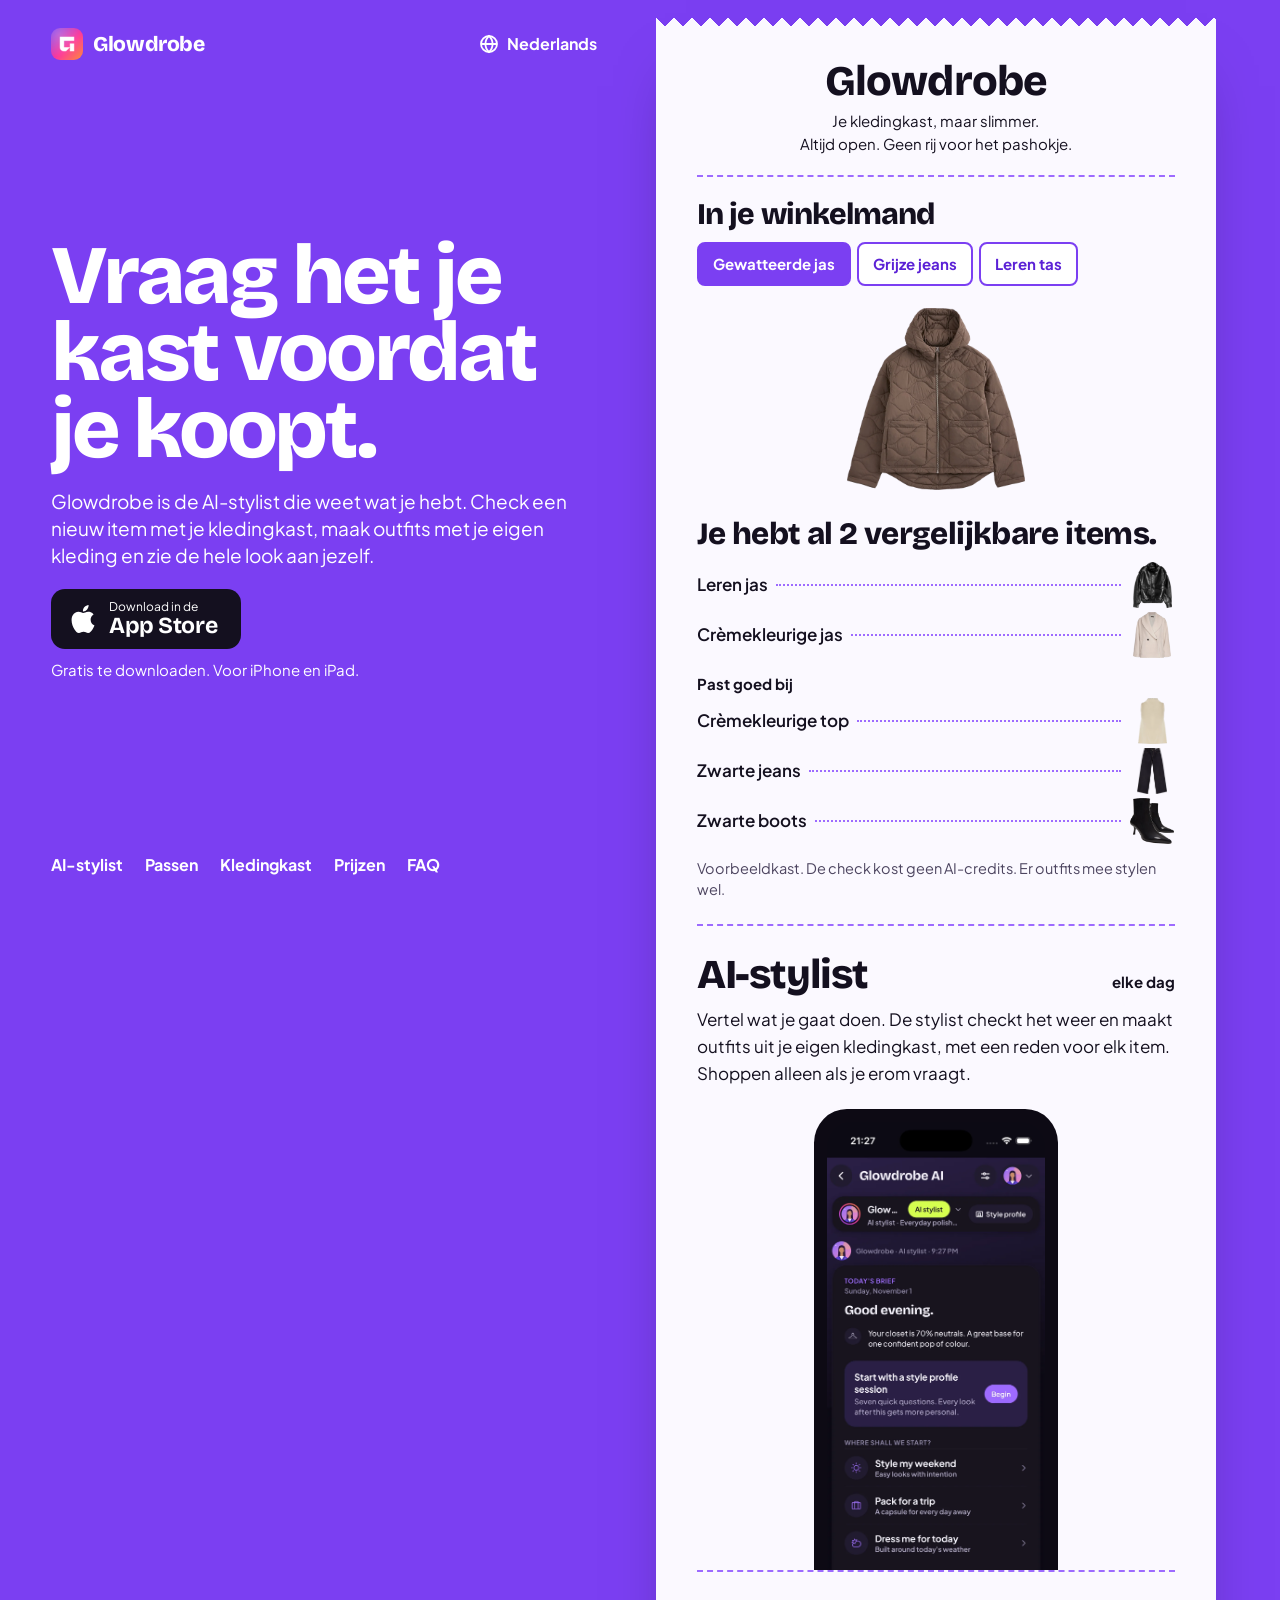
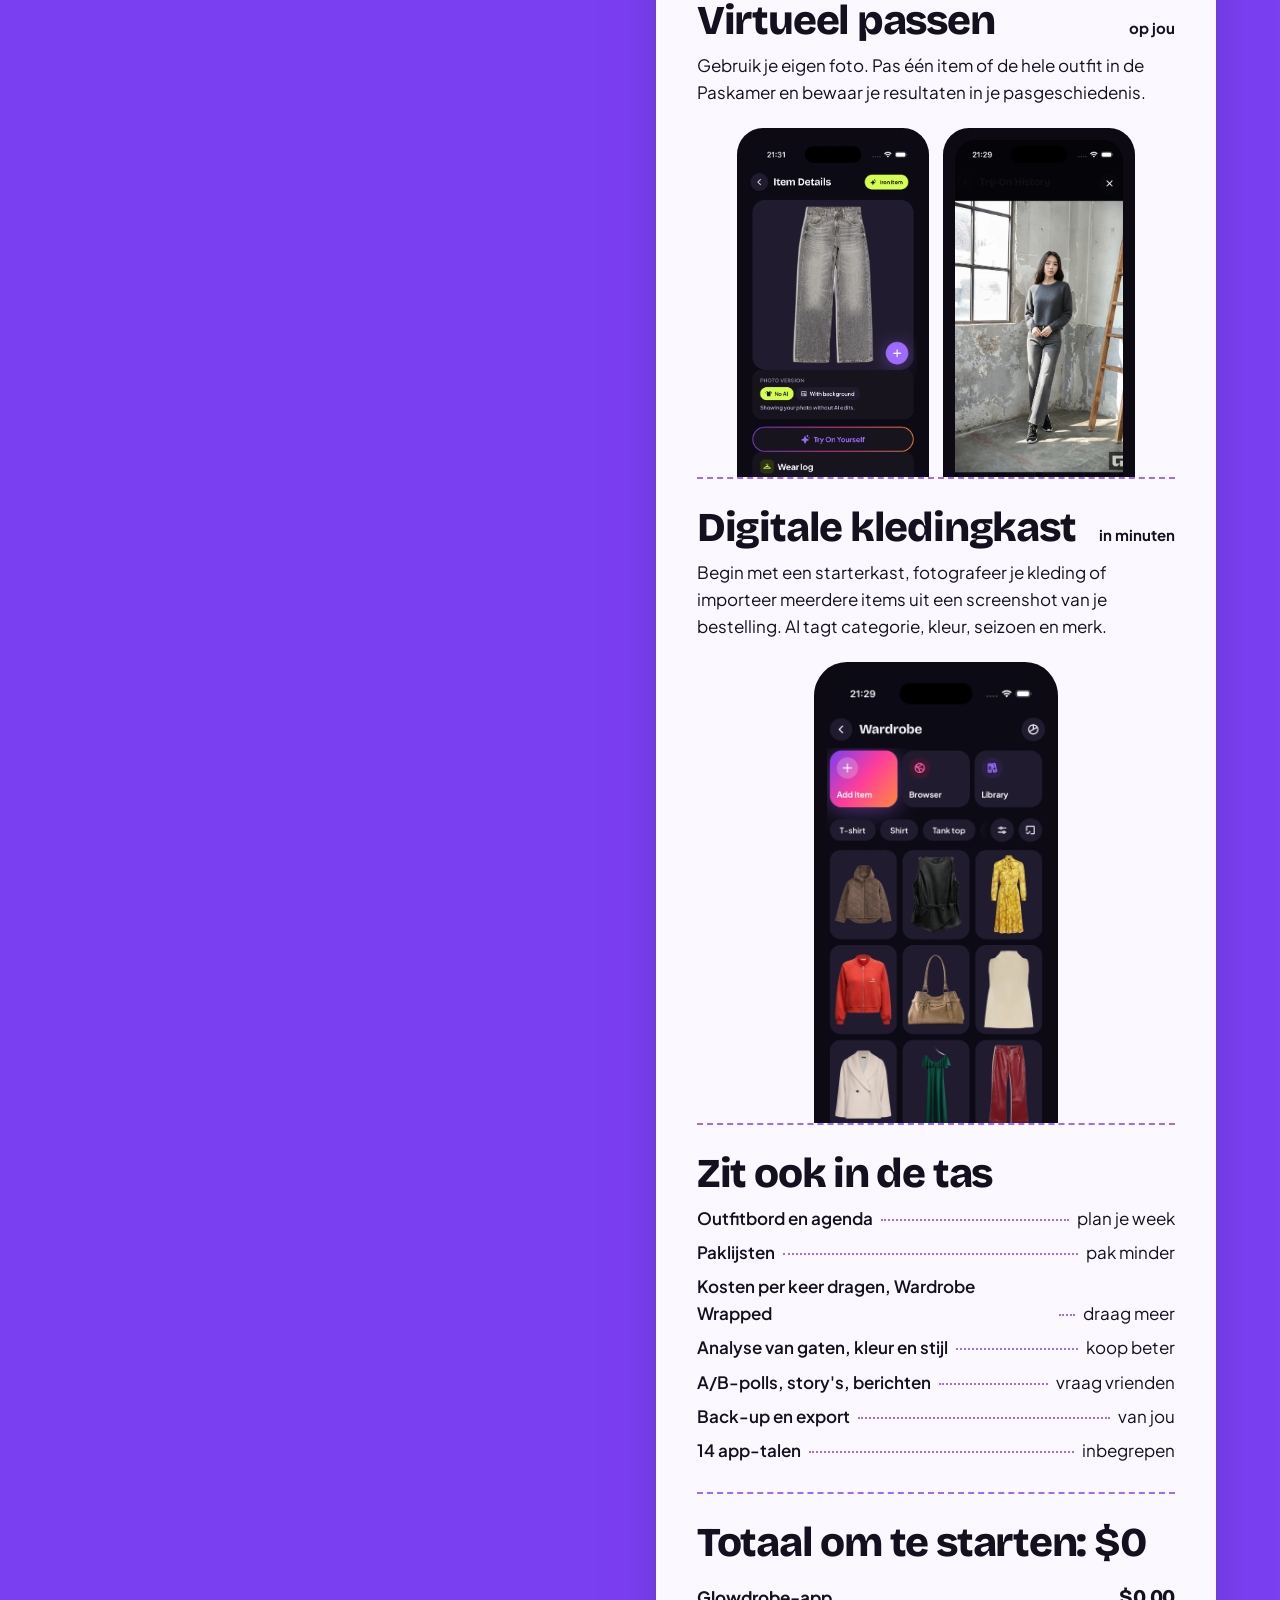
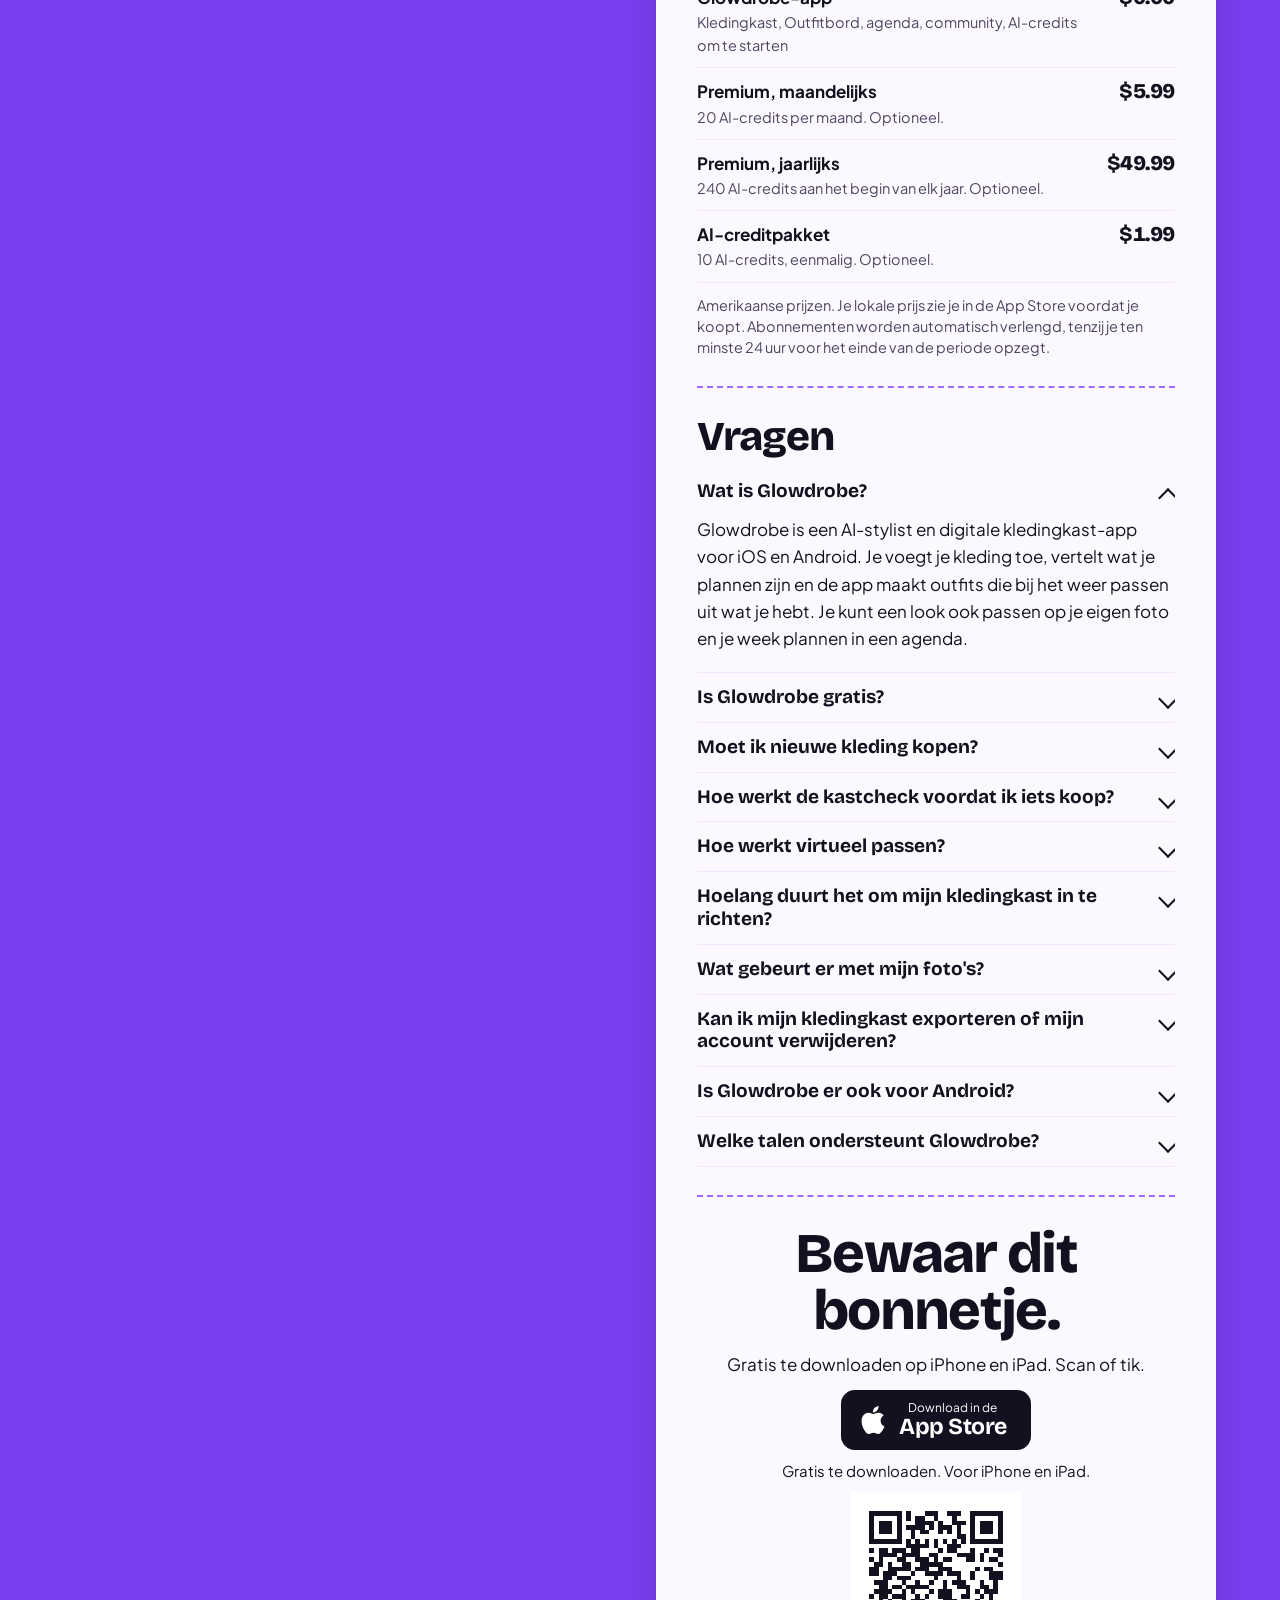
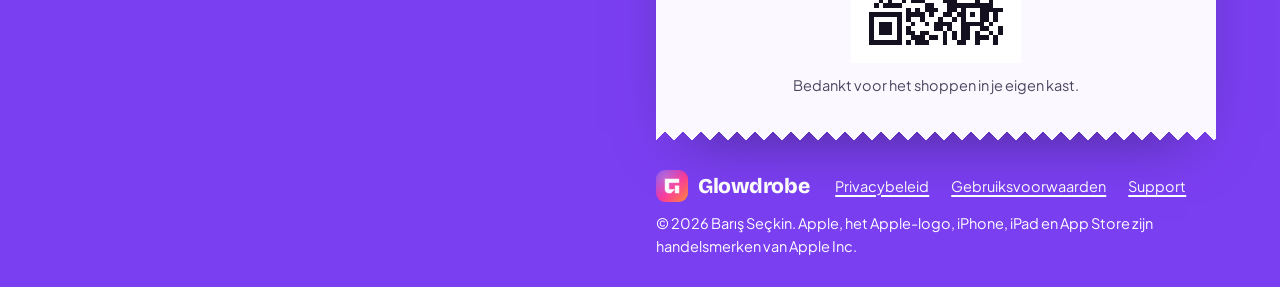
<file: nl/index.html>
<!doctype html>
<html lang="nl" dir="ltr" data-launch="live">
<head>
<meta charset="utf-8">
<meta name="viewport" content="width=device-width, initial-scale=1, viewport-fit=cover">
<title>Glowdrobe: kledingkast-app met AI-stylist en outfitplanner</title>
<meta name="description" content="Glowdrobe is een AI-stylist voor iOS en Android. Maak outfits met je eigen kleding, check nieuwe items met je kledingkast en zie de look op je foto.">
<meta name="theme-color" content="#7B3FF2">
<link rel="canonical" href="https://glowdrobe.ai/nl/">
<link rel="alternate" hreflang="en" href="https://glowdrobe.ai/">
<link rel="alternate" hreflang="ar" href="https://glowdrobe.ai/ar/">
<link rel="alternate" hreflang="de" href="https://glowdrobe.ai/de/">
<link rel="alternate" hreflang="es" href="https://glowdrobe.ai/es/">
<link rel="alternate" hreflang="fr" href="https://glowdrobe.ai/fr/">
<link rel="alternate" hreflang="id" href="https://glowdrobe.ai/id/">
<link rel="alternate" hreflang="it" href="https://glowdrobe.ai/it/">
<link rel="alternate" hreflang="ja" href="https://glowdrobe.ai/ja/">
<link rel="alternate" hreflang="ko" href="https://glowdrobe.ai/ko/">
<link rel="alternate" hreflang="nl" href="https://glowdrobe.ai/nl/">
<link rel="alternate" hreflang="pl" href="https://glowdrobe.ai/pl/">
<link rel="alternate" hreflang="pt" href="https://glowdrobe.ai/pt/">
<link rel="alternate" hreflang="ru" href="https://glowdrobe.ai/ru/">
<link rel="alternate" hreflang="tr" href="https://glowdrobe.ai/tr/">
<link rel="alternate" hreflang="x-default" href="https://glowdrobe.ai/">
<meta property="og:type" content="website">
<meta property="og:site_name" content="Glowdrobe">
<meta property="og:url" content="https://glowdrobe.ai/nl/">
<meta property="og:title" content="Glowdrobe: kledingkast-app met AI-stylist en outfitplanner">
<meta property="og:description" content="Glowdrobe is een AI-stylist voor iOS en Android. Maak outfits met je eigen kleding, check nieuwe items met je kledingkast en zie de look op je foto.">
<meta property="og:image" content="https://glowdrobe.ai/assets/og-image.jpg">
<meta property="og:image:width" content="1200">
<meta property="og:image:height" content="630">
<meta property="og:locale" content="nl_NL">
<meta name="twitter:card" content="summary_large_image">
<meta name="twitter:title" content="Glowdrobe: kledingkast-app met AI-stylist en outfitplanner">
<meta name="twitter:description" content="Glowdrobe is een AI-stylist voor iOS en Android. Maak outfits met je eigen kleding, check nieuwe items met je kledingkast en zie de look op je foto.">
<meta name="twitter:image" content="https://glowdrobe.ai/assets/og-image.jpg">
<meta name="apple-itunes-app" content="app-id=6757796829">
<link rel="icon" type="image/png" sizes="32x32" href="/assets/icons/icon-32.png">
<link rel="icon" type="image/png" sizes="192x192" href="/assets/icons/icon-192.png">
<link rel="apple-touch-icon" href="/assets/icons/icon-180.png">
<link rel="manifest" href="/site.webmanifest">
<link rel="preload" href="/assets/fonts/BricolageGrotesque_800ExtraBold.woff2" as="font" type="font/woff2" crossorigin>
<link rel="preload" href="/assets/fonts/PlusJakartaSans_400Regular.woff2" as="font" type="font/woff2" crossorigin>

<script src="/assets/js/config.js"></script>
<link rel="stylesheet" href="/assets/css/site.css">
<script src="/assets/js/site.js" defer></script>
<script src="/assets/js/pixels.js" defer></script>
<script type="application/ld+json">[{"@context": "https://schema.org", "@type": "MobileApplication", "name": "Glowdrobe", "alternateName": "Glowdrobe: AI Outfit Planner", "operatingSystem": "iOS, iPadOS", "applicationCategory": "LifestyleApplication", "description": "Glowdrobe is een AI-stylist voor iOS en Android. Maak outfits met je eigen kleding, check nieuwe items met je kledingkast en zie de look op je foto.", "url": "https://glowdrobe.ai/nl/", "image": "https://glowdrobe.ai/assets/icons/icon-512.png", "inLanguage": "nl", "offers": {"@type": "Offer", "price": "0", "priceCurrency": "USD"}, "author": {"@type": "Person", "name": "Barış Seçkin"}, "downloadUrl": "https://apps.apple.com/app/id6757796829", "installUrl": "https://apps.apple.com/app/id6757796829"}, {"@context": "https://schema.org", "@type": "FAQPage", "inLanguage": "nl", "mainEntity": [{"@type": "Question", "name": "Wat is Glowdrobe?", "acceptedAnswer": {"@type": "Answer", "text": "Glowdrobe is een AI-stylist en digitale kledingkast-app voor iOS en Android. Je voegt je kleding toe, vertelt wat je plannen zijn en de app maakt outfits die bij het weer passen uit wat je hebt. Je kunt een look ook passen op je eigen foto en je week plannen in een agenda."}}, {"@type": "Question", "name": "Is Glowdrobe gratis?", "acceptedAnswer": {"@type": "Answer", "text": "Downloaden is gratis. AI-functies zoals outfitsuggesties en virtueel passen gebruiken AI-credits. Je kunt een los pakket van 10 AI-credits kopen of een Premium-abonnement nemen."}}, {"@type": "Question", "name": "Moet ik nieuwe kleding kopen?", "acceptedAnswer": {"@type": "Answer", "text": "Nee. Outfits worden gemaakt uit je kledingkast en shopsuggesties verschijnen alleen als je erom vraagt."}}, {"@type": "Question", "name": "Hoe werkt de kastcheck voordat ik iets koop?", "acceptedAnswer": {"@type": "Answer", "text": "Voeg een product toe via je browser, een screenshot of je fotobibliotheek. Glowdrobe vergelijkt het met je kledingkast en vertelt of je al iets vergelijkbaars hebt. De check zelf kost geen AI-credits."}}, {"@type": "Question", "name": "Hoe werkt virtueel passen?", "acceptedAnswer": {"@type": "Answer", "text": "Upload een foto van jezelf, kies een item of een hele outfit en Glowdrobe maakt een preview van de look aan jou. Resultaten worden bewaard in je pasgeschiedenis."}}, {"@type": "Question", "name": "Hoelang duurt het om mijn kledingkast in te richten?", "acceptedAnswer": {"@type": "Answer", "text": "Minuten, geen heel weekend. Begin met een starterkast, fotografeer je kleding of importeer meerdere items uit één screenshot van een bestelling. AI tagt elk item voor je."}}, {"@type": "Question", "name": "Wat gebeurt er met mijn foto's?", "acceptedAnswer": {"@type": "Answer", "text": "Foto's worden verwerkt om de functie te leveren waar je om vroeg, zoals een item taggen of een pasresultaat maken. Alle details staan in ons Privacybeleid."}}, {"@type": "Question", "name": "Kan ik mijn kledingkast exporteren of mijn account verwijderen?", "acceptedAnswer": {"@type": "Answer", "text": "Ja, allebei. Je kunt een back-up maken van je gegevens en ze exporteren, en je kunt je account gewoon in de app verwijderen."}}, {"@type": "Question", "name": "Is Glowdrobe er ook voor Android?", "acceptedAnswer": {"@type": "Answer", "text": "Ja, het komt eraan. Glowdrobe verschijnt binnenkort op iOS en Android."}}, {"@type": "Question", "name": "Welke talen ondersteunt Glowdrobe?", "acceptedAnswer": {"@type": "Answer", "text": "De app is beschikbaar in 14 talen: Arabisch, Duits, Engels, Frans, Indonesisch, Italiaans, Japans, Koreaans, Nederlands, Pools, Portugees, Russisch, Spaans en Turks."}}]}]</script>

</head>
<body id="top">
<a class="skip" href="#main">Naar de inhoud</a>
<div class="split">
  <aside class="side" data-hero>
    <div class="side-top">
      <a class="brand" href="/nl/" aria-label="Glowdrobe home"><img src="/assets/icons/icon-192.png" width="32" height="32" alt="">Glowdrobe</a>
      <details class="langs"><summary><span class="sr">Taal: </span><svg viewBox="0 0 20 20" aria-hidden="true"><circle cx="10" cy="10" r="8" fill="none" stroke="currentColor" stroke-width="1.8"/><path d="M2 10h16M10 2c2.4 2.2 3.6 4.9 3.6 8s-1.2 5.8-3.6 8c-2.4-2.2-3.6-4.9-3.6-8S7.6 4.2 10 2z" fill="none" stroke="currentColor" stroke-width="1.8"/></svg><span>Nederlands</span></summary><ul><li><a href="/id/" hreflang="id" lang="id">Bahasa Indonesia</a></li><li><a href="/de/" hreflang="de" lang="de">Deutsch</a></li><li><a href="/" hreflang="en" lang="en">English</a></li><li><a href="/es/" hreflang="es" lang="es">Español</a></li><li><a href="/fr/" hreflang="fr" lang="fr">Français</a></li><li><a href="/it/" hreflang="it" lang="it">Italiano</a></li><li><a href="/nl/" hreflang="nl" lang="nl" aria-current="true">Nederlands</a></li><li><a href="/pl/" hreflang="pl" lang="pl">Polski</a></li><li><a href="/pt/" hreflang="pt" lang="pt">Português</a></li><li><a href="/tr/" hreflang="tr" lang="tr">Türkçe</a></li><li><a href="/ru/" hreflang="ru" lang="ru">Русский</a></li><li><a href="/ar/" hreflang="ar" lang="ar">العربية</a></li><li><a href="/ja/" hreflang="ja" lang="ja">日本語</a></li><li><a href="/ko/" hreflang="ko" lang="ko">한국어</a></li></ul></details>
    </div>
    <div class="side-mid">
      <h1 class="">Vraag het je kast voordat je koopt.</h1>
      <p>Glowdrobe is de AI-stylist die weet wat je hebt. Check een nieuw item met je kledingkast, maak outfits met je eigen kleding en zie de hele look aan jezelf.</p>
      <div class="cta">
  <form class="notify" data-when="prelaunch" data-source="hero" novalidate>
    <label class="sr" for="n-hero">E-mailadres</label>
    <div class="notify-row"><input id="n-hero" type="email" required autocomplete="email" inputmode="email" dir="ltr" placeholder="Je e-mail"><button type="submit">Laat het me weten</button></div>
    <input class="hp" type="text" name="website" tabindex="-1" autocomplete="off" aria-hidden="true">
    <p class="notify-msg" role="status" aria-live="polite"></p>
  </form>
  <a class="store" data-when="live" data-store-link href="#" rel="noopener" aria-label="Download Glowdrobe in de App Store" dir="ltr"><svg viewBox="0 0 24 24" aria-hidden="true"><path fill="currentColor" d="M12.152 6.896c-.948 0-2.415-1.078-3.96-1.04-2.04.027-3.91 1.183-4.961 3.014-2.117 3.675-.546 9.103 1.519 12.09 1.013 1.454 2.208 3.09 3.792 3.039 1.52-.065 2.09-.987 3.935-.987 1.831 0 2.35.987 3.96.948 1.637-.026 2.676-1.48 3.676-2.948 1.156-1.688 1.636-3.325 1.662-3.415-.039-.013-3.182-1.221-3.22-4.857-.026-3.04 2.48-4.494 2.597-4.559-1.429-2.09-3.623-2.324-4.39-2.376-2-.156-3.675 1.09-4.61 1.09zM15.53 3.83c.843-1.012 1.4-2.427 1.245-3.83-1.207.052-2.662.805-3.532 1.818-.78.896-1.454 2.338-1.273 3.714 1.338.104 2.715-.688 3.559-1.701"/></svg><span><small>Download in de</small><strong>App Store</strong></span></a>
  <p class="cta-note" data-when="prelaunch">Binnenkort op iOS en Android. Eén mail op de dag dat het live gaat.</p><p class="cta-note" data-when="live">Gratis te downloaden. Voor iPhone en iPad.</p>
</div>
    </div>
    <nav class="side-nav" aria-label="Op dit bonnetje">
      <a href="#stylist">AI-stylist</a><a href="#tryon">Passen</a><a href="#closet">Kledingkast</a><a href="#total">Prijzen</a><a href="#faq">FAQ</a>
    </nav>
  </aside>

  <div class="col">
  <main id="main" class="paper">
    <section class="head">
      <p class="shop">Glowdrobe</p>
      <p>Je kledingkast, maar slimmer.</p>
      <p>Altijd open. Geen rij voor het pashokje.</p>
    </section>

    <section class="scan" aria-labelledby="scan-h">
      <h2 id="scan-h">In je winkelmand</h2>
      <div class="tabs" role="tablist" aria-label="Kies een voorbeeldproduct">
        <button type="button" role="tab" aria-selected="true" aria-controls="result" data-p="plaid">Gewatteerde jas</button>
        <button type="button" role="tab" aria-selected="false" aria-controls="result" data-p="jeans">Grijze jeans</button>
        <button type="button" role="tab" aria-selected="false" aria-controls="result" data-p="hoodie">Leren tas</button>
      </div>
      <div class="scan-item">
        <img id="cart-img" src="/assets/items/quilted_jacket.webp" width="979" height="1000" alt="Gewatteerde jas" fetchpriority="high" decoding="async">
        <div class="beam" aria-hidden="true"></div>
        <p class="line-check" aria-hidden="true">Je kledingkast checken</p>
      </div>
      <div class="result" id="result" role="tabpanel" aria-live="polite">
        <p class="verdict" id="r-head">Je hebt al 2 vergelijkbare items.</p>
        <ul class="print" id="r-similar">
          <li><span>Leren jas</span><i></i><img src="/assets/items/leather_jacket.webp" width="443" height="522" alt="" loading="lazy"></li>
          <li><span>Crèmekleurige jas</span><i></i><img src="/assets/items/cream_coat.webp" width="482" height="585" alt="" loading="lazy"></li>
        </ul>
        <p class="line">Past goed bij</p>
        <ul class="print" id="r-goes">
          <li><span>Crèmekleurige top</span><i></i><img src="/assets/items/cream_top.webp" width="274" height="434" alt="" loading="lazy"></li>
          <li><span>Zwarte jeans</span><i></i><img src="/assets/items/dark_jeans.webp" width="505" height="771" alt="" loading="lazy"></li>
          <li><span>Zwarte boots</span><i></i><img src="/assets/items/boots.webp" width="589" height="610" alt="" loading="lazy"></li>
        </ul>
      </div>
      <p class="small">Voorbeeldkast. De check kost geen AI-credits. Er outfits mee stylen wel.</p>
    </section>

    <section class="li" id="stylist">
      <h2>AI-stylist <span class="qty">elke dag</span></h2>
      <p>Vertel wat je gaat doen. De stylist checkt het weer en maakt outfits uit je eigen kledingkast, met een reden voor elk item. Shoppen alleen als je erom vraagt.</p>
      <div class="art"><div class="phone"><img src="/assets/app/en/ai.webp" width="1000" height="2174" alt="Glowdrobe AI-scherm met opties zoals een outfit voor vandaag en inpakken voor een reis" decoding="async" loading="lazy"></div></div>
    </section>

    <section class="li" id="tryon">
      <h2>Virtueel passen <span class="qty">op jou</span></h2>
      <p>Gebruik je eigen foto. Pas één item of de hele outfit in de Paskamer en bewaar je resultaten in je pasgeschiedenis.</p>
      <div class="art art-2"><div class="phone"><img src="/assets/app/en/item.webp" width="1000" height="2174" alt="Grijze jeans in de kledingkast met een knop om ze zelf te passen" decoding="async" loading="lazy"></div><div class="phone"><img src="/assets/app/en/tryon.webp" width="1000" height="2174" alt="Pasresultaat met een trui en grijze jeans op een persoon" decoding="async" loading="lazy"></div></div>
    </section>

    <section class="li" id="closet">
      <h2>Digitale kledingkast <span class="qty">in minuten</span></h2>
      <p>Begin met een starterkast, fotografeer je kleding of importeer meerdere items uit een screenshot van je bestelling. AI tagt categorie, kleur, seizoen en merk.</p>
      <div class="art"><div class="phone"><img src="/assets/app/en/wardrobe.webp" width="1000" height="2174" alt="Digitale kledingkast met kledingtegels" decoding="async" loading="lazy"></div></div>
    </section>

    <section class="li">
      <h2>Zit ook in de tas</h2>
      <ul class="extras">
        <li><span>Outfitbord en agenda</span><i></i><span>plan je week</span></li>
        <li><span>Paklijsten</span><i></i><span>pak minder</span></li>
        <li><span>Kosten per keer dragen, Wardrobe Wrapped</span><i></i><span>draag meer</span></li>
        <li><span>Analyse van gaten, kleur en stijl</span><i></i><span>koop beter</span></li>
        <li><span>A/B-polls, story&#x27;s, berichten</span><i></i><span>vraag vrienden</span></li>
        <li><span>Back-up en export</span><i></i><span>van jou</span></li>
        <li><span>14 app-talen</span><i></i><span>inbegrepen</span></li>
      </ul>
    </section>

    <section class="li" id="total">
      <h2>Totaal om te starten: $0</h2>
      <table class="prices">
        <caption class="sr">Glowdrobe-abonnementen en prijzen in Amerikaanse dollars</caption>
        <thead class="sr"><tr><th scope="col">Plan</th><th scope="col">Prijs</th></tr></thead>
        <tbody>
          <tr><th scope="row">Glowdrobe-app<small>Kledingkast, Outfitbord, agenda, community, AI-credits om te starten</small></th><td dir="ltr">$0.00</td></tr>
          <tr><th scope="row">Premium, maandelijks<small>20 AI-credits per maand. Optioneel.</small></th><td dir="ltr">$5.99</td></tr>
          <tr><th scope="row">Premium, jaarlijks<small>240 AI-credits aan het begin van elk jaar. Optioneel.</small></th><td dir="ltr">$49.99</td></tr>
          <tr><th scope="row">AI-creditpakket<small>10 AI-credits, eenmalig. Optioneel.</small></th><td dir="ltr">$1.99</td></tr>
        </tbody>
      </table>
      <p class="small">Amerikaanse prijzen. Je lokale prijs zie je in de App Store voordat je koopt. Abonnementen worden automatisch verlengd, tenzij je ten minste 24 uur voor het einde van de periode opzegt.</p>
    </section>

    <section class="li" id="faq">
      <h2>Vragen</h2>
      <div class="faq"><details open><summary>Wat is Glowdrobe?</summary><p>Glowdrobe is een AI-stylist en digitale kledingkast-app voor iOS en Android. Je voegt je kleding toe, vertelt wat je plannen zijn en de app maakt outfits die bij het weer passen uit wat je hebt. Je kunt een look ook passen op je eigen foto en je week plannen in een agenda.</p></details>
<details><summary>Is Glowdrobe gratis?</summary><p>Downloaden is gratis. AI-functies zoals outfitsuggesties en virtueel passen gebruiken AI-credits. Je kunt een los pakket van 10 AI-credits kopen of een Premium-abonnement nemen.</p></details>
<details><summary>Moet ik nieuwe kleding kopen?</summary><p>Nee. Outfits worden gemaakt uit je kledingkast en shopsuggesties verschijnen alleen als je erom vraagt.</p></details>
<details><summary>Hoe werkt de kastcheck voordat ik iets koop?</summary><p>Voeg een product toe via je browser, een screenshot of je fotobibliotheek. Glowdrobe vergelijkt het met je kledingkast en vertelt of je al iets vergelijkbaars hebt. De check zelf kost geen AI-credits.</p></details>
<details><summary>Hoe werkt virtueel passen?</summary><p>Upload een foto van jezelf, kies een item of een hele outfit en Glowdrobe maakt een preview van de look aan jou. Resultaten worden bewaard in je pasgeschiedenis.</p></details>
<details><summary>Hoelang duurt het om mijn kledingkast in te richten?</summary><p>Minuten, geen heel weekend. Begin met een starterkast, fotografeer je kleding of importeer meerdere items uit één screenshot van een bestelling. AI tagt elk item voor je.</p></details>
<details><summary>Wat gebeurt er met mijn foto&#x27;s?</summary><p>Foto's worden verwerkt om de functie te leveren waar je om vroeg, zoals een item taggen of een pasresultaat maken. Alle details staan in ons <a href="https://legal.glowdrobe.ai/privacy-policy" target="_blank" rel="noopener">Privacybeleid</a>.</p></details>
<details><summary>Kan ik mijn kledingkast exporteren of mijn account verwijderen?</summary><p>Ja, allebei. Je kunt een back-up maken van je gegevens en ze exporteren, en je kunt je account gewoon in de app verwijderen.</p></details>
<details><summary>Is Glowdrobe er ook voor Android?</summary><p>Ja, het komt eraan. Glowdrobe verschijnt binnenkort op iOS en Android.</p></details>
<details><summary>Welke talen ondersteunt Glowdrobe?</summary><p>De app is beschikbaar in 14 talen: Arabisch, Duits, Engels, Frans, Indonesisch, Italiaans, Japans, Koreaans, Nederlands, Pools, Portugees, Russisch, Spaans en Turks.</p></details></div>
    </section>

    <section class="li last" id="close" data-close>
      <h2>Bewaar dit bonnetje.</h2>
      <p data-when="prelaunch">Glowdrobe komt naar iOS en Android. Laat je e-mail achter, dan laten we het je weten op de dag dat het er is.</p>
      <p data-when="live">Gratis te downloaden op iPhone en iPad. Scan of tik.</p>
      <div class="cta">
  <form class="notify" data-when="prelaunch" data-source="close" novalidate>
    <label class="sr" for="n-close">E-mailadres</label>
    <div class="notify-row"><input id="n-close" type="email" required autocomplete="email" inputmode="email" dir="ltr" placeholder="Je e-mail"><button type="submit">Laat het me weten</button></div>
    <input class="hp" type="text" name="website" tabindex="-1" autocomplete="off" aria-hidden="true">
    <p class="notify-msg" role="status" aria-live="polite"></p>
  </form>
  <a class="store" data-when="live" data-store-link href="#" rel="noopener" aria-label="Download Glowdrobe in de App Store" dir="ltr"><svg viewBox="0 0 24 24" aria-hidden="true"><path fill="currentColor" d="M12.152 6.896c-.948 0-2.415-1.078-3.96-1.04-2.04.027-3.91 1.183-4.961 3.014-2.117 3.675-.546 9.103 1.519 12.09 1.013 1.454 2.208 3.09 3.792 3.039 1.52-.065 2.09-.987 3.935-.987 1.831 0 2.35.987 3.96.948 1.637-.026 2.676-1.48 3.676-2.948 1.156-1.688 1.636-3.325 1.662-3.415-.039-.013-3.182-1.221-3.22-4.857-.026-3.04 2.48-4.494 2.597-4.559-1.429-2.09-3.623-2.324-4.39-2.376-2-.156-3.675 1.09-4.61 1.09zM15.53 3.83c.843-1.012 1.4-2.427 1.245-3.83-1.207.052-2.662.805-3.532 1.818-.78.896-1.454 2.338-1.273 3.714 1.338.104 2.715-.688 3.559-1.701"/></svg><span><small>Download in de</small><strong>App Store</strong></span></a>
  <p class="cta-note" data-when="prelaunch">Binnenkort op iOS en Android. Eén mail op de dag dat het live gaat.</p><p class="cta-note" data-when="live">Gratis te downloaden. Voor iPhone en iPad.</p>
</div>
      <div class="barcode" data-when="prelaunch" aria-hidden="true"><svg viewBox="0 0 270 60" preserveAspectRatio="none" fill="currentColor"><rect x="0" width="2" height="60"/><rect x="4" width="1" height="60"/><rect x="7" width="1" height="60"/><rect x="11" width="4" height="60"/><rect x="17" width="1" height="60"/><rect x="20" width="2" height="60"/><rect x="25" width="4" height="60"/><rect x="30" width="1" height="60"/><rect x="33" width="1" height="60"/><rect x="35" width="1" height="60"/><rect x="38" width="4" height="60"/><rect x="43" width="3" height="60"/><rect x="47" width="4" height="60"/><rect x="54" width="3" height="60"/><rect x="60" width="1" height="60"/><rect x="63" width="1" height="60"/><rect x="66" width="3" height="60"/><rect x="72" width="4" height="60"/><rect x="77" width="1" height="60"/><rect x="81" width="1" height="60"/><rect x="83" width="1" height="60"/><rect x="85" width="4" height="60"/><rect x="92" width="1" height="60"/><rect x="96" width="1" height="60"/><rect x="100" width="2" height="60"/><rect x="104" width="1" height="60"/><rect x="108" width="4" height="60"/><rect x="113" width="3" height="60"/><rect x="118" width="2" height="60"/><rect x="122" width="3" height="60"/><rect x="127" width="2" height="60"/><rect x="131" width="1" height="60"/><rect x="135" width="2" height="60"/><rect x="139" width="1" height="60"/><rect x="142" width="1" height="60"/><rect x="146" width="4" height="60"/><rect x="152" width="1" height="60"/><rect x="155" width="2" height="60"/><rect x="160" width="4" height="60"/><rect x="165" width="1" height="60"/><rect x="168" width="1" height="60"/><rect x="170" width="1" height="60"/><rect x="173" width="4" height="60"/><rect x="178" width="3" height="60"/><rect x="182" width="4" height="60"/><rect x="189" width="3" height="60"/><rect x="195" width="1" height="60"/><rect x="198" width="1" height="60"/><rect x="201" width="3" height="60"/><rect x="207" width="4" height="60"/><rect x="212" width="1" height="60"/><rect x="216" width="1" height="60"/><rect x="218" width="1" height="60"/><rect x="220" width="4" height="60"/><rect x="227" width="1" height="60"/><rect x="231" width="1" height="60"/><rect x="235" width="2" height="60"/><rect x="239" width="1" height="60"/><rect x="243" width="4" height="60"/><rect x="248" width="3" height="60"/><rect x="253" width="2" height="60"/><rect x="257" width="3" height="60"/><rect x="262" width="2" height="60"/><rect x="266" width="1" height="60"/></svg></div>
      <figure class="qr" data-when="live"><img src="/assets/qr-appstore.svg" width="170" height="170" alt="QR-code die linkt naar Glowdrobe in de App Store" loading="lazy"></figure>
      <p class="small center">Bedankt voor het shoppen in je eigen kast.</p>
    </section>

  </main>
    <footer class="foot"><div class="foot-in">
      <a class="brand" href="/nl/"><img src="/assets/icons/icon-192.png" width="32" height="32" alt="" loading="lazy">Glowdrobe</a>
      <nav aria-label="Juridisch"><a href="https://legal.glowdrobe.ai/privacy-policy" target="_blank" rel="noopener">Privacybeleid</a><a href="https://legal.glowdrobe.ai/terms-of-use" target="_blank" rel="noopener">Gebruiksvoorwaarden</a><a href="https://legal.glowdrobe.ai/support" target="_blank" rel="noopener">Support</a></nav>
      <p class="legal">© 2026 Barış Seçkin. Apple, het Apple-logo, iPhone, iPad en App Store zijn handelsmerken van Apple Inc.</p>
    </div></footer>
  </div>
</div>
<div class="dock"><a href="#close" data-when="prelaunch">Laat het me weten als het live is</a><a data-when="live" data-store-link href="#" rel="noopener">Download in de App Store</a></div>
<script id="gd-i18n" type="application/json">{"in_cart_suffix": "in je winkelmand", "similar_two": "Je hebt al 2 vergelijkbare items.", "similar_none": "Nog niets vergelijkbaars in je kledingkast — dit zou een nieuwe aanwinst zijn.", "p_plaid": "Gewatteerde jas", "p_jeans": "Grijze jeans", "p_hoodie": "Leren tas", "i_leather": "Leren jas", "i_shirt": "Crèmekleurige jas", "i_tee": "Crèmekleurige top", "i_navy": "Zwarte jeans", "i_boots": "Zwarte boots", "i_light": "Lichte jeans", "i_henley": "Zwarte top", "i_sneakers": "Bordeauxrode loafers", "i_bag": "Leren tas", "err_email": "Dat e-mailadres lijkt niet te kloppen. Check het en probeer het opnieuw.", "mail_subject": "Glowdrobe lanceringslijst", "mail_body": "Laat me weten wanneer Glowdrobe uitkomt:", "mail_opened": "Is je mailapp geopend? Druk op verzenden en je staat op de lijst. Zo niet, mail dan naar contact@glowdrobe.ai.", "adding": "Je wordt toegevoegd...", "added": "Je staat op de lijst. We mailen je op de dag dat het live gaat.", "err_send": "Dat lukte niet. Probeer het zo nog eens.", "consent_text": "We willen cookies van Meta en TikTok gebruiken om onze advertenties te meten. Jij beslist.", "consent_accept": "Accepteren", "consent_decline": "Nee, bedankt", "consent_policy": "Privacy"}</script>
</body>
</html>
</file>
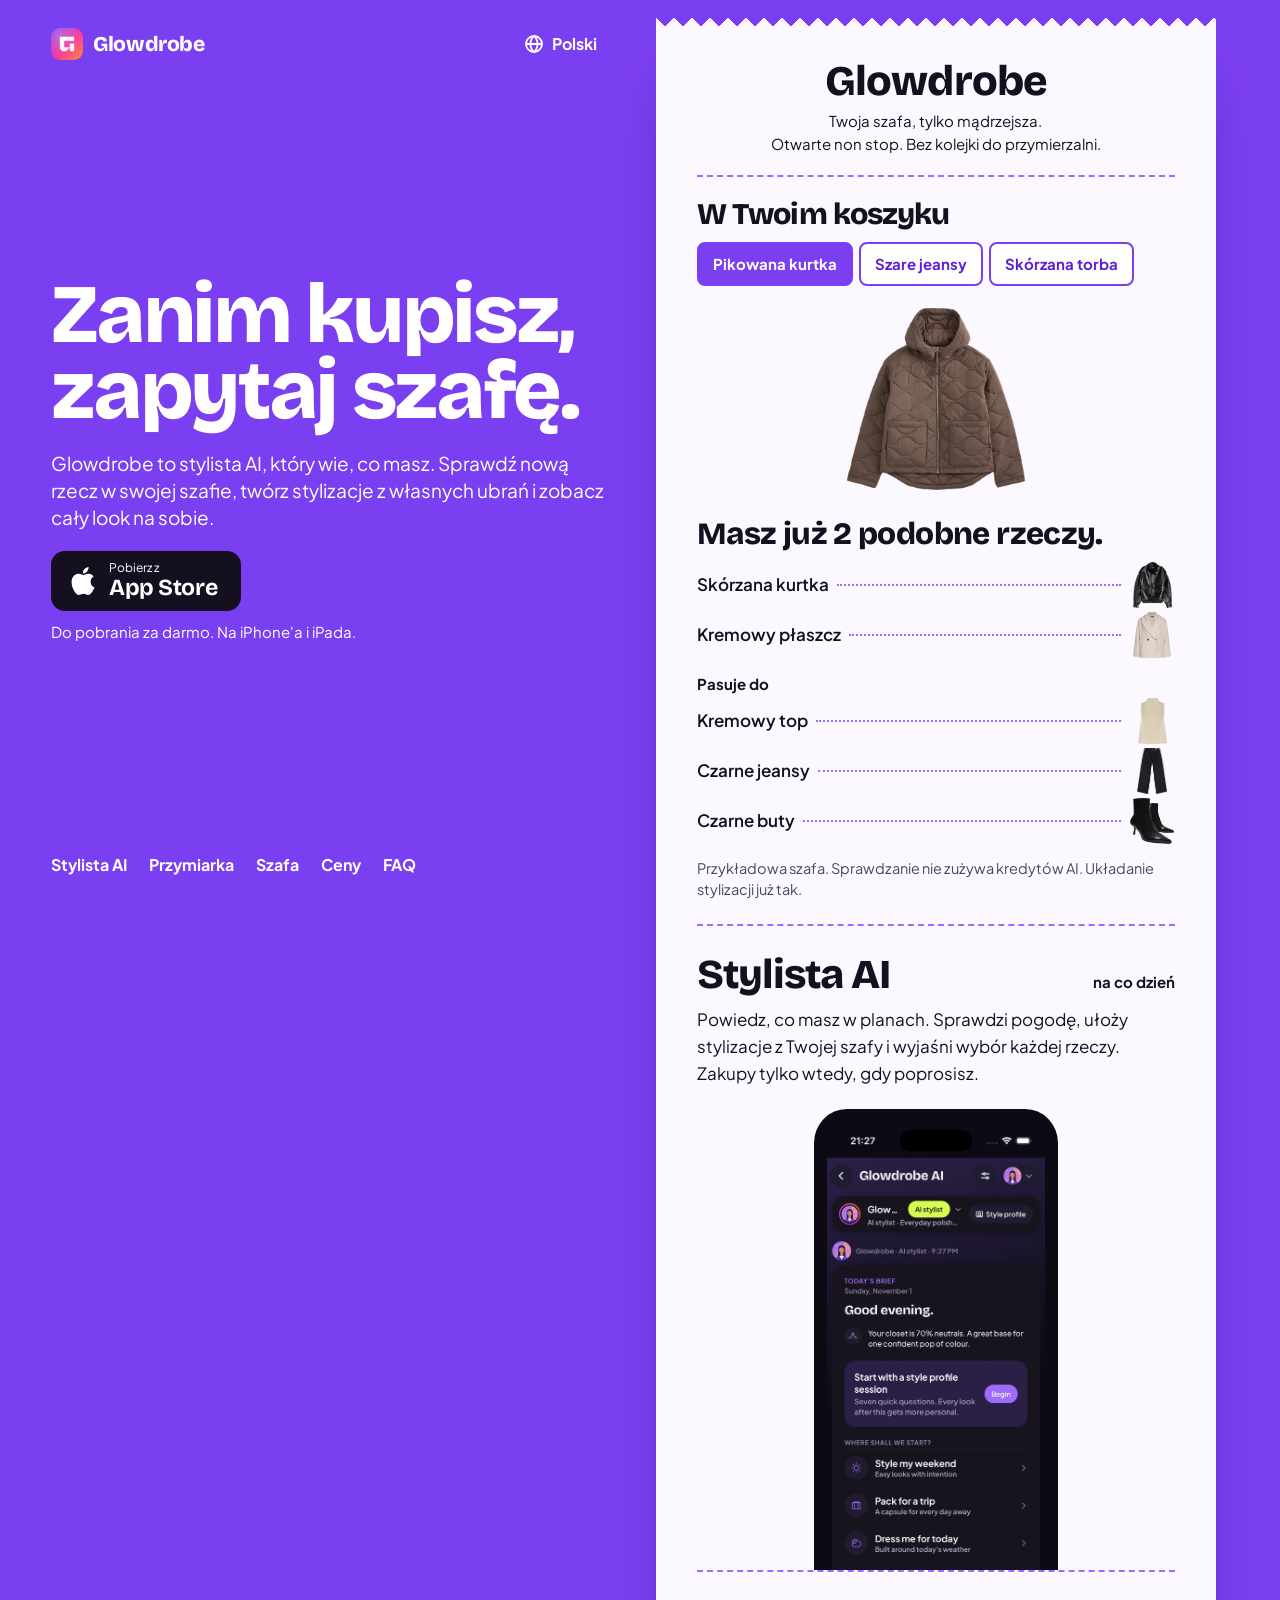
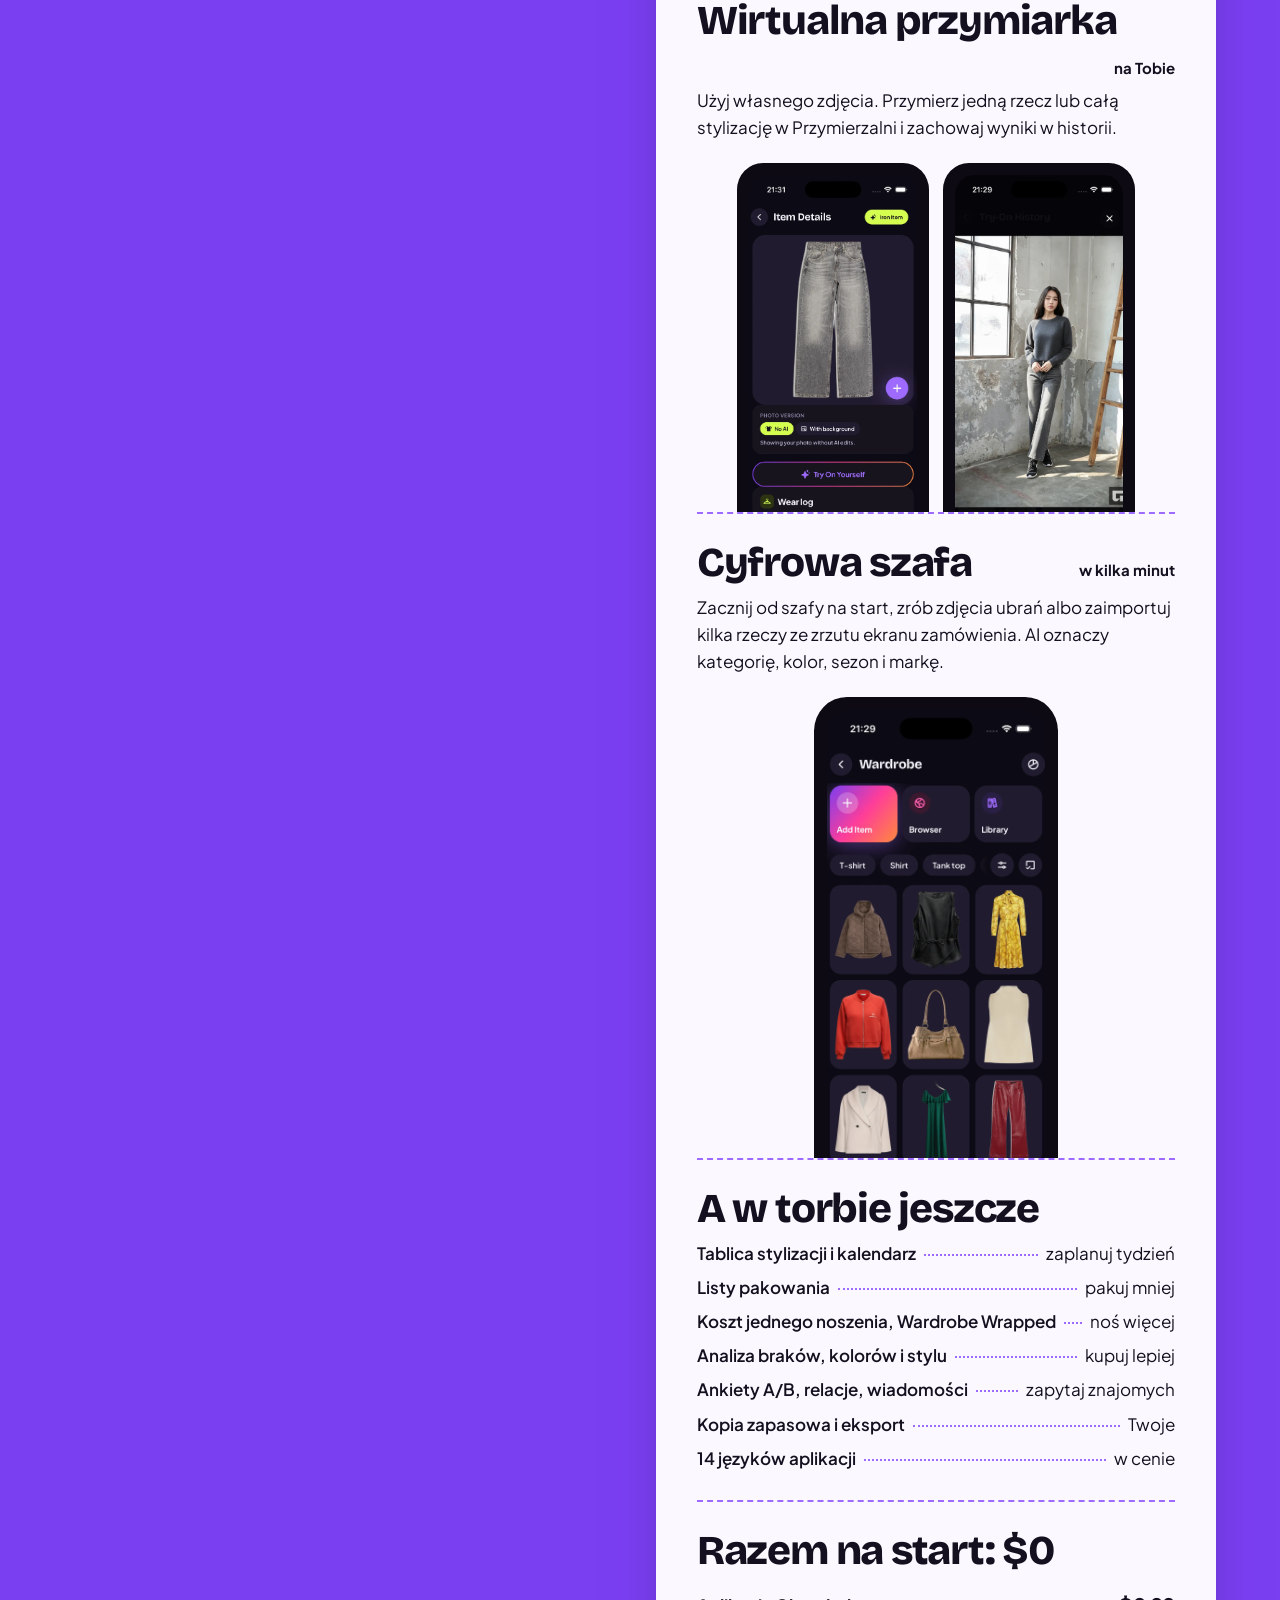
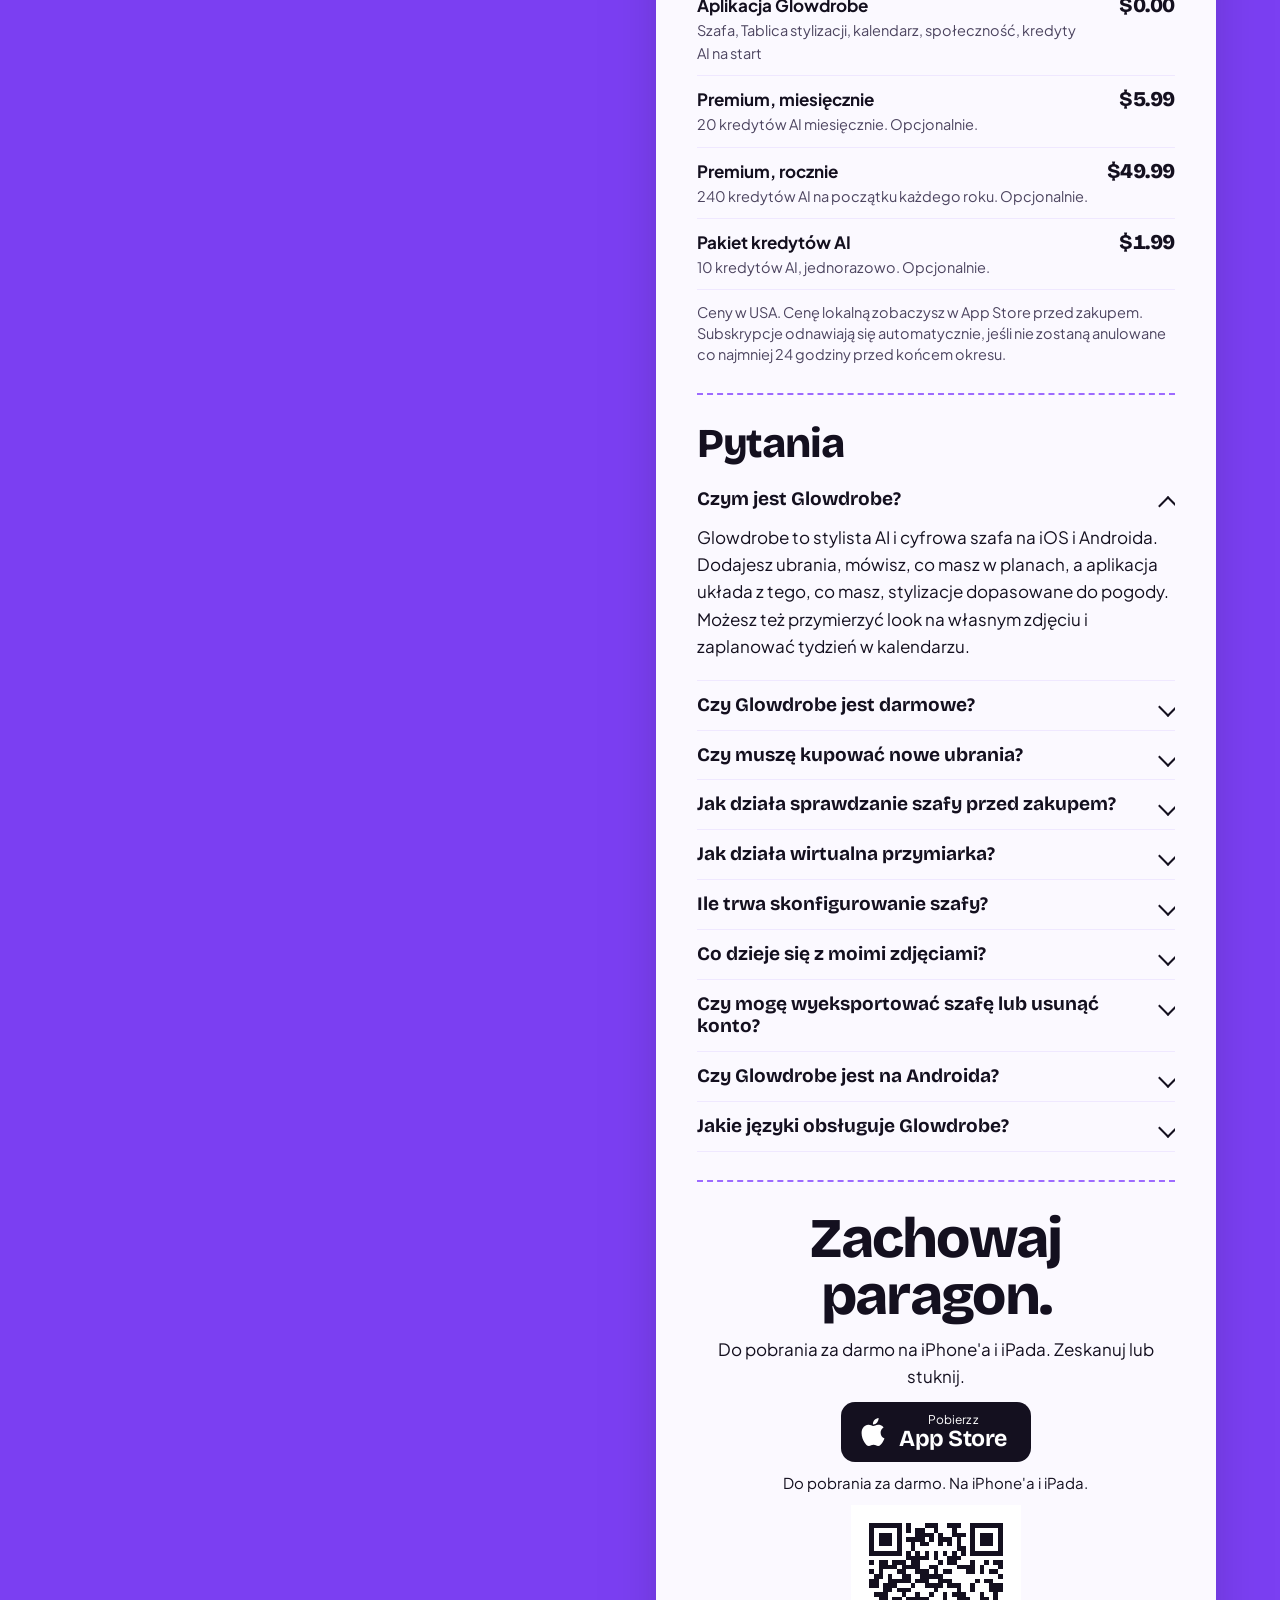
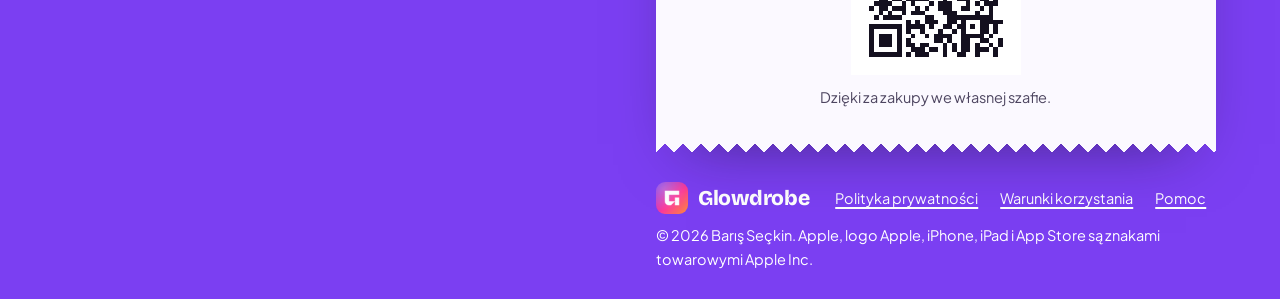
<file: pl/index.html>
<!doctype html>
<html lang="pl" dir="ltr" data-launch="live">
<head>
<meta charset="utf-8">
<meta name="viewport" content="width=device-width, initial-scale=1, viewport-fit=cover">
<title>Glowdrobe: wirtualna szafa, stylista AI, planer stylizacji</title>
<meta name="description" content="Glowdrobe to stylista AI na iOS i Androida. Twórz stylizacje z ubrań, które masz, sprawdzaj nowe rzeczy w swojej szafie i zobacz look na swoim zdjęciu.">
<meta name="theme-color" content="#7B3FF2">
<link rel="canonical" href="https://glowdrobe.ai/pl/">
<link rel="alternate" hreflang="en" href="https://glowdrobe.ai/">
<link rel="alternate" hreflang="ar" href="https://glowdrobe.ai/ar/">
<link rel="alternate" hreflang="de" href="https://glowdrobe.ai/de/">
<link rel="alternate" hreflang="es" href="https://glowdrobe.ai/es/">
<link rel="alternate" hreflang="fr" href="https://glowdrobe.ai/fr/">
<link rel="alternate" hreflang="id" href="https://glowdrobe.ai/id/">
<link rel="alternate" hreflang="it" href="https://glowdrobe.ai/it/">
<link rel="alternate" hreflang="ja" href="https://glowdrobe.ai/ja/">
<link rel="alternate" hreflang="ko" href="https://glowdrobe.ai/ko/">
<link rel="alternate" hreflang="nl" href="https://glowdrobe.ai/nl/">
<link rel="alternate" hreflang="pl" href="https://glowdrobe.ai/pl/">
<link rel="alternate" hreflang="pt" href="https://glowdrobe.ai/pt/">
<link rel="alternate" hreflang="ru" href="https://glowdrobe.ai/ru/">
<link rel="alternate" hreflang="tr" href="https://glowdrobe.ai/tr/">
<link rel="alternate" hreflang="x-default" href="https://glowdrobe.ai/">
<meta property="og:type" content="website">
<meta property="og:site_name" content="Glowdrobe">
<meta property="og:url" content="https://glowdrobe.ai/pl/">
<meta property="og:title" content="Glowdrobe: wirtualna szafa, stylista AI, planer stylizacji">
<meta property="og:description" content="Glowdrobe to stylista AI na iOS i Androida. Twórz stylizacje z ubrań, które masz, sprawdzaj nowe rzeczy w swojej szafie i zobacz look na swoim zdjęciu.">
<meta property="og:image" content="https://glowdrobe.ai/assets/og-image.jpg">
<meta property="og:image:width" content="1200">
<meta property="og:image:height" content="630">
<meta property="og:locale" content="pl_PL">
<meta name="twitter:card" content="summary_large_image">
<meta name="twitter:title" content="Glowdrobe: wirtualna szafa, stylista AI, planer stylizacji">
<meta name="twitter:description" content="Glowdrobe to stylista AI na iOS i Androida. Twórz stylizacje z ubrań, które masz, sprawdzaj nowe rzeczy w swojej szafie i zobacz look na swoim zdjęciu.">
<meta name="twitter:image" content="https://glowdrobe.ai/assets/og-image.jpg">
<meta name="apple-itunes-app" content="app-id=6757796829">
<link rel="icon" type="image/png" sizes="32x32" href="/assets/icons/icon-32.png">
<link rel="icon" type="image/png" sizes="192x192" href="/assets/icons/icon-192.png">
<link rel="apple-touch-icon" href="/assets/icons/icon-180.png">
<link rel="manifest" href="/site.webmanifest">
<link rel="preload" href="/assets/fonts/BricolageGrotesque_800ExtraBold.woff2" as="font" type="font/woff2" crossorigin>
<link rel="preload" href="/assets/fonts/PlusJakartaSans_400Regular.woff2" as="font" type="font/woff2" crossorigin>

<script src="/assets/js/config.js"></script>
<link rel="stylesheet" href="/assets/css/site.css">
<script src="/assets/js/site.js" defer></script>
<script src="/assets/js/pixels.js" defer></script>
<script type="application/ld+json">[{"@context": "https://schema.org", "@type": "MobileApplication", "name": "Glowdrobe", "alternateName": "Glowdrobe: AI Outfit Planner", "operatingSystem": "iOS, iPadOS", "applicationCategory": "LifestyleApplication", "description": "Glowdrobe to stylista AI na iOS i Androida. Twórz stylizacje z ubrań, które masz, sprawdzaj nowe rzeczy w swojej szafie i zobacz look na swoim zdjęciu.", "url": "https://glowdrobe.ai/pl/", "image": "https://glowdrobe.ai/assets/icons/icon-512.png", "inLanguage": "pl", "offers": {"@type": "Offer", "price": "0", "priceCurrency": "USD"}, "author": {"@type": "Person", "name": "Barış Seçkin"}, "downloadUrl": "https://apps.apple.com/app/id6757796829", "installUrl": "https://apps.apple.com/app/id6757796829"}, {"@context": "https://schema.org", "@type": "FAQPage", "inLanguage": "pl", "mainEntity": [{"@type": "Question", "name": "Czym jest Glowdrobe?", "acceptedAnswer": {"@type": "Answer", "text": "Glowdrobe to stylista AI i cyfrowa szafa na iOS i Androida. Dodajesz ubrania, mówisz, co masz w planach, a aplikacja układa z tego, co masz, stylizacje dopasowane do pogody. Możesz też przymierzyć look na własnym zdjęciu i zaplanować tydzień w kalendarzu."}}, {"@type": "Question", "name": "Czy Glowdrobe jest darmowe?", "acceptedAnswer": {"@type": "Answer", "text": "Pobranie jest darmowe. Funkcje AI, takie jak propozycje stylizacji i wirtualna przymiarka, zużywają kredyty AI. Możesz kupić jednorazowy pakiet 10 kredytów AI lub wykupić subskrypcję Premium."}}, {"@type": "Question", "name": "Czy muszę kupować nowe ubrania?", "acceptedAnswer": {"@type": "Answer", "text": "Nie. Stylizacje powstają z Twojej szafy, a propozycje zakupów pojawiają się tylko wtedy, gdy o nie poprosisz."}}, {"@type": "Question", "name": "Jak działa sprawdzanie szafy przed zakupem?", "acceptedAnswer": {"@type": "Answer", "text": "Dodaj produkt z przeglądarki, zrzutu ekranu lub biblioteki zdjęć. Glowdrobe porówna go z Twoją szafą i powie, czy masz już coś podobnego. Samo sprawdzenie nie zużywa kredytów AI."}}, {"@type": "Question", "name": "Jak działa wirtualna przymiarka?", "acceptedAnswer": {"@type": "Answer", "text": "Wgraj swoje zdjęcie, wybierz jedną rzecz lub całą stylizację, a Glowdrobe wygeneruje podgląd looku na Tobie. Wyniki zapisują się w historii przymierzania."}}, {"@type": "Question", "name": "Ile trwa skonfigurowanie szafy?", "acceptedAnswer": {"@type": "Answer", "text": "Minuty, nie cały weekend. Zacznij od szafy na start, zrób zdjęcia ubrań albo zaimportuj kilka rzeczy z jednego zrzutu ekranu zamówienia. AI oznaczy każdą rzecz za Ciebie."}}, {"@type": "Question", "name": "Co dzieje się z moimi zdjęciami?", "acceptedAnswer": {"@type": "Answer", "text": "Zdjęcia są przetwarzane, aby zapewnić funkcję, o którą prosisz, na przykład oznaczenie rzeczy lub wygenerowanie przymiarki. Wszystkie szczegóły znajdziesz w naszej Polityce prywatności."}}, {"@type": "Question", "name": "Czy mogę wyeksportować szafę lub usunąć konto?", "acceptedAnswer": {"@type": "Answer", "text": "Tak, jedno i drugie. Możesz zrobić kopię zapasową i wyeksportować swoje dane, a konto usuniesz bezpośrednio w aplikacji."}}, {"@type": "Question", "name": "Czy Glowdrobe jest na Androida?", "acceptedAnswer": {"@type": "Answer", "text": "Tak, już niedługo. Glowdrobe pojawi się na iOS i Androidzie."}}, {"@type": "Question", "name": "Jakie języki obsługuje Glowdrobe?", "acceptedAnswer": {"@type": "Answer", "text": "Aplikacja jest dostępna w 14 językach: angielskim, arabskim, francuskim, hiszpańskim, indonezyjskim, japońskim, koreańskim, niderlandzkim, niemieckim, polskim, portugalskim, rosyjskim, tureckim i włoskim."}}]}]</script>

</head>
<body id="top">
<a class="skip" href="#main">Przejdź do treści</a>
<div class="split">
  <aside class="side" data-hero>
    <div class="side-top">
      <a class="brand" href="/pl/" aria-label="Strona główna Glowdrobe"><img src="/assets/icons/icon-192.png" width="32" height="32" alt="">Glowdrobe</a>
      <details class="langs"><summary><span class="sr">Język: </span><svg viewBox="0 0 20 20" aria-hidden="true"><circle cx="10" cy="10" r="8" fill="none" stroke="currentColor" stroke-width="1.8"/><path d="M2 10h16M10 2c2.4 2.2 3.6 4.9 3.6 8s-1.2 5.8-3.6 8c-2.4-2.2-3.6-4.9-3.6-8S7.6 4.2 10 2z" fill="none" stroke="currentColor" stroke-width="1.8"/></svg><span>Polski</span></summary><ul><li><a href="/id/" hreflang="id" lang="id">Bahasa Indonesia</a></li><li><a href="/de/" hreflang="de" lang="de">Deutsch</a></li><li><a href="/" hreflang="en" lang="en">English</a></li><li><a href="/es/" hreflang="es" lang="es">Español</a></li><li><a href="/fr/" hreflang="fr" lang="fr">Français</a></li><li><a href="/it/" hreflang="it" lang="it">Italiano</a></li><li><a href="/nl/" hreflang="nl" lang="nl">Nederlands</a></li><li><a href="/pl/" hreflang="pl" lang="pl" aria-current="true">Polski</a></li><li><a href="/pt/" hreflang="pt" lang="pt">Português</a></li><li><a href="/tr/" hreflang="tr" lang="tr">Türkçe</a></li><li><a href="/ru/" hreflang="ru" lang="ru">Русский</a></li><li><a href="/ar/" hreflang="ar" lang="ar">العربية</a></li><li><a href="/ja/" hreflang="ja" lang="ja">日本語</a></li><li><a href="/ko/" hreflang="ko" lang="ko">한국어</a></li></ul></details>
    </div>
    <div class="side-mid">
      <h1 class="">Zanim kupisz, zapytaj szafę.</h1>
      <p>Glowdrobe to stylista AI, który wie, co masz. Sprawdź nową rzecz w swojej szafie, twórz stylizacje z własnych ubrań i zobacz cały look na sobie.</p>
      <div class="cta">
  <form class="notify" data-when="prelaunch" data-source="hero" novalidate>
    <label class="sr" for="n-hero">Adres e-mail</label>
    <div class="notify-row"><input id="n-hero" type="email" required autocomplete="email" inputmode="email" dir="ltr" placeholder="Twój e-mail"><button type="submit">Powiadom mnie</button></div>
    <input class="hp" type="text" name="website" tabindex="-1" autocomplete="off" aria-hidden="true">
    <p class="notify-msg" role="status" aria-live="polite"></p>
  </form>
  <a class="store" data-when="live" data-store-link href="#" rel="noopener" aria-label="Pobierz Glowdrobe z App Store" dir="ltr"><svg viewBox="0 0 24 24" aria-hidden="true"><path fill="currentColor" d="M12.152 6.896c-.948 0-2.415-1.078-3.96-1.04-2.04.027-3.91 1.183-4.961 3.014-2.117 3.675-.546 9.103 1.519 12.09 1.013 1.454 2.208 3.09 3.792 3.039 1.52-.065 2.09-.987 3.935-.987 1.831 0 2.35.987 3.96.948 1.637-.026 2.676-1.48 3.676-2.948 1.156-1.688 1.636-3.325 1.662-3.415-.039-.013-3.182-1.221-3.22-4.857-.026-3.04 2.48-4.494 2.597-4.559-1.429-2.09-3.623-2.324-4.39-2.376-2-.156-3.675 1.09-4.61 1.09zM15.53 3.83c.843-1.012 1.4-2.427 1.245-3.83-1.207.052-2.662.805-3.532 1.818-.78.896-1.454 2.338-1.273 3.714 1.338.104 2.715-.688 3.559-1.701"/></svg><span><small>Pobierz z</small><strong>App Store</strong></span></a>
  <p class="cta-note" data-when="prelaunch">Wkrótce na iOS i Androida. Jeden e-mail w dniu premiery.</p><p class="cta-note" data-when="live">Do pobrania za darmo. Na iPhone&#x27;a i iPada.</p>
</div>
    </div>
    <nav class="side-nav" aria-label="Na tym paragonie">
      <a href="#stylist">Stylista AI</a><a href="#tryon">Przymiarka</a><a href="#closet">Szafa</a><a href="#total">Ceny</a><a href="#faq">FAQ</a>
    </nav>
  </aside>

  <div class="col">
  <main id="main" class="paper">
    <section class="head">
      <p class="shop">Glowdrobe</p>
      <p>Twoja szafa, tylko mądrzejsza.</p>
      <p>Otwarte non stop. Bez kolejki do przymierzalni.</p>
    </section>

    <section class="scan" aria-labelledby="scan-h">
      <h2 id="scan-h">W Twoim koszyku</h2>
      <div class="tabs" role="tablist" aria-label="Wybierz przykładowy produkt">
        <button type="button" role="tab" aria-selected="true" aria-controls="result" data-p="plaid">Pikowana kurtka</button>
        <button type="button" role="tab" aria-selected="false" aria-controls="result" data-p="jeans">Szare jeansy</button>
        <button type="button" role="tab" aria-selected="false" aria-controls="result" data-p="hoodie">Skórzana torba</button>
      </div>
      <div class="scan-item">
        <img id="cart-img" src="/assets/items/quilted_jacket.webp" width="979" height="1000" alt="Pikowana kurtka" fetchpriority="high" decoding="async">
        <div class="beam" aria-hidden="true"></div>
        <p class="line-check" aria-hidden="true">Sprawdzam Twoją szafę</p>
      </div>
      <div class="result" id="result" role="tabpanel" aria-live="polite">
        <p class="verdict" id="r-head">Masz już 2 podobne rzeczy.</p>
        <ul class="print" id="r-similar">
          <li><span>Skórzana kurtka</span><i></i><img src="/assets/items/leather_jacket.webp" width="443" height="522" alt="" loading="lazy"></li>
          <li><span>Kremowy płaszcz</span><i></i><img src="/assets/items/cream_coat.webp" width="482" height="585" alt="" loading="lazy"></li>
        </ul>
        <p class="line">Pasuje do</p>
        <ul class="print" id="r-goes">
          <li><span>Kremowy top</span><i></i><img src="/assets/items/cream_top.webp" width="274" height="434" alt="" loading="lazy"></li>
          <li><span>Czarne jeansy</span><i></i><img src="/assets/items/dark_jeans.webp" width="505" height="771" alt="" loading="lazy"></li>
          <li><span>Czarne buty</span><i></i><img src="/assets/items/boots.webp" width="589" height="610" alt="" loading="lazy"></li>
        </ul>
      </div>
      <p class="small">Przykładowa szafa. Sprawdzanie nie zużywa kredytów AI. Układanie stylizacji już tak.</p>
    </section>

    <section class="li" id="stylist">
      <h2>Stylista AI <span class="qty">na co dzień</span></h2>
      <p>Powiedz, co masz w planach. Sprawdzi pogodę, ułoży stylizacje z Twojej szafy i wyjaśni wybór każdej rzeczy. Zakupy tylko wtedy, gdy poprosisz.</p>
      <div class="art"><div class="phone"><img src="/assets/app/en/ai.webp" width="1000" height="2174" alt="Ekran Glowdrobe AI z opcjami takimi jak stylizacja na dziś i pakowanie na wyjazd" decoding="async" loading="lazy"></div></div>
    </section>

    <section class="li" id="tryon">
      <h2>Wirtualna przymiarka <span class="qty">na Tobie</span></h2>
      <p>Użyj własnego zdjęcia. Przymierz jedną rzecz lub całą stylizację w Przymierzalni i zachowaj wyniki w historii.</p>
      <div class="art art-2"><div class="phone"><img src="/assets/app/en/item.webp" width="1000" height="2174" alt="Szare jeansy w szafie z przyciskiem przymierzania" decoding="async" loading="lazy"></div><div class="phone"><img src="/assets/app/en/tryon.webp" width="1000" height="2174" alt="Wynik przymierzania: sweter i szare jeansy na osobie" decoding="async" loading="lazy"></div></div>
    </section>

    <section class="li" id="closet">
      <h2>Cyfrowa szafa <span class="qty">w kilka minut</span></h2>
      <p>Zacznij od szafy na start, zrób zdjęcia ubrań albo zaimportuj kilka rzeczy ze zrzutu ekranu zamówienia. AI oznaczy kategorię, kolor, sezon i markę.</p>
      <div class="art"><div class="phone"><img src="/assets/app/en/wardrobe.webp" width="1000" height="2174" alt="Cyfrowa szafa z kafelkami ubrań" decoding="async" loading="lazy"></div></div>
    </section>

    <section class="li">
      <h2>A w torbie jeszcze</h2>
      <ul class="extras">
        <li><span>Tablica stylizacji i kalendarz</span><i></i><span>zaplanuj tydzień</span></li>
        <li><span>Listy pakowania</span><i></i><span>pakuj mniej</span></li>
        <li><span>Koszt jednego noszenia, Wardrobe Wrapped</span><i></i><span>noś więcej</span></li>
        <li><span>Analiza braków, kolorów i stylu</span><i></i><span>kupuj lepiej</span></li>
        <li><span>Ankiety A/B, relacje, wiadomości</span><i></i><span>zapytaj znajomych</span></li>
        <li><span>Kopia zapasowa i eksport</span><i></i><span>Twoje</span></li>
        <li><span>14 języków aplikacji</span><i></i><span>w cenie</span></li>
      </ul>
    </section>

    <section class="li" id="total">
      <h2>Razem na start: $0</h2>
      <table class="prices">
        <caption class="sr">Plany i ceny Glowdrobe w dolarach amerykańskich</caption>
        <thead class="sr"><tr><th scope="col">Plan</th><th scope="col">Cena</th></tr></thead>
        <tbody>
          <tr><th scope="row">Aplikacja Glowdrobe<small>Szafa, Tablica stylizacji, kalendarz, społeczność, kredyty AI na start</small></th><td dir="ltr">$0.00</td></tr>
          <tr><th scope="row">Premium, miesięcznie<small>20 kredytów AI miesięcznie. Opcjonalnie.</small></th><td dir="ltr">$5.99</td></tr>
          <tr><th scope="row">Premium, rocznie<small>240 kredytów AI na początku każdego roku. Opcjonalnie.</small></th><td dir="ltr">$49.99</td></tr>
          <tr><th scope="row">Pakiet kredytów AI<small>10 kredytów AI, jednorazowo. Opcjonalnie.</small></th><td dir="ltr">$1.99</td></tr>
        </tbody>
      </table>
      <p class="small">Ceny w USA. Cenę lokalną zobaczysz w App Store przed zakupem. Subskrypcje odnawiają się automatycznie, jeśli nie zostaną anulowane co najmniej 24 godziny przed końcem okresu.</p>
    </section>

    <section class="li" id="faq">
      <h2>Pytania</h2>
      <div class="faq"><details open><summary>Czym jest Glowdrobe?</summary><p>Glowdrobe to stylista AI i cyfrowa szafa na iOS i Androida. Dodajesz ubrania, mówisz, co masz w planach, a aplikacja układa z tego, co masz, stylizacje dopasowane do pogody. Możesz też przymierzyć look na własnym zdjęciu i zaplanować tydzień w kalendarzu.</p></details>
<details><summary>Czy Glowdrobe jest darmowe?</summary><p>Pobranie jest darmowe. Funkcje AI, takie jak propozycje stylizacji i wirtualna przymiarka, zużywają kredyty AI. Możesz kupić jednorazowy pakiet 10 kredytów AI lub wykupić subskrypcję Premium.</p></details>
<details><summary>Czy muszę kupować nowe ubrania?</summary><p>Nie. Stylizacje powstają z Twojej szafy, a propozycje zakupów pojawiają się tylko wtedy, gdy o nie poprosisz.</p></details>
<details><summary>Jak działa sprawdzanie szafy przed zakupem?</summary><p>Dodaj produkt z przeglądarki, zrzutu ekranu lub biblioteki zdjęć. Glowdrobe porówna go z Twoją szafą i powie, czy masz już coś podobnego. Samo sprawdzenie nie zużywa kredytów AI.</p></details>
<details><summary>Jak działa wirtualna przymiarka?</summary><p>Wgraj swoje zdjęcie, wybierz jedną rzecz lub całą stylizację, a Glowdrobe wygeneruje podgląd looku na Tobie. Wyniki zapisują się w historii przymierzania.</p></details>
<details><summary>Ile trwa skonfigurowanie szafy?</summary><p>Minuty, nie cały weekend. Zacznij od szafy na start, zrób zdjęcia ubrań albo zaimportuj kilka rzeczy z jednego zrzutu ekranu zamówienia. AI oznaczy każdą rzecz za Ciebie.</p></details>
<details><summary>Co dzieje się z moimi zdjęciami?</summary><p>Zdjęcia są przetwarzane, aby zapewnić funkcję, o którą prosisz, na przykład oznaczenie rzeczy lub wygenerowanie przymiarki. Wszystkie szczegóły znajdziesz w naszej <a href="https://legal.glowdrobe.ai/privacy-policy" target="_blank" rel="noopener">Polityce prywatności</a>.</p></details>
<details><summary>Czy mogę wyeksportować szafę lub usunąć konto?</summary><p>Tak, jedno i drugie. Możesz zrobić kopię zapasową i wyeksportować swoje dane, a konto usuniesz bezpośrednio w aplikacji.</p></details>
<details><summary>Czy Glowdrobe jest na Androida?</summary><p>Tak, już niedługo. Glowdrobe pojawi się na iOS i Androidzie.</p></details>
<details><summary>Jakie języki obsługuje Glowdrobe?</summary><p>Aplikacja jest dostępna w 14 językach: angielskim, arabskim, francuskim, hiszpańskim, indonezyjskim, japońskim, koreańskim, niderlandzkim, niemieckim, polskim, portugalskim, rosyjskim, tureckim i włoskim.</p></details></div>
    </section>

    <section class="li last" id="close" data-close>
      <h2>Zachowaj paragon.</h2>
      <p data-when="prelaunch">Glowdrobe zmierza na iOS i Androida. Zostaw e-mail, a damy znać w dniu premiery.</p>
      <p data-when="live">Do pobrania za darmo na iPhone&#x27;a i iPada. Zeskanuj lub stuknij.</p>
      <div class="cta">
  <form class="notify" data-when="prelaunch" data-source="close" novalidate>
    <label class="sr" for="n-close">Adres e-mail</label>
    <div class="notify-row"><input id="n-close" type="email" required autocomplete="email" inputmode="email" dir="ltr" placeholder="Twój e-mail"><button type="submit">Powiadom mnie</button></div>
    <input class="hp" type="text" name="website" tabindex="-1" autocomplete="off" aria-hidden="true">
    <p class="notify-msg" role="status" aria-live="polite"></p>
  </form>
  <a class="store" data-when="live" data-store-link href="#" rel="noopener" aria-label="Pobierz Glowdrobe z App Store" dir="ltr"><svg viewBox="0 0 24 24" aria-hidden="true"><path fill="currentColor" d="M12.152 6.896c-.948 0-2.415-1.078-3.96-1.04-2.04.027-3.91 1.183-4.961 3.014-2.117 3.675-.546 9.103 1.519 12.09 1.013 1.454 2.208 3.09 3.792 3.039 1.52-.065 2.09-.987 3.935-.987 1.831 0 2.35.987 3.96.948 1.637-.026 2.676-1.48 3.676-2.948 1.156-1.688 1.636-3.325 1.662-3.415-.039-.013-3.182-1.221-3.22-4.857-.026-3.04 2.48-4.494 2.597-4.559-1.429-2.09-3.623-2.324-4.39-2.376-2-.156-3.675 1.09-4.61 1.09zM15.53 3.83c.843-1.012 1.4-2.427 1.245-3.83-1.207.052-2.662.805-3.532 1.818-.78.896-1.454 2.338-1.273 3.714 1.338.104 2.715-.688 3.559-1.701"/></svg><span><small>Pobierz z</small><strong>App Store</strong></span></a>
  <p class="cta-note" data-when="prelaunch">Wkrótce na iOS i Androida. Jeden e-mail w dniu premiery.</p><p class="cta-note" data-when="live">Do pobrania za darmo. Na iPhone&#x27;a i iPada.</p>
</div>
      <div class="barcode" data-when="prelaunch" aria-hidden="true"><svg viewBox="0 0 270 60" preserveAspectRatio="none" fill="currentColor"><rect x="0" width="2" height="60"/><rect x="4" width="1" height="60"/><rect x="7" width="1" height="60"/><rect x="11" width="4" height="60"/><rect x="17" width="1" height="60"/><rect x="20" width="2" height="60"/><rect x="25" width="4" height="60"/><rect x="30" width="1" height="60"/><rect x="33" width="1" height="60"/><rect x="35" width="1" height="60"/><rect x="38" width="4" height="60"/><rect x="43" width="3" height="60"/><rect x="47" width="4" height="60"/><rect x="54" width="3" height="60"/><rect x="60" width="1" height="60"/><rect x="63" width="1" height="60"/><rect x="66" width="3" height="60"/><rect x="72" width="4" height="60"/><rect x="77" width="1" height="60"/><rect x="81" width="1" height="60"/><rect x="83" width="1" height="60"/><rect x="85" width="4" height="60"/><rect x="92" width="1" height="60"/><rect x="96" width="1" height="60"/><rect x="100" width="2" height="60"/><rect x="104" width="1" height="60"/><rect x="108" width="4" height="60"/><rect x="113" width="3" height="60"/><rect x="118" width="2" height="60"/><rect x="122" width="3" height="60"/><rect x="127" width="2" height="60"/><rect x="131" width="1" height="60"/><rect x="135" width="2" height="60"/><rect x="139" width="1" height="60"/><rect x="142" width="1" height="60"/><rect x="146" width="4" height="60"/><rect x="152" width="1" height="60"/><rect x="155" width="2" height="60"/><rect x="160" width="4" height="60"/><rect x="165" width="1" height="60"/><rect x="168" width="1" height="60"/><rect x="170" width="1" height="60"/><rect x="173" width="4" height="60"/><rect x="178" width="3" height="60"/><rect x="182" width="4" height="60"/><rect x="189" width="3" height="60"/><rect x="195" width="1" height="60"/><rect x="198" width="1" height="60"/><rect x="201" width="3" height="60"/><rect x="207" width="4" height="60"/><rect x="212" width="1" height="60"/><rect x="216" width="1" height="60"/><rect x="218" width="1" height="60"/><rect x="220" width="4" height="60"/><rect x="227" width="1" height="60"/><rect x="231" width="1" height="60"/><rect x="235" width="2" height="60"/><rect x="239" width="1" height="60"/><rect x="243" width="4" height="60"/><rect x="248" width="3" height="60"/><rect x="253" width="2" height="60"/><rect x="257" width="3" height="60"/><rect x="262" width="2" height="60"/><rect x="266" width="1" height="60"/></svg></div>
      <figure class="qr" data-when="live"><img src="/assets/qr-appstore.svg" width="170" height="170" alt="Kod QR prowadzący do Glowdrobe w App Store" loading="lazy"></figure>
      <p class="small center">Dzięki za zakupy we własnej szafie.</p>
    </section>

  </main>
    <footer class="foot"><div class="foot-in">
      <a class="brand" href="/pl/"><img src="/assets/icons/icon-192.png" width="32" height="32" alt="" loading="lazy">Glowdrobe</a>
      <nav aria-label="Informacje prawne"><a href="https://legal.glowdrobe.ai/privacy-policy" target="_blank" rel="noopener">Polityka prywatności</a><a href="https://legal.glowdrobe.ai/terms-of-use" target="_blank" rel="noopener">Warunki korzystania</a><a href="https://legal.glowdrobe.ai/support" target="_blank" rel="noopener">Pomoc</a></nav>
      <p class="legal">© 2026 Barış Seçkin. Apple, logo Apple, iPhone, iPad i App Store są znakami towarowymi Apple Inc.</p>
    </div></footer>
  </div>
</div>
<div class="dock"><a href="#close" data-when="prelaunch">Daj znać, gdy ruszy</a><a data-when="live" data-store-link href="#" rel="noopener">Pobierz z App Store</a></div>
<script id="gd-i18n" type="application/json">{"in_cart_suffix": "w koszyku", "similar_two": "Masz już 2 podobne rzeczy.", "similar_none": "Nie masz jeszcze w szafie nic podobnego — to byłaby nowość.", "p_plaid": "Pikowana kurtka", "p_jeans": "Szare jeansy", "p_hoodie": "Skórzana torba", "i_leather": "Skórzana kurtka", "i_shirt": "Kremowy płaszcz", "i_tee": "Kremowy top", "i_navy": "Czarne jeansy", "i_boots": "Czarne buty", "i_light": "Jasne jeansy", "i_henley": "Czarny top", "i_sneakers": "Bordowe mokasyny", "i_bag": "Skórzana torba", "err_email": "Ten e-mail nie wygląda dobrze. Sprawdź go i spróbuj ponownie.", "mail_subject": "Lista premierowa Glowdrobe", "mail_body": "Dajcie mi znać, gdy Glowdrobe wystartuje:", "mail_opened": "Jeśli otworzyła się aplikacja poczty, kliknij wyślij i już jesteś na liście. Jeśli nie, napisz na contact@glowdrobe.ai.", "adding": "Dodajemy Cię...", "added": "Jesteś na liście. Napiszemy w dniu premiery.", "err_send": "Nie udało się. Spróbuj ponownie za chwilę.", "consent_text": "Chcemy używać plików cookie Meta i TikTok do mierzenia naszych reklam. Ty decydujesz.", "consent_accept": "Akceptuję", "consent_decline": "Nie, dziękuję", "consent_policy": "Prywatność"}</script>
</body>
</html>
</file>
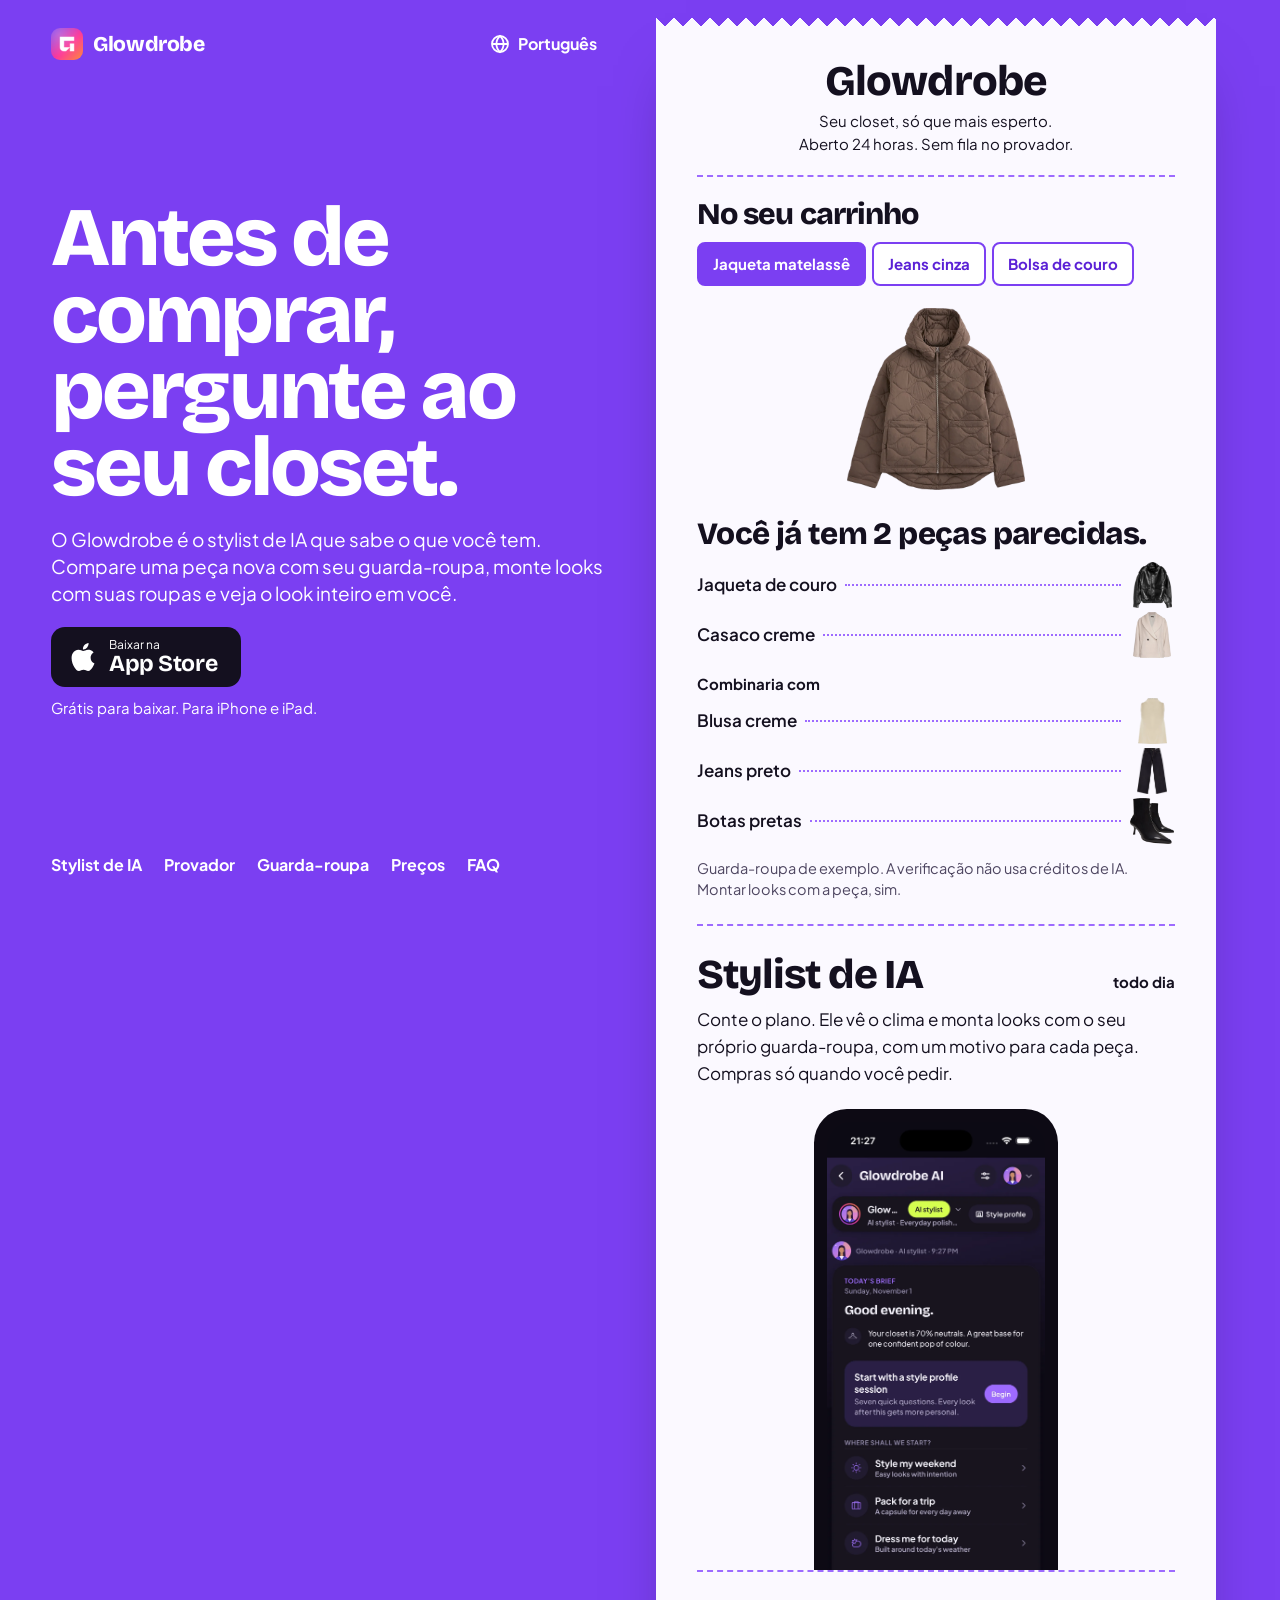
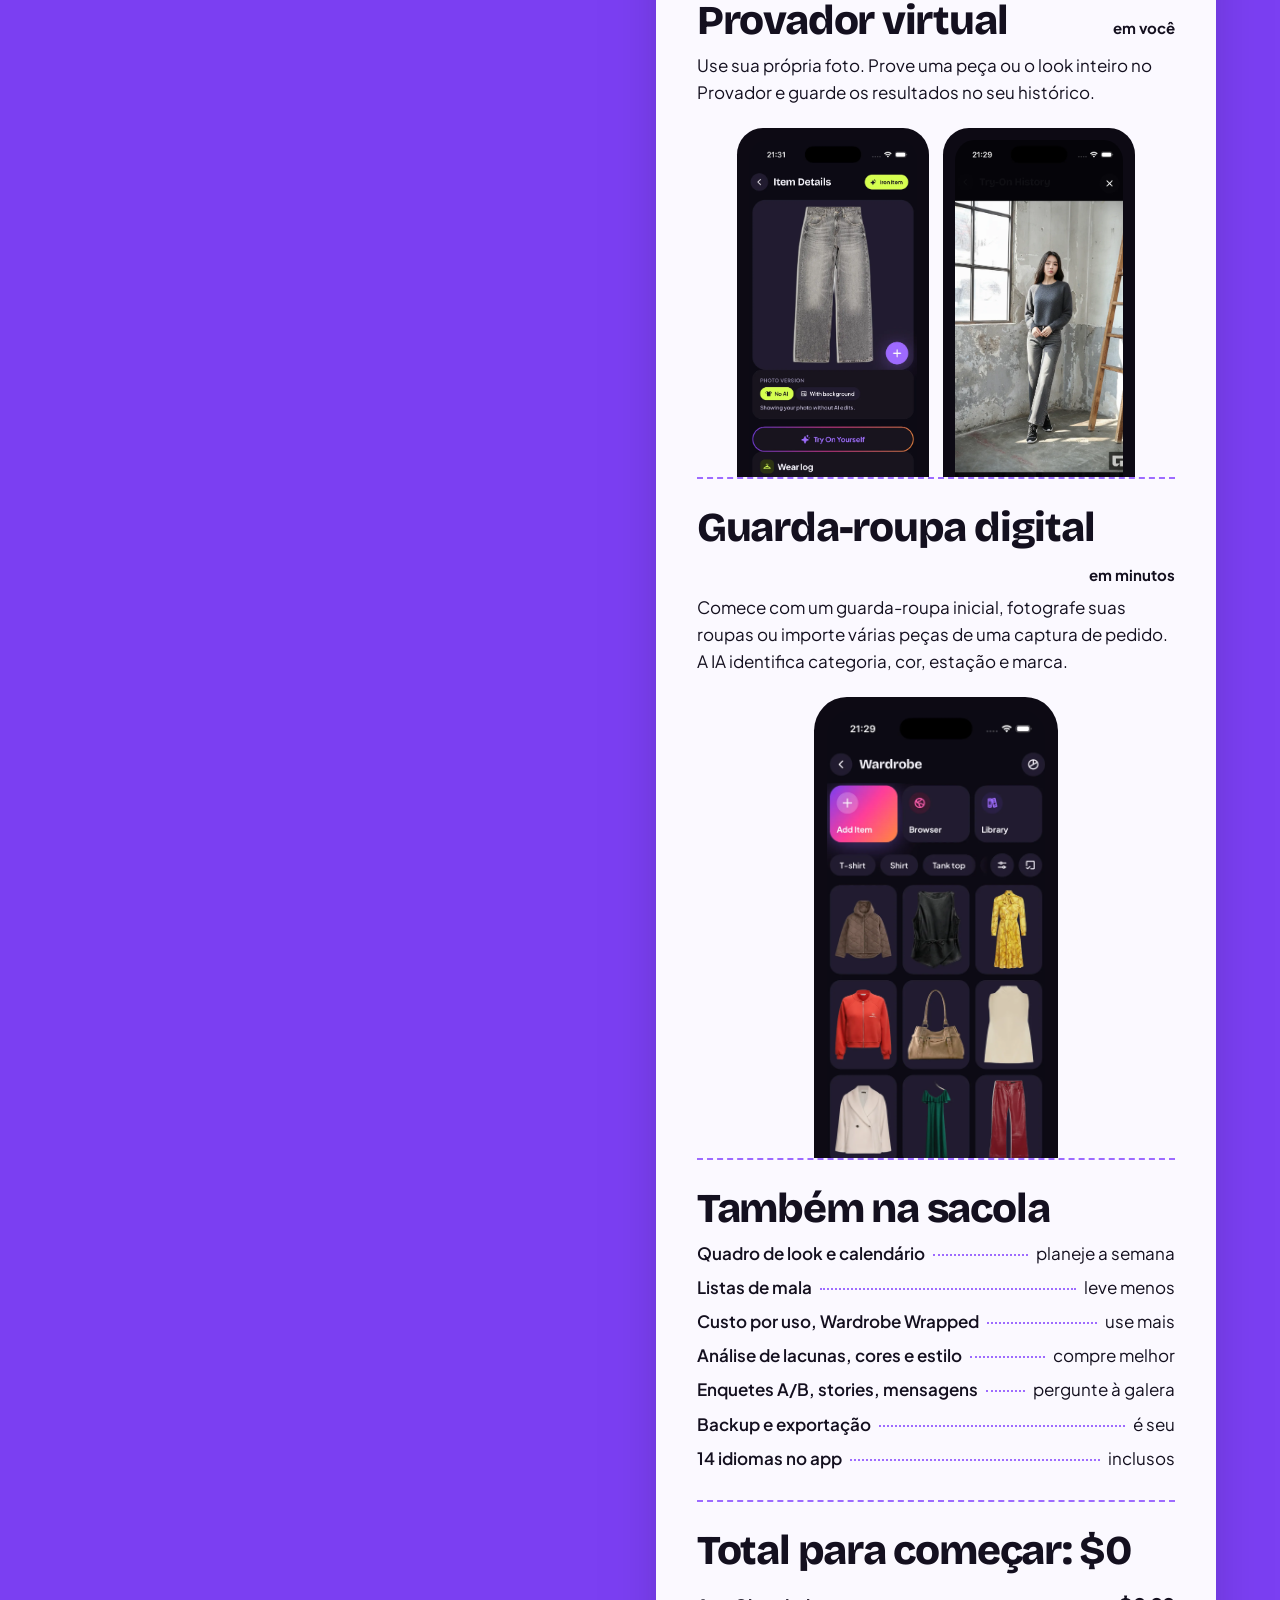
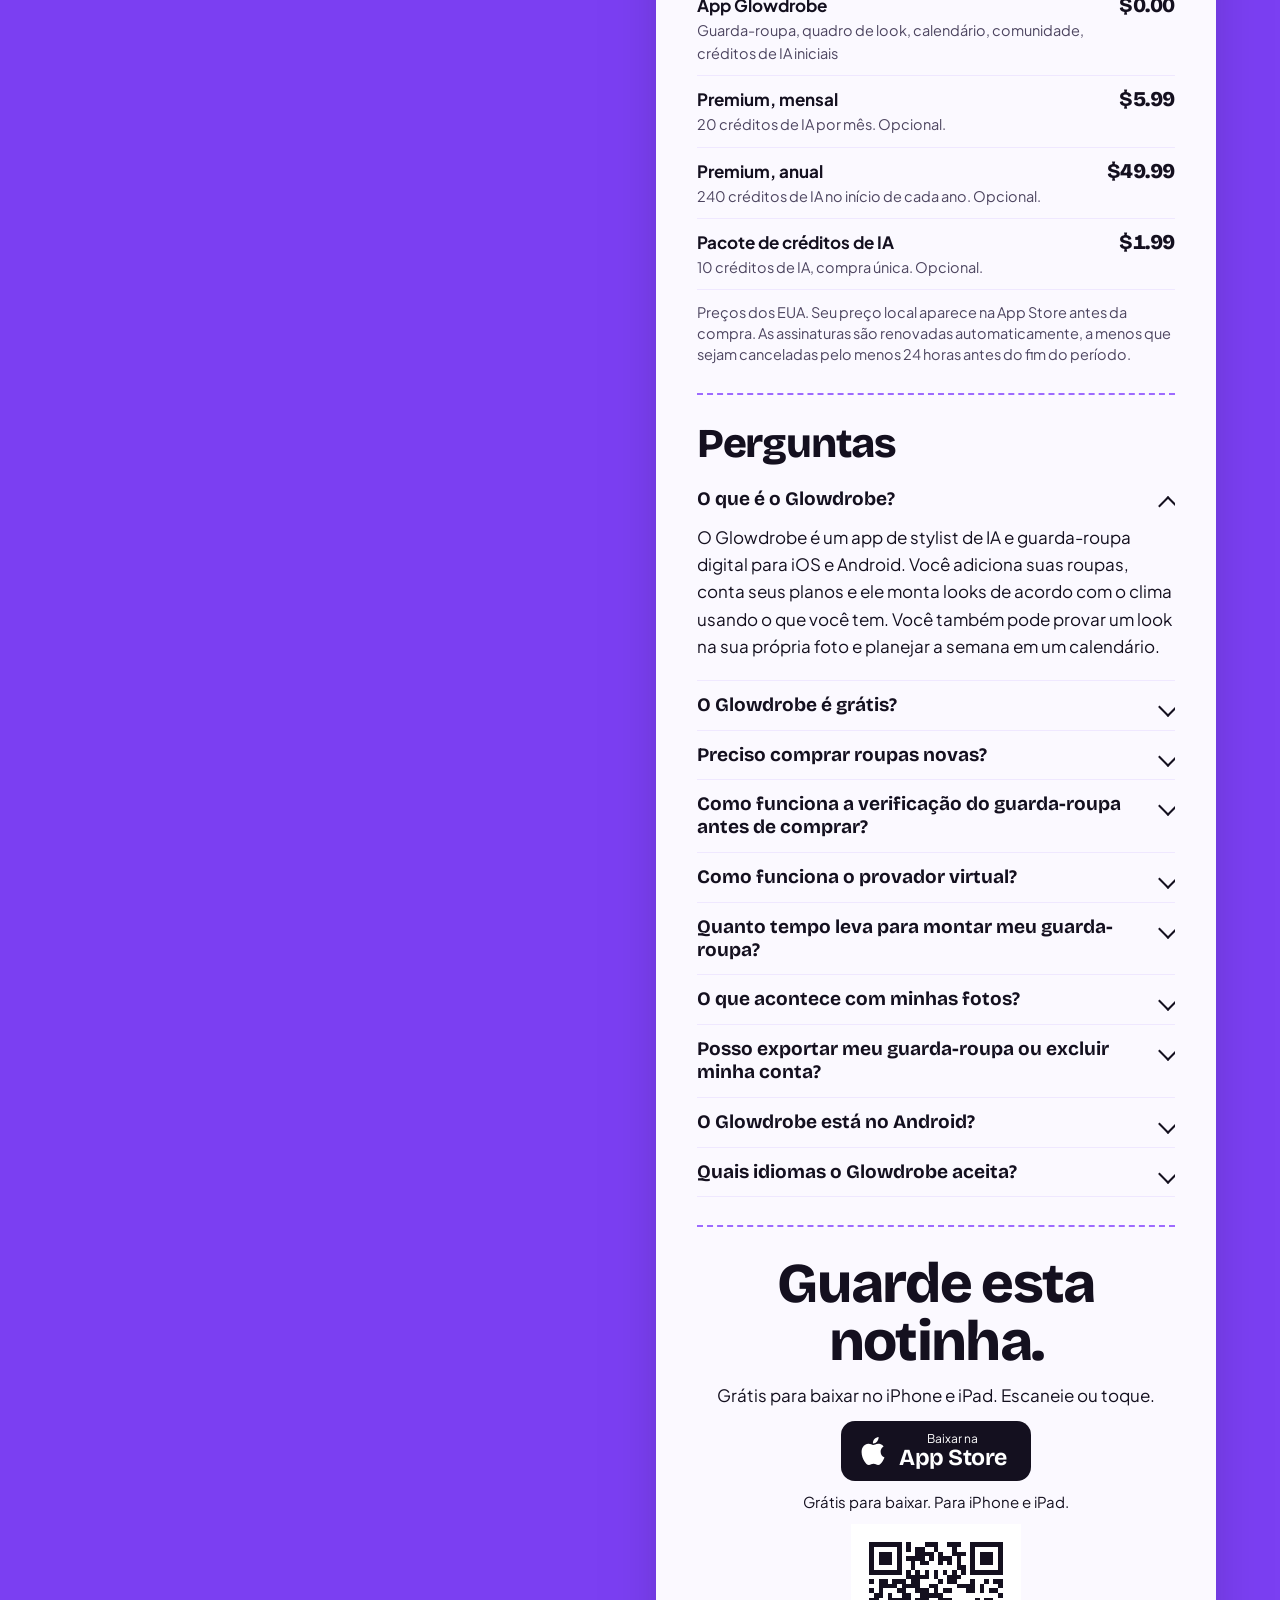
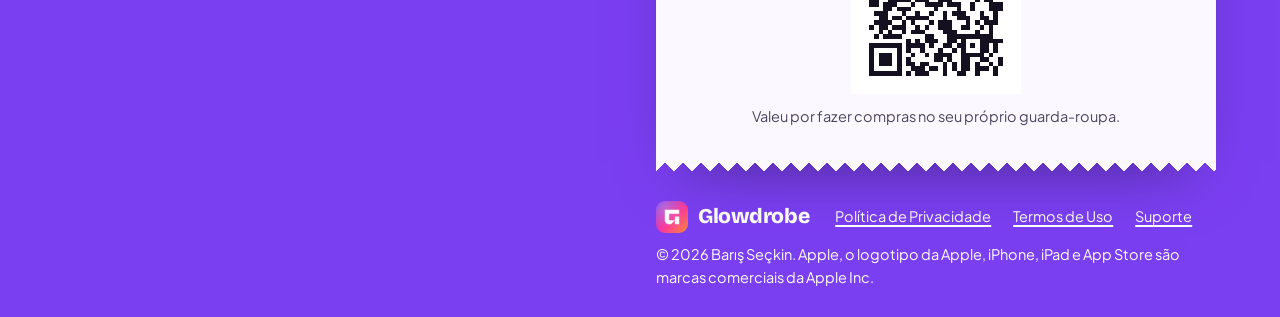
<file: pt/index.html>
<!doctype html>
<html lang="pt" dir="ltr" data-launch="live">
<head>
<meta charset="utf-8">
<meta name="viewport" content="width=device-width, initial-scale=1, viewport-fit=cover">
<title>Glowdrobe: estilista IA e app de guarda-roupa e looks</title>
<meta name="description" content="O Glowdrobe é um estilista IA para iOS e Android. Monte looks com suas roupas, compare peças novas com seu guarda-roupa e veja o look na sua foto.">
<meta name="theme-color" content="#7B3FF2">
<link rel="canonical" href="https://glowdrobe.ai/pt/">
<link rel="alternate" hreflang="en" href="https://glowdrobe.ai/">
<link rel="alternate" hreflang="ar" href="https://glowdrobe.ai/ar/">
<link rel="alternate" hreflang="de" href="https://glowdrobe.ai/de/">
<link rel="alternate" hreflang="es" href="https://glowdrobe.ai/es/">
<link rel="alternate" hreflang="fr" href="https://glowdrobe.ai/fr/">
<link rel="alternate" hreflang="id" href="https://glowdrobe.ai/id/">
<link rel="alternate" hreflang="it" href="https://glowdrobe.ai/it/">
<link rel="alternate" hreflang="ja" href="https://glowdrobe.ai/ja/">
<link rel="alternate" hreflang="ko" href="https://glowdrobe.ai/ko/">
<link rel="alternate" hreflang="nl" href="https://glowdrobe.ai/nl/">
<link rel="alternate" hreflang="pl" href="https://glowdrobe.ai/pl/">
<link rel="alternate" hreflang="pt" href="https://glowdrobe.ai/pt/">
<link rel="alternate" hreflang="ru" href="https://glowdrobe.ai/ru/">
<link rel="alternate" hreflang="tr" href="https://glowdrobe.ai/tr/">
<link rel="alternate" hreflang="x-default" href="https://glowdrobe.ai/">
<meta property="og:type" content="website">
<meta property="og:site_name" content="Glowdrobe">
<meta property="og:url" content="https://glowdrobe.ai/pt/">
<meta property="og:title" content="Glowdrobe: estilista IA e app de guarda-roupa e looks">
<meta property="og:description" content="O Glowdrobe é um estilista IA para iOS e Android. Monte looks com suas roupas, compare peças novas com seu guarda-roupa e veja o look na sua foto.">
<meta property="og:image" content="https://glowdrobe.ai/assets/og-image.jpg">
<meta property="og:image:width" content="1200">
<meta property="og:image:height" content="630">
<meta property="og:locale" content="pt_BR">
<meta name="twitter:card" content="summary_large_image">
<meta name="twitter:title" content="Glowdrobe: estilista IA e app de guarda-roupa e looks">
<meta name="twitter:description" content="O Glowdrobe é um estilista IA para iOS e Android. Monte looks com suas roupas, compare peças novas com seu guarda-roupa e veja o look na sua foto.">
<meta name="twitter:image" content="https://glowdrobe.ai/assets/og-image.jpg">
<meta name="apple-itunes-app" content="app-id=6757796829">
<link rel="icon" type="image/png" sizes="32x32" href="/assets/icons/icon-32.png">
<link rel="icon" type="image/png" sizes="192x192" href="/assets/icons/icon-192.png">
<link rel="apple-touch-icon" href="/assets/icons/icon-180.png">
<link rel="manifest" href="/site.webmanifest">
<link rel="preload" href="/assets/fonts/BricolageGrotesque_800ExtraBold.woff2" as="font" type="font/woff2" crossorigin>
<link rel="preload" href="/assets/fonts/PlusJakartaSans_400Regular.woff2" as="font" type="font/woff2" crossorigin>

<script src="/assets/js/config.js"></script>
<link rel="stylesheet" href="/assets/css/site.css">
<script src="/assets/js/site.js" defer></script>
<script src="/assets/js/pixels.js" defer></script>
<script type="application/ld+json">[{"@context": "https://schema.org", "@type": "MobileApplication", "name": "Glowdrobe", "alternateName": "Glowdrobe: AI Outfit Planner", "operatingSystem": "iOS, iPadOS", "applicationCategory": "LifestyleApplication", "description": "O Glowdrobe é um estilista IA para iOS e Android. Monte looks com suas roupas, compare peças novas com seu guarda-roupa e veja o look na sua foto.", "url": "https://glowdrobe.ai/pt/", "image": "https://glowdrobe.ai/assets/icons/icon-512.png", "inLanguage": "pt", "offers": {"@type": "Offer", "price": "0", "priceCurrency": "USD"}, "author": {"@type": "Person", "name": "Barış Seçkin"}, "downloadUrl": "https://apps.apple.com/app/id6757796829", "installUrl": "https://apps.apple.com/app/id6757796829"}, {"@context": "https://schema.org", "@type": "FAQPage", "inLanguage": "pt", "mainEntity": [{"@type": "Question", "name": "O que é o Glowdrobe?", "acceptedAnswer": {"@type": "Answer", "text": "O Glowdrobe é um app de stylist de IA e guarda-roupa digital para iOS e Android. Você adiciona suas roupas, conta seus planos e ele monta looks de acordo com o clima usando o que você tem. Você também pode provar um look na sua própria foto e planejar a semana em um calendário."}}, {"@type": "Question", "name": "O Glowdrobe é grátis?", "acceptedAnswer": {"@type": "Answer", "text": "É grátis para baixar. Recursos de IA, como sugestões de looks e provador virtual, usam créditos de IA. Você pode comprar um pacote avulso de 10 créditos de IA ou assinar o Premium."}}, {"@type": "Question", "name": "Preciso comprar roupas novas?", "acceptedAnswer": {"@type": "Answer", "text": "Não. Os looks são montados com o seu guarda-roupa, e sugestões de compra só aparecem quando você pede."}}, {"@type": "Question", "name": "Como funciona a verificação do guarda-roupa antes de comprar?", "acceptedAnswer": {"@type": "Answer", "text": "Adicione um produto pelo navegador, por um print ou pela sua galeria de fotos. O Glowdrobe compara com seu guarda-roupa e diz se você já tem algo parecido. A verificação em si não usa créditos de IA."}}, {"@type": "Question", "name": "Como funciona o provador virtual?", "acceptedAnswer": {"@type": "Answer", "text": "Envie uma foto sua, escolha uma peça ou um look completo e o Glowdrobe gera uma prévia do look em você. Os resultados ficam salvos no seu histórico do provador."}}, {"@type": "Question", "name": "Quanto tempo leva para montar meu guarda-roupa?", "acceptedAnswer": {"@type": "Answer", "text": "Minutos, não um fim de semana. Comece com um guarda-roupa inicial, fotografe suas roupas ou importe várias peças de uma única captura de pedido. A IA identifica cada peça para você."}}, {"@type": "Question", "name": "O que acontece com minhas fotos?", "acceptedAnswer": {"@type": "Answer", "text": "As fotos são processadas para entregar o recurso que você pediu, como identificar uma peça ou gerar uma prova. Todos os detalhes estão na nossa Política de Privacidade."}}, {"@type": "Question", "name": "Posso exportar meu guarda-roupa ou excluir minha conta?", "acceptedAnswer": {"@type": "Answer", "text": "Sim para os dois. Você pode fazer backup e exportar seus dados, e pode excluir sua conta dentro do próprio app."}}, {"@type": "Question", "name": "O Glowdrobe está no Android?", "acceptedAnswer": {"@type": "Answer", "text": "Sim, está a caminho. O Glowdrobe chega em breve ao iOS e ao Android."}}, {"@type": "Question", "name": "Quais idiomas o Glowdrobe aceita?", "acceptedAnswer": {"@type": "Answer", "text": "O app está disponível em 14 idiomas: alemão, árabe, coreano, espanhol, francês, holandês, indonésio, inglês, italiano, japonês, polonês, português, russo e turco."}}]}]</script>

</head>
<body id="top">
<a class="skip" href="#main">Pular para o conteúdo</a>
<div class="split">
  <aside class="side" data-hero>
    <div class="side-top">
      <a class="brand" href="/pt/" aria-label="Página inicial do Glowdrobe"><img src="/assets/icons/icon-192.png" width="32" height="32" alt="">Glowdrobe</a>
      <details class="langs"><summary><span class="sr">Idioma: </span><svg viewBox="0 0 20 20" aria-hidden="true"><circle cx="10" cy="10" r="8" fill="none" stroke="currentColor" stroke-width="1.8"/><path d="M2 10h16M10 2c2.4 2.2 3.6 4.9 3.6 8s-1.2 5.8-3.6 8c-2.4-2.2-3.6-4.9-3.6-8S7.6 4.2 10 2z" fill="none" stroke="currentColor" stroke-width="1.8"/></svg><span>Português</span></summary><ul><li><a href="/id/" hreflang="id" lang="id">Bahasa Indonesia</a></li><li><a href="/de/" hreflang="de" lang="de">Deutsch</a></li><li><a href="/" hreflang="en" lang="en">English</a></li><li><a href="/es/" hreflang="es" lang="es">Español</a></li><li><a href="/fr/" hreflang="fr" lang="fr">Français</a></li><li><a href="/it/" hreflang="it" lang="it">Italiano</a></li><li><a href="/nl/" hreflang="nl" lang="nl">Nederlands</a></li><li><a href="/pl/" hreflang="pl" lang="pl">Polski</a></li><li><a href="/pt/" hreflang="pt" lang="pt" aria-current="true">Português</a></li><li><a href="/tr/" hreflang="tr" lang="tr">Türkçe</a></li><li><a href="/ru/" hreflang="ru" lang="ru">Русский</a></li><li><a href="/ar/" hreflang="ar" lang="ar">العربية</a></li><li><a href="/ja/" hreflang="ja" lang="ja">日本語</a></li><li><a href="/ko/" hreflang="ko" lang="ko">한국어</a></li></ul></details>
    </div>
    <div class="side-mid">
      <h1 class="">Antes de comprar, pergunte ao seu closet.</h1>
      <p>O Glowdrobe é o stylist de IA que sabe o que você tem. Compare uma peça nova com seu guarda-roupa, monte looks com suas roupas e veja o look inteiro em você.</p>
      <div class="cta">
  <form class="notify" data-when="prelaunch" data-source="hero" novalidate>
    <label class="sr" for="n-hero">Endereço de e-mail</label>
    <div class="notify-row"><input id="n-hero" type="email" required autocomplete="email" inputmode="email" dir="ltr" placeholder="Seu e-mail"><button type="submit">Me avise</button></div>
    <input class="hp" type="text" name="website" tabindex="-1" autocomplete="off" aria-hidden="true">
    <p class="notify-msg" role="status" aria-live="polite"></p>
  </form>
  <a class="store" data-when="live" data-store-link href="#" rel="noopener" aria-label="Baixar o Glowdrobe na App Store" dir="ltr"><svg viewBox="0 0 24 24" aria-hidden="true"><path fill="currentColor" d="M12.152 6.896c-.948 0-2.415-1.078-3.96-1.04-2.04.027-3.91 1.183-4.961 3.014-2.117 3.675-.546 9.103 1.519 12.09 1.013 1.454 2.208 3.09 3.792 3.039 1.52-.065 2.09-.987 3.935-.987 1.831 0 2.35.987 3.96.948 1.637-.026 2.676-1.48 3.676-2.948 1.156-1.688 1.636-3.325 1.662-3.415-.039-.013-3.182-1.221-3.22-4.857-.026-3.04 2.48-4.494 2.597-4.559-1.429-2.09-3.623-2.324-4.39-2.376-2-.156-3.675 1.09-4.61 1.09zM15.53 3.83c.843-1.012 1.4-2.427 1.245-3.83-1.207.052-2.662.805-3.532 1.818-.78.896-1.454 2.338-1.273 3.714 1.338.104 2.715-.688 3.559-1.701"/></svg><span><small>Baixar na</small><strong>App Store</strong></span></a>
  <p class="cta-note" data-when="prelaunch">Em breve no iOS e no Android. Um único e-mail, no dia do lançamento.</p><p class="cta-note" data-when="live">Grátis para baixar. Para iPhone e iPad.</p>
</div>
    </div>
    <nav class="side-nav" aria-label="Nesta notinha">
      <a href="#stylist">Stylist de IA</a><a href="#tryon">Provador</a><a href="#closet">Guarda-roupa</a><a href="#total">Preços</a><a href="#faq">FAQ</a>
    </nav>
  </aside>

  <div class="col">
  <main id="main" class="paper">
    <section class="head">
      <p class="shop">Glowdrobe</p>
      <p>Seu closet, só que mais esperto.</p>
      <p>Aberto 24 horas. Sem fila no provador.</p>
    </section>

    <section class="scan" aria-labelledby="scan-h">
      <h2 id="scan-h">No seu carrinho</h2>
      <div class="tabs" role="tablist" aria-label="Escolha um produto de exemplo">
        <button type="button" role="tab" aria-selected="true" aria-controls="result" data-p="plaid">Jaqueta matelassê</button>
        <button type="button" role="tab" aria-selected="false" aria-controls="result" data-p="jeans">Jeans cinza</button>
        <button type="button" role="tab" aria-selected="false" aria-controls="result" data-p="hoodie">Bolsa de couro</button>
      </div>
      <div class="scan-item">
        <img id="cart-img" src="/assets/items/quilted_jacket.webp" width="979" height="1000" alt="Jaqueta matelassê" fetchpriority="high" decoding="async">
        <div class="beam" aria-hidden="true"></div>
        <p class="line-check" aria-hidden="true">Verificando seu guarda-roupa</p>
      </div>
      <div class="result" id="result" role="tabpanel" aria-live="polite">
        <p class="verdict" id="r-head">Você já tem 2 peças parecidas.</p>
        <ul class="print" id="r-similar">
          <li><span>Jaqueta de couro</span><i></i><img src="/assets/items/leather_jacket.webp" width="443" height="522" alt="" loading="lazy"></li>
          <li><span>Casaco creme</span><i></i><img src="/assets/items/cream_coat.webp" width="482" height="585" alt="" loading="lazy"></li>
        </ul>
        <p class="line">Combinaria com</p>
        <ul class="print" id="r-goes">
          <li><span>Blusa creme</span><i></i><img src="/assets/items/cream_top.webp" width="274" height="434" alt="" loading="lazy"></li>
          <li><span>Jeans preto</span><i></i><img src="/assets/items/dark_jeans.webp" width="505" height="771" alt="" loading="lazy"></li>
          <li><span>Botas pretas</span><i></i><img src="/assets/items/boots.webp" width="589" height="610" alt="" loading="lazy"></li>
        </ul>
      </div>
      <p class="small">Guarda-roupa de exemplo. A verificação não usa créditos de IA. Montar looks com a peça, sim.</p>
    </section>

    <section class="li" id="stylist">
      <h2>Stylist de IA <span class="qty">todo dia</span></h2>
      <p>Conte o plano. Ele vê o clima e monta looks com o seu próprio guarda-roupa, com um motivo para cada peça. Compras só quando você pedir.</p>
      <div class="art"><div class="phone"><img src="/assets/app/en/ai.webp" width="1000" height="2174" alt="Tela do Glowdrobe IA com opções como o look de hoje e a mala de viagem" decoding="async" loading="lazy"></div></div>
    </section>

    <section class="li" id="tryon">
      <h2>Provador virtual <span class="qty">em você</span></h2>
      <p>Use sua própria foto. Prove uma peça ou o look inteiro no Provador e guarde os resultados no seu histórico.</p>
      <div class="art art-2"><div class="phone"><img src="/assets/app/en/item.webp" width="1000" height="2174" alt="Jeans cinza no guarda-roupa com um botão para experimentar" decoding="async" loading="lazy"></div><div class="phone"><img src="/assets/app/en/tryon.webp" width="1000" height="2174" alt="Resultado da prova virtual com suéter e jeans cinza em uma pessoa" decoding="async" loading="lazy"></div></div>
    </section>

    <section class="li" id="closet">
      <h2>Guarda-roupa digital <span class="qty">em minutos</span></h2>
      <p>Comece com um guarda-roupa inicial, fotografe suas roupas ou importe várias peças de uma captura de pedido. A IA identifica categoria, cor, estação e marca.</p>
      <div class="art"><div class="phone"><img src="/assets/app/en/wardrobe.webp" width="1000" height="2174" alt="Guarda-roupa digital com blocos de roupas" decoding="async" loading="lazy"></div></div>
    </section>

    <section class="li">
      <h2>Também na sacola</h2>
      <ul class="extras">
        <li><span>Quadro de look e calendário</span><i></i><span>planeje a semana</span></li>
        <li><span>Listas de mala</span><i></i><span>leve menos</span></li>
        <li><span>Custo por uso, Wardrobe Wrapped</span><i></i><span>use mais</span></li>
        <li><span>Análise de lacunas, cores e estilo</span><i></i><span>compre melhor</span></li>
        <li><span>Enquetes A/B, stories, mensagens</span><i></i><span>pergunte à galera</span></li>
        <li><span>Backup e exportação</span><i></i><span>é seu</span></li>
        <li><span>14 idiomas no app</span><i></i><span>inclusos</span></li>
      </ul>
    </section>

    <section class="li" id="total">
      <h2>Total para começar: $0</h2>
      <table class="prices">
        <caption class="sr">Planos e preços do Glowdrobe em dólares americanos</caption>
        <thead class="sr"><tr><th scope="col">Plano</th><th scope="col">Preço</th></tr></thead>
        <tbody>
          <tr><th scope="row">App Glowdrobe<small>Guarda-roupa, quadro de look, calendário, comunidade, créditos de IA iniciais</small></th><td dir="ltr">$0.00</td></tr>
          <tr><th scope="row">Premium, mensal<small>20 créditos de IA por mês. Opcional.</small></th><td dir="ltr">$5.99</td></tr>
          <tr><th scope="row">Premium, anual<small>240 créditos de IA no início de cada ano. Opcional.</small></th><td dir="ltr">$49.99</td></tr>
          <tr><th scope="row">Pacote de créditos de IA<small>10 créditos de IA, compra única. Opcional.</small></th><td dir="ltr">$1.99</td></tr>
        </tbody>
      </table>
      <p class="small">Preços dos EUA. Seu preço local aparece na App Store antes da compra. As assinaturas são renovadas automaticamente, a menos que sejam canceladas pelo menos 24 horas antes do fim do período.</p>
    </section>

    <section class="li" id="faq">
      <h2>Perguntas</h2>
      <div class="faq"><details open><summary>O que é o Glowdrobe?</summary><p>O Glowdrobe é um app de stylist de IA e guarda-roupa digital para iOS e Android. Você adiciona suas roupas, conta seus planos e ele monta looks de acordo com o clima usando o que você tem. Você também pode provar um look na sua própria foto e planejar a semana em um calendário.</p></details>
<details><summary>O Glowdrobe é grátis?</summary><p>É grátis para baixar. Recursos de IA, como sugestões de looks e provador virtual, usam créditos de IA. Você pode comprar um pacote avulso de 10 créditos de IA ou assinar o Premium.</p></details>
<details><summary>Preciso comprar roupas novas?</summary><p>Não. Os looks são montados com o seu guarda-roupa, e sugestões de compra só aparecem quando você pede.</p></details>
<details><summary>Como funciona a verificação do guarda-roupa antes de comprar?</summary><p>Adicione um produto pelo navegador, por um print ou pela sua galeria de fotos. O Glowdrobe compara com seu guarda-roupa e diz se você já tem algo parecido. A verificação em si não usa créditos de IA.</p></details>
<details><summary>Como funciona o provador virtual?</summary><p>Envie uma foto sua, escolha uma peça ou um look completo e o Glowdrobe gera uma prévia do look em você. Os resultados ficam salvos no seu histórico do provador.</p></details>
<details><summary>Quanto tempo leva para montar meu guarda-roupa?</summary><p>Minutos, não um fim de semana. Comece com um guarda-roupa inicial, fotografe suas roupas ou importe várias peças de uma única captura de pedido. A IA identifica cada peça para você.</p></details>
<details><summary>O que acontece com minhas fotos?</summary><p>As fotos são processadas para entregar o recurso que você pediu, como identificar uma peça ou gerar uma prova. Todos os detalhes estão na nossa <a href="https://legal.glowdrobe.ai/privacy-policy" target="_blank" rel="noopener">Política de Privacidade</a>.</p></details>
<details><summary>Posso exportar meu guarda-roupa ou excluir minha conta?</summary><p>Sim para os dois. Você pode fazer backup e exportar seus dados, e pode excluir sua conta dentro do próprio app.</p></details>
<details><summary>O Glowdrobe está no Android?</summary><p>Sim, está a caminho. O Glowdrobe chega em breve ao iOS e ao Android.</p></details>
<details><summary>Quais idiomas o Glowdrobe aceita?</summary><p>O app está disponível em 14 idiomas: alemão, árabe, coreano, espanhol, francês, holandês, indonésio, inglês, italiano, japonês, polonês, português, russo e turco.</p></details></div>
    </section>

    <section class="li last" id="close" data-close>
      <h2>Guarde esta notinha.</h2>
      <p data-when="prelaunch">O Glowdrobe está chegando ao iOS e ao Android. Deixe seu e-mail e a gente avisa no dia.</p>
      <p data-when="live">Grátis para baixar no iPhone e iPad. Escaneie ou toque.</p>
      <div class="cta">
  <form class="notify" data-when="prelaunch" data-source="close" novalidate>
    <label class="sr" for="n-close">Endereço de e-mail</label>
    <div class="notify-row"><input id="n-close" type="email" required autocomplete="email" inputmode="email" dir="ltr" placeholder="Seu e-mail"><button type="submit">Me avise</button></div>
    <input class="hp" type="text" name="website" tabindex="-1" autocomplete="off" aria-hidden="true">
    <p class="notify-msg" role="status" aria-live="polite"></p>
  </form>
  <a class="store" data-when="live" data-store-link href="#" rel="noopener" aria-label="Baixar o Glowdrobe na App Store" dir="ltr"><svg viewBox="0 0 24 24" aria-hidden="true"><path fill="currentColor" d="M12.152 6.896c-.948 0-2.415-1.078-3.96-1.04-2.04.027-3.91 1.183-4.961 3.014-2.117 3.675-.546 9.103 1.519 12.09 1.013 1.454 2.208 3.09 3.792 3.039 1.52-.065 2.09-.987 3.935-.987 1.831 0 2.35.987 3.96.948 1.637-.026 2.676-1.48 3.676-2.948 1.156-1.688 1.636-3.325 1.662-3.415-.039-.013-3.182-1.221-3.22-4.857-.026-3.04 2.48-4.494 2.597-4.559-1.429-2.09-3.623-2.324-4.39-2.376-2-.156-3.675 1.09-4.61 1.09zM15.53 3.83c.843-1.012 1.4-2.427 1.245-3.83-1.207.052-2.662.805-3.532 1.818-.78.896-1.454 2.338-1.273 3.714 1.338.104 2.715-.688 3.559-1.701"/></svg><span><small>Baixar na</small><strong>App Store</strong></span></a>
  <p class="cta-note" data-when="prelaunch">Em breve no iOS e no Android. Um único e-mail, no dia do lançamento.</p><p class="cta-note" data-when="live">Grátis para baixar. Para iPhone e iPad.</p>
</div>
      <div class="barcode" data-when="prelaunch" aria-hidden="true"><svg viewBox="0 0 270 60" preserveAspectRatio="none" fill="currentColor"><rect x="0" width="2" height="60"/><rect x="4" width="1" height="60"/><rect x="7" width="1" height="60"/><rect x="11" width="4" height="60"/><rect x="17" width="1" height="60"/><rect x="20" width="2" height="60"/><rect x="25" width="4" height="60"/><rect x="30" width="1" height="60"/><rect x="33" width="1" height="60"/><rect x="35" width="1" height="60"/><rect x="38" width="4" height="60"/><rect x="43" width="3" height="60"/><rect x="47" width="4" height="60"/><rect x="54" width="3" height="60"/><rect x="60" width="1" height="60"/><rect x="63" width="1" height="60"/><rect x="66" width="3" height="60"/><rect x="72" width="4" height="60"/><rect x="77" width="1" height="60"/><rect x="81" width="1" height="60"/><rect x="83" width="1" height="60"/><rect x="85" width="4" height="60"/><rect x="92" width="1" height="60"/><rect x="96" width="1" height="60"/><rect x="100" width="2" height="60"/><rect x="104" width="1" height="60"/><rect x="108" width="4" height="60"/><rect x="113" width="3" height="60"/><rect x="118" width="2" height="60"/><rect x="122" width="3" height="60"/><rect x="127" width="2" height="60"/><rect x="131" width="1" height="60"/><rect x="135" width="2" height="60"/><rect x="139" width="1" height="60"/><rect x="142" width="1" height="60"/><rect x="146" width="4" height="60"/><rect x="152" width="1" height="60"/><rect x="155" width="2" height="60"/><rect x="160" width="4" height="60"/><rect x="165" width="1" height="60"/><rect x="168" width="1" height="60"/><rect x="170" width="1" height="60"/><rect x="173" width="4" height="60"/><rect x="178" width="3" height="60"/><rect x="182" width="4" height="60"/><rect x="189" width="3" height="60"/><rect x="195" width="1" height="60"/><rect x="198" width="1" height="60"/><rect x="201" width="3" height="60"/><rect x="207" width="4" height="60"/><rect x="212" width="1" height="60"/><rect x="216" width="1" height="60"/><rect x="218" width="1" height="60"/><rect x="220" width="4" height="60"/><rect x="227" width="1" height="60"/><rect x="231" width="1" height="60"/><rect x="235" width="2" height="60"/><rect x="239" width="1" height="60"/><rect x="243" width="4" height="60"/><rect x="248" width="3" height="60"/><rect x="253" width="2" height="60"/><rect x="257" width="3" height="60"/><rect x="262" width="2" height="60"/><rect x="266" width="1" height="60"/></svg></div>
      <figure class="qr" data-when="live"><img src="/assets/qr-appstore.svg" width="170" height="170" alt="QR code para o Glowdrobe na App Store" loading="lazy"></figure>
      <p class="small center">Valeu por fazer compras no seu próprio guarda-roupa.</p>
    </section>

  </main>
    <footer class="foot"><div class="foot-in">
      <a class="brand" href="/pt/"><img src="/assets/icons/icon-192.png" width="32" height="32" alt="" loading="lazy">Glowdrobe</a>
      <nav aria-label="Informações legais"><a href="https://legal.glowdrobe.ai/privacy-policy" target="_blank" rel="noopener">Política de Privacidade</a><a href="https://legal.glowdrobe.ai/terms-of-use" target="_blank" rel="noopener">Termos de Uso</a><a href="https://legal.glowdrobe.ai/support" target="_blank" rel="noopener">Suporte</a></nav>
      <p class="legal">© 2026 Barış Seçkin. Apple, o logotipo da Apple, iPhone, iPad e App Store são marcas comerciais da Apple Inc.</p>
    </div></footer>
  </div>
</div>
<div class="dock"><a href="#close" data-when="prelaunch">Me avise quando sair</a><a data-when="live" data-store-link href="#" rel="noopener">Baixe na App Store</a></div>
<script id="gd-i18n" type="application/json">{"in_cart_suffix": "no carrinho", "similar_two": "Você já tem 2 peças parecidas.", "similar_none": "Nada parecido no seu guarda-roupa ainda — seria uma novidade.", "p_plaid": "Jaqueta matelassê", "p_jeans": "Jeans cinza", "p_hoodie": "Bolsa de couro", "i_leather": "Jaqueta de couro", "i_shirt": "Casaco creme", "i_tee": "Blusa creme", "i_navy": "Jeans preto", "i_boots": "Botas pretas", "i_light": "Jeans claro", "i_henley": "Blusa preta", "i_sneakers": "Mocassim vinho", "i_bag": "Bolsa de couro", "err_email": "Esse e-mail não parece certo. Confira e tente de novo.", "mail_subject": "Lista de lançamento do Glowdrobe", "mail_body": "Por favor, me avisem quando o Glowdrobe for lançado:", "mail_opened": "Se o seu app de e-mail abriu, toque em enviar e você entra na lista. Se não abriu, escreva para contact@glowdrobe.ai.", "adding": "Adicionando você...", "added": "Você está na lista. A gente manda um e-mail no dia do lançamento.", "err_send": "Não deu certo. Tente de novo em instantes.", "consent_text": "Queremos usar cookies da Meta e do TikTok para medir nossos anúncios. Você decide.", "consent_accept": "Aceitar", "consent_decline": "Não, obrigado", "consent_policy": "Privacidade"}</script>
</body>
</html>
</file>
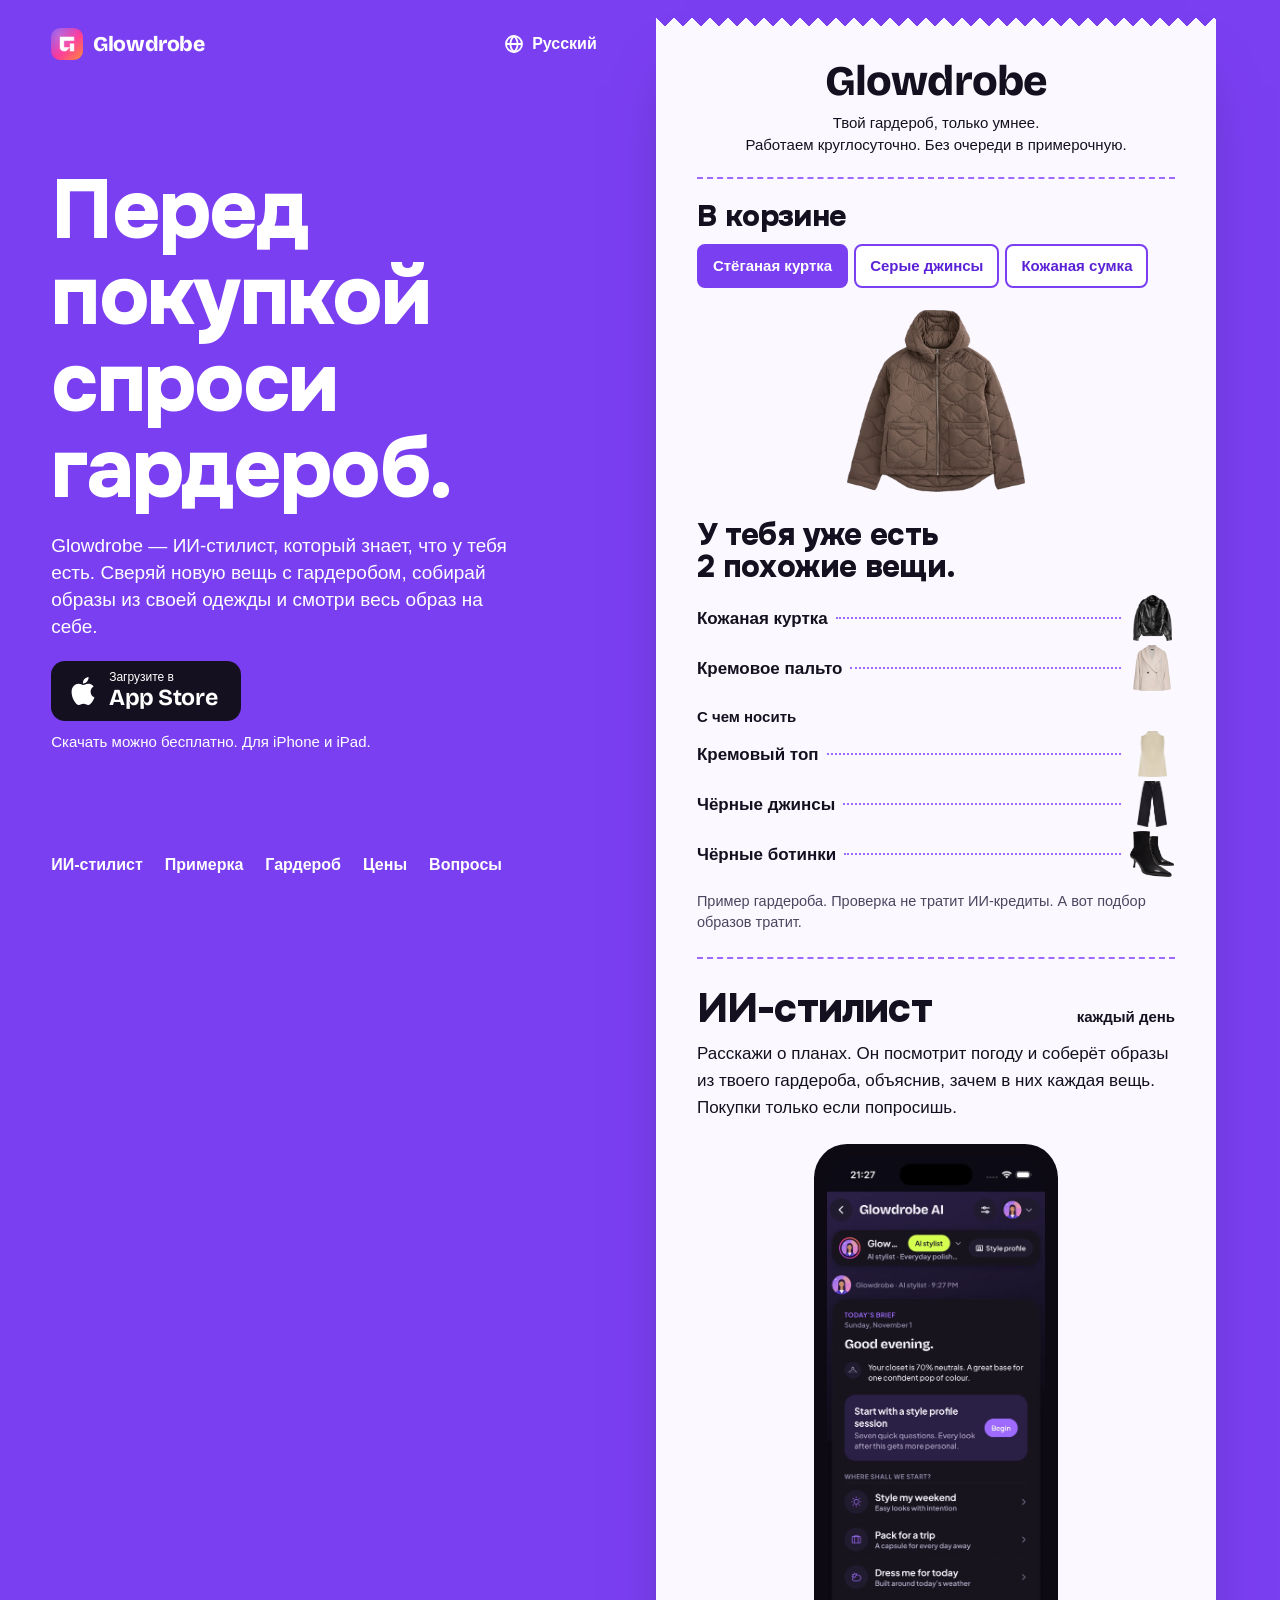
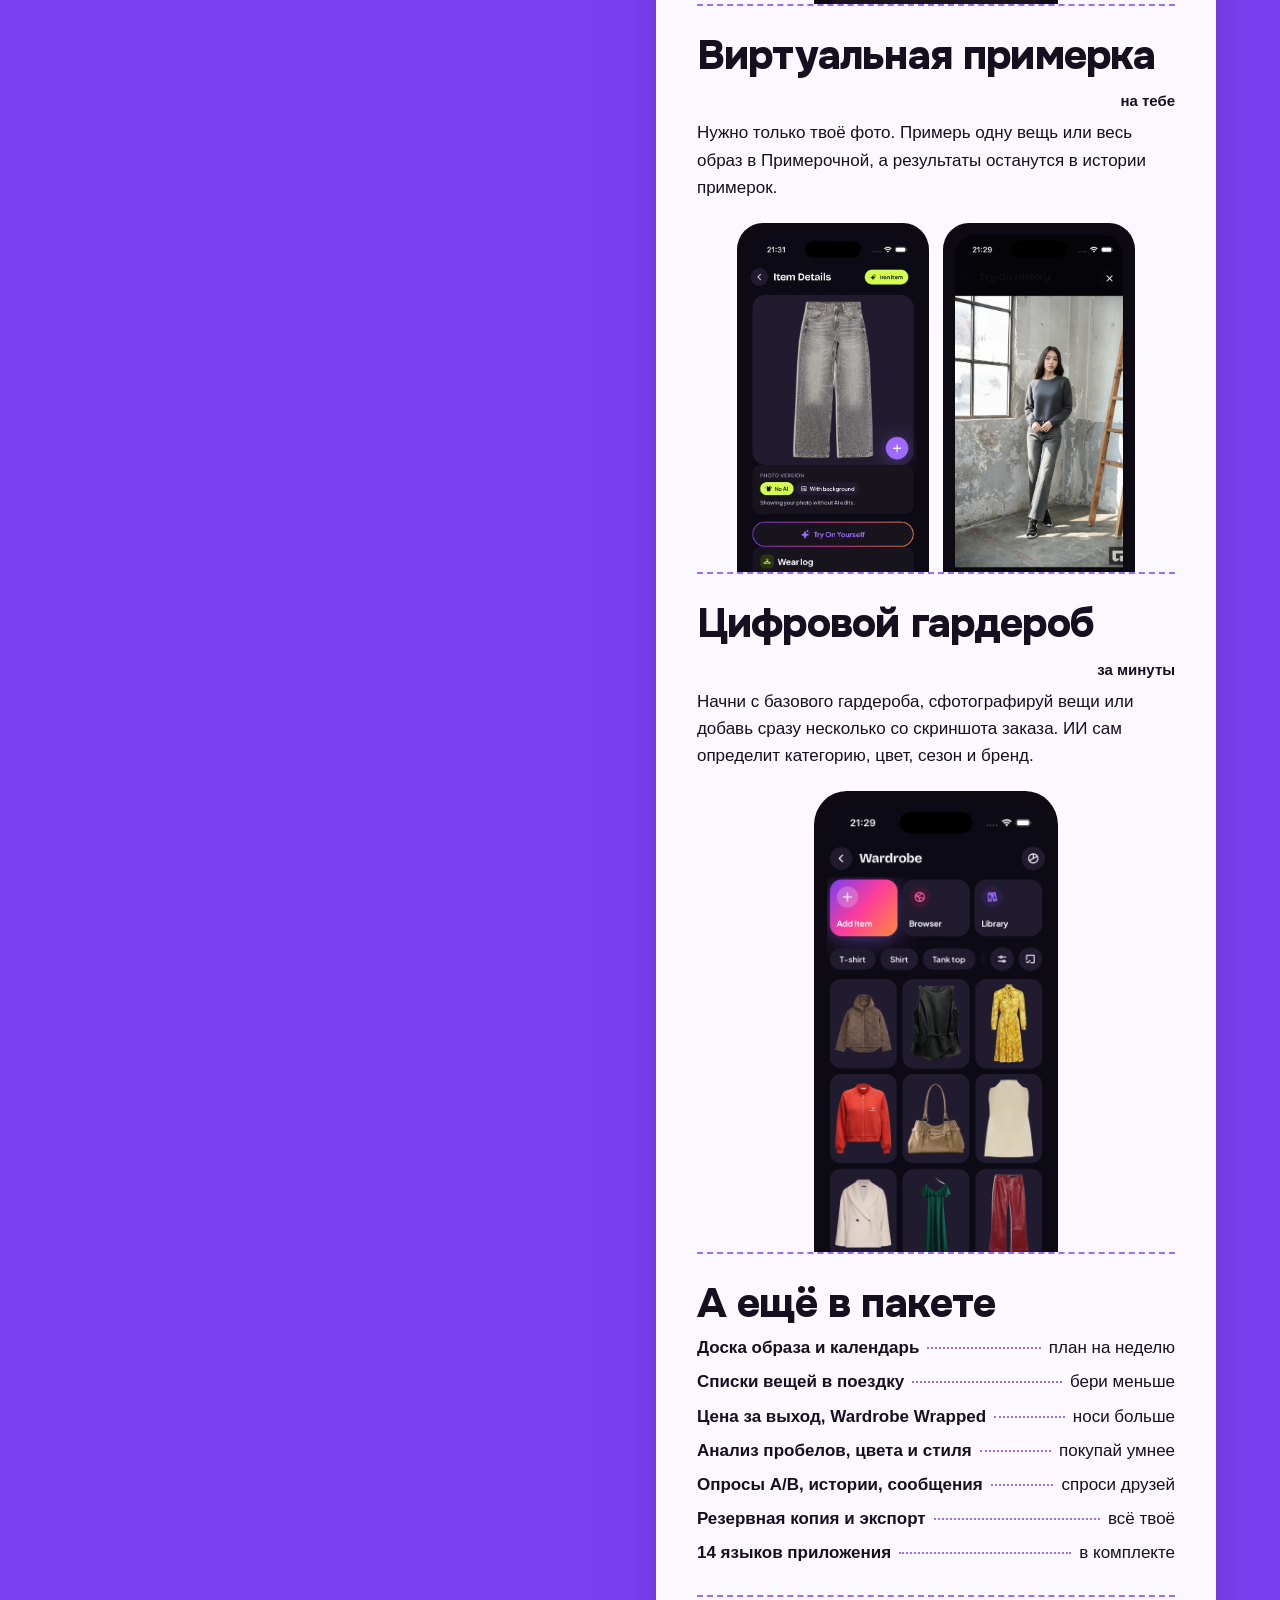
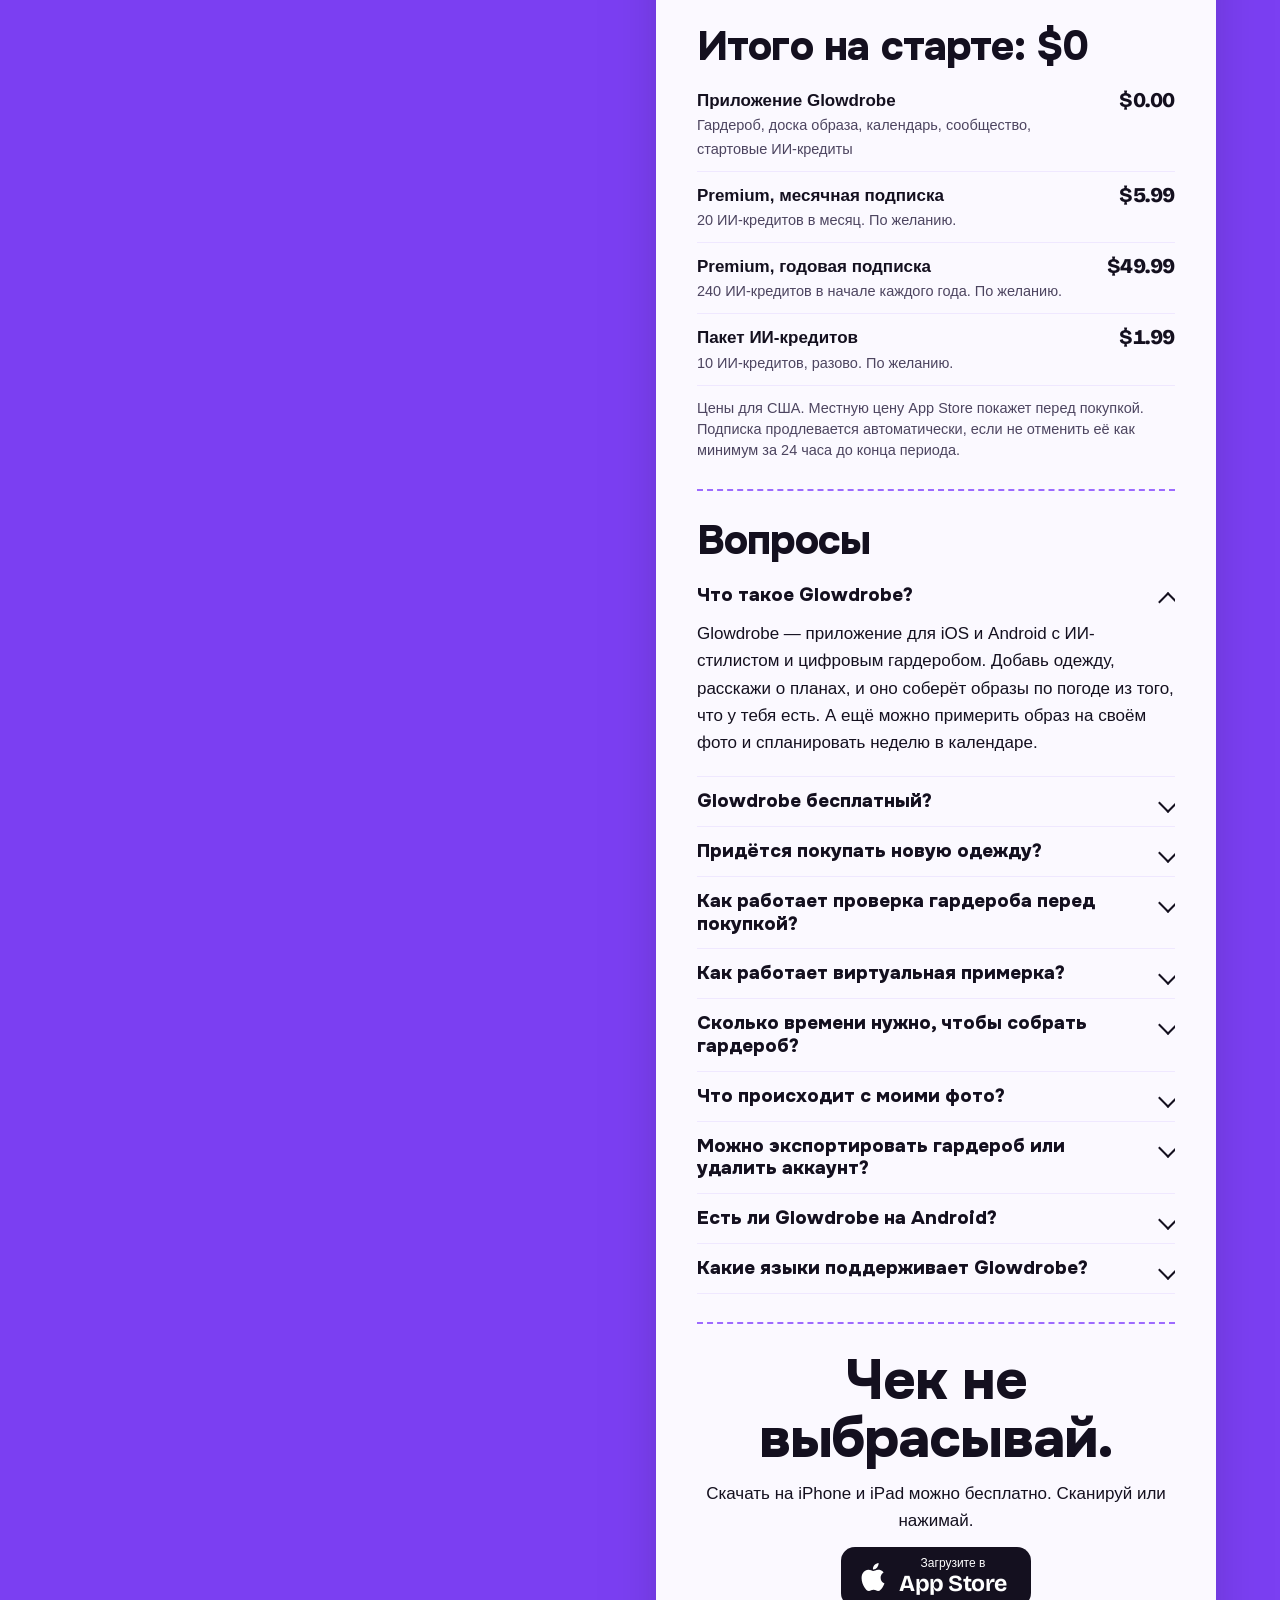
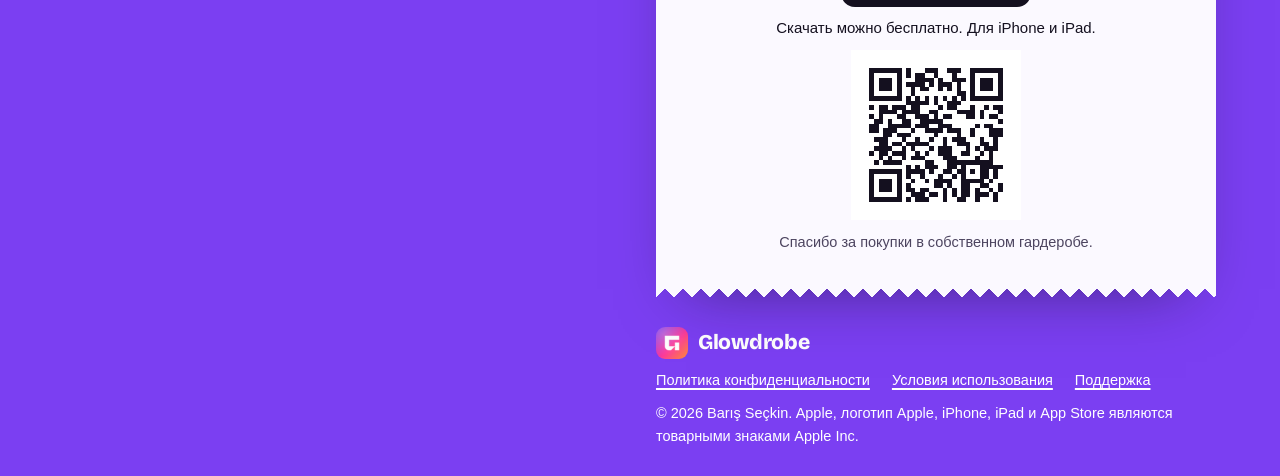
<file: ru/index.html>
<!doctype html>
<html lang="ru" dir="ltr" data-launch="live">
<head>
<meta charset="utf-8">
<meta name="viewport" content="width=device-width, initial-scale=1, viewport-fit=cover">
<title>Glowdrobe: приложение-гардероб, ИИ-стилист и подбор образов</title>
<meta name="description" content="Glowdrobe — ИИ-стилист для iOS и Android. Собирай образы из своей одежды, сверяй новые вещи с гардеробом и смотри, как образ выглядит на твоём фото.">
<meta name="theme-color" content="#7B3FF2">
<link rel="canonical" href="https://glowdrobe.ai/ru/">
<link rel="alternate" hreflang="en" href="https://glowdrobe.ai/">
<link rel="alternate" hreflang="ar" href="https://glowdrobe.ai/ar/">
<link rel="alternate" hreflang="de" href="https://glowdrobe.ai/de/">
<link rel="alternate" hreflang="es" href="https://glowdrobe.ai/es/">
<link rel="alternate" hreflang="fr" href="https://glowdrobe.ai/fr/">
<link rel="alternate" hreflang="id" href="https://glowdrobe.ai/id/">
<link rel="alternate" hreflang="it" href="https://glowdrobe.ai/it/">
<link rel="alternate" hreflang="ja" href="https://glowdrobe.ai/ja/">
<link rel="alternate" hreflang="ko" href="https://glowdrobe.ai/ko/">
<link rel="alternate" hreflang="nl" href="https://glowdrobe.ai/nl/">
<link rel="alternate" hreflang="pl" href="https://glowdrobe.ai/pl/">
<link rel="alternate" hreflang="pt" href="https://glowdrobe.ai/pt/">
<link rel="alternate" hreflang="ru" href="https://glowdrobe.ai/ru/">
<link rel="alternate" hreflang="tr" href="https://glowdrobe.ai/tr/">
<link rel="alternate" hreflang="x-default" href="https://glowdrobe.ai/">
<meta property="og:type" content="website">
<meta property="og:site_name" content="Glowdrobe">
<meta property="og:url" content="https://glowdrobe.ai/ru/">
<meta property="og:title" content="Glowdrobe: приложение-гардероб, ИИ-стилист и подбор образов">
<meta property="og:description" content="Glowdrobe — ИИ-стилист для iOS и Android. Собирай образы из своей одежды, сверяй новые вещи с гардеробом и смотри, как образ выглядит на твоём фото.">
<meta property="og:image" content="https://glowdrobe.ai/assets/og-image.jpg">
<meta property="og:image:width" content="1200">
<meta property="og:image:height" content="630">
<meta property="og:locale" content="ru_RU">
<meta name="twitter:card" content="summary_large_image">
<meta name="twitter:title" content="Glowdrobe: приложение-гардероб, ИИ-стилист и подбор образов">
<meta name="twitter:description" content="Glowdrobe — ИИ-стилист для iOS и Android. Собирай образы из своей одежды, сверяй новые вещи с гардеробом и смотри, как образ выглядит на твоём фото.">
<meta name="twitter:image" content="https://glowdrobe.ai/assets/og-image.jpg">
<meta name="apple-itunes-app" content="app-id=6757796829">
<link rel="icon" type="image/png" sizes="32x32" href="/assets/icons/icon-32.png">
<link rel="icon" type="image/png" sizes="192x192" href="/assets/icons/icon-192.png">
<link rel="apple-touch-icon" href="/assets/icons/icon-180.png">
<link rel="manifest" href="/site.webmanifest">

<link rel="preload" href="/assets/fonts/display-ru.woff2" as="font" type="font/woff2" crossorigin>
<script src="/assets/js/config.js"></script>
<link rel="stylesheet" href="/assets/css/site.css">
<script src="/assets/js/site.js" defer></script>
<script src="/assets/js/pixels.js" defer></script>
<script type="application/ld+json">[{"@context": "https://schema.org", "@type": "MobileApplication", "name": "Glowdrobe", "alternateName": "Glowdrobe: AI Outfit Planner", "operatingSystem": "iOS, iPadOS", "applicationCategory": "LifestyleApplication", "description": "Glowdrobe — ИИ-стилист для iOS и Android. Собирай образы из своей одежды, сверяй новые вещи с гардеробом и смотри, как образ выглядит на твоём фото.", "url": "https://glowdrobe.ai/ru/", "image": "https://glowdrobe.ai/assets/icons/icon-512.png", "inLanguage": "ru", "offers": {"@type": "Offer", "price": "0", "priceCurrency": "USD"}, "author": {"@type": "Person", "name": "Barış Seçkin"}, "downloadUrl": "https://apps.apple.com/app/id6757796829", "installUrl": "https://apps.apple.com/app/id6757796829"}, {"@context": "https://schema.org", "@type": "FAQPage", "inLanguage": "ru", "mainEntity": [{"@type": "Question", "name": "Что такое Glowdrobe?", "acceptedAnswer": {"@type": "Answer", "text": "Glowdrobe — приложение для iOS и Android с ИИ-стилистом и цифровым гардеробом. Добавь одежду, расскажи о планах, и оно соберёт образы по погоде из того, что у тебя есть. А ещё можно примерить образ на своём фото и спланировать неделю в календаре."}}, {"@type": "Question", "name": "Glowdrobe бесплатный?", "acceptedAnswer": {"@type": "Answer", "text": "Скачать можно бесплатно. ИИ-функции, такие как подбор образов и виртуальная примерка, тратят ИИ-кредиты. Можно купить разовый пакет из 10 ИИ-кредитов или оформить Premium."}}, {"@type": "Question", "name": "Придётся покупать новую одежду?", "acceptedAnswer": {"@type": "Answer", "text": "Нет. Образы собираются из твоего гардероба, а идеи для покупок появляются только по твоей просьбе."}}, {"@type": "Question", "name": "Как работает проверка гардероба перед покупкой?", "acceptedAnswer": {"@type": "Answer", "text": "Добавь товар из браузера, со скриншота или из галереи. Glowdrobe сравнит его с твоим гардеробом и подскажет, есть ли у тебя что-то похожее. Сама проверка не тратит ИИ-кредиты."}}, {"@type": "Question", "name": "Как работает виртуальная примерка?", "acceptedAnswer": {"@type": "Answer", "text": "Загрузи своё фото, выбери вещь или целый образ, и Glowdrobe покажет, как это может смотреться на тебе. Результаты сохраняются в истории примерок."}}, {"@type": "Question", "name": "Сколько времени нужно, чтобы собрать гардероб?", "acceptedAnswer": {"@type": "Answer", "text": "Минуты, а не все выходные. Начни с базового гардероба, сфотографируй вещи или добавь сразу несколько с одного скриншота заказа. ИИ сам разметит каждую вещь."}}, {"@type": "Question", "name": "Что происходит с моими фото?", "acceptedAnswer": {"@type": "Answer", "text": "Фото обрабатываются, чтобы работала функция, которую ты запрашиваешь: например, разметка вещи или создание примерки. Подробности в нашей Политике конфиденциальности."}}, {"@type": "Question", "name": "Можно экспортировать гардероб или удалить аккаунт?", "acceptedAnswer": {"@type": "Answer", "text": "Да и да. Можно сделать резервную копию и экспортировать данные, а удалить аккаунт можно прямо в приложении."}}, {"@type": "Question", "name": "Есть ли Glowdrobe на Android?", "acceptedAnswer": {"@type": "Answer", "text": "Да, уже скоро. Glowdrobe выйдет на iOS и Android."}}, {"@type": "Question", "name": "Какие языки поддерживает Glowdrobe?", "acceptedAnswer": {"@type": "Answer", "text": "Приложение доступно на 14 языках: английском, арабском, индонезийском, испанском, итальянском, корейском, немецком, нидерландском, польском, португальском, русском, турецком, французском и японском."}}]}]</script>

</head>
<body id="top">
<a class="skip" href="#main">Перейти к содержанию</a>
<div class="split">
  <aside class="side" data-hero>
    <div class="side-top">
      <a class="brand" href="/ru/" aria-label="Glowdrobe: главная"><img src="/assets/icons/icon-192.png" width="32" height="32" alt="">Glowdrobe</a>
      <details class="langs"><summary><span class="sr">Язык: </span><svg viewBox="0 0 20 20" aria-hidden="true"><circle cx="10" cy="10" r="8" fill="none" stroke="currentColor" stroke-width="1.8"/><path d="M2 10h16M10 2c2.4 2.2 3.6 4.9 3.6 8s-1.2 5.8-3.6 8c-2.4-2.2-3.6-4.9-3.6-8S7.6 4.2 10 2z" fill="none" stroke="currentColor" stroke-width="1.8"/></svg><span>Русский</span></summary><ul><li><a href="/id/" hreflang="id" lang="id">Bahasa Indonesia</a></li><li><a href="/de/" hreflang="de" lang="de">Deutsch</a></li><li><a href="/" hreflang="en" lang="en">English</a></li><li><a href="/es/" hreflang="es" lang="es">Español</a></li><li><a href="/fr/" hreflang="fr" lang="fr">Français</a></li><li><a href="/it/" hreflang="it" lang="it">Italiano</a></li><li><a href="/nl/" hreflang="nl" lang="nl">Nederlands</a></li><li><a href="/pl/" hreflang="pl" lang="pl">Polski</a></li><li><a href="/pt/" hreflang="pt" lang="pt">Português</a></li><li><a href="/tr/" hreflang="tr" lang="tr">Türkçe</a></li><li><a href="/ru/" hreflang="ru" lang="ru" aria-current="true">Русский</a></li><li><a href="/ar/" hreflang="ar" lang="ar">العربية</a></li><li><a href="/ja/" hreflang="ja" lang="ja">日本語</a></li><li><a href="/ko/" hreflang="ko" lang="ko">한국어</a></li></ul></details>
    </div>
    <div class="side-mid">
      <h1 class="">Перед покупкой спроси гардероб.</h1>
      <p>Glowdrobe — ИИ-стилист, который знает, что у тебя есть. Сверяй новую вещь с гардеробом, собирай образы из своей одежды и смотри весь образ на себе.</p>
      <div class="cta">
  <form class="notify" data-when="prelaunch" data-source="hero" novalidate>
    <label class="sr" for="n-hero">Электронная почта</label>
    <div class="notify-row"><input id="n-hero" type="email" required autocomplete="email" inputmode="email" dir="ltr" placeholder="Твой email"><button type="submit">Сообщить мне</button></div>
    <input class="hp" type="text" name="website" tabindex="-1" autocomplete="off" aria-hidden="true">
    <p class="notify-msg" role="status" aria-live="polite"></p>
  </form>
  <a class="store" data-when="live" data-store-link href="#" rel="noopener" aria-label="Скачать Glowdrobe в App Store" dir="ltr"><svg viewBox="0 0 24 24" aria-hidden="true"><path fill="currentColor" d="M12.152 6.896c-.948 0-2.415-1.078-3.96-1.04-2.04.027-3.91 1.183-4.961 3.014-2.117 3.675-.546 9.103 1.519 12.09 1.013 1.454 2.208 3.09 3.792 3.039 1.52-.065 2.09-.987 3.935-.987 1.831 0 2.35.987 3.96.948 1.637-.026 2.676-1.48 3.676-2.948 1.156-1.688 1.636-3.325 1.662-3.415-.039-.013-3.182-1.221-3.22-4.857-.026-3.04 2.48-4.494 2.597-4.559-1.429-2.09-3.623-2.324-4.39-2.376-2-.156-3.675 1.09-4.61 1.09zM15.53 3.83c.843-1.012 1.4-2.427 1.245-3.83-1.207.052-2.662.805-3.532 1.818-.78.896-1.454 2.338-1.273 3.714 1.338.104 2.715-.688 3.559-1.701"/></svg><span><small>Загрузите в</small><strong>App Store</strong></span></a>
  <p class="cta-note" data-when="prelaunch">Скоро на iOS и Android. Одно письмо в день запуска.</p><p class="cta-note" data-when="live">Скачать можно бесплатно. Для iPhone и iPad.</p>
</div>
    </div>
    <nav class="side-nav" aria-label="В этом чеке">
      <a href="#stylist">ИИ-стилист</a><a href="#tryon">Примерка</a><a href="#closet">Гардероб</a><a href="#total">Цены</a><a href="#faq">Вопросы</a>
    </nav>
  </aside>

  <div class="col">
  <main id="main" class="paper">
    <section class="head">
      <p class="shop">Glowdrobe</p>
      <p>Твой гардероб, только умнее.</p>
      <p>Работаем круглосуточно. Без очереди в примерочную.</p>
    </section>

    <section class="scan" aria-labelledby="scan-h">
      <h2 id="scan-h">В корзине</h2>
      <div class="tabs" role="tablist" aria-label="Выбери пример товара">
        <button type="button" role="tab" aria-selected="true" aria-controls="result" data-p="plaid">Стёганая куртка</button>
        <button type="button" role="tab" aria-selected="false" aria-controls="result" data-p="jeans">Серые джинсы</button>
        <button type="button" role="tab" aria-selected="false" aria-controls="result" data-p="hoodie">Кожаная сумка</button>
      </div>
      <div class="scan-item">
        <img id="cart-img" src="/assets/items/quilted_jacket.webp" width="979" height="1000" alt="Стёганая куртка" fetchpriority="high" decoding="async">
        <div class="beam" aria-hidden="true"></div>
        <p class="line-check" aria-hidden="true">Проверяем гардероб</p>
      </div>
      <div class="result" id="result" role="tabpanel" aria-live="polite">
        <p class="verdict" id="r-head">У тебя уже есть 2 похожие вещи.</p>
        <ul class="print" id="r-similar">
          <li><span>Кожаная куртка</span><i></i><img src="/assets/items/leather_jacket.webp" width="443" height="522" alt="" loading="lazy"></li>
          <li><span>Кремовое пальто</span><i></i><img src="/assets/items/cream_coat.webp" width="482" height="585" alt="" loading="lazy"></li>
        </ul>
        <p class="line">С чем носить</p>
        <ul class="print" id="r-goes">
          <li><span>Кремовый топ</span><i></i><img src="/assets/items/cream_top.webp" width="274" height="434" alt="" loading="lazy"></li>
          <li><span>Чёрные джинсы</span><i></i><img src="/assets/items/dark_jeans.webp" width="505" height="771" alt="" loading="lazy"></li>
          <li><span>Чёрные ботинки</span><i></i><img src="/assets/items/boots.webp" width="589" height="610" alt="" loading="lazy"></li>
        </ul>
      </div>
      <p class="small">Пример гардероба. Проверка не тратит ИИ-кредиты. А вот подбор образов тратит.</p>
    </section>

    <section class="li" id="stylist">
      <h2>ИИ-стилист <span class="qty">каждый день</span></h2>
      <p>Расскажи о планах. Он посмотрит погоду и соберёт образы из твоего гардероба, объяснив, зачем в них каждая вещь. Покупки только если попросишь.</p>
      <div class="art"><div class="phone"><img src="/assets/app/en/ai.webp" width="1000" height="2174" alt="Экран Glowdrobe AI с вариантами вроде образа на сегодня и сборов в поездку" decoding="async" loading="lazy"></div></div>
    </section>

    <section class="li" id="tryon">
      <h2>Виртуальная примерка <span class="qty">на тебе</span></h2>
      <p>Нужно только твоё фото. Примерь одну вещь или весь образ в Примерочной, а результаты останутся в истории примерок.</p>
      <div class="art art-2"><div class="phone"><img src="/assets/app/en/item.webp" width="1000" height="2174" alt="Серые джинсы в гардеробе с кнопкой примерки" decoding="async" loading="lazy"></div><div class="phone"><img src="/assets/app/en/tryon.webp" width="1000" height="2174" alt="Результат примерки: свитер и серые джинсы на человеке" decoding="async" loading="lazy"></div></div>
    </section>

    <section class="li" id="closet">
      <h2>Цифровой гардероб <span class="qty">за минуты</span></h2>
      <p>Начни с базового гардероба, сфотографируй вещи или добавь сразу несколько со скриншота заказа. ИИ сам определит категорию, цвет, сезон и бренд.</p>
      <div class="art"><div class="phone"><img src="/assets/app/en/wardrobe.webp" width="1000" height="2174" alt="Цифровой гардероб с карточками одежды" decoding="async" loading="lazy"></div></div>
    </section>

    <section class="li">
      <h2>А ещё в пакете</h2>
      <ul class="extras">
        <li><span>Доска образа и календарь</span><i></i><span>план на неделю</span></li>
        <li><span>Списки вещей в поездку</span><i></i><span>бери меньше</span></li>
        <li><span>Цена за выход, Wardrobe Wrapped</span><i></i><span>носи больше</span></li>
        <li><span>Анализ пробелов, цвета и стиля</span><i></i><span>покупай умнее</span></li>
        <li><span>Опросы A/B, истории, сообщения</span><i></i><span>спроси друзей</span></li>
        <li><span>Резервная копия и экспорт</span><i></i><span>всё твоё</span></li>
        <li><span>14 языков приложения</span><i></i><span>в комплекте</span></li>
      </ul>
    </section>

    <section class="li" id="total">
      <h2>Итого на старте: $0</h2>
      <table class="prices">
        <caption class="sr">Тарифы и цены Glowdrobe в долларах США</caption>
        <thead class="sr"><tr><th scope="col">Тариф</th><th scope="col">Цена</th></tr></thead>
        <tbody>
          <tr><th scope="row">Приложение Glowdrobe<small>Гардероб, доска образа, календарь, сообщество, стартовые ИИ-кредиты</small></th><td dir="ltr">$0.00</td></tr>
          <tr><th scope="row">Premium, месячная подписка<small>20 ИИ-кредитов в месяц. По желанию.</small></th><td dir="ltr">$5.99</td></tr>
          <tr><th scope="row">Premium, годовая подписка<small>240 ИИ-кредитов в начале каждого года. По желанию.</small></th><td dir="ltr">$49.99</td></tr>
          <tr><th scope="row">Пакет ИИ-кредитов<small>10 ИИ-кредитов, разово. По желанию.</small></th><td dir="ltr">$1.99</td></tr>
        </tbody>
      </table>
      <p class="small">Цены для США. Местную цену App Store покажет перед покупкой. Подписка продлевается автоматически, если не отменить её как минимум за 24 часа до конца периода.</p>
    </section>

    <section class="li" id="faq">
      <h2>Вопросы</h2>
      <div class="faq"><details open><summary>Что такое Glowdrobe?</summary><p>Glowdrobe — приложение для iOS и Android с ИИ-стилистом и цифровым гардеробом. Добавь одежду, расскажи о планах, и оно соберёт образы по погоде из того, что у тебя есть. А ещё можно примерить образ на своём фото и спланировать неделю в календаре.</p></details>
<details><summary>Glowdrobe бесплатный?</summary><p>Скачать можно бесплатно. ИИ-функции, такие как подбор образов и виртуальная примерка, тратят ИИ-кредиты. Можно купить разовый пакет из 10 ИИ-кредитов или оформить Premium.</p></details>
<details><summary>Придётся покупать новую одежду?</summary><p>Нет. Образы собираются из твоего гардероба, а идеи для покупок появляются только по твоей просьбе.</p></details>
<details><summary>Как работает проверка гардероба перед покупкой?</summary><p>Добавь товар из браузера, со скриншота или из галереи. Glowdrobe сравнит его с твоим гардеробом и подскажет, есть ли у тебя что-то похожее. Сама проверка не тратит ИИ-кредиты.</p></details>
<details><summary>Как работает виртуальная примерка?</summary><p>Загрузи своё фото, выбери вещь или целый образ, и Glowdrobe покажет, как это может смотреться на тебе. Результаты сохраняются в истории примерок.</p></details>
<details><summary>Сколько времени нужно, чтобы собрать гардероб?</summary><p>Минуты, а не все выходные. Начни с базового гардероба, сфотографируй вещи или добавь сразу несколько с одного скриншота заказа. ИИ сам разметит каждую вещь.</p></details>
<details><summary>Что происходит с моими фото?</summary><p>Фото обрабатываются, чтобы работала функция, которую ты запрашиваешь: например, разметка вещи или создание примерки. Подробности в нашей <a href="https://legal.glowdrobe.ai/privacy-policy" target="_blank" rel="noopener">Политике конфиденциальности</a>.</p></details>
<details><summary>Можно экспортировать гардероб или удалить аккаунт?</summary><p>Да и да. Можно сделать резервную копию и экспортировать данные, а удалить аккаунт можно прямо в приложении.</p></details>
<details><summary>Есть ли Glowdrobe на Android?</summary><p>Да, уже скоро. Glowdrobe выйдет на iOS и Android.</p></details>
<details><summary>Какие языки поддерживает Glowdrobe?</summary><p>Приложение доступно на 14 языках: английском, арабском, индонезийском, испанском, итальянском, корейском, немецком, нидерландском, польском, португальском, русском, турецком, французском и японском.</p></details></div>
    </section>

    <section class="li last" id="close" data-close>
      <h2>Чек не выбрасывай.</h2>
      <p data-when="prelaunch">Glowdrobe скоро на iOS и Android. Оставь email, и мы напишем в день запуска.</p>
      <p data-when="live">Скачать на iPhone и iPad можно бесплатно. Сканируй или нажимай.</p>
      <div class="cta">
  <form class="notify" data-when="prelaunch" data-source="close" novalidate>
    <label class="sr" for="n-close">Электронная почта</label>
    <div class="notify-row"><input id="n-close" type="email" required autocomplete="email" inputmode="email" dir="ltr" placeholder="Твой email"><button type="submit">Сообщить мне</button></div>
    <input class="hp" type="text" name="website" tabindex="-1" autocomplete="off" aria-hidden="true">
    <p class="notify-msg" role="status" aria-live="polite"></p>
  </form>
  <a class="store" data-when="live" data-store-link href="#" rel="noopener" aria-label="Скачать Glowdrobe в App Store" dir="ltr"><svg viewBox="0 0 24 24" aria-hidden="true"><path fill="currentColor" d="M12.152 6.896c-.948 0-2.415-1.078-3.96-1.04-2.04.027-3.91 1.183-4.961 3.014-2.117 3.675-.546 9.103 1.519 12.09 1.013 1.454 2.208 3.09 3.792 3.039 1.52-.065 2.09-.987 3.935-.987 1.831 0 2.35.987 3.96.948 1.637-.026 2.676-1.48 3.676-2.948 1.156-1.688 1.636-3.325 1.662-3.415-.039-.013-3.182-1.221-3.22-4.857-.026-3.04 2.48-4.494 2.597-4.559-1.429-2.09-3.623-2.324-4.39-2.376-2-.156-3.675 1.09-4.61 1.09zM15.53 3.83c.843-1.012 1.4-2.427 1.245-3.83-1.207.052-2.662.805-3.532 1.818-.78.896-1.454 2.338-1.273 3.714 1.338.104 2.715-.688 3.559-1.701"/></svg><span><small>Загрузите в</small><strong>App Store</strong></span></a>
  <p class="cta-note" data-when="prelaunch">Скоро на iOS и Android. Одно письмо в день запуска.</p><p class="cta-note" data-when="live">Скачать можно бесплатно. Для iPhone и iPad.</p>
</div>
      <div class="barcode" data-when="prelaunch" aria-hidden="true"><svg viewBox="0 0 270 60" preserveAspectRatio="none" fill="currentColor"><rect x="0" width="2" height="60"/><rect x="4" width="1" height="60"/><rect x="7" width="1" height="60"/><rect x="11" width="4" height="60"/><rect x="17" width="1" height="60"/><rect x="20" width="2" height="60"/><rect x="25" width="4" height="60"/><rect x="30" width="1" height="60"/><rect x="33" width="1" height="60"/><rect x="35" width="1" height="60"/><rect x="38" width="4" height="60"/><rect x="43" width="3" height="60"/><rect x="47" width="4" height="60"/><rect x="54" width="3" height="60"/><rect x="60" width="1" height="60"/><rect x="63" width="1" height="60"/><rect x="66" width="3" height="60"/><rect x="72" width="4" height="60"/><rect x="77" width="1" height="60"/><rect x="81" width="1" height="60"/><rect x="83" width="1" height="60"/><rect x="85" width="4" height="60"/><rect x="92" width="1" height="60"/><rect x="96" width="1" height="60"/><rect x="100" width="2" height="60"/><rect x="104" width="1" height="60"/><rect x="108" width="4" height="60"/><rect x="113" width="3" height="60"/><rect x="118" width="2" height="60"/><rect x="122" width="3" height="60"/><rect x="127" width="2" height="60"/><rect x="131" width="1" height="60"/><rect x="135" width="2" height="60"/><rect x="139" width="1" height="60"/><rect x="142" width="1" height="60"/><rect x="146" width="4" height="60"/><rect x="152" width="1" height="60"/><rect x="155" width="2" height="60"/><rect x="160" width="4" height="60"/><rect x="165" width="1" height="60"/><rect x="168" width="1" height="60"/><rect x="170" width="1" height="60"/><rect x="173" width="4" height="60"/><rect x="178" width="3" height="60"/><rect x="182" width="4" height="60"/><rect x="189" width="3" height="60"/><rect x="195" width="1" height="60"/><rect x="198" width="1" height="60"/><rect x="201" width="3" height="60"/><rect x="207" width="4" height="60"/><rect x="212" width="1" height="60"/><rect x="216" width="1" height="60"/><rect x="218" width="1" height="60"/><rect x="220" width="4" height="60"/><rect x="227" width="1" height="60"/><rect x="231" width="1" height="60"/><rect x="235" width="2" height="60"/><rect x="239" width="1" height="60"/><rect x="243" width="4" height="60"/><rect x="248" width="3" height="60"/><rect x="253" width="2" height="60"/><rect x="257" width="3" height="60"/><rect x="262" width="2" height="60"/><rect x="266" width="1" height="60"/></svg></div>
      <figure class="qr" data-when="live"><img src="/assets/qr-appstore.svg" width="170" height="170" alt="QR-код со ссылкой на Glowdrobe в App Store" loading="lazy"></figure>
      <p class="small center">Спасибо за покупки в собственном гардеробе.</p>
    </section>

  </main>
    <footer class="foot"><div class="foot-in">
      <a class="brand" href="/ru/"><img src="/assets/icons/icon-192.png" width="32" height="32" alt="" loading="lazy">Glowdrobe</a>
      <nav aria-label="Правовая информация"><a href="https://legal.glowdrobe.ai/privacy-policy" target="_blank" rel="noopener">Политика конфиденциальности</a><a href="https://legal.glowdrobe.ai/terms-of-use" target="_blank" rel="noopener">Условия использования</a><a href="https://legal.glowdrobe.ai/support" target="_blank" rel="noopener">Поддержка</a></nav>
      <p class="legal">© 2026 Barış Seçkin. Apple, логотип Apple, iPhone, iPad и App Store являются товарными знаками Apple Inc.</p>
    </div></footer>
  </div>
</div>
<div class="dock"><a href="#close" data-when="prelaunch">Сообщить о запуске</a><a data-when="live" data-store-link href="#" rel="noopener">Скачать в App Store</a></div>
<script id="gd-i18n" type="application/json">{"in_cart_suffix": "в корзине", "similar_two": "У тебя уже есть 2 похожие вещи.", "similar_none": "Ничего похожего в гардеробе нет — это будет новинка.", "p_plaid": "Стёганая куртка", "p_jeans": "Серые джинсы", "p_hoodie": "Кожаная сумка", "i_leather": "Кожаная куртка", "i_shirt": "Кремовое пальто", "i_tee": "Кремовый топ", "i_navy": "Чёрные джинсы", "i_boots": "Чёрные ботинки", "i_light": "Светлые джинсы", "i_henley": "Чёрный топ", "i_sneakers": "Бордовые лоферы", "i_bag": "Кожаная сумка", "err_email": "С этим адресом что-то не так. Проверь его и попробуй ещё раз.", "mail_subject": "Glowdrobe: список ожидания", "mail_body": "Сообщите мне, когда Glowdrobe выйдет:", "mail_opened": "Если открылось почтовое приложение, нажми «Отправить», и ты в списке. Если нет, напиши на contact@glowdrobe.ai.", "adding": "Добавляем...", "added": "Ты в списке. Напишем в день запуска.", "err_send": "Не получилось. Попробуй ещё раз чуть позже.", "consent_text": "Мы хотим использовать файлы cookie Meta и TikTok, чтобы измерять эффективность рекламы. Решать вам.", "consent_accept": "Принять", "consent_decline": "Нет, спасибо", "consent_policy": "Конфиденциальность"}</script>
</body>
</html>
</file>
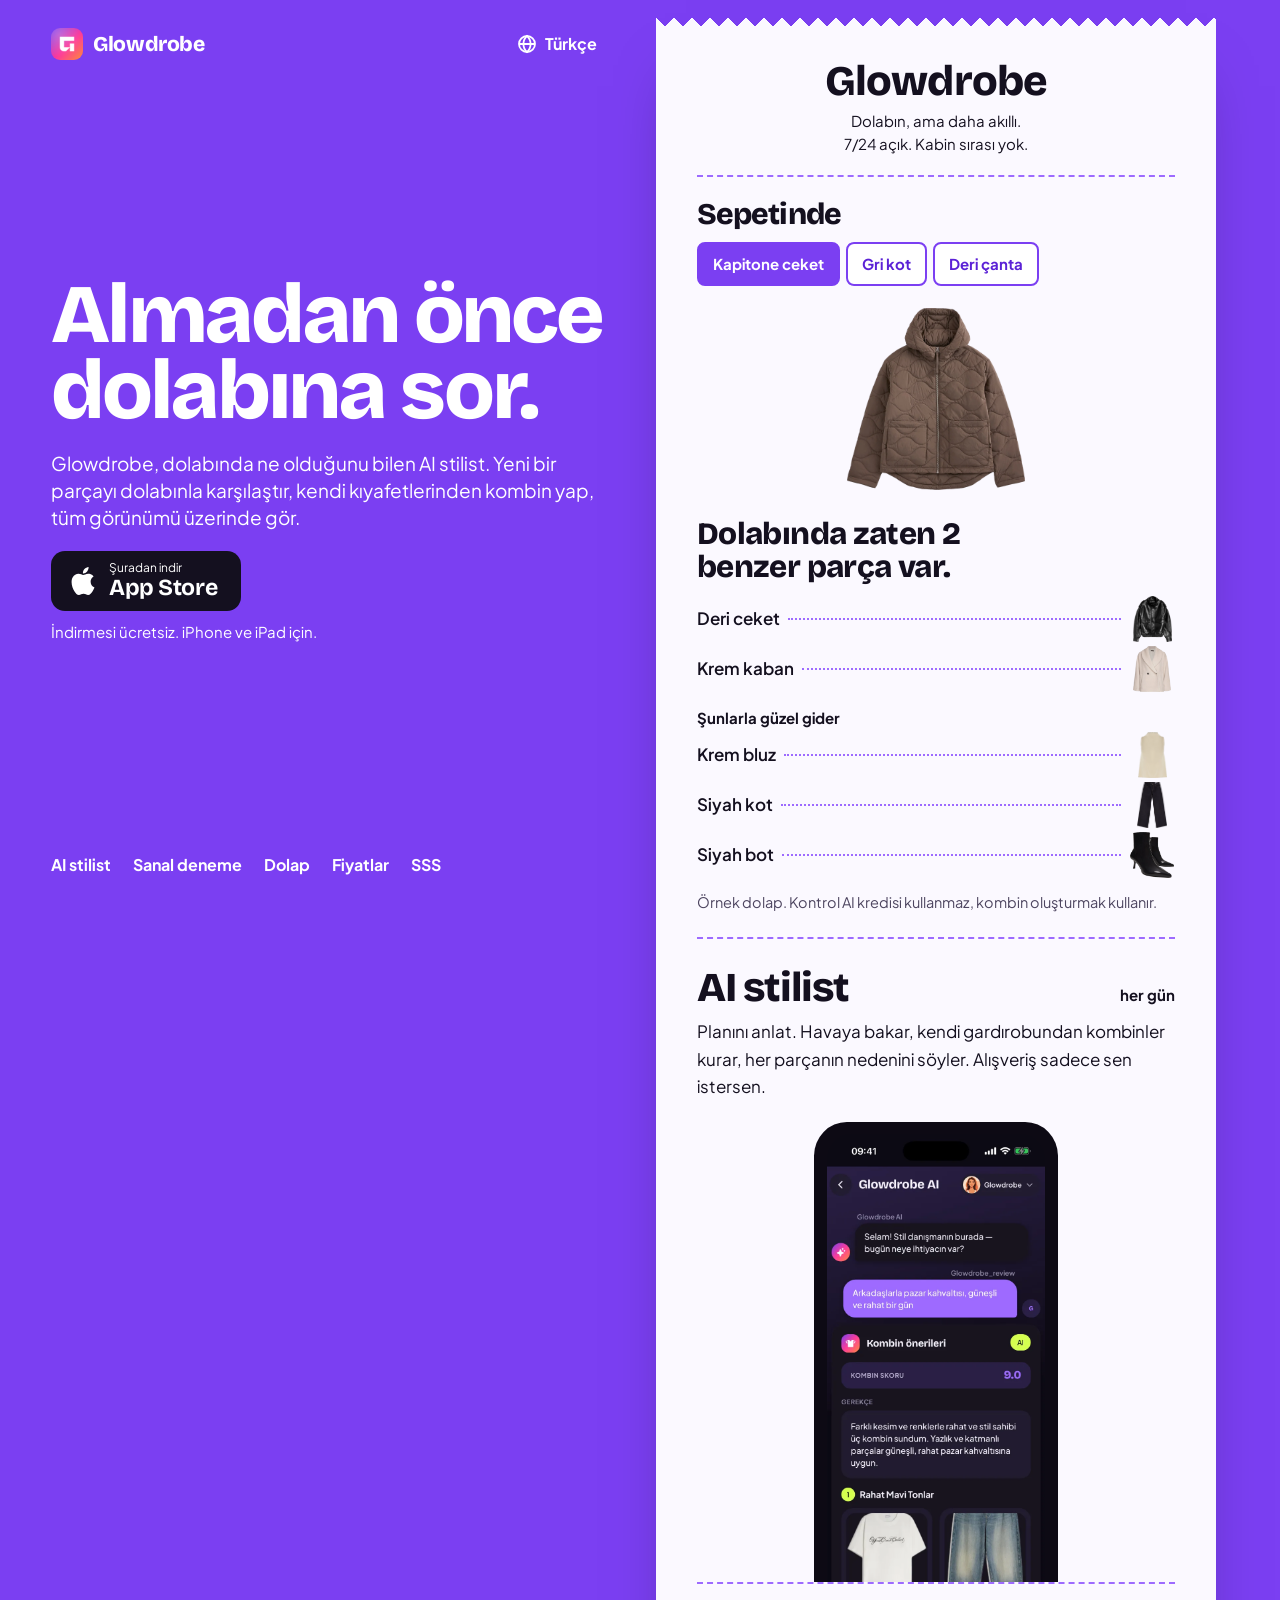
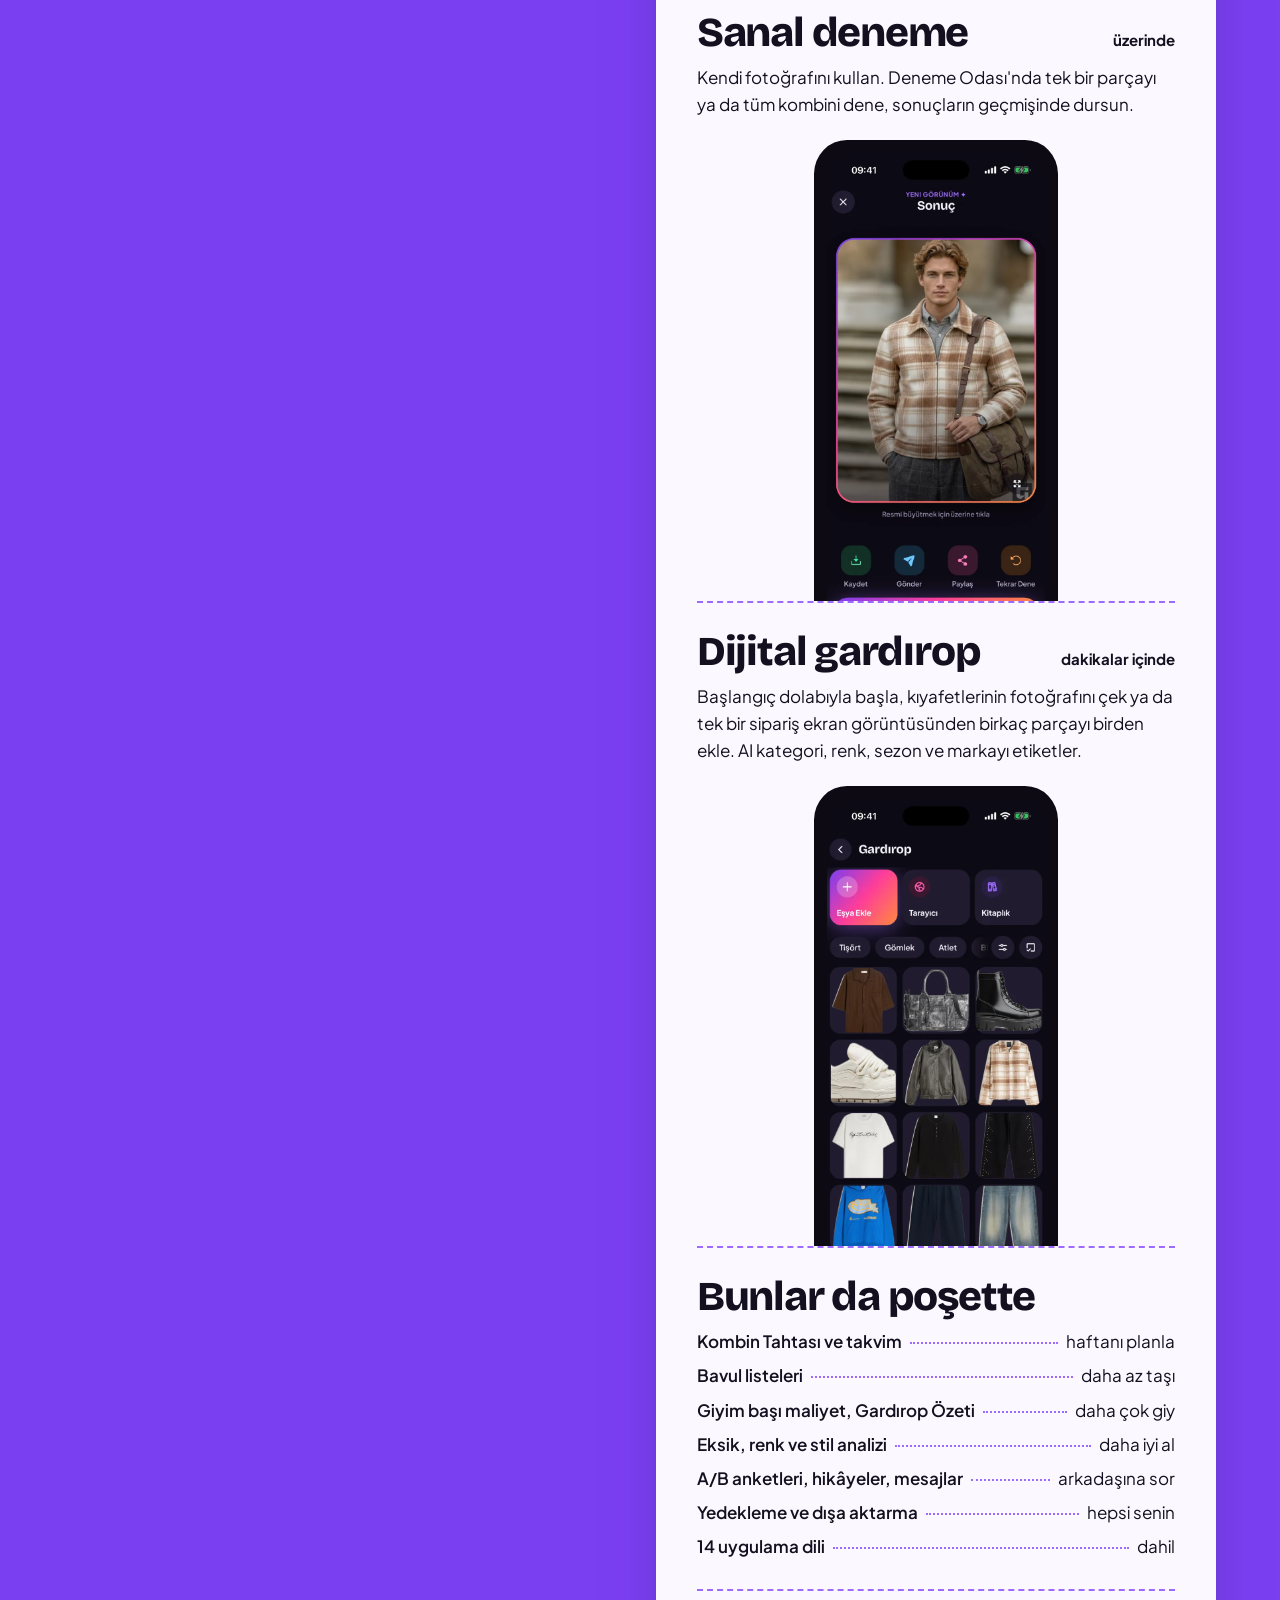
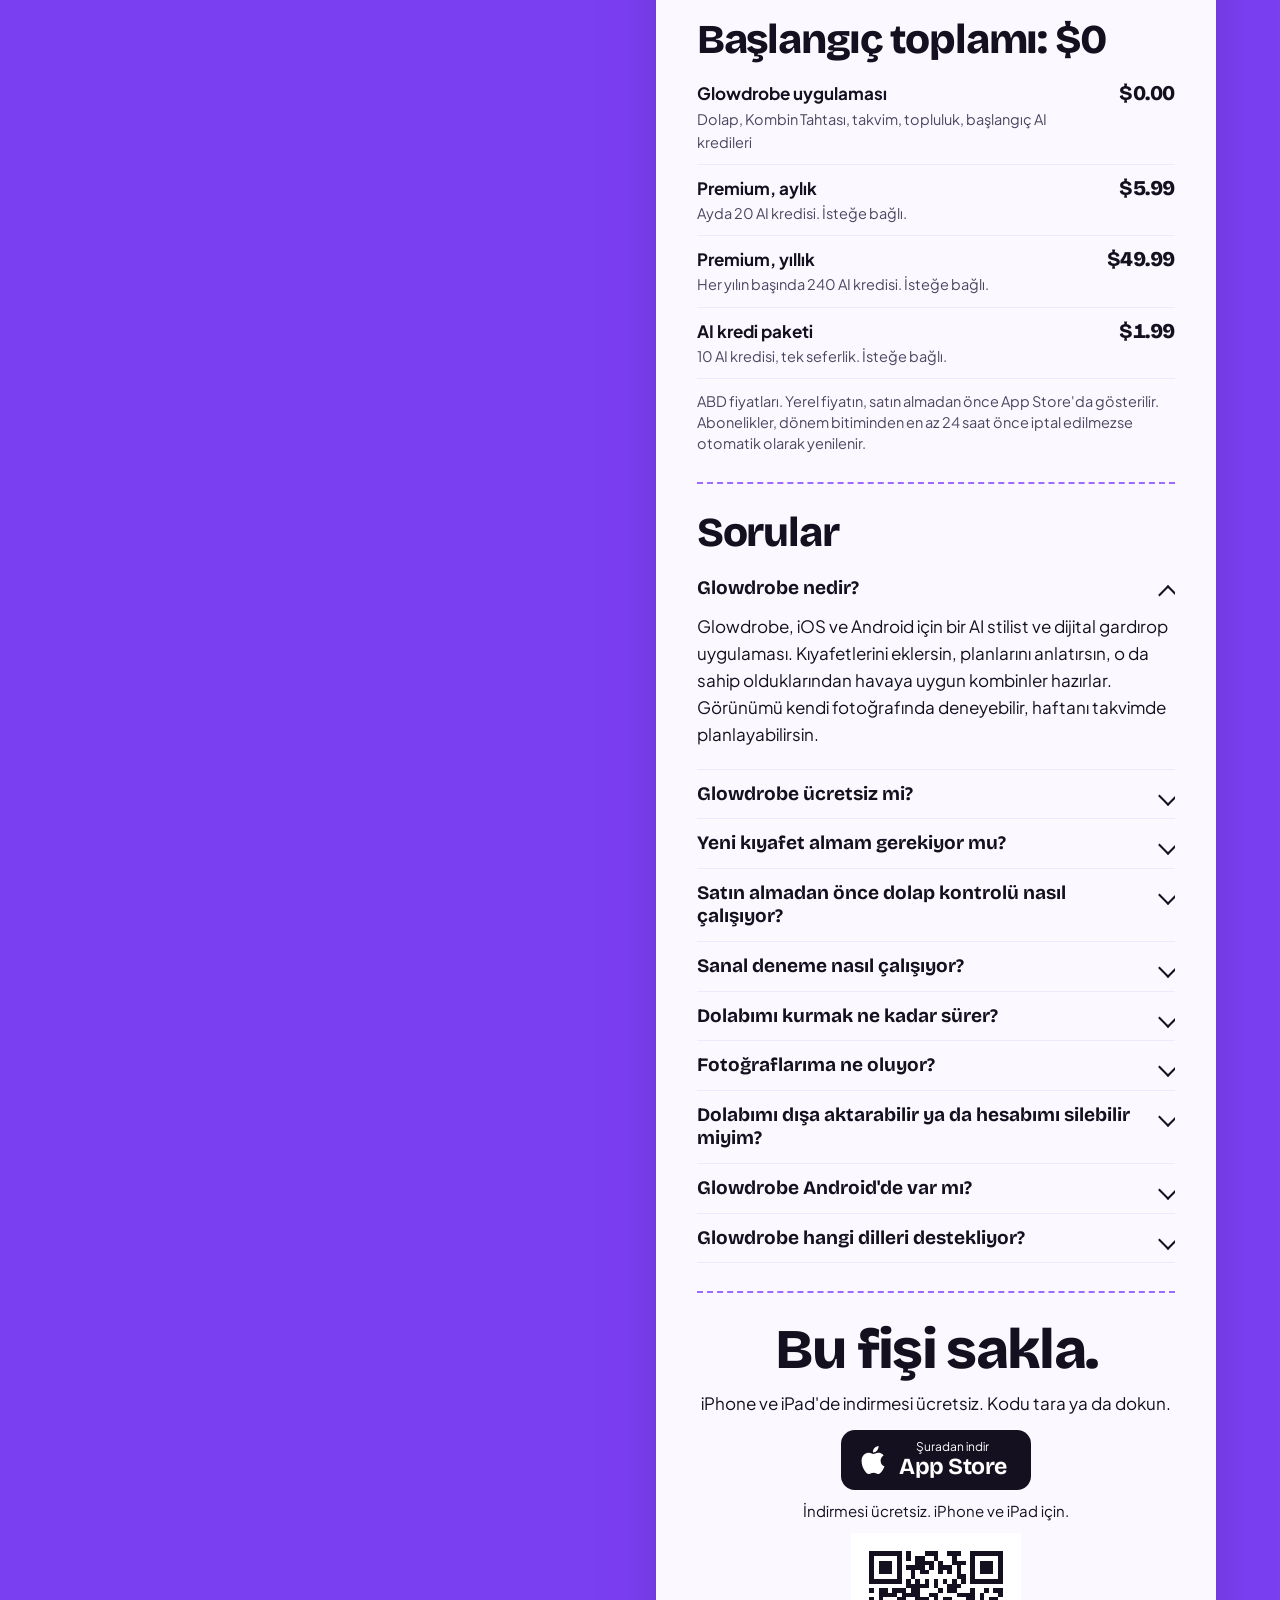
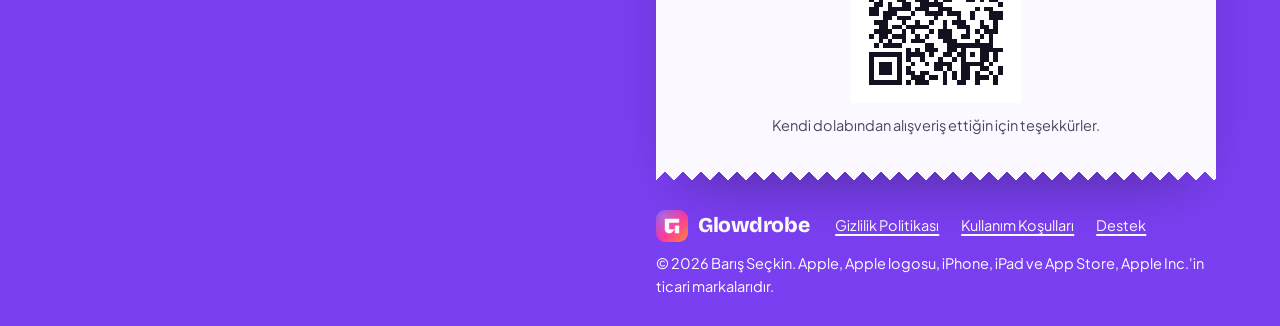
<file: tr/index.html>
<!doctype html>
<html lang="tr" dir="ltr" data-launch="live">
<head>
<meta charset="utf-8">
<meta name="viewport" content="width=device-width, initial-scale=1, viewport-fit=cover">
<title>Glowdrobe: AI Stilist, Kombin ve Gardırop Uygulaması</title>
<meta name="description" content="Glowdrobe, iOS ve Android için yapay zeka stilisti. Kıyafetlerinden kombin yap, yeni parçaları dolabınla karşılaştır, görünümü fotoğrafında gör.">
<meta name="theme-color" content="#7B3FF2">
<link rel="canonical" href="https://glowdrobe.ai/tr/">
<link rel="alternate" hreflang="en" href="https://glowdrobe.ai/">
<link rel="alternate" hreflang="ar" href="https://glowdrobe.ai/ar/">
<link rel="alternate" hreflang="de" href="https://glowdrobe.ai/de/">
<link rel="alternate" hreflang="es" href="https://glowdrobe.ai/es/">
<link rel="alternate" hreflang="fr" href="https://glowdrobe.ai/fr/">
<link rel="alternate" hreflang="id" href="https://glowdrobe.ai/id/">
<link rel="alternate" hreflang="it" href="https://glowdrobe.ai/it/">
<link rel="alternate" hreflang="ja" href="https://glowdrobe.ai/ja/">
<link rel="alternate" hreflang="ko" href="https://glowdrobe.ai/ko/">
<link rel="alternate" hreflang="nl" href="https://glowdrobe.ai/nl/">
<link rel="alternate" hreflang="pl" href="https://glowdrobe.ai/pl/">
<link rel="alternate" hreflang="pt" href="https://glowdrobe.ai/pt/">
<link rel="alternate" hreflang="ru" href="https://glowdrobe.ai/ru/">
<link rel="alternate" hreflang="tr" href="https://glowdrobe.ai/tr/">
<link rel="alternate" hreflang="x-default" href="https://glowdrobe.ai/">
<meta property="og:type" content="website">
<meta property="og:site_name" content="Glowdrobe">
<meta property="og:url" content="https://glowdrobe.ai/tr/">
<meta property="og:title" content="Glowdrobe: AI Stilist, Kombin ve Gardırop Uygulaması">
<meta property="og:description" content="Glowdrobe, iOS ve Android için yapay zeka stilisti. Kıyafetlerinden kombin yap, yeni parçaları dolabınla karşılaştır, görünümü fotoğrafında gör.">
<meta property="og:image" content="https://glowdrobe.ai/assets/og-image.jpg">
<meta property="og:image:width" content="1200">
<meta property="og:image:height" content="630">
<meta property="og:locale" content="tr_TR">
<meta name="twitter:card" content="summary_large_image">
<meta name="twitter:title" content="Glowdrobe: AI Stilist, Kombin ve Gardırop Uygulaması">
<meta name="twitter:description" content="Glowdrobe, iOS ve Android için yapay zeka stilisti. Kıyafetlerinden kombin yap, yeni parçaları dolabınla karşılaştır, görünümü fotoğrafında gör.">
<meta name="twitter:image" content="https://glowdrobe.ai/assets/og-image.jpg">
<meta name="apple-itunes-app" content="app-id=6757796829">
<link rel="icon" type="image/png" sizes="32x32" href="/assets/icons/icon-32.png">
<link rel="icon" type="image/png" sizes="192x192" href="/assets/icons/icon-192.png">
<link rel="apple-touch-icon" href="/assets/icons/icon-180.png">
<link rel="manifest" href="/site.webmanifest">
<link rel="preload" href="/assets/fonts/BricolageGrotesque_800ExtraBold.woff2" as="font" type="font/woff2" crossorigin>
<link rel="preload" href="/assets/fonts/PlusJakartaSans_400Regular.woff2" as="font" type="font/woff2" crossorigin>

<script src="/assets/js/config.js"></script>
<link rel="stylesheet" href="/assets/css/site.css">
<script src="/assets/js/site.js" defer></script>
<script src="/assets/js/pixels.js" defer></script>
<script type="application/ld+json">[{"@context": "https://schema.org", "@type": "MobileApplication", "name": "Glowdrobe", "alternateName": "Glowdrobe: AI Outfit Planner", "operatingSystem": "iOS, iPadOS", "applicationCategory": "LifestyleApplication", "description": "Glowdrobe, iOS ve Android için yapay zeka stilisti. Kıyafetlerinden kombin yap, yeni parçaları dolabınla karşılaştır, görünümü fotoğrafında gör.", "url": "https://glowdrobe.ai/tr/", "image": "https://glowdrobe.ai/assets/icons/icon-512.png", "inLanguage": "tr", "offers": {"@type": "Offer", "price": "0", "priceCurrency": "USD"}, "author": {"@type": "Person", "name": "Barış Seçkin"}, "downloadUrl": "https://apps.apple.com/app/id6757796829", "installUrl": "https://apps.apple.com/app/id6757796829"}, {"@context": "https://schema.org", "@type": "FAQPage", "inLanguage": "tr", "mainEntity": [{"@type": "Question", "name": "Glowdrobe nedir?", "acceptedAnswer": {"@type": "Answer", "text": "Glowdrobe, iOS ve Android için bir AI stilist ve dijital gardırop uygulaması. Kıyafetlerini eklersin, planlarını anlatırsın, o da sahip olduklarından havaya uygun kombinler hazırlar. Görünümü kendi fotoğrafında deneyebilir, haftanı takvimde planlayabilirsin."}}, {"@type": "Question", "name": "Glowdrobe ücretsiz mi?", "acceptedAnswer": {"@type": "Answer", "text": "İndirmesi ücretsiz. Kombin önerileri ve sanal deneme gibi AI özellikleri AI kredisi kullanır. Tek seferlik 10 AI kredisi paketi alabilir ya da Premium'a abone olabilirsin."}}, {"@type": "Question", "name": "Yeni kıyafet almam gerekiyor mu?", "acceptedAnswer": {"@type": "Answer", "text": "Hayır. Kombinler dolabından oluşturulur, alışveriş önerileri ise sadece sen istediğinde çıkar."}}, {"@type": "Question", "name": "Satın almadan önce dolap kontrolü nasıl çalışıyor?", "acceptedAnswer": {"@type": "Answer", "text": "Tarayıcından, bir ekran görüntüsünden ya da fotoğraf kütüphanenden bir ürün ekle. Glowdrobe onu dolabınla karşılaştırır ve benzer bir şeyin olup olmadığını söyler. Kontrolün kendisi AI kredisi kullanmaz."}}, {"@type": "Question", "name": "Sanal deneme nasıl çalışıyor?", "acceptedAnswer": {"@type": "Answer", "text": "Kendi fotoğrafını yükle, bir parça ya da tüm kombini seç, Glowdrobe görünümün üzerinde nasıl durduğuna dair bir önizleme oluştursun. Sonuçlar deneme geçmişine kaydedilir."}}, {"@type": "Question", "name": "Dolabımı kurmak ne kadar sürer?", "acceptedAnswer": {"@type": "Answer", "text": "Bir hafta sonu değil, dakikalar. Başlangıç dolabıyla başla, kıyafetlerinin fotoğrafını çek ya da tek bir sipariş ekran görüntüsünden birkaç parçayı birden ekle. AI her parçayı senin için etiketler."}}, {"@type": "Question", "name": "Fotoğraflarıma ne oluyor?", "acceptedAnswer": {"@type": "Answer", "text": "Fotoğraflar, istediğin özelliği sunmak için işlenir; örneğin bir parçayı etiketlemek ya da deneme oluşturmak için. Tüm ayrıntılar Gizlilik Politikası sayfamızda."}}, {"@type": "Question", "name": "Dolabımı dışa aktarabilir ya da hesabımı silebilir miyim?", "acceptedAnswer": {"@type": "Answer", "text": "İkisi de evet. Verilerini yedekleyip dışa aktarabilir, hesabını doğrudan uygulamanın içinden silebilirsin."}}, {"@type": "Question", "name": "Glowdrobe Android'de var mı?", "acceptedAnswer": {"@type": "Answer", "text": "Evet, yolda. Glowdrobe hem iOS hem Android için çok yakında geliyor."}}, {"@type": "Question", "name": "Glowdrobe hangi dilleri destekliyor?", "acceptedAnswer": {"@type": "Answer", "text": "Uygulama 14 dilde kullanılabiliyor: Almanca, Arapça, Endonezce, Felemenkçe, Fransızca, İngilizce, İspanyolca, İtalyanca, Japonca, Korece, Lehçe, Portekizce, Rusça ve Türkçe."}}]}]</script>

</head>
<body id="top">
<a class="skip" href="#main">İçeriğe geç</a>
<div class="split">
  <aside class="side" data-hero>
    <div class="side-top">
      <a class="brand" href="/tr/" aria-label="Glowdrobe ana sayfa"><img src="/assets/icons/icon-192.png" width="32" height="32" alt="">Glowdrobe</a>
      <details class="langs"><summary><span class="sr">Dil: </span><svg viewBox="0 0 20 20" aria-hidden="true"><circle cx="10" cy="10" r="8" fill="none" stroke="currentColor" stroke-width="1.8"/><path d="M2 10h16M10 2c2.4 2.2 3.6 4.9 3.6 8s-1.2 5.8-3.6 8c-2.4-2.2-3.6-4.9-3.6-8S7.6 4.2 10 2z" fill="none" stroke="currentColor" stroke-width="1.8"/></svg><span>Türkçe</span></summary><ul><li><a href="/id/" hreflang="id" lang="id">Bahasa Indonesia</a></li><li><a href="/de/" hreflang="de" lang="de">Deutsch</a></li><li><a href="/" hreflang="en" lang="en">English</a></li><li><a href="/es/" hreflang="es" lang="es">Español</a></li><li><a href="/fr/" hreflang="fr" lang="fr">Français</a></li><li><a href="/it/" hreflang="it" lang="it">Italiano</a></li><li><a href="/nl/" hreflang="nl" lang="nl">Nederlands</a></li><li><a href="/pl/" hreflang="pl" lang="pl">Polski</a></li><li><a href="/pt/" hreflang="pt" lang="pt">Português</a></li><li><a href="/tr/" hreflang="tr" lang="tr" aria-current="true">Türkçe</a></li><li><a href="/ru/" hreflang="ru" lang="ru">Русский</a></li><li><a href="/ar/" hreflang="ar" lang="ar">العربية</a></li><li><a href="/ja/" hreflang="ja" lang="ja">日本語</a></li><li><a href="/ko/" hreflang="ko" lang="ko">한국어</a></li></ul></details>
    </div>
    <div class="side-mid">
      <h1 class="">Almadan önce dolabına sor.</h1>
      <p>Glowdrobe, dolabında ne olduğunu bilen AI stilist. Yeni bir parçayı dolabınla karşılaştır, kendi kıyafetlerinden kombin yap, tüm görünümü üzerinde gör.</p>
      <div class="cta">
  <form class="notify" data-when="prelaunch" data-source="hero" novalidate>
    <label class="sr" for="n-hero">E-posta adresi</label>
    <div class="notify-row"><input id="n-hero" type="email" required autocomplete="email" inputmode="email" dir="ltr" placeholder="E-postan"><button type="submit">Bana haber ver</button></div>
    <input class="hp" type="text" name="website" tabindex="-1" autocomplete="off" aria-hidden="true">
    <p class="notify-msg" role="status" aria-live="polite"></p>
  </form>
  <a class="store" data-when="live" data-store-link href="#" rel="noopener" aria-label="Glowdrobe&#x27;u App Store&#x27;dan indir" dir="ltr"><svg viewBox="0 0 24 24" aria-hidden="true"><path fill="currentColor" d="M12.152 6.896c-.948 0-2.415-1.078-3.96-1.04-2.04.027-3.91 1.183-4.961 3.014-2.117 3.675-.546 9.103 1.519 12.09 1.013 1.454 2.208 3.09 3.792 3.039 1.52-.065 2.09-.987 3.935-.987 1.831 0 2.35.987 3.96.948 1.637-.026 2.676-1.48 3.676-2.948 1.156-1.688 1.636-3.325 1.662-3.415-.039-.013-3.182-1.221-3.22-4.857-.026-3.04 2.48-4.494 2.597-4.559-1.429-2.09-3.623-2.324-4.39-2.376-2-.156-3.675 1.09-4.61 1.09zM15.53 3.83c.843-1.012 1.4-2.427 1.245-3.83-1.207.052-2.662.805-3.532 1.818-.78.896-1.454 2.338-1.273 3.714 1.338.104 2.715-.688 3.559-1.701"/></svg><span><small>Şuradan indir</small><strong>App Store</strong></span></a>
  <p class="cta-note" data-when="prelaunch">Çok yakında iOS ve Android&#x27;de. Yayına girdiği gün tek bir e-posta.</p><p class="cta-note" data-when="live">İndirmesi ücretsiz. iPhone ve iPad için.</p>
</div>
    </div>
    <nav class="side-nav" aria-label="Bu fişte">
      <a href="#stylist">AI stilist</a><a href="#tryon">Sanal deneme</a><a href="#closet">Dolap</a><a href="#total">Fiyatlar</a><a href="#faq">SSS</a>
    </nav>
  </aside>

  <div class="col">
  <main id="main" class="paper">
    <section class="head">
      <p class="shop">Glowdrobe</p>
      <p>Dolabın, ama daha akıllı.</p>
      <p>7/24 açık. Kabin sırası yok.</p>
    </section>

    <section class="scan" aria-labelledby="scan-h">
      <h2 id="scan-h">Sepetinde</h2>
      <div class="tabs" role="tablist" aria-label="Örnek bir ürün seç">
        <button type="button" role="tab" aria-selected="true" aria-controls="result" data-p="plaid">Kapitone ceket</button>
        <button type="button" role="tab" aria-selected="false" aria-controls="result" data-p="jeans">Gri kot</button>
        <button type="button" role="tab" aria-selected="false" aria-controls="result" data-p="hoodie">Deri çanta</button>
      </div>
      <div class="scan-item">
        <img id="cart-img" src="/assets/items/quilted_jacket.webp" width="979" height="1000" alt="Kapitone ceket" fetchpriority="high" decoding="async">
        <div class="beam" aria-hidden="true"></div>
        <p class="line-check" aria-hidden="true">Dolabın kontrol ediliyor</p>
      </div>
      <div class="result" id="result" role="tabpanel" aria-live="polite">
        <p class="verdict" id="r-head">Dolabında zaten 2 benzer parça var.</p>
        <ul class="print" id="r-similar">
          <li><span>Deri ceket</span><i></i><img src="/assets/items/leather_jacket.webp" width="443" height="522" alt="" loading="lazy"></li>
          <li><span>Krem kaban</span><i></i><img src="/assets/items/cream_coat.webp" width="482" height="585" alt="" loading="lazy"></li>
        </ul>
        <p class="line">Şunlarla güzel gider</p>
        <ul class="print" id="r-goes">
          <li><span>Krem bluz</span><i></i><img src="/assets/items/cream_top.webp" width="274" height="434" alt="" loading="lazy"></li>
          <li><span>Siyah kot</span><i></i><img src="/assets/items/dark_jeans.webp" width="505" height="771" alt="" loading="lazy"></li>
          <li><span>Siyah bot</span><i></i><img src="/assets/items/boots.webp" width="589" height="610" alt="" loading="lazy"></li>
        </ul>
      </div>
      <p class="small">Örnek dolap. Kontrol AI kredisi kullanmaz, kombin oluşturmak kullanır.</p>
    </section>

    <section class="li" id="stylist">
      <h2>AI stilist <span class="qty">her gün</span></h2>
      <p>Planını anlat. Havaya bakar, kendi gardırobundan kombinler kurar, her parçanın nedenini söyler. Alışveriş sadece sen istersen.</p>
      <div class="art"><div class="phone"><img src="/assets/app/tr/ai.webp" width="700" height="1521" alt="Pazar brunch&#x27;ı için kombin öneren Glowdrobe AI sohbeti" decoding="async" loading="lazy"></div></div>
    </section>

    <section class="li" id="tryon">
      <h2>Sanal deneme <span class="qty">üzerinde</span></h2>
      <p>Kendi fotoğrafını kullan. Deneme Odası&#x27;nda tek bir parçayı ya da tüm kombini dene, sonuçların geçmişinde dursun.</p>
      <div class="art art-2"><div class="phone"><img src="/assets/app/tr/tryon.webp" width="700" height="1521" alt="Ekose ceketin bir kişinin üzerinde göründüğü deneme sonucu" decoding="async" loading="lazy"></div></div>
    </section>

    <section class="li" id="closet">
      <h2>Dijital gardırop <span class="qty">dakikalar içinde</span></h2>
      <p>Başlangıç dolabıyla başla, kıyafetlerinin fotoğrafını çek ya da tek bir sipariş ekran görüntüsünden birkaç parçayı birden ekle. AI kategori, renk, sezon ve markayı etiketler.</p>
      <div class="art"><div class="phone"><img src="/assets/app/tr/wardrobe.webp" width="700" height="1521" alt="Kıyafet kartlarıyla dijital gardırop" decoding="async" loading="lazy"></div></div>
    </section>

    <section class="li">
      <h2>Bunlar da poşette</h2>
      <ul class="extras">
        <li><span>Kombin Tahtası ve takvim</span><i></i><span>haftanı planla</span></li>
        <li><span>Bavul listeleri</span><i></i><span>daha az taşı</span></li>
        <li><span>Giyim başı maliyet, Gardırop Özeti</span><i></i><span>daha çok giy</span></li>
        <li><span>Eksik, renk ve stil analizi</span><i></i><span>daha iyi al</span></li>
        <li><span>A/B anketleri, hikâyeler, mesajlar</span><i></i><span>arkadaşına sor</span></li>
        <li><span>Yedekleme ve dışa aktarma</span><i></i><span>hepsi senin</span></li>
        <li><span>14 uygulama dili</span><i></i><span>dahil</span></li>
      </ul>
    </section>

    <section class="li" id="total">
      <h2>Başlangıç toplamı: $0</h2>
      <table class="prices">
        <caption class="sr">ABD doları cinsinden Glowdrobe planları ve fiyatları</caption>
        <thead class="sr"><tr><th scope="col">Plan</th><th scope="col">Fiyat</th></tr></thead>
        <tbody>
          <tr><th scope="row">Glowdrobe uygulaması<small>Dolap, Kombin Tahtası, takvim, topluluk, başlangıç AI kredileri</small></th><td dir="ltr">$0.00</td></tr>
          <tr><th scope="row">Premium, aylık<small>Ayda 20 AI kredisi. İsteğe bağlı.</small></th><td dir="ltr">$5.99</td></tr>
          <tr><th scope="row">Premium, yıllık<small>Her yılın başında 240 AI kredisi. İsteğe bağlı.</small></th><td dir="ltr">$49.99</td></tr>
          <tr><th scope="row">AI kredi paketi<small>10 AI kredisi, tek seferlik. İsteğe bağlı.</small></th><td dir="ltr">$1.99</td></tr>
        </tbody>
      </table>
      <p class="small">ABD fiyatları. Yerel fiyatın, satın almadan önce App Store&#x27;da gösterilir. Abonelikler, dönem bitiminden en az 24 saat önce iptal edilmezse otomatik olarak yenilenir.</p>
    </section>

    <section class="li" id="faq">
      <h2>Sorular</h2>
      <div class="faq"><details open><summary>Glowdrobe nedir?</summary><p>Glowdrobe, iOS ve Android için bir AI stilist ve dijital gardırop uygulaması. Kıyafetlerini eklersin, planlarını anlatırsın, o da sahip olduklarından havaya uygun kombinler hazırlar. Görünümü kendi fotoğrafında deneyebilir, haftanı takvimde planlayabilirsin.</p></details>
<details><summary>Glowdrobe ücretsiz mi?</summary><p>İndirmesi ücretsiz. Kombin önerileri ve sanal deneme gibi AI özellikleri AI kredisi kullanır. Tek seferlik 10 AI kredisi paketi alabilir ya da Premium'a abone olabilirsin.</p></details>
<details><summary>Yeni kıyafet almam gerekiyor mu?</summary><p>Hayır. Kombinler dolabından oluşturulur, alışveriş önerileri ise sadece sen istediğinde çıkar.</p></details>
<details><summary>Satın almadan önce dolap kontrolü nasıl çalışıyor?</summary><p>Tarayıcından, bir ekran görüntüsünden ya da fotoğraf kütüphanenden bir ürün ekle. Glowdrobe onu dolabınla karşılaştırır ve benzer bir şeyin olup olmadığını söyler. Kontrolün kendisi AI kredisi kullanmaz.</p></details>
<details><summary>Sanal deneme nasıl çalışıyor?</summary><p>Kendi fotoğrafını yükle, bir parça ya da tüm kombini seç, Glowdrobe görünümün üzerinde nasıl durduğuna dair bir önizleme oluştursun. Sonuçlar deneme geçmişine kaydedilir.</p></details>
<details><summary>Dolabımı kurmak ne kadar sürer?</summary><p>Bir hafta sonu değil, dakikalar. Başlangıç dolabıyla başla, kıyafetlerinin fotoğrafını çek ya da tek bir sipariş ekran görüntüsünden birkaç parçayı birden ekle. AI her parçayı senin için etiketler.</p></details>
<details><summary>Fotoğraflarıma ne oluyor?</summary><p>Fotoğraflar, istediğin özelliği sunmak için işlenir; örneğin bir parçayı etiketlemek ya da deneme oluşturmak için. Tüm ayrıntılar <a href="https://legal.glowdrobe.ai/privacy-policy" target="_blank" rel="noopener">Gizlilik Politikası</a> sayfamızda.</p></details>
<details><summary>Dolabımı dışa aktarabilir ya da hesabımı silebilir miyim?</summary><p>İkisi de evet. Verilerini yedekleyip dışa aktarabilir, hesabını doğrudan uygulamanın içinden silebilirsin.</p></details>
<details><summary>Glowdrobe Android&#x27;de var mı?</summary><p>Evet, yolda. Glowdrobe hem iOS hem Android için çok yakında geliyor.</p></details>
<details><summary>Glowdrobe hangi dilleri destekliyor?</summary><p>Uygulama 14 dilde kullanılabiliyor: Almanca, Arapça, Endonezce, Felemenkçe, Fransızca, İngilizce, İspanyolca, İtalyanca, Japonca, Korece, Lehçe, Portekizce, Rusça ve Türkçe.</p></details></div>
    </section>

    <section class="li last" id="close" data-close>
      <h2>Bu fişi sakla.</h2>
      <p data-when="prelaunch">Glowdrobe çok yakında iOS ve Android&#x27;de. E-postanı bırak, geldiği gün haber verelim.</p>
      <p data-when="live">iPhone ve iPad&#x27;de indirmesi ücretsiz. Kodu tara ya da dokun.</p>
      <div class="cta">
  <form class="notify" data-when="prelaunch" data-source="close" novalidate>
    <label class="sr" for="n-close">E-posta adresi</label>
    <div class="notify-row"><input id="n-close" type="email" required autocomplete="email" inputmode="email" dir="ltr" placeholder="E-postan"><button type="submit">Bana haber ver</button></div>
    <input class="hp" type="text" name="website" tabindex="-1" autocomplete="off" aria-hidden="true">
    <p class="notify-msg" role="status" aria-live="polite"></p>
  </form>
  <a class="store" data-when="live" data-store-link href="#" rel="noopener" aria-label="Glowdrobe&#x27;u App Store&#x27;dan indir" dir="ltr"><svg viewBox="0 0 24 24" aria-hidden="true"><path fill="currentColor" d="M12.152 6.896c-.948 0-2.415-1.078-3.96-1.04-2.04.027-3.91 1.183-4.961 3.014-2.117 3.675-.546 9.103 1.519 12.09 1.013 1.454 2.208 3.09 3.792 3.039 1.52-.065 2.09-.987 3.935-.987 1.831 0 2.35.987 3.96.948 1.637-.026 2.676-1.48 3.676-2.948 1.156-1.688 1.636-3.325 1.662-3.415-.039-.013-3.182-1.221-3.22-4.857-.026-3.04 2.48-4.494 2.597-4.559-1.429-2.09-3.623-2.324-4.39-2.376-2-.156-3.675 1.09-4.61 1.09zM15.53 3.83c.843-1.012 1.4-2.427 1.245-3.83-1.207.052-2.662.805-3.532 1.818-.78.896-1.454 2.338-1.273 3.714 1.338.104 2.715-.688 3.559-1.701"/></svg><span><small>Şuradan indir</small><strong>App Store</strong></span></a>
  <p class="cta-note" data-when="prelaunch">Çok yakında iOS ve Android&#x27;de. Yayına girdiği gün tek bir e-posta.</p><p class="cta-note" data-when="live">İndirmesi ücretsiz. iPhone ve iPad için.</p>
</div>
      <div class="barcode" data-when="prelaunch" aria-hidden="true"><svg viewBox="0 0 270 60" preserveAspectRatio="none" fill="currentColor"><rect x="0" width="2" height="60"/><rect x="4" width="1" height="60"/><rect x="7" width="1" height="60"/><rect x="11" width="4" height="60"/><rect x="17" width="1" height="60"/><rect x="20" width="2" height="60"/><rect x="25" width="4" height="60"/><rect x="30" width="1" height="60"/><rect x="33" width="1" height="60"/><rect x="35" width="1" height="60"/><rect x="38" width="4" height="60"/><rect x="43" width="3" height="60"/><rect x="47" width="4" height="60"/><rect x="54" width="3" height="60"/><rect x="60" width="1" height="60"/><rect x="63" width="1" height="60"/><rect x="66" width="3" height="60"/><rect x="72" width="4" height="60"/><rect x="77" width="1" height="60"/><rect x="81" width="1" height="60"/><rect x="83" width="1" height="60"/><rect x="85" width="4" height="60"/><rect x="92" width="1" height="60"/><rect x="96" width="1" height="60"/><rect x="100" width="2" height="60"/><rect x="104" width="1" height="60"/><rect x="108" width="4" height="60"/><rect x="113" width="3" height="60"/><rect x="118" width="2" height="60"/><rect x="122" width="3" height="60"/><rect x="127" width="2" height="60"/><rect x="131" width="1" height="60"/><rect x="135" width="2" height="60"/><rect x="139" width="1" height="60"/><rect x="142" width="1" height="60"/><rect x="146" width="4" height="60"/><rect x="152" width="1" height="60"/><rect x="155" width="2" height="60"/><rect x="160" width="4" height="60"/><rect x="165" width="1" height="60"/><rect x="168" width="1" height="60"/><rect x="170" width="1" height="60"/><rect x="173" width="4" height="60"/><rect x="178" width="3" height="60"/><rect x="182" width="4" height="60"/><rect x="189" width="3" height="60"/><rect x="195" width="1" height="60"/><rect x="198" width="1" height="60"/><rect x="201" width="3" height="60"/><rect x="207" width="4" height="60"/><rect x="212" width="1" height="60"/><rect x="216" width="1" height="60"/><rect x="218" width="1" height="60"/><rect x="220" width="4" height="60"/><rect x="227" width="1" height="60"/><rect x="231" width="1" height="60"/><rect x="235" width="2" height="60"/><rect x="239" width="1" height="60"/><rect x="243" width="4" height="60"/><rect x="248" width="3" height="60"/><rect x="253" width="2" height="60"/><rect x="257" width="3" height="60"/><rect x="262" width="2" height="60"/><rect x="266" width="1" height="60"/></svg></div>
      <figure class="qr" data-when="live"><img src="/assets/qr-appstore.svg" width="170" height="170" alt="App Store&#x27;daki Glowdrobe&#x27;a giden QR kod" loading="lazy"></figure>
      <p class="small center">Kendi dolabından alışveriş ettiğin için teşekkürler.</p>
    </section>

  </main>
    <footer class="foot"><div class="foot-in">
      <a class="brand" href="/tr/"><img src="/assets/icons/icon-192.png" width="32" height="32" alt="" loading="lazy">Glowdrobe</a>
      <nav aria-label="Yasal"><a href="https://legal.glowdrobe.ai/privacy-policy" target="_blank" rel="noopener">Gizlilik Politikası</a><a href="https://legal.glowdrobe.ai/terms-of-use" target="_blank" rel="noopener">Kullanım Koşulları</a><a href="https://legal.glowdrobe.ai/support" target="_blank" rel="noopener">Destek</a></nav>
      <p class="legal">© 2026 Barış Seçkin. Apple, Apple logosu, iPhone, iPad ve App Store, Apple Inc.&#x27;in ticari markalarıdır.</p>
    </div></footer>
  </div>
</div>
<div class="dock"><a href="#close" data-when="prelaunch">Çıkınca bana haber ver</a><a data-when="live" data-store-link href="#" rel="noopener">App Store&#x27;dan indir</a></div>
<script id="gd-i18n" type="application/json">{"in_cart_suffix": "sepette", "similar_two": "Dolabında zaten 2 benzer parça var.", "similar_none": "Dolabında buna benzer bir şey yok — yeni bir parça olur.", "p_plaid": "Kapitone ceket", "p_jeans": "Gri kot", "p_hoodie": "Deri çanta", "i_leather": "Deri ceket", "i_shirt": "Krem kaban", "i_tee": "Krem bluz", "i_navy": "Siyah kot", "i_boots": "Siyah bot", "i_light": "Açık renk kot", "i_henley": "Siyah bluz", "i_sneakers": "Bordo loafer", "i_bag": "Deri çanta", "err_email": "Bu e-posta pek doğru görünmüyor. Kontrol edip tekrar dene.", "mail_subject": "Glowdrobe lansman listesi", "mail_body": "Glowdrobe yayına girince bana haber verin:", "mail_opened": "Posta uygulaman açıldıysa gönder'e bas, listeye girersin. Açılmadıysa contact@glowdrobe.ai adresine yaz.", "adding": "Ekliyoruz...", "added": "Listedesin. Yayına girdiği gün sana e-posta atacağız.", "err_send": "Gönderilemedi. Birazdan tekrar dene.", "consent_text": "Reklamlarımızı ölçmek için Meta ve TikTok çerezlerini kullanmak istiyoruz. Karar senin.", "consent_accept": "Kabul et", "consent_decline": "Hayır, teşekkürler", "consent_policy": "Gizlilik Politikası"}</script>
</body>
</html>
</file>
<file: assets/css/site.css>
@font-face { font-family: "Bricolage"; src: url("/assets/fonts/BricolageGrotesque_700Bold.woff2") format("woff2"); font-weight: 700; font-display: swap; }
@font-face { font-family: "Bricolage"; src: url("/assets/fonts/BricolageGrotesque_800ExtraBold.woff2") format("woff2"); font-weight: 800; font-display: swap; }
@font-face { font-family: "Jakarta"; src: url("/assets/fonts/PlusJakartaSans_400Regular.woff2") format("woff2"); font-weight: 400; font-display: swap; }
@font-face { font-family: "Jakarta"; src: url("/assets/fonts/PlusJakartaSans_600SemiBold.woff2") format("woff2"); font-weight: 600; font-display: swap; }
@font-face { font-family: "Jakarta"; src: url("/assets/fonts/PlusJakartaSans_700Bold.woff2") format("woff2"); font-weight: 700; font-display: swap; }

:root {
  --violet: #7B3FF2;
  --violet-deep: #5B21D6;
  --violet-bright: #9D6BFF;
  --pink: #FF3D9A;
  --tangerine: #FF8A3D;
  --lime: #C6F432;
  --ink: #14101F;
  --lilac: #FBF9FF;
  --lilac-2: #EFE8FF;
  --ink-soft: #4D4560;
  --display: "Bricolage", "Avenir Next", system-ui, sans-serif;
  --body: "Jakarta", "Avenir Next", system-ui, sans-serif;
  --gutter: clamp(16px, 4vw, 56px);
  --ease: cubic-bezier(.16, 1, .3, 1);
}

*, *::before, *::after { box-sizing: border-box; }
html { -webkit-text-size-adjust: 100%; scroll-behavior: smooth; scroll-padding-top: 88px; scrollbar-color: var(--violet) transparent; }
body { margin: 0; font: 400 17px/1.6 var(--body); color: var(--ink); background: var(--lilac); -webkit-font-smoothing: antialiased; overflow-wrap: break-word; }
img { display: block; max-width: 100%; height: auto; }
h1, h2, h3, p, ul, ol, figure, dl, dd { margin: 0; padding: 0; }
ul, ol { list-style: none; }
h1, h2, h3 { font-family: var(--display); font-weight: 800; line-height: 1.02; letter-spacing: -.03em; text-wrap: balance; }
a { color: inherit; text-underline-offset: .2em; text-decoration-thickness: 1.5px; }
button, input { font: inherit; color: inherit; }
button { cursor: pointer; }
::selection { background: var(--lime); color: var(--ink); }
:focus-visible { outline: 3px solid var(--ink); outline-offset: 3px; border-radius: 4px; box-shadow: 0 0 0 3px var(--lime); }

.skip { position: absolute; inset-inline-start: 12px; top: -80px; z-index: 100; padding: 10px 16px; background: var(--ink); color: #fff; border-radius: 10px; }
.skip:focus { top: 12px; }
.sr { position: absolute; width: 1px; height: 1px; overflow: hidden; clip-path: inset(50%); white-space: nowrap; }

/* The launch switch: copy for the other state stays out of the way. */
html[data-launch="prelaunch"] [data-when="live"],
html[data-launch="live"] [data-when="prelaunch"] { display: none !important; }

.brand { display: inline-flex; align-items: center; gap: 10px; font: 800 21px/1 var(--display); letter-spacing: -.02em; text-decoration: none; }
.brand img { width: 32px; height: 32px; border-radius: 9px; }

/* CTA */
.cta { display: flex; flex-direction: column; gap: 10px; align-items: flex-start; max-width: 460px; width: 100%; }
.notify { width: 100%; }
.notify-row { display: flex; gap: 6px; padding: 6px; background: #fff; border: 2px solid var(--ink); border-radius: 999px; transition: box-shadow .25s; }
.notify-row:focus-within { box-shadow: 0 0 0 4px var(--focus-ring, rgba(123, 63, 242, .35)); }
.notify input { flex: 1; min-width: 0; padding-block: 10px; padding-inline: 18px 8px; border: 0; background: transparent; color: var(--ink); outline: 0; font-size: 16px; }
.notify input::placeholder { color: #6B6280; }
.notify button { flex: none; min-height: 46px; padding: 0 22px; border: 0; border-radius: 999px; background: var(--ink); color: #fff; font-weight: 700; font-size: 16px; white-space: nowrap; transition: transform .2s var(--ease), background .2s; }
.notify button:hover { background: var(--violet-deep); }
.notify button:active { transform: scale(.97); }
.notify button:disabled { opacity: .55; cursor: progress; }
.notify-msg { min-height: 0; margin-top: 8px; font-size: 15px; font-weight: 600; }
.notify-msg:empty { display: none; }
.notify.is-done .notify-row { display: none; }
.cta-note { font-size: 15px; line-height: 1.4; }

.store { display: inline-flex; align-items: center; gap: 12px; min-height: 60px; padding-block: 8px; padding-inline: 18px 24px; background: var(--ink); color: #fff; border-radius: 14px; text-decoration: none; transition: transform .2s var(--ease); }
.store:hover { transform: translateY(-2px); }
.store svg { width: 28px; height: 28px; flex: none; }
.store small { display: block; font-size: 12px; line-height: 1.1; }
.store strong { display: block; font: 700 23px/1.1 var(--display); letter-spacing: -.01em; }

/* Phone that holds a real app screen */
.phone { position: relative; width: var(--w, 280px); aspect-ratio: 1320 / 2868; padding: 2.6%; background: #0D0A14; border-radius: 13.5% / 6.4%; box-shadow: 0 2px 0 rgba(255, 255, 255, .14) inset, 0 28px 60px -18px rgba(20, 16, 31, .55); }
.phone img { width: 100%; height: 100%; object-fit: cover; border-radius: 11.5% / 5.4%; }

/* Pricing + FAQ share semantics across concepts; each concept styles the skin. */
.faq details { border-bottom: 1.5px solid currentColor; }
.faq summary { display: flex; justify-content: space-between; gap: 16px; padding: 18px 0; font: 700 clamp(19px, 2vw, 23px)/1.2 var(--display); cursor: pointer; list-style: none; }
.faq summary::-webkit-details-marker { display: none; }
.faq summary::after { content: ""; flex: none; width: 14px; height: 14px; margin-top: 6px; border-right: 2.5px solid; border-bottom: 2.5px solid; transform: rotate(45deg); transition: transform .3s var(--ease); }
.faq details[open] summary::after { transform: translateY(5px) rotate(-135deg); }
.faq details p { max-width: 68ch; padding-bottom: 20px; }
.faq a { font-weight: 600; }

.foot { padding: 28px var(--gutter) 32px; font-size: 14.5px; }
.foot-in { display: flex; flex-wrap: wrap; align-items: center; gap: 10px 26px; }
.foot nav { display: flex; flex-wrap: wrap; gap: 8px 22px; }
.foot .legal { flex-basis: 100%; opacity: .78; }

/* Phone-only sticky CTA */
.dock { position: fixed; z-index: 40; left: 12px; right: 12px; bottom: max(12px, env(safe-area-inset-bottom)); display: none; }
@media (max-width: 760px) {
  .dock { display: block; transform: translateY(140%); transition: transform .4s var(--ease); }
  .dock.is-on { transform: none; }
  .dock a { display: flex; align-items: center; justify-content: center; min-height: 54px; padding: 0 20px; border-radius: 999px; background: var(--ink); color: #fff; font-weight: 700; text-decoration: none; box-shadow: 0 14px 30px -10px rgba(20, 16, 31, .6); }
}

@media (prefers-reduced-motion: reduce) {
  html { scroll-behavior: auto; }
  *, *::before, *::after { animation-duration: .01ms !important; animation-iteration-count: 1 !important; transition-duration: .01ms !important; }
}

body { background: var(--violet); color: #fff; --focus-ring: rgba(255, 255, 255, .85); }
.split { display: grid; grid-template-columns: minmax(0, 1.08fr) minmax(0, 1fr); gap: clamp(20px, 4vw, 72px); padding-inline-end: clamp(20px, 5vw, 88px); }
.side { position: sticky; top: 0; height: 100svh; min-height: 620px; display: flex; flex-direction: column; justify-content: space-between; padding-block: 22px; padding-inline-start: var(--gutter); }
.side-mid { display: grid; gap: 20px; }
.side h1 { font-size: clamp(3.2rem, 6.5vw, 6rem); line-height: .92; letter-spacing: -.04em; }
.side-mid > p { max-width: 44ch; font-size: 19px; line-height: 1.42; }
.side-nav { display: flex; flex-wrap: wrap; gap: 6px 22px; font-weight: 700; font-size: 16px; }
.side-nav a { text-decoration: none; }
.side-nav a:hover { text-decoration: underline; }

.paper { --edge: 9px; position: relative; margin-top: 26px; padding: 34px clamp(20px, 3.2vw, 44px) 0; background: #fff; color: var(--ink); box-shadow: 0 30px 60px -30px rgba(20, 16, 31, .5); min-width: 0; }
/* Torn top edge, drawn as a repeating notch so it stays crisp at any width. */
.paper::before { content: ""; position: absolute; left: 0; right: 0; top: calc(var(--edge) * -1); height: var(--edge); background: linear-gradient(135deg, transparent 50%, #fff 50%) 0 0 / 18px 18px repeat-x, linear-gradient(225deg, transparent 50%, #fff 50%) 0 0 / 18px 18px repeat-x; }
.head { text-align: center; padding-bottom: 20px; border-bottom: 2px dashed var(--ink); font-size: 15px; line-height: 1.5; }
.shop { font: 800 42px/1 var(--display); letter-spacing: -.03em; margin-bottom: 8px; }

.scan { padding: 22px 0 24px; border-bottom: 2px dashed var(--ink); }
.scan h2 { font-size: 30px; margin-bottom: 12px; }
.tabs { display: flex; flex-wrap: wrap; gap: 6px; }
.tabs button { min-height: 44px; padding: 0 14px; border: 2px solid var(--ink); border-radius: 8px; background: #fff; font-weight: 700; font-size: 15px; transition: background .2s, color .2s; }
.tabs button:hover { background: var(--lilac-2); }
.tabs button[aria-selected="true"] { background: var(--ink); color: #fff; }
.scan-item { position: relative; display: grid; place-items: center; height: clamp(170px, 23vh, 240px); margin-top: 14px; overflow: hidden; background: #FFF1E6; border-radius: 10px; }
.scan-item img { position: absolute; inset: 6%; width: 88%; height: 88%; object-fit: contain; }
.beam { position: absolute; left: 0; right: 0; top: 0; height: 3px; background: var(--pink); box-shadow: 0 6px 18px 4px rgba(255, 61, 154, .55); opacity: 0; }
.is-scanning .beam { opacity: 1; animation: beam .95s var(--ease) both; }
@keyframes beam { from { transform: translateY(0); } to { transform: translateY(300px); } }

.result { margin-top: 14px; }
.line { font-weight: 700; font-size: 15px; }
.verdict { margin: 4px 0 10px; font: 800 clamp(24px, 2.6vw, 31px)/1.08 var(--display); letter-spacing: -.02em; }
.row-imgs { display: flex; gap: 8px; margin-bottom: 12px; }
.row-imgs[hidden] { display: none; }
.row-imgs img { width: 74px; height: 74px; padding: 6px; object-fit: contain; background: #F4F0FA; border-radius: 10px; }
.is-scanning .result > * { opacity: .25; }
.is-done .result > * { animation: print .45s var(--ease) backwards; }
.is-done .result > :nth-child(2) { animation-delay: .08s; }
.is-done .result > :nth-child(3) { animation-delay: .16s; }
.is-done .result > :nth-child(4) { animation-delay: .24s; }
.is-done .result > :nth-child(5) { animation-delay: .32s; }
@keyframes print { from { opacity: 0; transform: translateY(-8px); } }
.small { font-size: 14.5px; line-height: 1.45; color: var(--ink-soft); }
.center { text-align: center; }

.li { padding: 28px 0; border-bottom: 2px dashed var(--ink); overflow: hidden; }
.li h2 { display: flex; justify-content: space-between; align-items: baseline; gap: 16px; font-size: clamp(30px, 3.2vw, 42px); margin-bottom: 10px; }
.qty { flex: none; font: 700 15px var(--body); letter-spacing: 0; }
.art { display: flex; justify-content: center; gap: 14px; margin: 22px 0 -96px; --w: clamp(200px, 19vw, 262px); }
.art-2 { --w: clamp(150px, 15vw, 218px); }
.extras { display: grid; gap: 7px; }
.extras li { display: flex; align-items: baseline; gap: 8px; }
.extras li span:first-child { font-weight: 600; }
.extras i { flex: 1; min-width: 16px; border-bottom: 2px dotted var(--ink); transform: translateY(-4px); }
.extras li span:last-child { flex: none; }
.prices { width: 100%; border-collapse: collapse; margin-bottom: 12px; }
.prices th, .prices td { padding: 10px 0; text-align: start; vertical-align: top; border-bottom: 1.5px solid var(--lilac-2); }
.prices tbody th { font-weight: 700; padding-inline-end: 16px; }
.prices small { display: block; font-weight: 400; font-size: 14.5px; color: var(--ink-soft); }
.prices td { text-align: end; font: 800 21px/1.3 var(--display); font-variant-numeric: tabular-nums; }
.paper .faq details { border-bottom: 1.5px solid var(--lilac-2); }
.paper .faq summary { font-size: 19px; padding: 13px 0; }

.last { display: grid; justify-items: center; gap: 12px; text-align: center; border-bottom: 0; }
.last h2 { font-size: clamp(38px, 4.4vw, 56px); margin: 0; }
.last .cta { align-items: center; }
.barcode { width: 100%; max-width: 340px; margin-top: 12px; }
.foot { margin: 0 calc(clamp(20px, 3.2vw, 44px) * -1); padding-inline: clamp(20px, 3.2vw, 44px); background: var(--ink); color: #fff; }

@media (max-width: 960px) {
  .split { grid-template-columns: 1fr; padding-inline-end: 0; gap: 0; }
  .side { position: static; height: auto; min-height: 0; gap: 30px; padding: 16px var(--gutter) 26px; }
  .side .langs ul { inset-inline-end: 0; }
  .side h1 { font-size: clamp(3rem, 14.5vw, 5.4rem); }
  .side-nav { display: none; }
  .paper { margin: 8px var(--gutter) 0; padding-inline: 18px; }
  .foot { margin: 0 -18px; padding-inline: 18px; padding-bottom: 96px; }
  .art { --w: min(52vw, 240px); }
  .art-2 { --w: min(38vw, 190px); }
}

/* Language menu */
.side-top { display: flex; justify-content: space-between; align-items: center; gap: 16px; }
.langs { position: relative; }
.langs summary { display: flex; align-items: center; gap: 8px; min-height: 44px; padding-inline: 8px; font-weight: 700; font-size: 16px; cursor: pointer; list-style: none; }
.langs summary::-webkit-details-marker { display: none; }
.langs summary svg { width: 20px; height: 20px; }
.langs ul { position: absolute; z-index: 20; top: 100%; inset-inline-end: 0; width: max-content; max-height: 70vh; overflow-y: auto; padding: 8px; background: #fff; color: var(--ink); border: 2px solid var(--ink); border-radius: 12px; columns: 2; column-gap: 8px; }
.langs a { display: block; padding: 8px 10px; border-radius: 8px; text-decoration: none; break-inside: avoid; }
.langs a:hover { background: var(--lilac-2); }
.langs a[aria-current] { font-weight: 700; background: var(--ink); color: #fff; }

/* Scripts the brand faces don't cover use the platform's own type, untracked. */
html:lang(ru) { --display: "Helvetica Neue", "Segoe UI", Roboto, Arial, sans-serif; --body: "Helvetica Neue", "Segoe UI", Roboto, Arial, sans-serif; }
html:lang(ar) { --display: "SF Arabic", "Geeza Pro", "Noto Sans Arabic", "Segoe UI", Tahoma, sans-serif; --body: "SF Arabic", "Geeza Pro", "Noto Sans Arabic", "Segoe UI", Tahoma, sans-serif; }
html:lang(ja) { --display: "Hiragino Sans", "Hiragino Kaku Gothic ProN", "Noto Sans JP", "Yu Gothic", Meiryo, sans-serif; --body: "Hiragino Sans", "Hiragino Kaku Gothic ProN", "Noto Sans JP", "Yu Gothic", Meiryo, sans-serif; }
html:lang(ko) { --display: "Apple SD Gothic Neo", "Noto Sans KR", "Malgun Gothic", sans-serif; --body: "Apple SD Gothic Neo", "Noto Sans KR", "Malgun Gothic", sans-serif; }
html:lang(ar) :is(h1, h2, h3, .shop, .verdict), html:lang(ja) :is(h1, h2, h3, .shop, .verdict), html:lang(ko) :is(h1, h2, h3, .shop, .verdict) { letter-spacing: 0; line-height: 1.22; }
html:lang(ru) :is(h1, h2, h3, .shop, .verdict) { letter-spacing: -.02em; line-height: 1.04; }
html:lang(ja) body { line-break: strict; }
html:lang(ko) h1, html:lang(ko) h2 { word-break: keep-all; }

.langs:not([open]) ul { display: none; }
.side-top .brand { flex: none; }
.langs summary span { max-width: 44vw; overflow: hidden; text-overflow: ellipsis; white-space: nowrap; }
.langs ul { max-width: calc(100vw - 32px); }
.faq summary { overflow: visible; }
@media (max-width: 400px) {
  .langs ul { columns: 1; }
  .langs summary span { max-width: 30vw; }
}

@media (max-width: 960px) {
  .split { grid-template-columns: minmax(0, 1fr); }
  .side, .paper { min-width: 0; }
}
.notify button { padding-inline: clamp(12px, 4vw, 22px); }
.extras li span:first-child { min-width: 0; }
.extras li span:last-child { max-width: 45%; text-align: end; }

.side-mid, .last { grid-template-columns: minmax(0, 1fr); }
.notify input { width: 0; }
.side .notify-row { max-width: 100%; }

.li h2 { flex-wrap: wrap; }
.langs { min-width: 0; }
@media (max-width: 350px) {
  .langs summary span { display: none; }
}

/* Scan block: printed on the paper itself */
.scan-item { background: none; border-radius: 0; margin-top: 10px; }
.line-check { position: absolute; inset-block-end: 2px; inset-inline-start: 0; padding: 2px 8px; background: var(--ink); color: #fff; font-weight: 700; font-size: 14.5px; opacity: 0; }
.is-scanning .line-check { opacity: 1; }
.verdict { margin-block: 8px 12px; }
.print { display: grid; gap: 4px; margin-bottom: 14px; }
.print[hidden] { display: none; }
.print li { display: flex; align-items: center; gap: 8px; min-height: 46px; font-weight: 600; }
.print i { flex: 1; min-width: 16px; border-bottom: 2px dotted var(--ink); }
.print img { flex: none; width: 46px; height: 46px; object-fit: contain; }
.line { margin-bottom: 2px; }
.is-scanning .result > * { opacity: .2; }

/* Display faces for scripts Bricolage doesn't cover: subset to this page's glyphs */
@font-face { font-family: "DisplayAr"; src: url("/assets/fonts/display-ar.woff2") format("woff2"); font-weight: 800; font-display: swap; }
@font-face { font-family: "DisplayRu"; src: url("/assets/fonts/display-ru.woff2") format("woff2"); font-weight: 800; font-display: swap; }
@font-face { font-family: "DisplayJa"; src: url("/assets/fonts/display-ja.woff2") format("woff2"); font-weight: 800; font-display: swap; }
@font-face { font-family: "DisplayKo"; src: url("/assets/fonts/display-ko.woff2") format("woff2"); font-weight: 800; font-display: swap; }
html:lang(ar) :is(h1, h2, h3, .verdict, .faq summary) { font-family: "DisplayAr", var(--display); }
html:lang(ru) :is(h1, h2, h3, .verdict, .faq summary) { font-family: "DisplayRu", var(--display); }
html:lang(ja) :is(h1, h2, h3, .verdict, .faq summary) { font-family: "DisplayJa", var(--display); }
html:lang(ko) :is(h1, h2, h3, .verdict, .faq summary) { font-family: "DisplayKo", var(--display); }

.phone { box-shadow: none; }
.li h2 .qty { margin-inline-start: auto; }
body { --focus-ring: rgba(20, 16, 31, .8); caret-color: var(--pink); }
.barcode { height: 60px; color: var(--ink); }
.barcode svg { display: block; width: 100%; height: 100%; }

@media (max-width: 960px) {
  .side-mid { gap: 14px; }
  .side { gap: 18px; padding-bottom: 18px; }
  .head { padding-bottom: 12px; font-size: 14.5px; }
  .head p:nth-child(3) { display: none; }
  .shop { font-size: 30px; margin-bottom: 2px; }
  .paper { padding-top: 16px; }
  .scan { padding-top: 14px; }
  .scan-item { height: 190px; }
}

html:lang(ja) .side h1 { font-size: clamp(2rem, 3.8vw, 3.5rem); word-break: keep-all; }
@media (max-width: 960px) {
  html:lang(ja) .side h1 { font-size: 9vw; }
}

.verdict { text-wrap: balance; }
.cta-note { text-wrap: pretty; }
html:lang(ja) :is(h2, .verdict), html:lang(ko) :is(h2, .verdict) { word-break: keep-all; }

/* The wordmark and prices stay Bricolage in every language */
.shop, .brand, .prices td, .store strong { font-family: "Bricolage", "Avenir Next", system-ui, sans-serif; letter-spacing: -.02em; }

.art-2:has(> .phone:only-child) { --w: clamp(200px, 19vw, 262px); }

.notify-row { flex-wrap: wrap; border-radius: 30px; }
.notify input { flex: 999 1 140px; }
.notify button { flex: 1 0 auto; }

.extras li { align-items: last baseline; }

/* Paper column: the receipt tears off above the footer */
.col { min-width: 0; }
.paper { margin-bottom: 30px; padding-bottom: 8px; }
.paper::after { content: ""; position: absolute; left: 0; right: 0; bottom: calc(var(--edge) * -1); height: var(--edge); background: linear-gradient(45deg, transparent 50%, #fff 50%) 0 100% / 18px 18px repeat-x, linear-gradient(315deg, transparent 50%, #fff 50%) 0 100% / 18px 18px repeat-x; }
.last { border-bottom: 0; }
.foot, .paper + .foot { margin: 0; padding-inline: 0; padding-block: 8px 28px; background: none; color: var(--ink); }
.foot .legal { opacity: 1; }
@media (max-width: 960px) {
  .foot, .paper + .foot { padding-inline: var(--gutter); padding-bottom: 96px; }
}

@media (max-width: 350px) {
  html:lang(ja) .li h2 { font-size: 25px; }
}

html:lang(ja) .cta-note { word-break: keep-all; }

@media (max-width: 760px) {
  .side h1 { font-size: clamp(2.5rem, 12.4vw, 3.6rem); }
  html:lang(ja) .side h1 { font-size: 9vw; }
  .side-mid > p { font-size: 16.5px; line-height: 1.36; }
  .scan h2 { font-size: 23px; margin-bottom: 8px; }
  .tabs { gap: 5px; }
  .tabs button { min-height: 44px; padding: 0 9px; font-size: 14px; }
  .scan-item { height: 176px; margin-top: 6px; }
}

.hp { position: absolute; width: 1px; height: 1px; padding: 0; border: 0; overflow: hidden; clip-path: inset(50%); opacity: 0; }
.notify-msg[data-state="error"] { padding: 8px 12px; background: var(--ink); color: #fff; }
.notify-msg[data-state="ok"] { font-weight: 700; }

/* The pill is the field: its ring shows focus, so the input inside draws none of its own. */
.notify input:focus, .notify input:focus-visible { outline: 0; box-shadow: none; }
.notify-row:focus-within { box-shadow: 0 0 0 3px var(--ink); }

/* App identity: violet ground and actions, lime for the one accent, lilac surfaces. */
:focus-visible { outline-color: #fff; box-shadow: 0 0 0 3px var(--ink); }
.paper :focus-visible { outline-color: var(--violet); box-shadow: 0 0 0 3px var(--lilac-2); }
.paper { color: var(--ink); background: var(--lilac); }
.paper::before { background: linear-gradient(135deg, transparent 50%, var(--lilac) 50%) 0 0 / 18px 18px repeat-x, linear-gradient(225deg, transparent 50%, var(--lilac) 50%) 0 0 / 18px 18px repeat-x; }
.paper::after { background: linear-gradient(45deg, transparent 50%, var(--lilac) 50%) 0 100% / 18px 18px repeat-x, linear-gradient(315deg, transparent 50%, var(--lilac) 50%) 0 100% / 18px 18px repeat-x; }
.langs ul { color: var(--ink); }
.langs a[aria-current] { background: var(--violet); }
.side .notify-row { border-color: #fff; }
.side .notify-row:focus-within { box-shadow: 0 0 0 3px var(--lime); }
.side .notify input, .paper .notify input { color: var(--ink); }
.side .notify button { background: var(--lime); color: var(--ink); }
.side .notify button:hover { background: #D4FF4F; }
.side .notify-msg[data-state="error"] { background: var(--ink); }
.paper .notify-row { border-color: var(--violet); }
.paper .notify-row:focus-within { box-shadow: 0 0 0 3px var(--lilac-2); }
.paper .notify button { background: var(--violet); }
.paper .notify button:hover { background: var(--violet-deep); }
.tabs button { border-color: var(--violet); color: var(--violet-deep); }
.tabs button[aria-selected="true"] { background: var(--violet); border-color: var(--violet); color: #fff; }
.line-check { background: var(--violet); }
.head, .scan, .li { border-bottom-color: var(--violet-bright); }
.print i, .extras i { border-bottom-color: var(--violet-bright); }
.barcode { color: var(--violet-deep); }
.prices th, .prices td, .paper .faq details { border-bottom-color: var(--lilac-2); }
.paper a { color: var(--violet-deep); }
.foot, .paper + .foot { color: #fff; }
.dock a { background: var(--violet); }
.store { background: var(--ink); color: #fff; }
.paper .store { color: #fff; }
::selection { background: var(--lime); color: var(--ink); }

/* Ad cookie choice. Only shown when a pixel id is set in _src/site.json. Sits above the phone dock. */
.consent { position: fixed; z-index: 60; inset-inline: 12px; bottom: max(12px, env(safe-area-inset-bottom)); max-width: 460px; margin-inline-start: auto; padding: 14px 16px; background: #fff; color: var(--ink); border: 2px solid var(--ink); border-radius: 12px; font-size: 14.5px; line-height: 1.4; }
.consent p { margin: 0 0 10px; }
.consent a { color: var(--violet-deep); text-decoration: underline; }
.consent div { display: flex; gap: 8px; }
.consent button { flex: 1; min-height: 44px; padding: 0 12px; border: 2px solid var(--ink); border-radius: 999px; background: #fff; color: var(--ink); font: inherit; font-weight: 700; cursor: pointer; }
.consent button[data-c="yes"] { background: var(--ink); color: #fff; }
</file>
